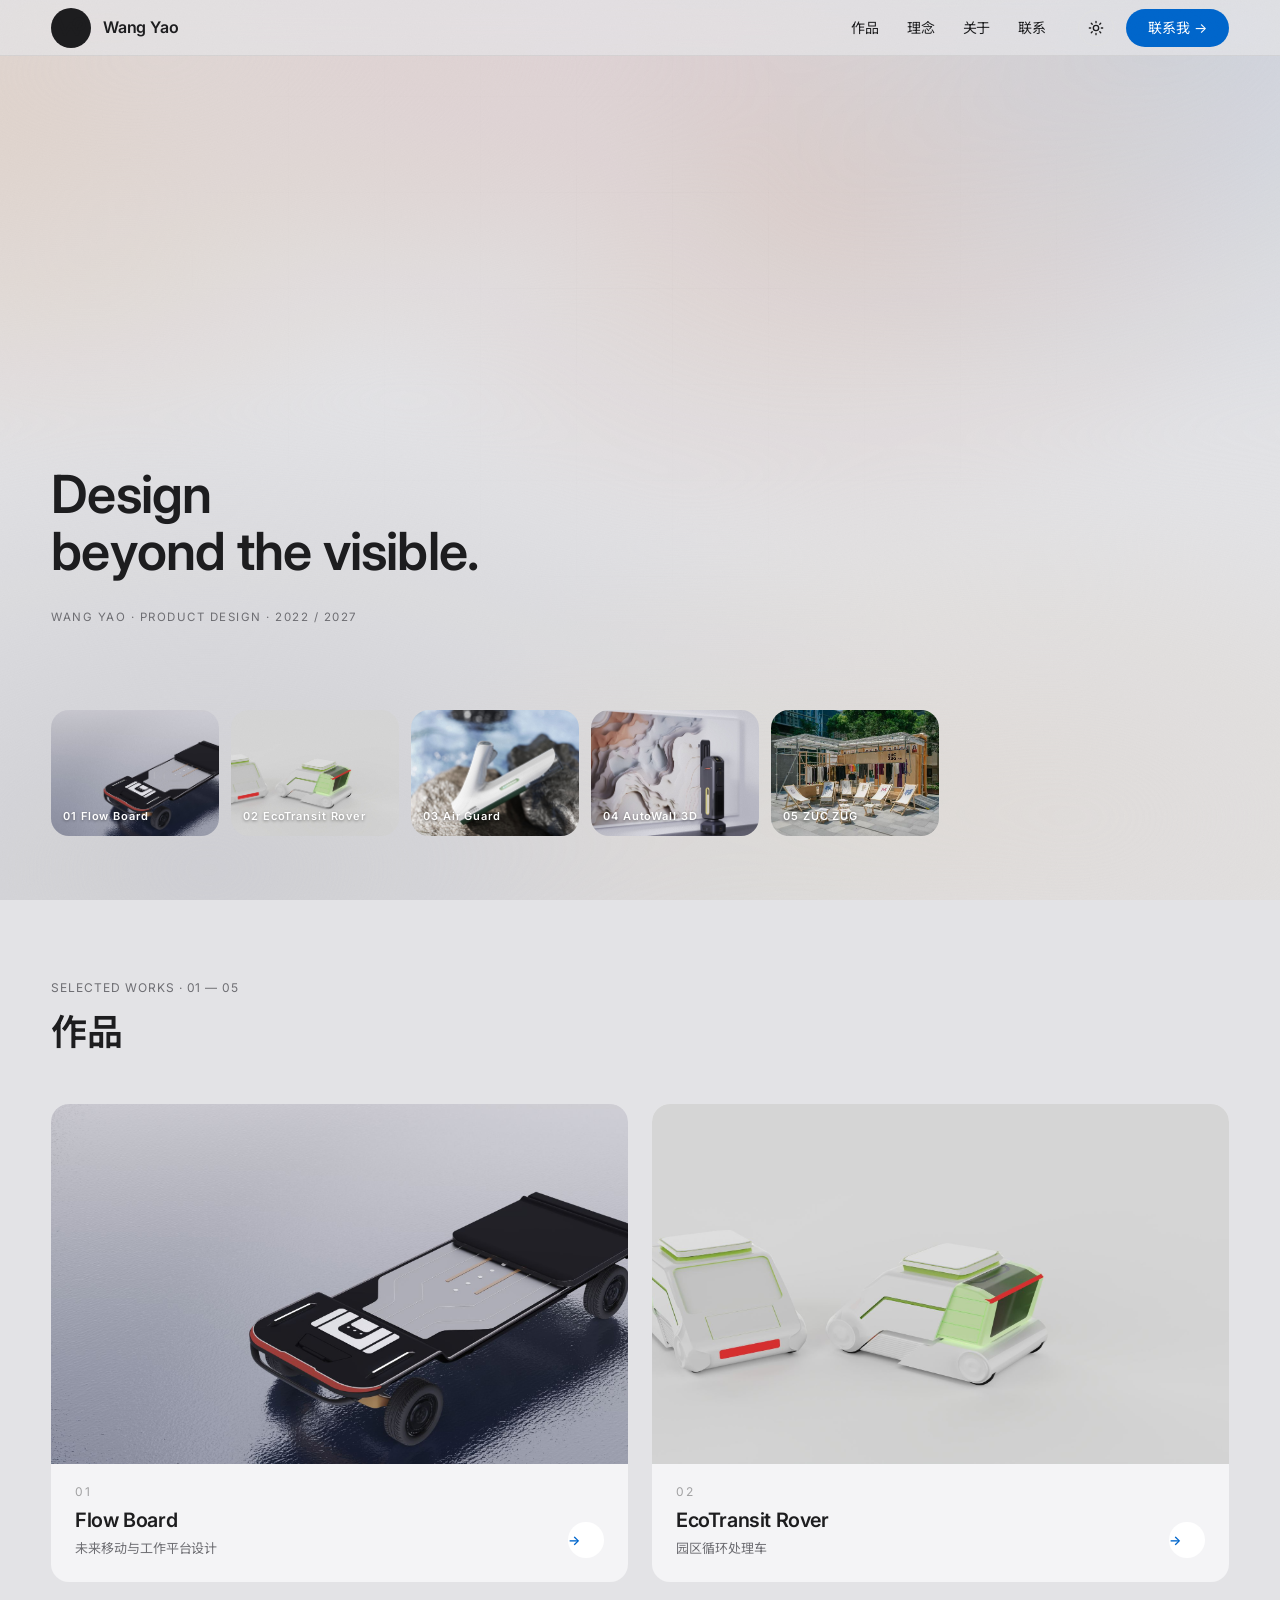
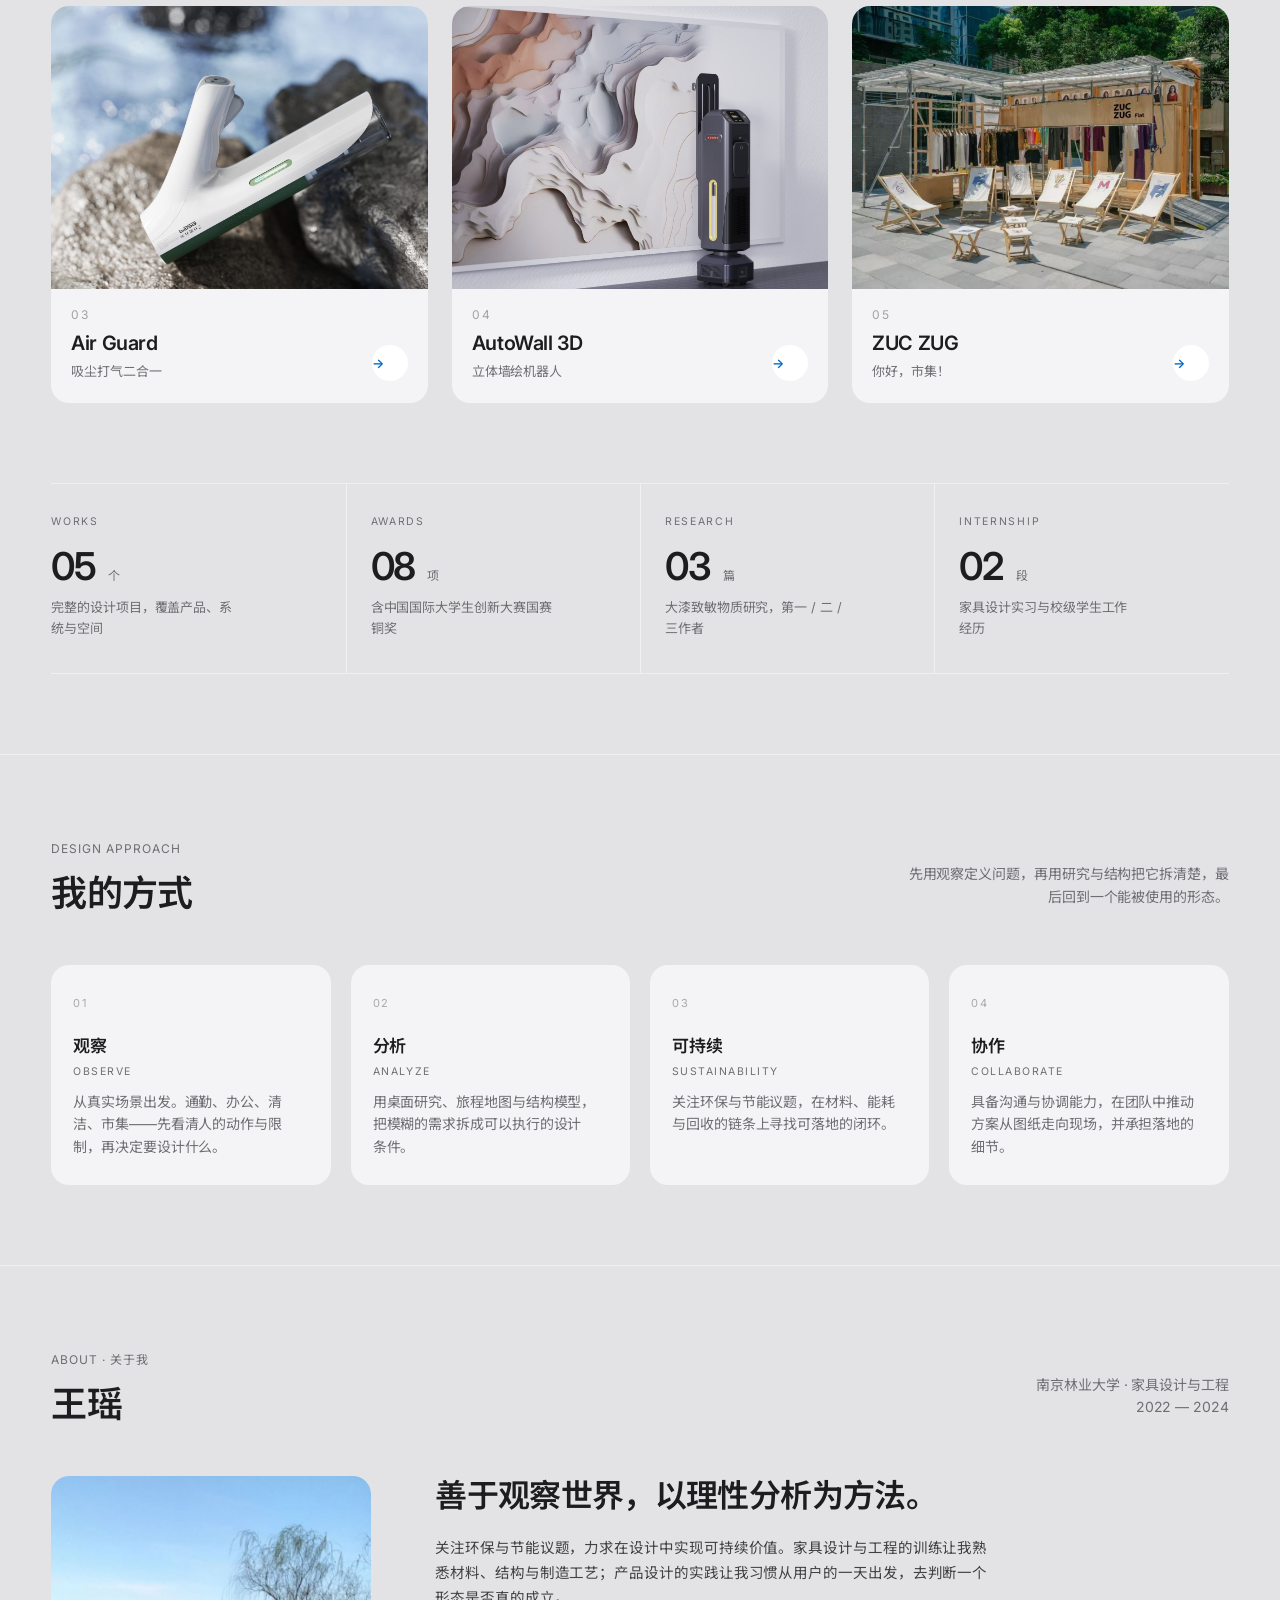
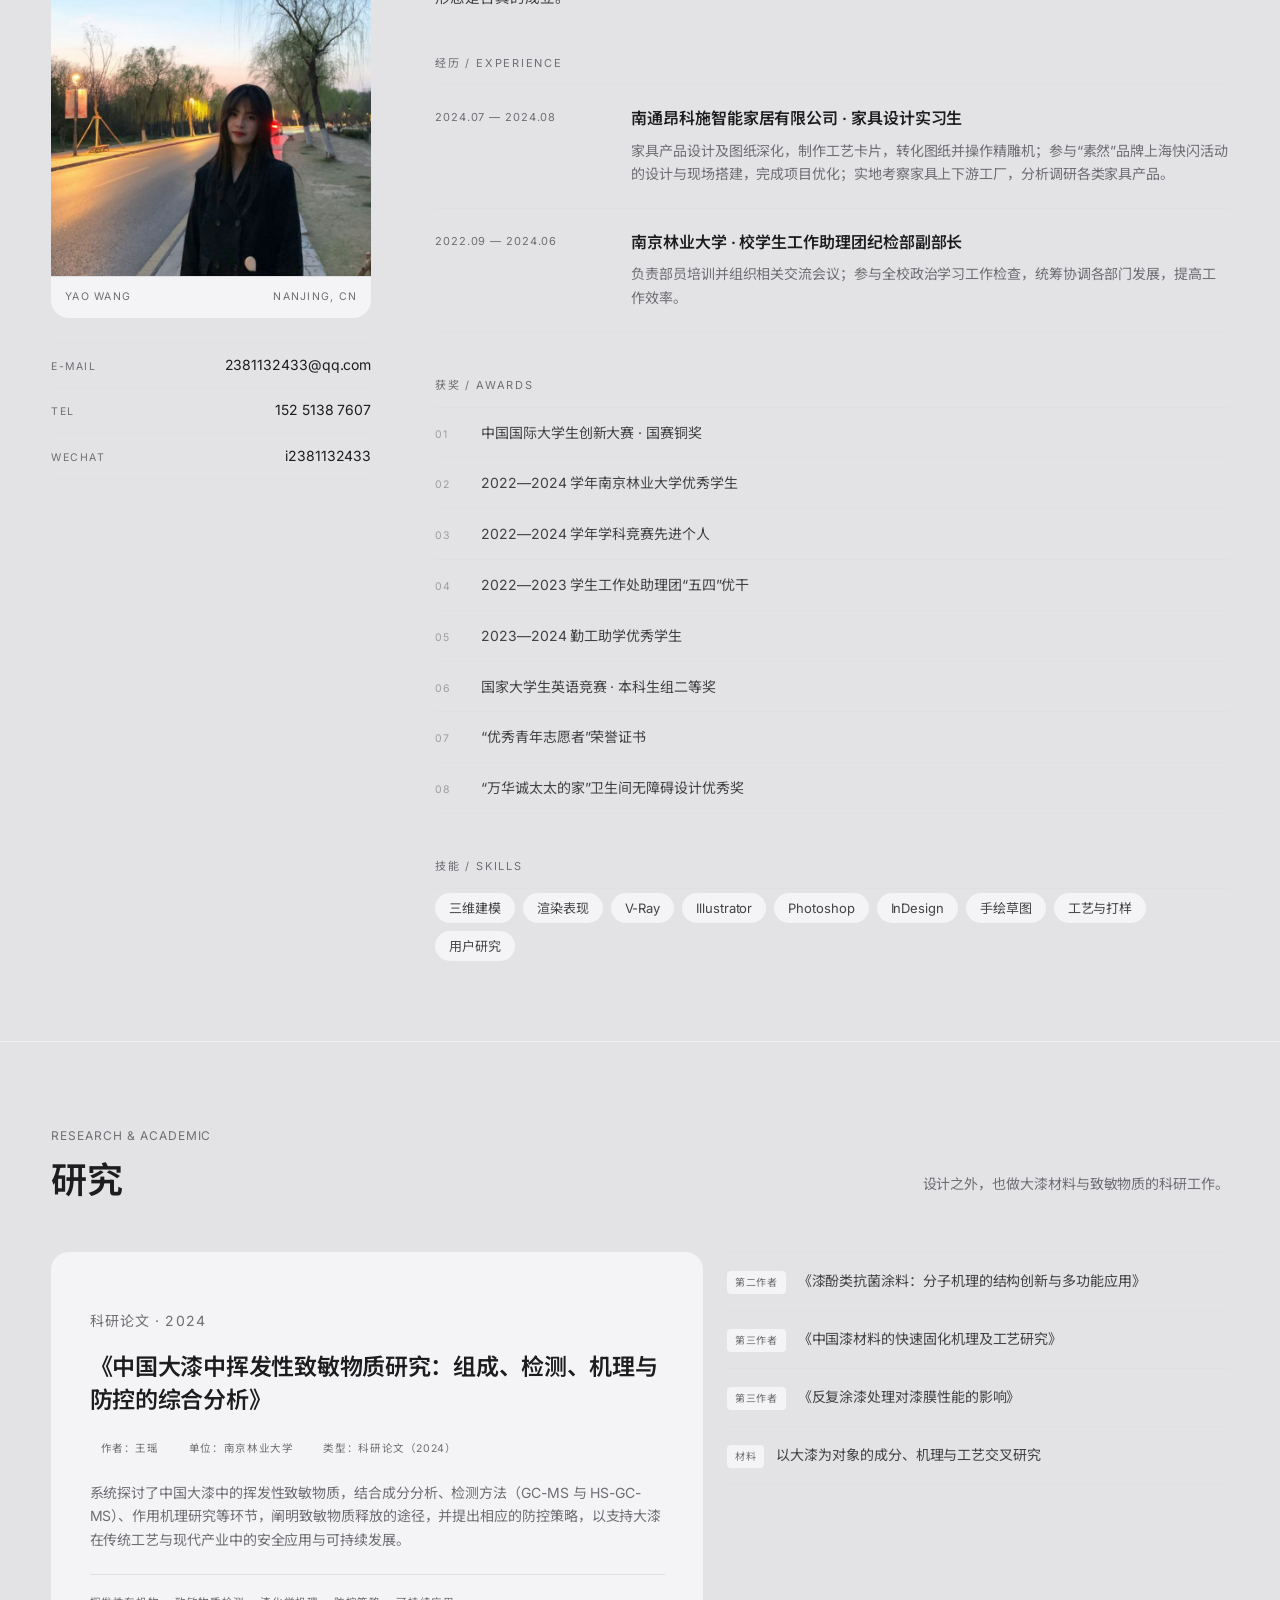
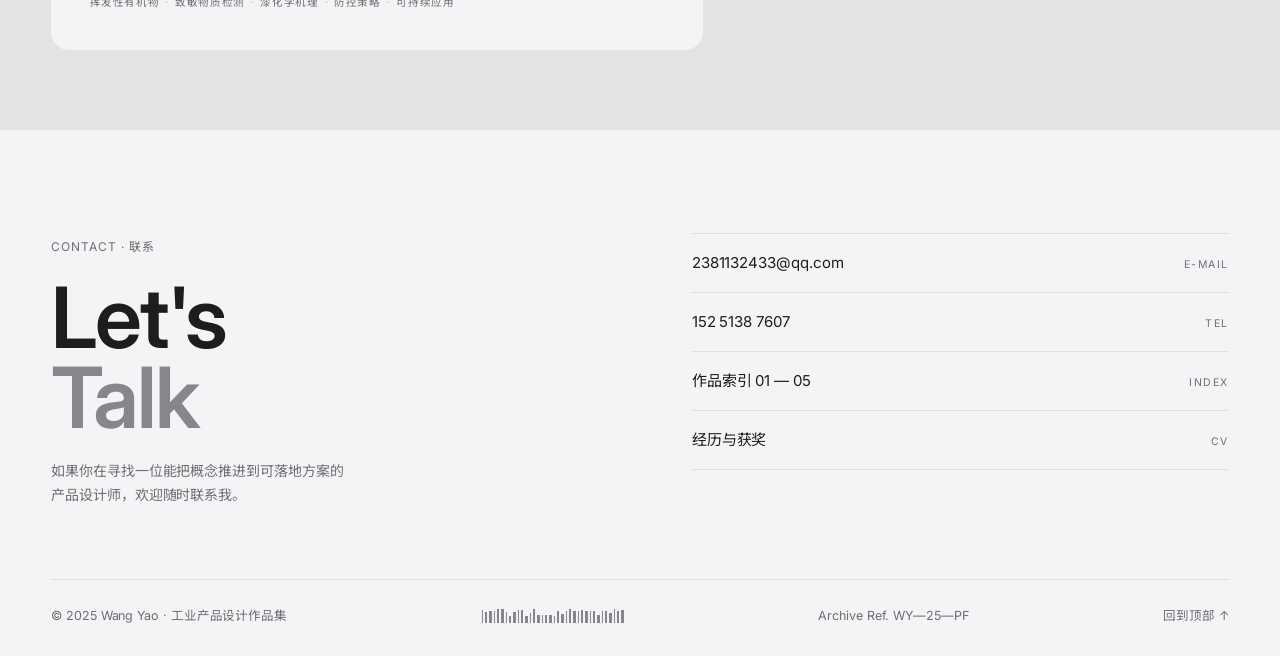
<file: index.html>
<!DOCTYPE html>
<html lang="zh-CN"><head>
<meta charset="utf-8">
<meta name="viewport" content="width=device-width, initial-scale=1">
<title>王瑶 WANG YAO — 工业产品设计作品集</title>
<meta name="description" content="王瑶，工业产品设计师，南京林业大学家具设计与工程专业。作品集包含 Flow Board、EcoTransit Rover、Air Guard、AutoWall 3D 与 ZUC ZUG 市集空间设计。">
<link rel="preconnect" href="https://fonts.googleapis.com">
<link rel="preconnect" href="https://fonts.gstatic.com" crossorigin="">
<link href="https://fonts.googleapis.com/css2?family=Inter:wght@300;400;600;700&amp;family=Noto+Sans+SC:wght@300;400;600;700&amp;display=swap" rel="stylesheet">
<link rel="icon" href="favicon.svg" type="image/svg+xml">
<link rel="stylesheet" href="assets/css/site.css">
</head>
<body class="home" id="top">
<div class="grain" aria-hidden="true"></div>
<div class="scroll-progress" aria-hidden="true"><i></i></div>

<header class="nav nav--hero" id="nav">
  <div class="container nav__inner">
    <a class="brand brand--hero" href="index.html">
      <span class="brand__mark">
        <svg viewBox="0 0 32 32" aria-hidden="true">
          <path class="brand-mark" d="M6 7h20v18H6z" opacity="0"/>
          <polyline class="brand-wire" points="4,7 10,22 16,12 22,22 28,7"/>
          <path class="brand-wire" d="M19 12c0-3 2-5 5-5s5 2 5 5-2 5-5 5"/>
        </svg>
      </span>
      <span class="brand__name">Wang Yao</span>
    </a>
    <nav class="nav__menu" id="menu">
      <a href="#works">作品</a>
      <a href="#approach">理念</a>
      <a href="#about">关于</a>
      <a href="#contact">联系</a>
    </nav>
    <div class="nav__right">
      <button class="theme-toggle" id="themeToggle" aria-label="切换深色模式">
        <svg viewBox="0 0 24 24" fill="none" stroke="currentColor" stroke-width="2" stroke-linecap="round" stroke-linejoin="round"><circle cx="12" cy="12" r="4"/><path d="M12 2v2M12 20v2M4.93 4.93l1.41 1.41M17.66 17.66l1.41 1.41M2 12h2M20 12h2M4.93 19.07l1.41-1.41M17.66 6.34l1.41-1.41"/></svg>
      </button>
      <a class="nav__cta" href="#contact">联系我 →</a>
      <button class="nav__burger" id="burger" aria-label="打开菜单" aria-expanded="false">
        <span></span><span></span>
      </button>
    </div>
  </div>
</header>

<main>
  <!-- ============================= HERO ============================= -->
  <section class="hero hero--aurora" id="hero">
    <div class="hero__aurora" aria-hidden="true"></div>
    <div class="container hero__aurora-inner">

      <div class="hero__aurora-body" data-reveal>
        <h1 class="hero__aurora-h" data-split>
          <span>Design</span><br>
          <span>beyond the visible.</span>
        </h1>
        <p class="hero__aurora-sub">WANG YAO · PRODUCT DESIGN · 2022 / 2027</p>
      </div>

      <!-- Hero 快速预览 strip -->
      <nav class="hero__quick-strip" aria-label="作品预览">
        <a class="hero__quick" href="work/flow-board.html" data-label="01 Flow Board">
          <img src="assets/img/flow-cover.jpg" alt="Flow Board 封面预览" loading="lazy">
        </a>
        <a class="hero__quick" href="work/ecotransit-rover.html" data-label="02 EcoTransit Rover">
          <img src="assets/img/rover-cover.jpg" alt="EcoTransit Rover 封面预览" loading="lazy">
        </a>
        <a class="hero__quick" href="work/air-guard.html" data-label="03 Air Guard">
          <img src="assets/img/air-cover.jpg" alt="Air Guard 封面预览" loading="lazy">
        </a>
        <a class="hero__quick" href="work/autowall-3d.html" data-label="04 AutoWall 3D">
          <img src="assets/img/auto-cover.jpg" alt="AutoWall 3D 封面预览" loading="lazy">
        </a>
        <a class="hero__quick" href="work/zuc-zug.html" data-label="05 ZUC ZUG">
          <img src="assets/img/zuc-yard.jpg" alt="ZUC ZUG 封面预览" loading="lazy">
        </a>
      </nav>

    </div>
  </section>

  <!-- ============================= WORKS ============================= -->
  <section class="container section" id="works">
    <div class="section-head section-head--simple">
      <p class="eyebrow">Selected Works · 01 — 05</p>
      <h2 data-split>作品</h2>
    </div>

    <div class="works-grid works-grid--compact" data-reveal>
      <a class="worktile worktile--lg" href="work/flow-board.html">
        <figure class="worktile__media"><img src="assets/img/flow-cover.jpg" alt="Flow Board 产品渲染"></figure>
        <div class="worktile__info">
          <div>
            <span class="worktile__idx">01</span>
            <h3>Flow Board</h3>
            <p>未来移动与工作平台设计</p>
          </div>
          <span class="worktile__arrow" aria-hidden="true">→</span>
        </div>
      </a>
      <a class="worktile worktile--lg" href="work/ecotransit-rover.html">
        <figure class="worktile__media"><img src="assets/img/rover-cover.jpg" alt="EcoTransit Rover"></figure>
        <div class="worktile__info">
          <div>
            <span class="worktile__idx">02</span>
            <h3>EcoTransit Rover</h3>
            <p>园区循环处理车</p>
          </div>
          <span class="worktile__arrow" aria-hidden="true">→</span>
        </div>
      </a>
      <a class="worktile worktile--sm" href="work/air-guard.html">
        <figure class="worktile__media"><img src="assets/img/air-cover.jpg" alt="Air Guard"></figure>
        <div class="worktile__info">
          <div>
            <span class="worktile__idx">03</span>
            <h3>Air Guard</h3>
            <p>吸尘打气二合一</p>
          </div>
          <span class="worktile__arrow" aria-hidden="true">→</span>
        </div>
      </a>
      <a class="worktile worktile--sm" href="work/autowall-3d.html">
        <figure class="worktile__media"><img src="assets/img/auto-cover.jpg" alt="AutoWall 3D"></figure>
        <div class="worktile__info">
          <div>
            <span class="worktile__idx">04</span>
            <h3>AutoWall 3D</h3>
            <p>立体墙绘机器人</p>
          </div>
          <span class="worktile__arrow" aria-hidden="true">→</span>
        </div>
      </a>
      <a class="worktile worktile--sm" href="work/zuc-zug.html">
        <figure class="worktile__media"><img src="assets/img/zuc-yard.jpg" alt="ZUC ZUG"></figure>
        <div class="worktile__info">
          <div>
            <span class="worktile__idx">05</span>
            <h3>ZUC ZUG</h3>
            <p>你好，市集！</p>
          </div>
          <span class="worktile__arrow" aria-hidden="true">→</span>
        </div>
      </a>
    </div>
  </section>
  <!-- ============================= STATS ============================= -->
  <section class="stats container">
    <div class="statrow" data-reveal>
      <div class="statrow__grid">
        <div class="stat">
          <dt>Works</dt>
          <dd><span data-count="5" data-pad="2">05</span><small>个</small></dd>
          <p>完整的设计项目，覆盖产品、系统与空间</p>
        </div>
        <div class="stat">
          <dt>Awards</dt>
          <dd><span data-count="8" data-pad="2">08</span><small>项</small></dd>
          <p>含中国国际大学生创新大赛国赛铜奖</p>
        </div>
        <div class="stat">
          <dt>Research</dt>
          <dd><span data-count="3" data-pad="2">03</span><small>篇</small></dd>
          <p>大漆致敏物质研究，第一 / 二 / 三作者</p>
        </div>
        <div class="stat">
          <dt>Internship</dt>
          <dd><span data-count="2" data-pad="2">02</span><small>段</small></dd>
          <p>家具设计实习与校级学生工作经历</p>
        </div>
      </div>
    </div>
  </section>

  <!-- ============================= APPROACH ============================= -->
  <section class="approach container" id="approach">
    <div class="section-head">
      <div>
        <p class="eyebrow">Design Approach</p>
        <h2 data-split>我的方式</h2>
      </div>
      <p class="note">先用观察定义问题，再用研究与结构把它拆清楚，最后回到一个能被使用的形态。</p>
    </div>

    <div class="steps">
      <article class="step" data-reveal>
        <span class="step__no">01</span>
        <h3>观察 <i>Observe</i></h3>
        <p>从真实场景出发。通勤、办公、清洁、市集——先看清人的动作与限制，再决定要设计什么。</p>
      </article>
      <article class="step" data-reveal style="--d:80ms">
        <span class="step__no">02</span>
        <h3>分析 <i>Analyze</i></h3>
        <p>用桌面研究、旅程地图与结构模型，把模糊的需求拆成可以执行的设计条件。</p>
      </article>
      <article class="step" data-reveal style="--d:160ms">
        <span class="step__no">03</span>
        <h3>可持续 <i>Sustainability</i></h3>
        <p>关注环保与节能议题，在材料、能耗与回收的链条上寻找可落地的闭环。</p>
      </article>
      <article class="step" data-reveal style="--d:240ms">
        <span class="step__no">04</span>
        <h3>协作 <i>Collaborate</i></h3>
        <p>具备沟通与协调能力，在团队中推动方案从图纸走向现场，并承担落地的细节。</p>
      </article>
    </div>
  </section>

  <!-- ============================= ABOUT ============================= -->
  <section class="about container" id="about">
    <div class="section-head">
      <div>
        <p class="eyebrow">About · 关于我</p>
        <h2 data-split>王瑶</h2>
      </div>
      <p class="note">南京林业大学 · 家具设计与工程<br>2022 — 2024</p>
    </div>

    <div class="aboutv">
      <div class="aboutv__side">
        <figure class="about__portrait" data-reveal>
          <img src="assets/img/portrait.jpg" alt="王瑶肖像">
          <figcaption><span>Yao Wang</span><span>Nanjing, CN</span></figcaption>
        </figure>
        <div class="about__contact">
          <div><span>E-mail</span><a href="mailto:2381132433@qq.com">2381132433@qq.com</a></div>
          <div><span>Tel</span><a href="tel:15251387607">152 5138 7607</a></div>
          <div><span>WeChat</span><span>i2381132433</span></div>
        </div>
      </div>

      <div class="aboutv__main">
        <div data-reveal>
          <h3>善于观察世界，以理性分析为方法。</h3>
          <p class="aboutv__lead">关注环保与节能议题，力求在设计中实现可持续价值。家具设计与工程的训练让我熟悉材料、结构与制造工艺；产品设计的实践让我习惯从用户的一天出发，去判断一个形态是否真的成立。</p>
        </div>

        <div class="sub-head"><h4>经历 / Experience</h4></div>
        <div class="timeline">
          <div class="timeline__item">
            <div class="timeline__date">2024.07 — 2024.08</div>
            <div>
              <h4>南通昂科施智能家居有限公司 · 家具设计实习生</h4>
              <p>家具产品设计及图纸深化，制作工艺卡片，转化图纸并操作精雕机；参与“素然”品牌上海快闪活动的设计与现场搭建，完成项目优化；实地考察家具上下游工厂，分析调研各类家具产品。</p>
            </div>
          </div>
          <div class="timeline__item">
            <div class="timeline__date">2022.09 — 2024.06</div>
            <div>
              <h4>南京林业大学 · 校学生工作助理团纪检部副部长</h4>
              <p>负责部员培训并组织相关交流会议；参与全校政治学习工作检查，统筹协调各部门发展，提高工作效率。</p>
            </div>
          </div>
        </div>

        <div class="sub-head"><h4>获奖 / Awards</h4></div>
        <ul class="awards">
          <li><i>01</i>中国国际大学生创新大赛 · 国赛铜奖</li>
          <li><i>02</i>2022—2024 学年南京林业大学优秀学生</li>
          <li><i>03</i>2022—2024 学年学科竞赛先进个人</li>
          <li><i>04</i>2022—2023 学生工作处助理团“五四”优干</li>
          <li><i>05</i>2023—2024 勤工助学优秀学生</li>
          <li><i>06</i>国家大学生英语竞赛 · 本科生组二等奖</li>
          <li><i>07</i>“优秀青年志愿者”荣誉证书</li>
          <li><i>08</i>“万华诚太太的家”卫生间无障碍设计优秀奖</li>
        </ul>

        <div class="sub-head"><h4>技能 / Skills</h4></div>
        <div class="skills">
          <span>三维建模</span><span>渲染表现</span><span>V-Ray</span>
          <span>Illustrator</span><span>Photoshop</span><span>InDesign</span>
          <span>手绘草图</span><span>工艺与打样</span><span>用户研究</span>
        </div>
      </div>
    </div>
  </section>

  <!-- ============================= RESEARCH ============================= -->
  <section class="research container" id="research">
    <div class="section-head">
      <div>
        <p class="eyebrow">Research &amp; Academic</p>
        <h2 data-split>研究</h2>
      </div>
      <p class="note">设计之外，也做大漆材料与致敏物质的科研工作。</p>
    </div>

    <div class="research__grid" data-reveal>
      <div class="research__paper">
        <p class="eyebrow">科研论文 · 2024</p>
        <h3>《中国大漆中挥发性致敏物质研究：组成、检测、机理与防控的综合分析》</h3>
        <div class="role">
          <span>作者：王瑶</span><span>单位：南京林业大学</span><span>类型：科研论文（2024）</span>
        </div>
        <p>系统探讨了中国大漆中的挥发性致敏物质，结合成分分析、检测方法（GC-MS 与 HS-GC-MS）、作用机理研究等环节，阐明致敏物质释放的途径，并提出相应的防控策略，以支持大漆在传统工艺与现代产业中的安全应用与可持续发展。</p>
        <div class="keywords">
          <span>挥发性有机物</span><span>致敏物质检测</span><span>漆化学机理</span><span>防控策略</span><span>可持续应用</span>
        </div>
      </div>

      <div class="research__side">
        <ul>
          <li><span class="tag">第二作者</span>《漆酚类抗菌涂料：分子机理的结构创新与多功能应用》</li>
          <li><span class="tag">第三作者</span>《中国漆材料的快速固化机理及工艺研究》</li>
          <li><span class="tag">第三作者</span>《反复涂漆处理对漆膜性能的影响》</li>
          <li><span class="tag">材料</span>以大漆为对象的成分、机理与工艺交叉研究</li>
        </ul>
      </div>
    </div>
  </section>
</main>

<!-- ============================= FOOTER ============================= -->
<footer class="footer" id="contact">
  <div class="container">
    <div class="footer__top">
      <div>
        <p class="eyebrow">Contact · 联系</p>
        <h2 class="footer__title">Let's<br><span>Talk</span></h2>
        <p class="footer__note">如果你在寻找一位能把概念推进到可落地方案的产品设计师，欢迎随时联系我。</p>
      </div>
      <div class="footer__links">
        <a href="mailto:2381132433@qq.com"><span>2381132433@qq.com</span><span class="k">E-mail</span></a>
        <a href="tel:15251387607"><span>152 5138 7607</span><span class="k">Tel</span></a>
        <a href="#works"><span>作品索引 01 — 05</span><span class="k">Index</span></a>
        <a href="#about"><span>经历与获奖</span><span class="k">CV</span></a>
      </div>
    </div>
    <div class="footer__bottom">
      <span>© 2025 Wang Yao · 工业产品设计作品集</span>
      <span class="barcode" aria-hidden="true"><i style="width: 1px; height: 90%;"></i><i style="width: 2px; height: 75%;"></i><i style="width: 3px; height: 84%;"></i><i style="width: 1px; height: 85%;"></i><i style="width: 2px; height: 94%;"></i><i style="width: 3px; height: 99%;"></i><i style="width: 1px; height: 72%;"></i><i style="width: 2px; height: 49%;"></i><i style="width: 3px; height: 78%;"></i><i style="width: 1px; height: 91%;"></i><i style="width: 2px; height: 92%;"></i><i style="width: 3px; height: 49%;"></i><i style="width: 1px; height: 66%;"></i><i style="width: 2px; height: 95%;"></i><i style="width: 3px; height: 52%;"></i><i style="width: 1px; height: 53%;"></i><i style="width: 2px; height: 54%;"></i><i style="width: 3px; height: 55%;"></i><i style="width: 1px; height: 48%;"></i><i style="width: 2px; height: 85%;"></i><i style="width: 3px; height: 62%;"></i><i style="width: 1px; height: 79%;"></i><i style="width: 2px; height: 96%;"></i><i style="width: 3px; height: 85%;"></i><i style="width: 1px; height: 82%;"></i><i style="width: 2px; height: 91%;"></i><i style="width: 3px; height: 84%;"></i><i style="width: 1px; height: 85%;"></i><i style="width: 2px; height: 82%;"></i><i style="width: 3px; height: 55%;"></i><i style="width: 1px; height: 84%;"></i><i style="width: 2px; height: 81%;"></i><i style="width: 3px; height: 70%;"></i><i style="width: 1px; height: 99%;"></i><i style="width: 2px; height: 84%;"></i><i style="width: 3px; height: 89%;"></i></span>
      <span>Archive Ref. WY—25—PF</span>
      <a href="#top">回到顶部 ↑</a>
    </div>
  </div>
</footer>

<div class="lightbox" id="lightbox" aria-hidden="true"><img alt=""></div>

<script src="assets/js/site.js"></script>

</body></html>
</file>
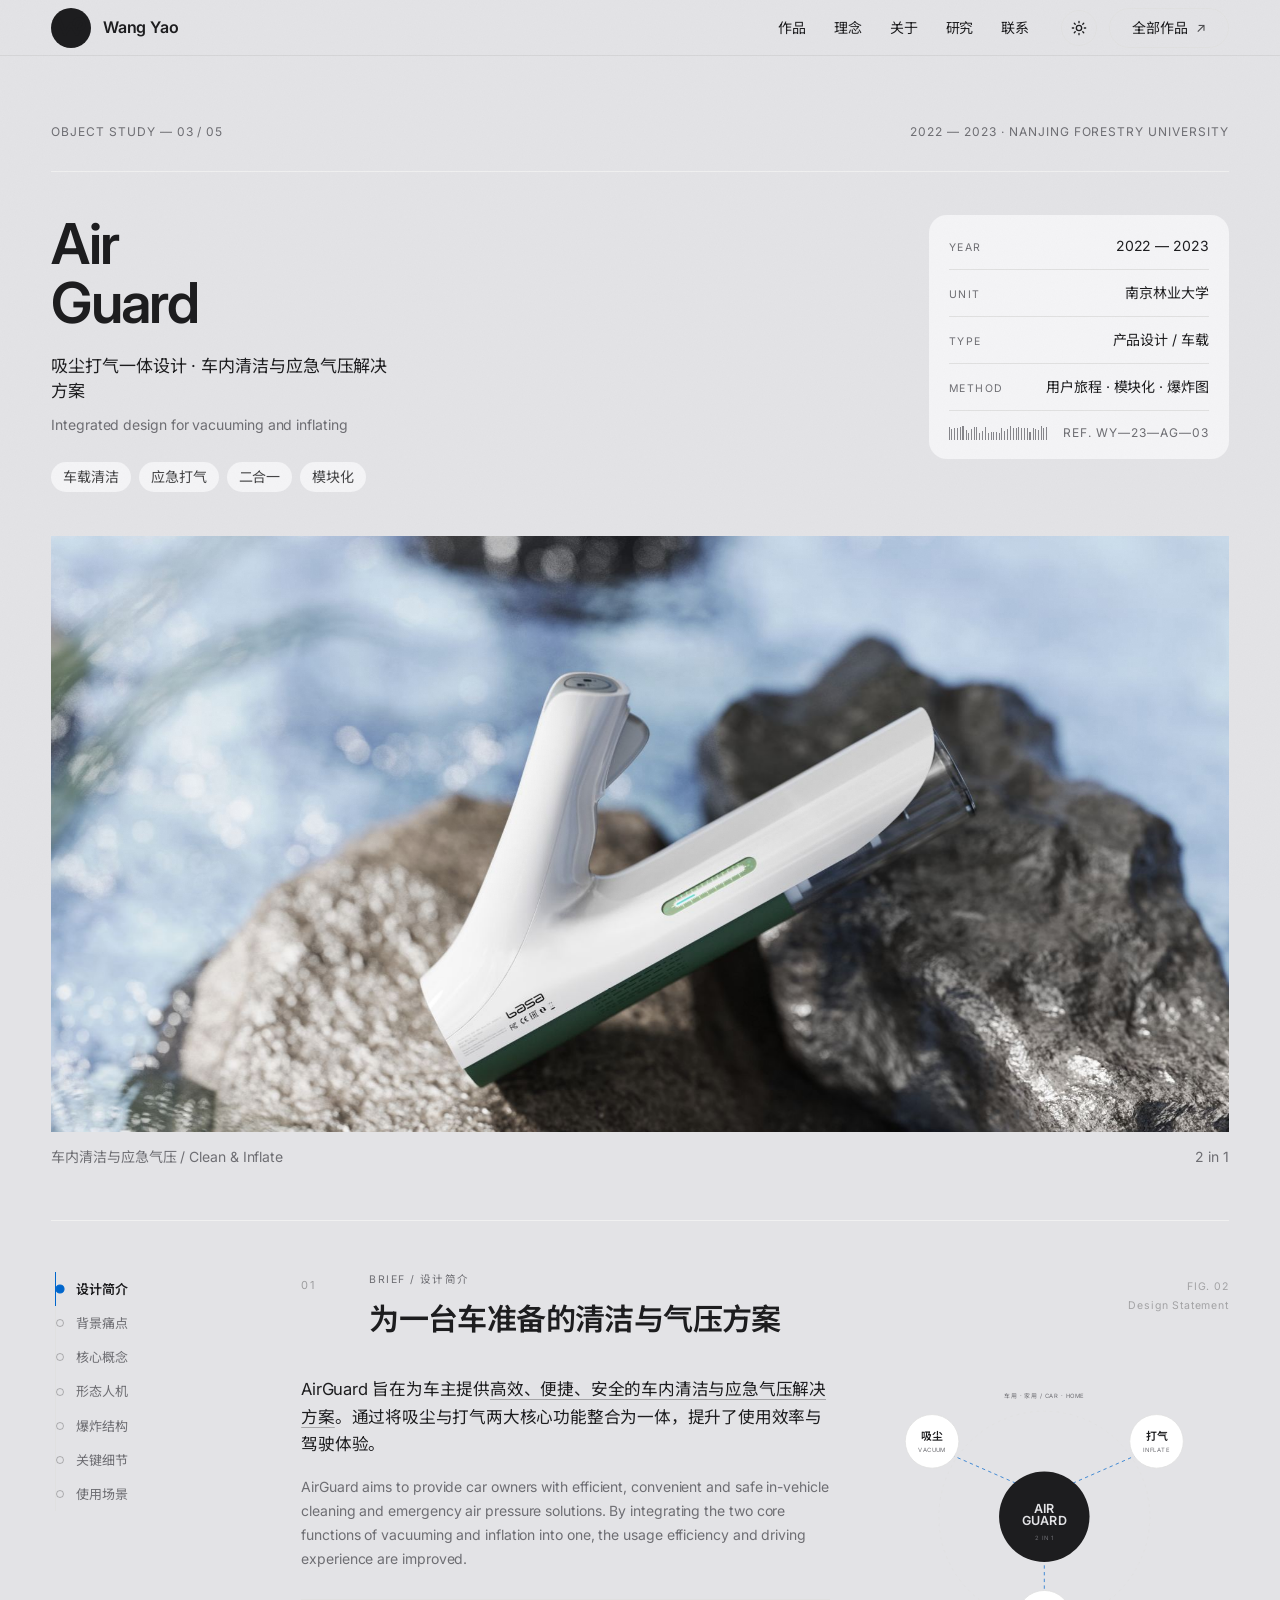
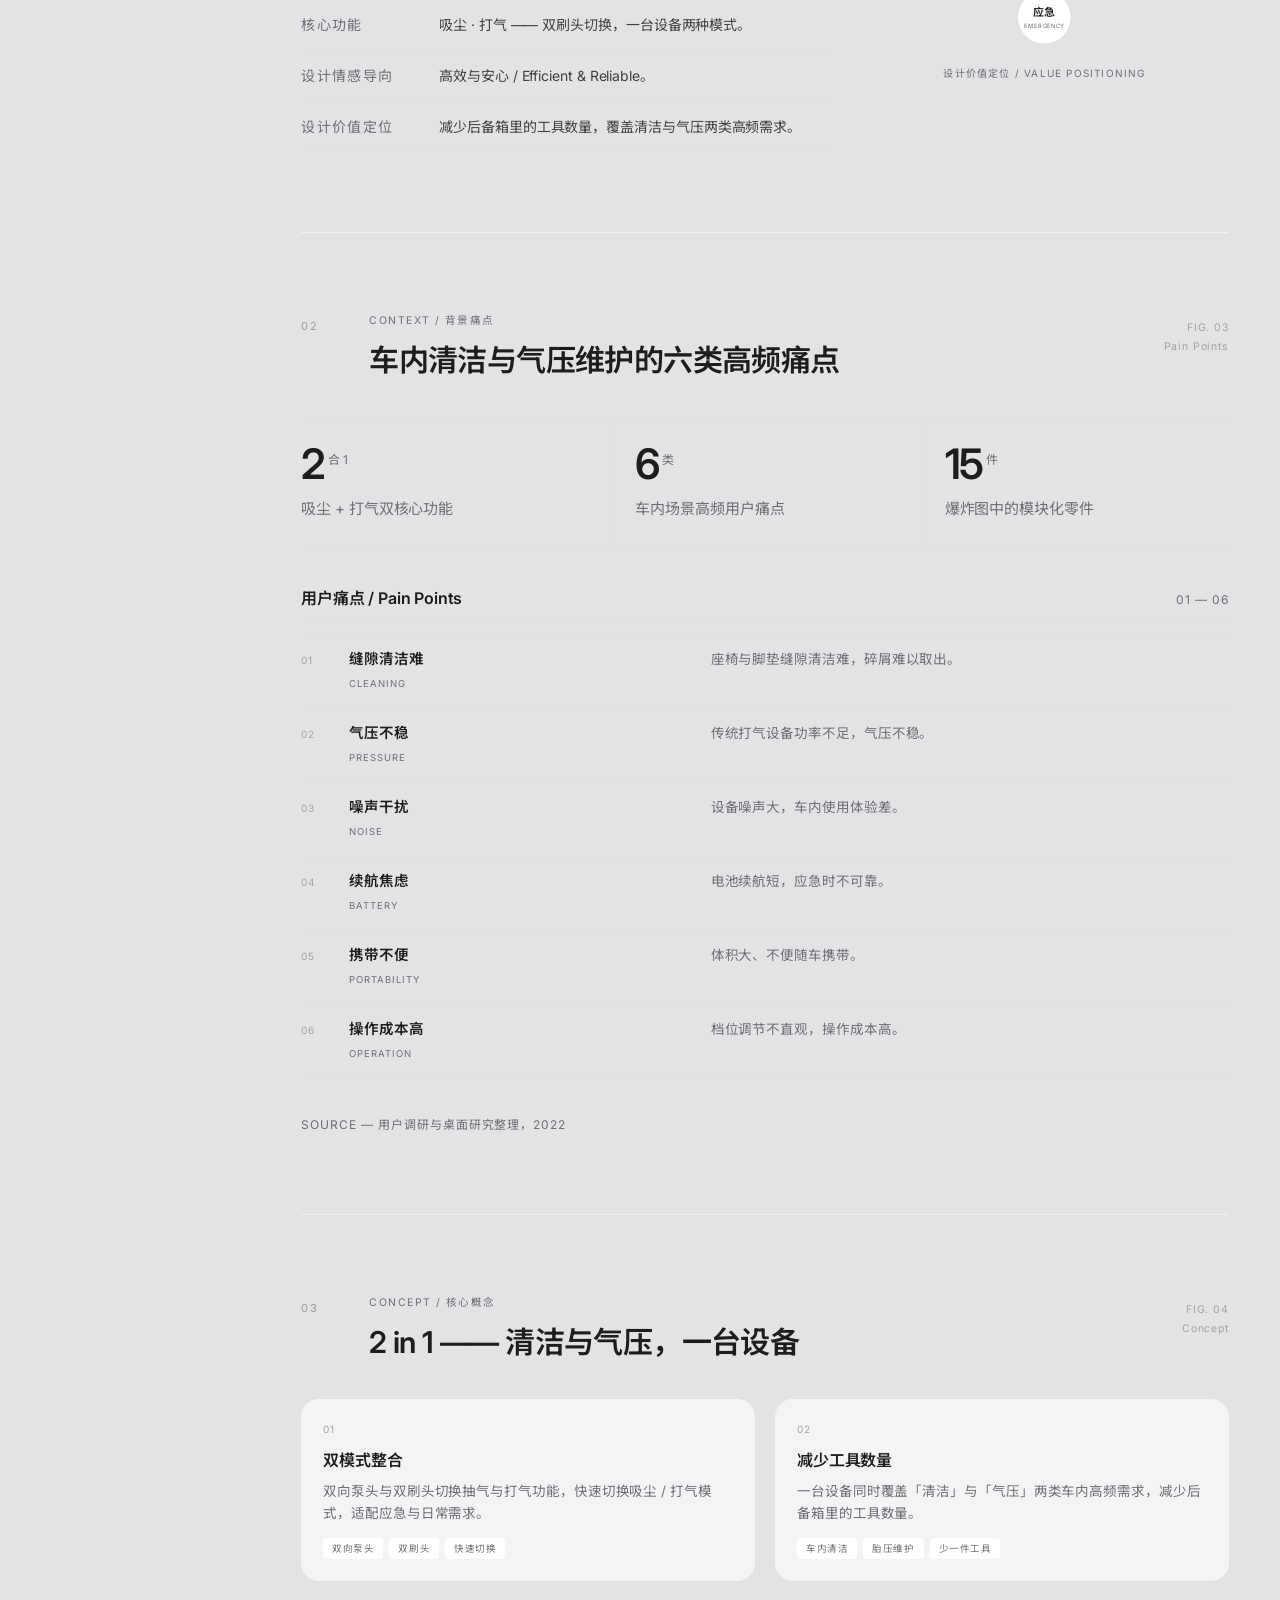
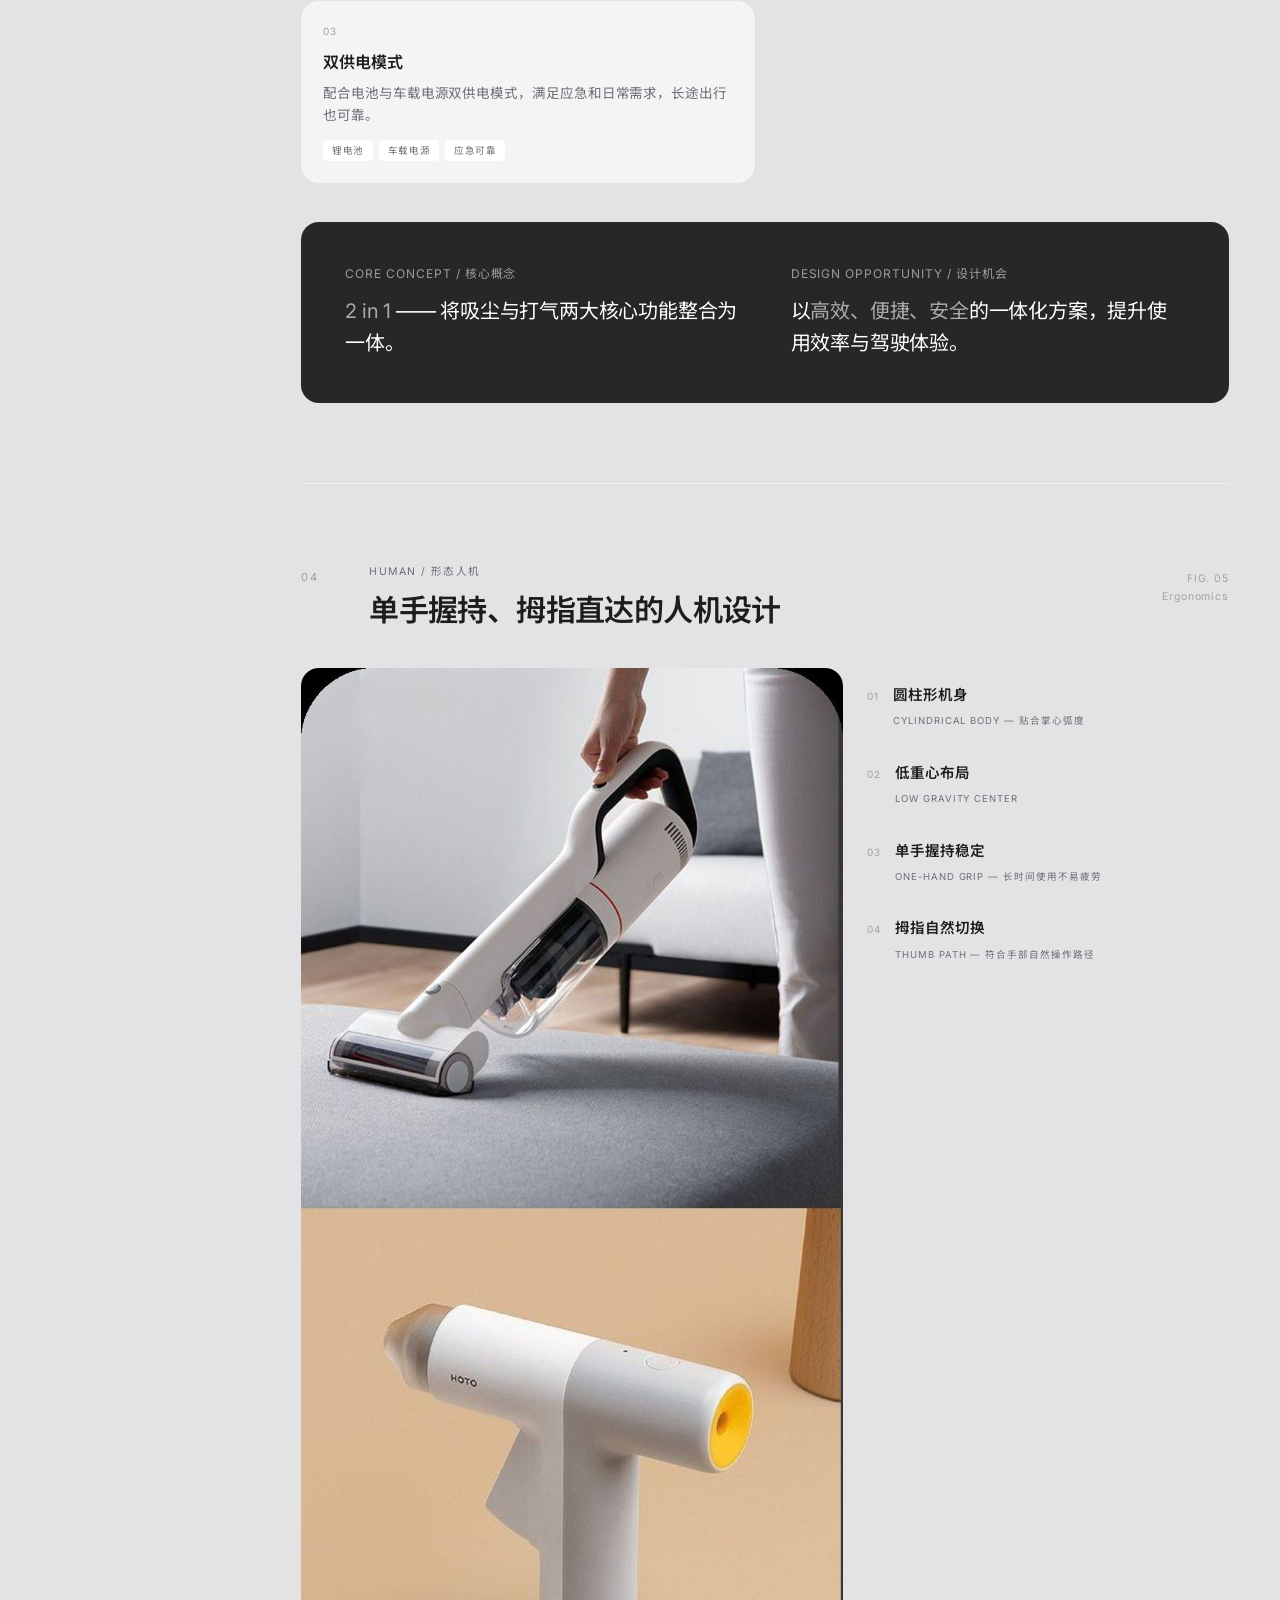
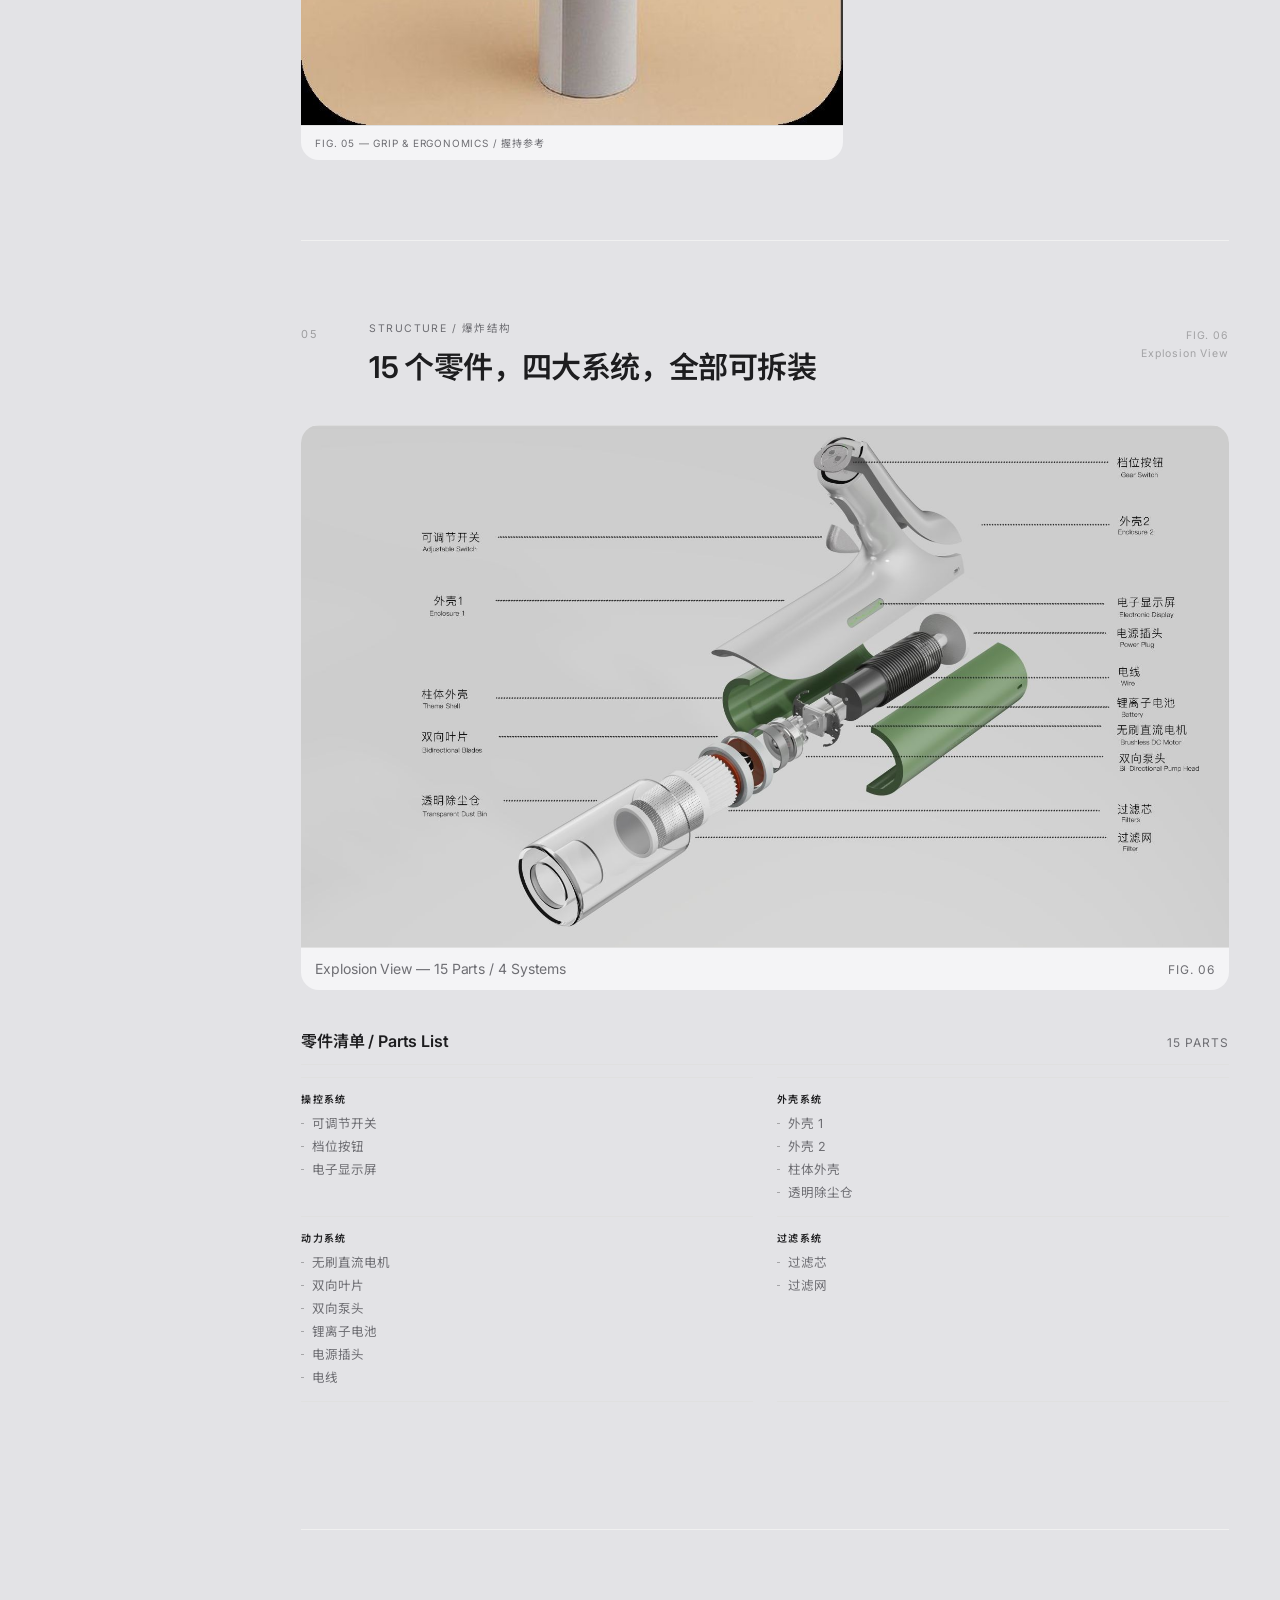
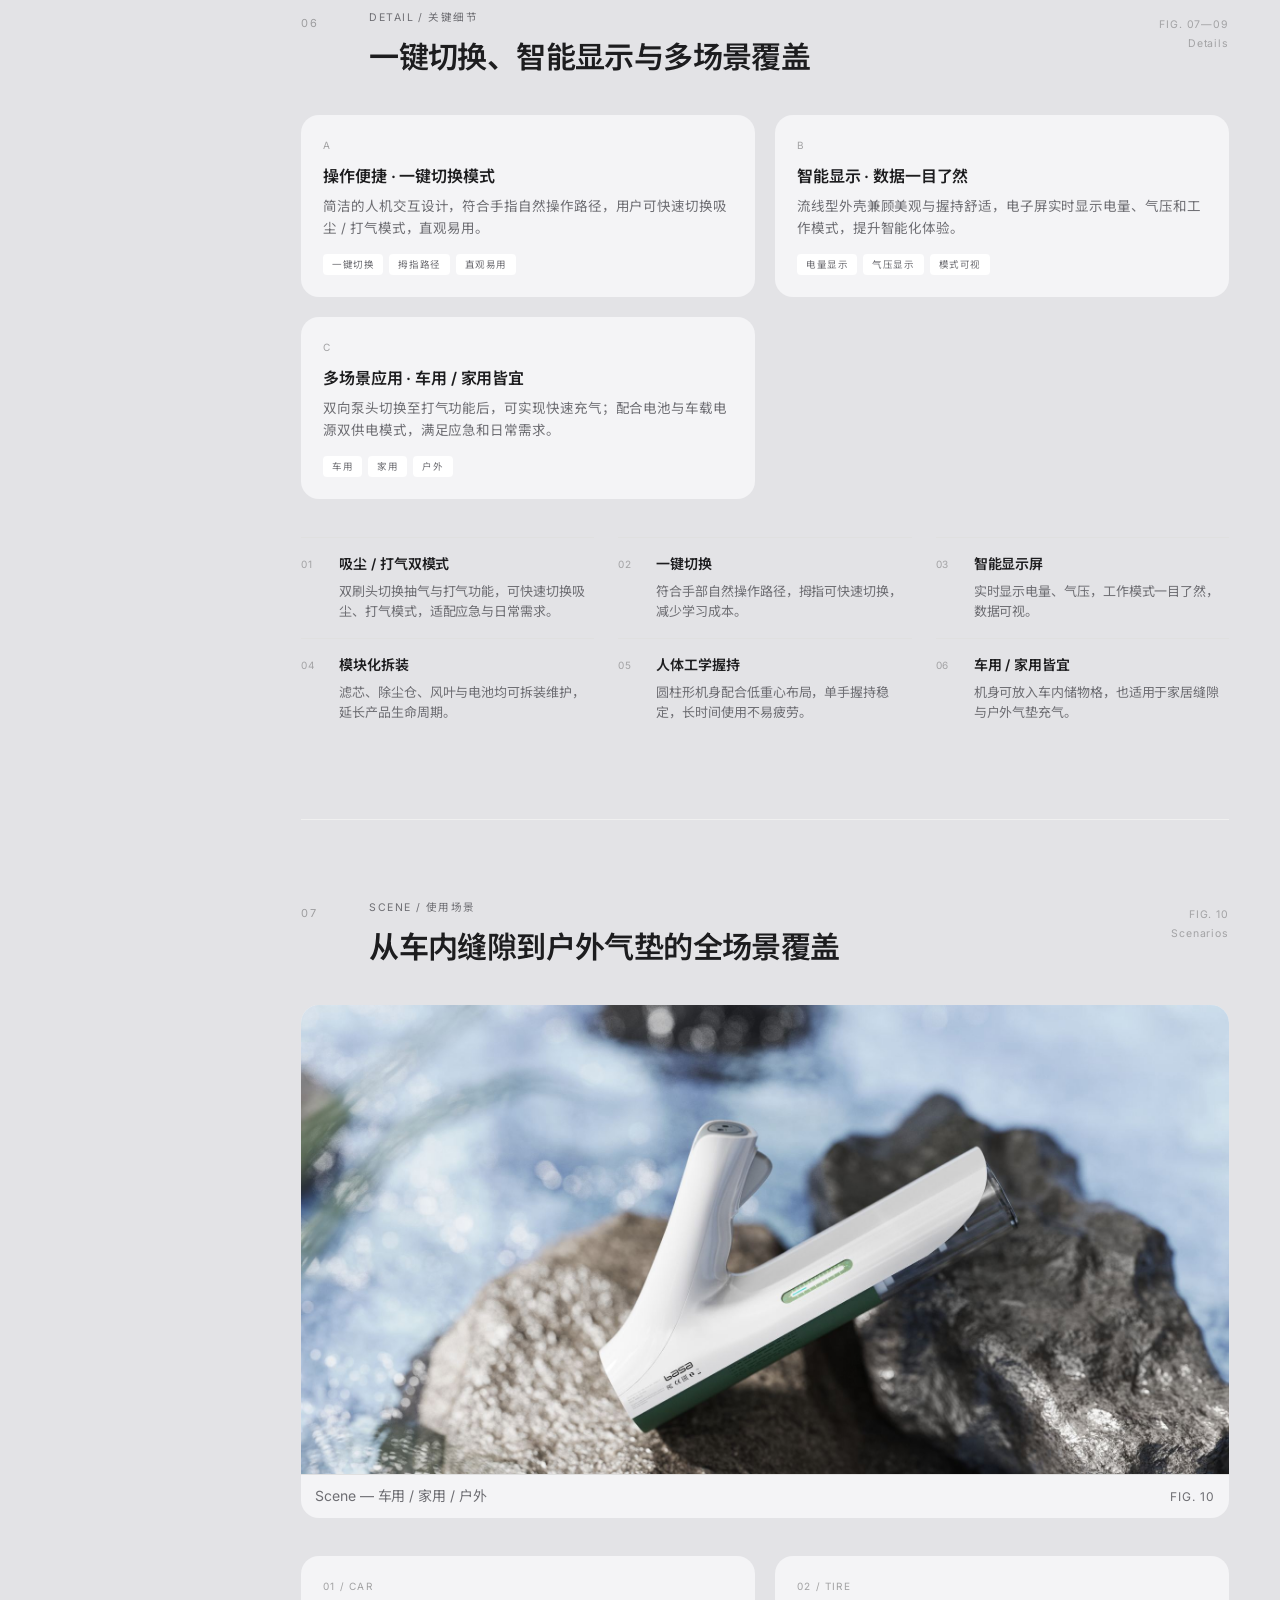
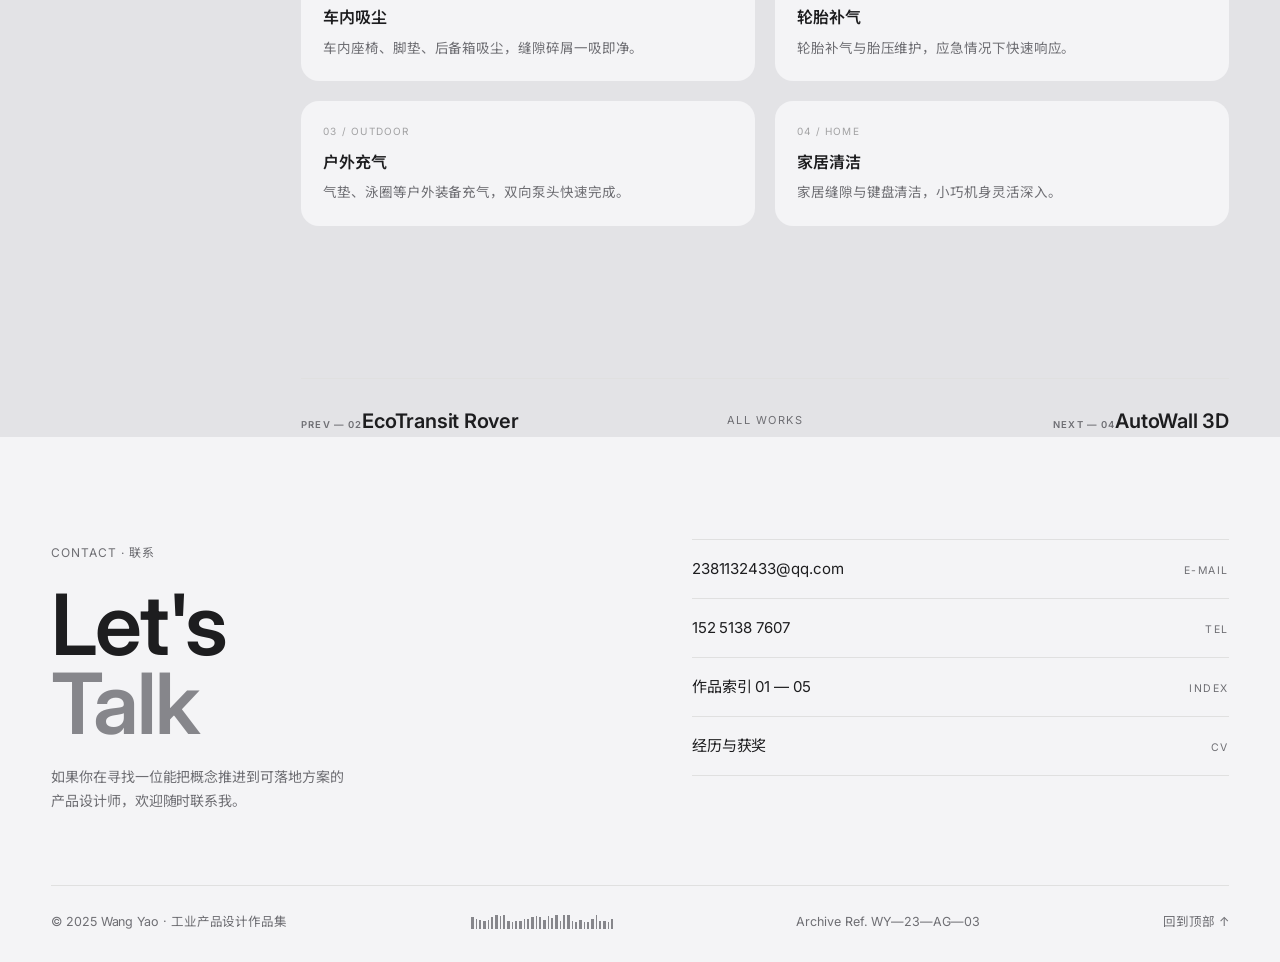
<file: work/air-guard.html>
<!DOCTYPE html>
<html lang="zh-CN">
<head>
<meta charset="utf-8">
<meta name="viewport" content="width=device-width, initial-scale=1">
<title>Air Guard — 王瑶 WANG YAO</title>
<meta name="description" content="Air Guard：吸尘打气一体设计，将吸尘与打气两大核心功能整合为一体，为车主提供高效、便捷、安全的车内清洁与应急气压解决方案。">
<link rel="preconnect" href="https://fonts.googleapis.com">
<link rel="preconnect" href="https://fonts.gstatic.com" crossorigin>
<link href="https://fonts.googleapis.com/css2?family=Inter:wght@300;400;600;700&amp;family=Noto+Sans+SC:wght@300;400;600;700&amp;display=swap" rel="stylesheet">
<link rel="icon" href="../favicon.svg" type="image/svg+xml">
<link rel="stylesheet" href="../assets/css/site.css">
</head>
<body id="top">
<div class="grain" aria-hidden="true"></div>
<div class="proj-progress" aria-hidden="true"><i></i></div>

<header class="nav" id="nav">
  <div class="container nav__inner">
    <a class="brand" href="../index.html">
      <span class="brand__mark">
        <svg viewBox="0 0 32 32" aria-hidden="true">
          <path class="brand-mark" d="M6 7h20v18H6z" opacity="0"/>
          <polyline class="brand-wire" points="4,7 10,22 16,12 22,22 28,7"/>
          <path class="brand-wire" d="M19 12c0-3 2-5 5-5s5 2 5 5-2 5-5 5"/>
        </svg>
      </span>
      <span class="brand__name">Wang Yao</span>
    </a>
    <nav class="nav__menu" id="menu">
      <a href="../index.html#works">作品</a>
      <a href="../index.html#approach">理念</a>
      <a href="../index.html#about">关于</a>
      <a href="../index.html#research">研究</a>
      <a href="../index.html#contact">联系</a>
    </nav>
    <div class="nav__right">
      <button class="theme-toggle" id="themeToggle" aria-label="切换深色模式">
        <svg viewBox="0 0 24 24" fill="none" stroke="currentColor" stroke-width="2" stroke-linecap="round" stroke-linejoin="round"><circle cx="12" cy="12" r="4"/><path d="M12 2v2M12 20v2M4.93 4.93l1.41 1.41M17.66 17.66l1.41 1.41M2 12h2M20 12h2M4.93 19.07l1.41-1.41M17.66 6.34l1.41-1.41"/></svg>
      </button>
      <a class="btn btn--ghost" href="../index.html#works">全部作品 <span class="btn__arrow">↗</span></a>
      <button class="nav__burger" id="burger" aria-label="打开菜单" aria-expanded="false">
        <span></span><span></span>
      </button>
    </div>
  </div>
</header>

<main class="proj container" style="--pc:#8AA6C8; --pc-ink:#4A6C90">

  <!-- ================= HEAD ================= -->
  <header class="proj-head">
    <div class="proj-head__top">
      <p class="eyebrow">Object Study — 03 / 05</p>
      <p class="mono">2022 — 2023 · Nanjing Forestry University</p>
    </div>

    <div class="proj-head__main">
      <div>
        <h1 class="proj-title" data-split>Air<br>Guard</h1>
        <p class="proj-sub">吸尘打气一体设计 · 车内清洁与应急气压解决方案</p>
        <p class="proj-sub-en">Integrated design for vacuuming and inflating</p>
        <ul class="proj-tags">
          <li>车载清洁</li>
          <li>应急打气</li>
          <li>二合一</li>
          <li>模块化</li>
        </ul>
      </div>

      <div class="proj-meta">
        <div class="proj-meta__row"><span>Year</span><b>2022 — 2023</b></div>
        <div class="proj-meta__row"><span>Unit</span><b>南京林业大学</b></div>
        <div class="proj-meta__row"><span>Type</span><b>产品设计 / 车载</b></div>
        <div class="proj-meta__row"><span>Method</span><b>用户旅程 · 模块化 · 爆炸图</b></div>
        <div class="proj-meta__foot">
          <span class="barcode" aria-hidden="true"></span>
          <span class="mono">Ref. WY—23—AG—03</span>
        </div>
      </div>
    </div>
  </header>

  <!-- ================= HERO ================= -->
  <figure class="proj-hero" data-drift>
    <div class="proj-hero__frame pan" data-pan>
      <img src="../assets/img/air-cover.jpg" alt="Air Guard 产品场景渲染" fetchpriority="high">
      <div class="proj-hero__hud">
        <span class="mono">Fig. 01 — Clean &amp; Inflate</span>
        <span class="mono">2 in 1</span>
      </div>
    </div>
    <figcaption class="proj-hero__cap">
      <span>车内清洁与应急气压 / Clean &amp; Inflate</span>
      <span>2 in 1</span>
    </figcaption>
  </figure>

  <!-- mobile module index -->
  <nav class="proj-index" aria-label="模块索引">
    <a href="#m01">01 简介</a>
    <a href="#m02">02 痛点</a>
    <a href="#m03">03 概念</a>
    <a href="#m04">04 人机</a>
    <a href="#m05">05 结构</a>
    <a href="#m06">06 细节</a>
    <a href="#m07">07 场景</a>
  </nav>

  <div class="proj-body">

    <!-- ================= RAIL ================= -->
    <aside class="proj-rail">
      <p class="rail__title mono">Index / 模块</p>
      <nav class="rail">
        <a href="#m01" class="is-active"><i>01</i><b>设计简介</b></a>
        <a href="#m02"><i>02</i><b>背景痛点</b></a>
        <a href="#m03"><i>03</i><b>核心概念</b></a>
        <a href="#m04"><i>04</i><b>形态人机</b></a>
        <a href="#m05"><i>05</i><b>爆炸结构</b></a>
        <a href="#m06"><i>06</i><b>关键细节</b></a>
        <a href="#m07"><i>07</i><b>使用场景</b></a>
      </nav>
      <p class="rail__note mono">07 Modules<br>Scroll ↓</p>
    </aside>

    <article class="proj-main">

      <!-- ============ 01 BRIEF ============ -->
      <section class="mod" id="m01">
        <header class="mod__head" data-reveal>
          <span class="mod__no">01</span>
          <div>
            <p class="mod__kicker">Brief / 设计简介</p>
            <h2 class="mod__title">为一台车准备的清洁与气压方案</h2>
          </div>
          <p class="mod__meta">FIG. 02<br>Design Statement</p>
        </header>

        <div class="mod__body g12">
          <div class="c-7" data-reveal style="--d:80ms">
            <p class="brief-lead">AirGuard 旨在为车主提供<em>高效、便捷、安全的车内清洁与应急气压解决方案</em>。通过将吸尘与打气两大核心功能整合为一体，提升了使用效率与驾驶体验。</p>
            <p class="brief-en">AirGuard aims to provide car owners with efficient, convenient and safe in-vehicle cleaning and emergency air pressure solutions. By integrating the two core functions of vacuuming and inflation into one, the usage efficiency and driving experience are improved.</p>
            <dl class="brief-rows">
              <div>
                <dt>核心功能</dt>
                <dd>吸尘 · 打气 —— 双刷头切换，一台设备两种模式。</dd>
              </div>
              <div>
                <dt>设计情感导向</dt>
                <dd>高效与安心 / Efficient &amp; Reliable。</dd>
              </div>
              <div>
                <dt>设计价值定位</dt>
                <dd>减少后备箱里的工具数量，覆盖清洁与气压两类高频需求。</dd>
              </div>
            </dl>
          </div>

          <div class="c-5 vmap-wrap" data-reveal style="--d:180ms">
            <svg class="vmap" viewBox="0 0 440 330" role="img" aria-label="设计价值定位：以 Air Guard 为中心，连接吸尘、打气与应急">
              <circle cx="220" cy="168" r="126" fill="none" stroke="var(--line)" stroke-width="1" stroke-dasharray="3 5"/>
              <g stroke="var(--accent)" stroke-width="1" stroke-dasharray="4 4" fill="none" opacity="0.85">
                <path d="M186 128 L104 92"/>
                <path d="M254 128 L336 92"/>
                <path d="M220 218 L220 264"/>
              </g>
              <circle cx="220" cy="168" r="54" fill="var(--ink)"/>
              <text class="vmap__core" x="220" y="164" text-anchor="middle" fill="var(--paper)">AIR</text>
              <text class="vmap__core" x="220" y="178" text-anchor="middle" fill="var(--paper)">GUARD</text>
              <text class="vmap__tiny" x="220" y="196" text-anchor="middle" fill="var(--accent-soft)">2 IN 1</text>

              <g>
                <circle cx="86" cy="78" r="32" fill="var(--white)" stroke="var(--line)"/>
                <text class="vmap__name" x="86" y="76" text-anchor="middle">吸尘</text>
                <text class="vmap__tiny" x="86" y="91" text-anchor="middle">VACUUM</text>
              </g>
              <g>
                <circle cx="354" cy="78" r="32" fill="var(--white)" stroke="var(--line)"/>
                <text class="vmap__name" x="354" y="76" text-anchor="middle">打气</text>
                <text class="vmap__tiny" x="354" y="91" text-anchor="middle">INFLATE</text>
              </g>
              <g>
                <circle cx="220" cy="288" r="32" fill="var(--white)" stroke="var(--line)"/>
                <text class="vmap__name" x="220" y="286" text-anchor="middle">应急</text>
                <text class="vmap__tiny" x="220" y="301" text-anchor="middle">EMERGENCY</text>
              </g>
              <text class="vmap__tiny" x="220" y="26" text-anchor="middle">车用 · 家用 / CAR · HOME</text>
            </svg>
            <p class="vmap__cap">设计价值定位 / Value Positioning</p>
          </div>
        </div>
      </section>

      <!-- ============ 02 PAIN POINTS ============ -->
      <section class="mod" id="m02">
        <header class="mod__head" data-reveal>
          <span class="mod__no">02</span>
          <div>
            <p class="mod__kicker">Context / 背景痛点</p>
            <h2 class="mod__title">车内清洁与气压维护的六类高频痛点</h2>
          </div>
          <p class="mod__meta">FIG. 03<br>Pain Points</p>
        </header>

        <div class="mod__body">
          <div class="metrics" data-reveal>
            <div class="metric">
              <b><span data-count="2">02</span><sup>合 1</sup></b>
              <span>吸尘 + 打气双核心功能</span>
            </div>
            <div class="metric">
              <b><span data-count="6">06</span><sup>类</sup></b>
              <span>车内场景高频用户痛点</span>
            </div>
            <div class="metric">
              <b><span data-count="15">15</span><sup>件</sup></b>
              <span>爆炸图中的模块化零件</span>
            </div>
          </div>

          <div class="tl-block">
            <div class="tl-head">
              <h3>用户痛点 / Pain Points</h3>
              <span class="mono">01 — 06</span>
            </div>
            <ol class="layers">
              <li class="layer">
                <i>01</i>
                <div><b>缝隙清洁难</b><span>Cleaning</span></div>
                <p>座椅与脚垫缝隙清洁难，碎屑难以取出。</p>
              </li>
              <li class="layer">
                <i>02</i>
                <div><b>气压不稳</b><span>Pressure</span></div>
                <p>传统打气设备功率不足，气压不稳。</p>
              </li>
              <li class="layer">
                <i>03</i>
                <div><b>噪声干扰</b><span>Noise</span></div>
                <p>设备噪声大，车内使用体验差。</p>
              </li>
              <li class="layer">
                <i>04</i>
                <div><b>续航焦虑</b><span>Battery</span></div>
                <p>电池续航短，应急时不可靠。</p>
              </li>
              <li class="layer">
                <i>05</i>
                <div><b>携带不便</b><span>Portability</span></div>
                <p>体积大、不便随车携带。</p>
              </li>
              <li class="layer">
                <i>06</i>
                <div><b>操作成本高</b><span>Operation</span></div>
                <p>档位调节不直观，操作成本高。</p>
              </li>
            </ol>
          </div>
          <p class="source mono" data-reveal>Source — 用户调研与桌面研究整理，2022</p>
        </div>
      </section>

      <!-- ============ 03 CONCEPT ============ -->
      <section class="mod" id="m03">
        <header class="mod__head" data-reveal>
          <span class="mod__no">03</span>
          <div>
            <p class="mod__kicker">Concept / 核心概念</p>
            <h2 class="mod__title">2 in 1 —— 清洁与气压，一台设备</h2>
          </div>
          <p class="mod__meta">FIG. 04<br>Concept</p>
        </header>

        <div class="mod__body">
          <div class="form-cards">
            <div class="form-card" data-reveal style="--d:0ms">
              <em>01</em>
              <h4>双模式整合</h4>
              <p>双向泵头与双刷头切换抽气与打气功能，快速切换吸尘 / 打气模式，适配应急与日常需求。</p>
              <ul><li>双向泵头</li><li>双刷头</li><li>快速切换</li></ul>
            </div>
            <div class="form-card" data-reveal style="--d:90ms">
              <em>02</em>
              <h4>减少工具数量</h4>
              <p>一台设备同时覆盖「清洁」与「气压」两类车内高频需求，减少后备箱里的工具数量。</p>
              <ul><li>车内清洁</li><li>胎压维护</li><li>少一件工具</li></ul>
            </div>
            <div class="form-card" data-reveal style="--d:180ms">
              <em>03</em>
              <h4>双供电模式</h4>
              <p>配合电池与车载电源双供电模式，满足应急和日常需求，长途出行也可靠。</p>
              <ul><li>锂电池</li><li>车载电源</li><li>应急可靠</li></ul>
            </div>
          </div>

          <div class="insight-band" data-reveal>
            <div>
              <span class="insight-band__k mono">Core Concept / 核心概念</span>
              <p><em>2 in 1</em> —— 将吸尘与打气两大核心功能整合为一体。</p>
            </div>
            <div>
              <span class="insight-band__k mono">Design Opportunity / 设计机会</span>
              <p>以<em>高效、便捷、安全</em>的一体化方案，提升使用效率与驾驶体验。</p>
            </div>
          </div>
        </div>
      </section>

      <!-- ============ 04 HUMAN ============ -->
      <section class="mod" id="m04">
        <header class="mod__head" data-reveal>
          <span class="mod__no">04</span>
          <div>
            <p class="mod__kicker">Human / 形态人机</p>
            <h2 class="mod__title">单手握持、拇指直达的人机设计</h2>
          </div>
          <p class="mod__meta">FIG. 05<br>Ergonomics</p>
        </header>

        <div class="mod__body">
          <div class="mood" style="margin-top:0;padding-top:0;border-top:0">
            <figure class="mood__fig">
              <img src="../assets/img/air-grip.jpg" alt="Air Guard 握持与人机参考：手持设备形态与操作路径" loading="lazy">
              <figcaption class="mono">Fig. 05 — Grip &amp; Ergonomics / 握持参考</figcaption>
            </figure>
            <ul class="mood__themes">
              <li><em>01</em><div><b>圆柱形机身</b><span>Cylindrical Body — 贴合掌心弧度</span></div></li>
              <li><em>02</em><div><b>低重心布局</b><span>Low Gravity Center</span></div></li>
              <li><em>03</em><div><b>单手握持稳定</b><span>One-hand Grip — 长时间使用不易疲劳</span></div></li>
              <li><em>04</em><div><b>拇指自然切换</b><span>Thumb Path — 符合手部自然操作路径</span></div></li>
            </ul>
          </div>
        </div>
      </section>

      <!-- ============ 05 STRUCTURE ============ -->
      <section class="mod" id="m05">
        <header class="mod__head" data-reveal>
          <span class="mod__no">05</span>
          <div>
            <p class="mod__kicker">Structure / 爆炸结构</p>
            <h2 class="mod__title">15 个零件，四大系统，全部可拆装</h2>
          </div>
          <p class="mod__meta">FIG. 06<br>Explosion View</p>
        </header>

        <div class="mod__body">
          <figure class="form-strip" data-pan>
            <img src="../assets/img/air-explode.jpg" alt="Air Guard 爆炸图：15 个零件的模块化拆解" loading="lazy">
            <figcaption class="proj-cap">
              <span>Explosion View — 15 Parts / 4 Systems</span>
              <span class="mono">Fig. 06</span>
            </figcaption>
          </figure>

          <div class="tl-block">
            <div class="tl-head">
              <h3>零件清单 / Parts List</h3>
              <span class="mono">15 Parts</span>
            </div>
            <div class="w2h">
              <div class="w2h__cell">
                <b>操控系统</b>
                <ul><li>可调节开关</li><li>档位按钮</li><li>电子显示屏</li></ul>
              </div>
              <div class="w2h__cell">
                <b>外壳系统</b>
                <ul><li>外壳 1</li><li>外壳 2</li><li>柱体外壳</li><li>透明除尘仓</li></ul>
              </div>
              <div class="w2h__cell">
                <b>动力系统</b>
                <ul><li>无刷直流电机</li><li>双向叶片</li><li>双向泵头</li><li>锂离子电池</li><li>电源插头</li><li>电线</li></ul>
              </div>
              <div class="w2h__cell">
                <b>过滤系统</b>
                <ul><li>过滤芯</li><li>过滤网</li></ul>
              </div>
            </div>
            <p class="plates-note" data-reveal style="margin-top:14px">滤芯、除尘仓、风叶与电池均可拆装维护，延长产品生命周期。</p>
          </div>
        </div>
      </section>

      <!-- ============ 06 DETAIL ============ -->
      <section class="mod" id="m06">
        <header class="mod__head" data-reveal>
          <span class="mod__no">06</span>
          <div>
            <p class="mod__kicker">Detail / 关键细节</p>
            <h2 class="mod__title">一键切换、智能显示与多场景覆盖</h2>
          </div>
          <p class="mod__meta">FIG. 07—09<br>Details</p>
        </header>

        <div class="mod__body">
          <div class="form-cards">
            <div class="form-card" data-reveal style="--d:0ms">
              <em>A</em>
              <h4>操作便捷 · 一键切换模式</h4>
              <p>简洁的人机交互设计，符合手指自然操作路径，用户可快速切换吸尘 / 打气模式，直观易用。</p>
              <ul><li>一键切换</li><li>拇指路径</li><li>直观易用</li></ul>
            </div>
            <div class="form-card" data-reveal style="--d:90ms">
              <em>B</em>
              <h4>智能显示 · 数据一目了然</h4>
              <p>流线型外壳兼顾美观与握持舒适，电子屏实时显示电量、气压和工作模式，提升智能化体验。</p>
              <ul><li>电量显示</li><li>气压显示</li><li>模式可视</li></ul>
            </div>
            <div class="form-card" data-reveal style="--d:180ms">
              <em>C</em>
              <h4>多场景应用 · 车用 / 家用皆宜</h4>
              <p>双向泵头切换至打气功能后，可实现快速充气；配合电池与车载电源双供电模式，满足应急和日常需求。</p>
              <ul><li>车用</li><li>家用</li><li>户外</li></ul>
            </div>
          </div>

          <div class="details-grid">
            <div class="d-item" data-reveal style="--d:0ms">
              <i>01</i>
              <div><h4>吸尘 / 打气双模式</h4><p>双刷头切换抽气与打气功能，可快速切换吸尘、打气模式，适配应急与日常需求。</p></div>
            </div>
            <div class="d-item" data-reveal style="--d:60ms">
              <i>02</i>
              <div><h4>一键切换</h4><p>符合手部自然操作路径，拇指可快速切换，减少学习成本。</p></div>
            </div>
            <div class="d-item" data-reveal style="--d:120ms">
              <i>03</i>
              <div><h4>智能显示屏</h4><p>实时显示电量、气压，工作模式一目了然，数据可视。</p></div>
            </div>
            <div class="d-item" data-reveal style="--d:180ms">
              <i>04</i>
              <div><h4>模块化拆装</h4><p>滤芯、除尘仓、风叶与电池均可拆装维护，延长产品生命周期。</p></div>
            </div>
            <div class="d-item" data-reveal style="--d:240ms">
              <i>05</i>
              <div><h4>人体工学握持</h4><p>圆柱形机身配合低重心布局，单手握持稳定，长时间使用不易疲劳。</p></div>
            </div>
            <div class="d-item" data-reveal style="--d:300ms">
              <i>06</i>
              <div><h4>车用 / 家用皆宜</h4><p>机身可放入车内储物格，也适用于家居缝隙与户外气垫充气。</p></div>
            </div>
          </div>
        </div>
      </section>

      <!-- ============ 07 SCENE ============ -->
      <section class="mod" id="m07">
        <header class="mod__head" data-reveal>
          <span class="mod__no">07</span>
          <div>
            <p class="mod__kicker">Scene / 使用场景</p>
            <h2 class="mod__title">从车内缝隙到户外气垫的全场景覆盖</h2>
          </div>
          <p class="mod__meta">FIG. 10<br>Scenarios</p>
        </header>

        <div class="mod__body">
          <figure class="scene-strip" data-pan>
            <img src="../assets/img/air-cover.jpg" alt="Air Guard 户外使用场景渲染" loading="lazy">
            <figcaption class="proj-cap">
              <span>Scene — 车用 / 家用 / 户外</span>
              <span class="mono">Fig. 10</span>
            </figcaption>
          </figure>

          <div class="scene-cards">
            <div class="scene-card" data-reveal style="--d:0ms">
              <em>01 / CAR</em>
              <h4>车内吸尘</h4>
              <p>车内座椅、脚垫、后备箱吸尘，缝隙碎屑一吸即净。</p>
            </div>
            <div class="scene-card" data-reveal style="--d:90ms">
              <em>02 / TIRE</em>
              <h4>轮胎补气</h4>
              <p>轮胎补气与胎压维护，应急情况下快速响应。</p>
            </div>
            <div class="scene-card" data-reveal style="--d:180ms">
              <em>03 / OUTDOOR</em>
              <h4>户外充气</h4>
              <p>气垫、泳圈等户外装备充气，双向泵头快速完成。</p>
            </div>
            <div class="scene-card" data-reveal style="--d:270ms">
              <em>04 / HOME</em>
              <h4>家居清洁</h4>
              <p>家居缝隙与键盘清洁，小巧机身灵活深入。</p>
            </div>
          </div>
        </div>
      </section>

      <nav class="study__nav">
        <a href="ecotransit-rover.html"><span><span class="dir">Prev — 02</span>EcoTransit Rover</span></a>
        <a class="center" href="../index.html#works">All Works</a>
        <a href="autowall-3d.html" style="justify-content:flex-end;text-align:right"><span><span class="dir">Next — 04</span>AutoWall 3D</span></a>
      </nav>

    </article>
  </div>
</main>

<footer class="footer">
  <div class="container">
    <div class="footer__top">
      <div>
        <p class="eyebrow">Contact · 联系</p>
        <h2 class="footer__title">Let's<br><span>Talk</span></h2>
        <p class="footer__note">如果你在寻找一位能把概念推进到可落地方案的产品设计师，欢迎随时联系我。</p>
      </div>
      <div class="footer__links">
        <a href="mailto:2381132433@qq.com"><span>2381132433@qq.com</span><span class="k">E-mail</span></a>
        <a href="tel:15251387607"><span>152 5138 7607</span><span class="k">Tel</span></a>
        <a href="../index.html#works"><span>作品索引 01 — 05</span><span class="k">Index</span></a>
        <a href="../index.html#about"><span>经历与获奖</span><span class="k">CV</span></a>
      </div>
    </div>
    <div class="footer__bottom">
      <span>© 2025 Wang Yao · 工业产品设计作品集</span>
      <span class="barcode" aria-hidden="true"></span>
      <span>Archive Ref. WY—23—AG—03</span>
      <a href="#top">回到顶部 ↑</a>
    </div>
  </div>
</footer>

<div class="lightbox" id="lightbox" aria-hidden="true"><img alt=""></div>
<script src="../assets/js/site.js"></script>
</body>
</html>
</file>
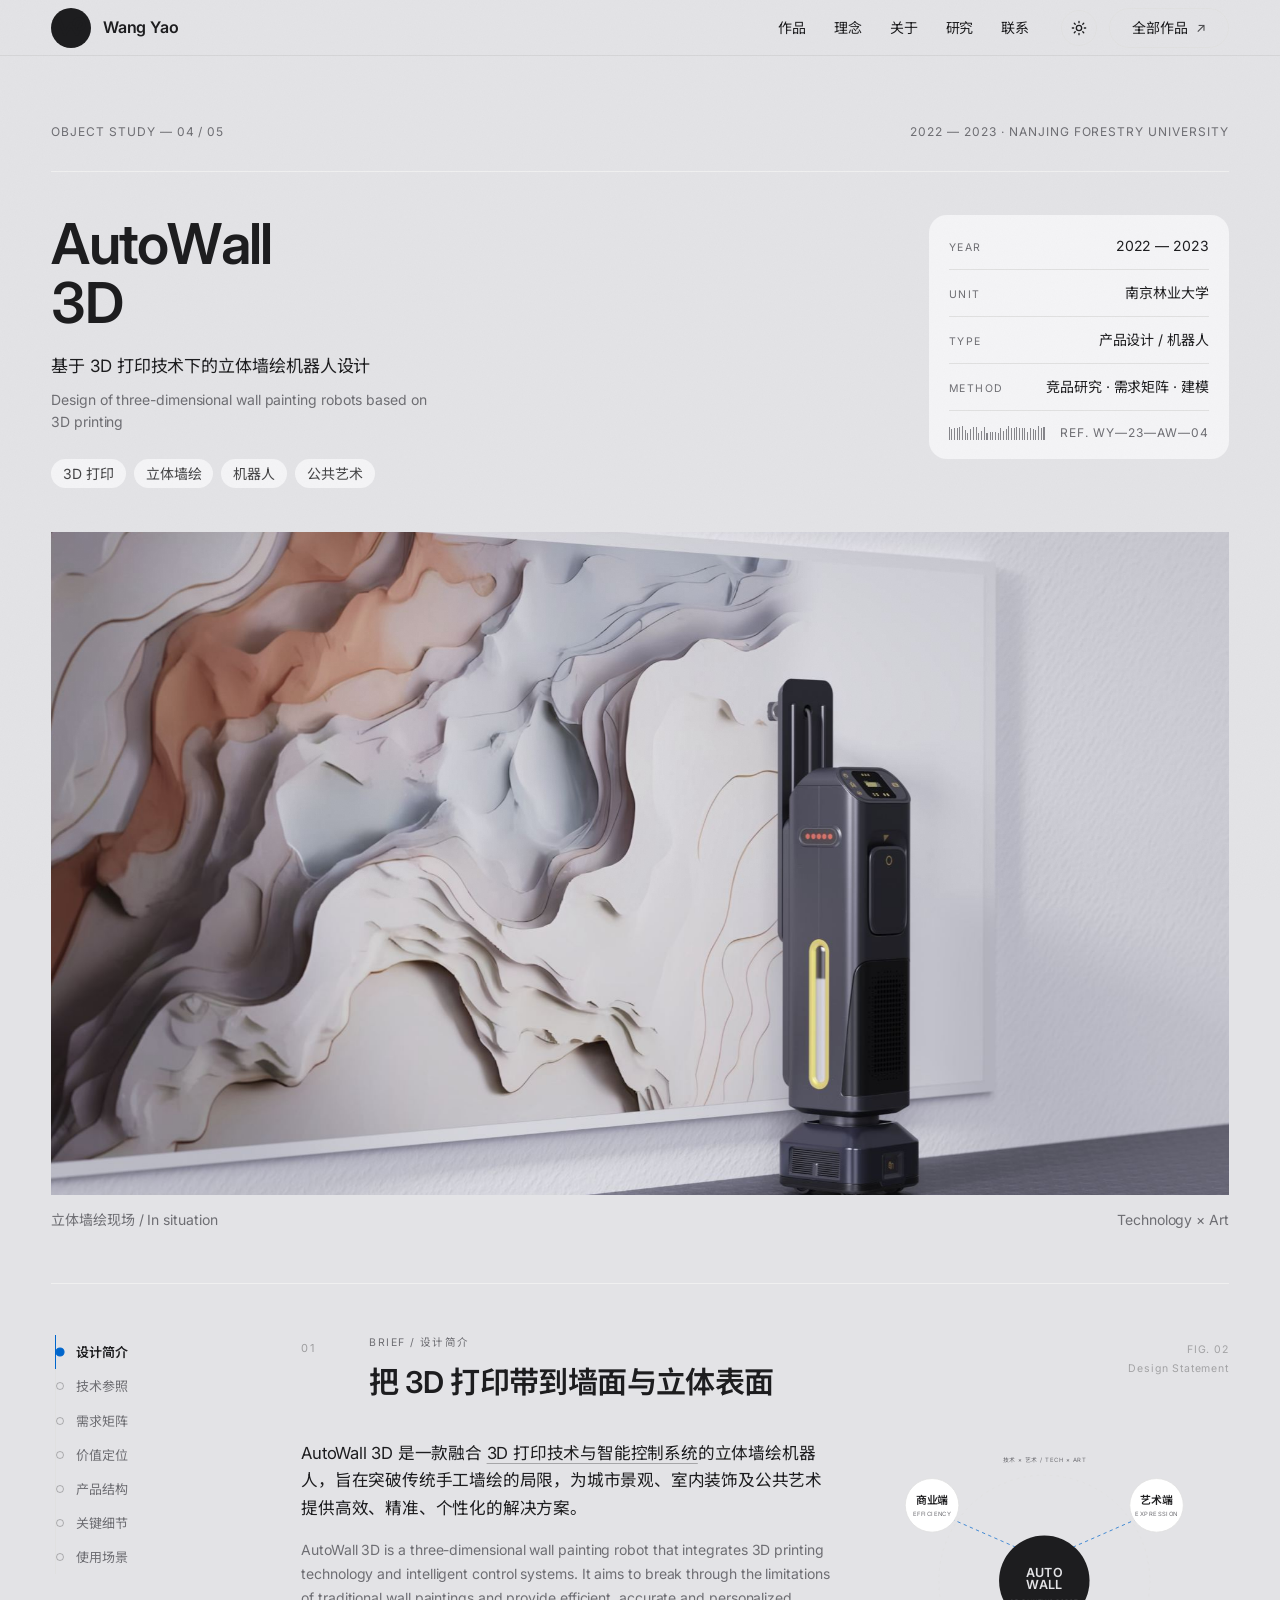
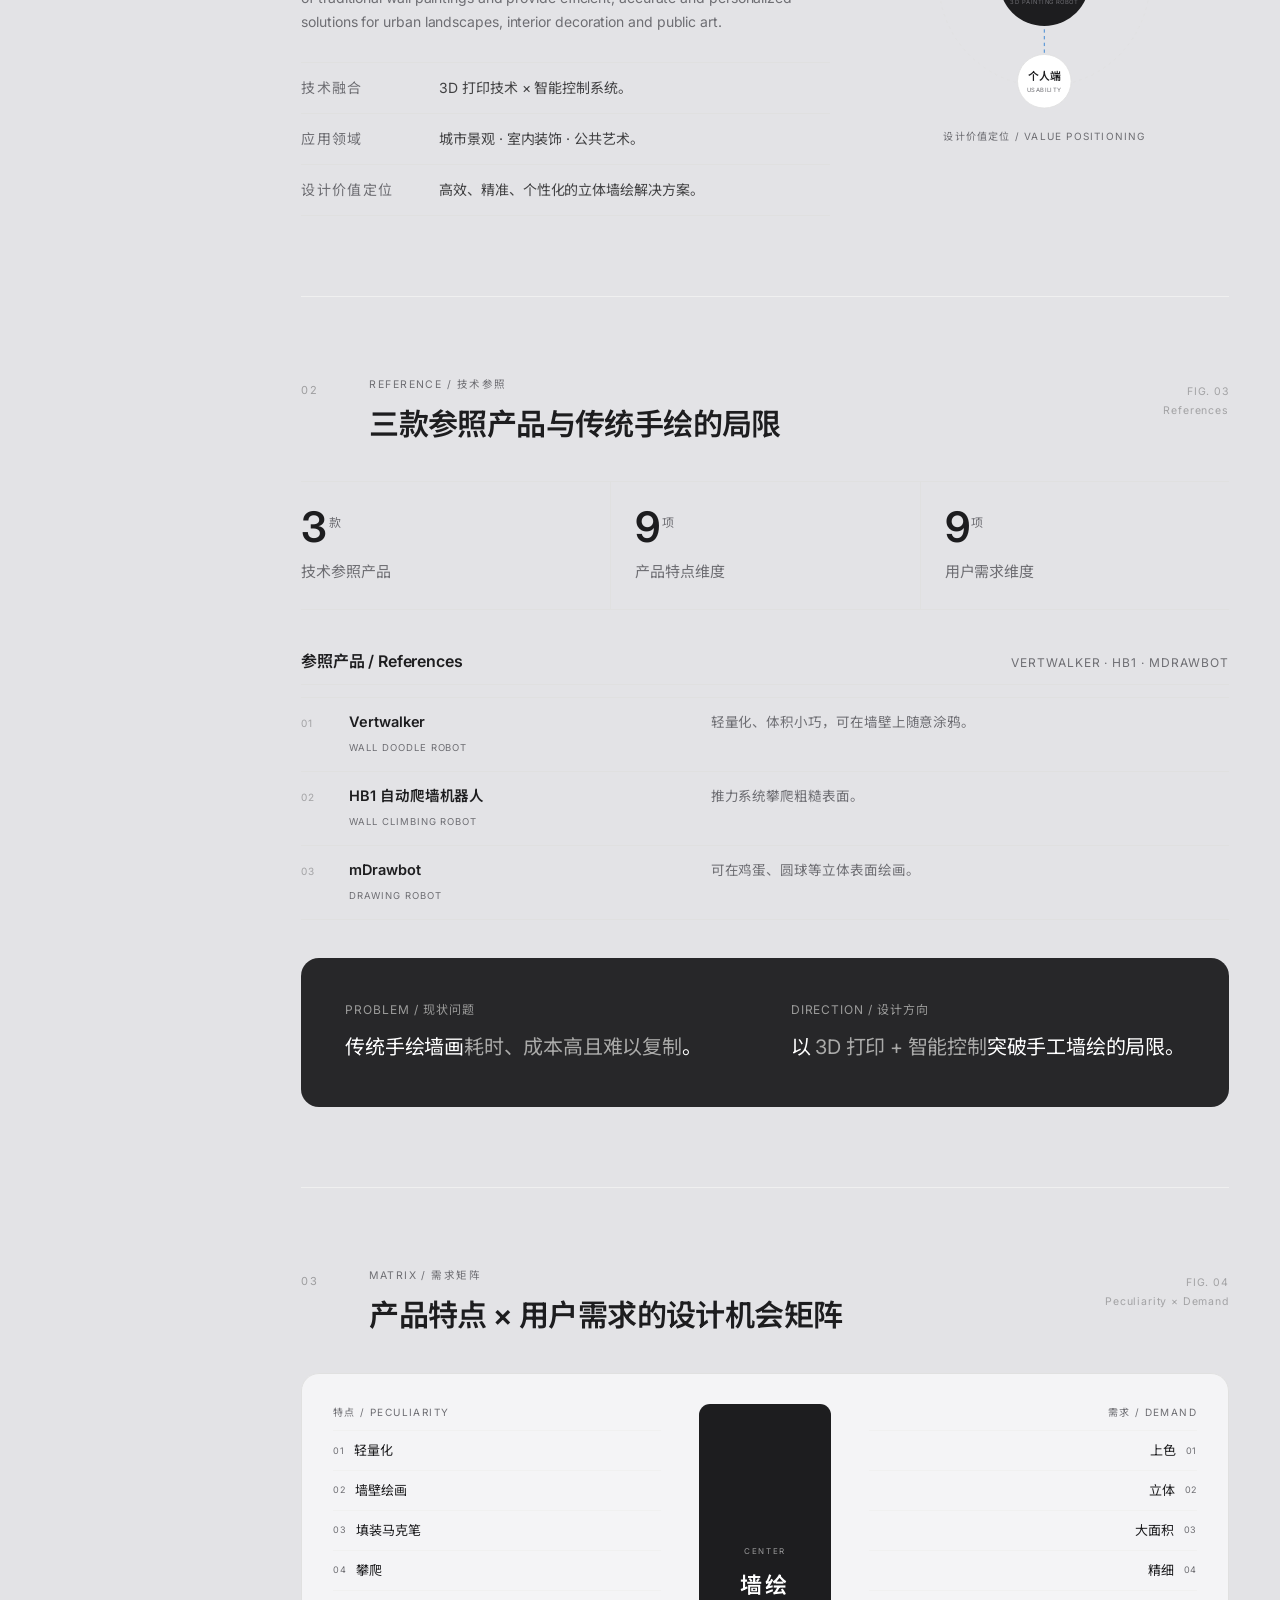
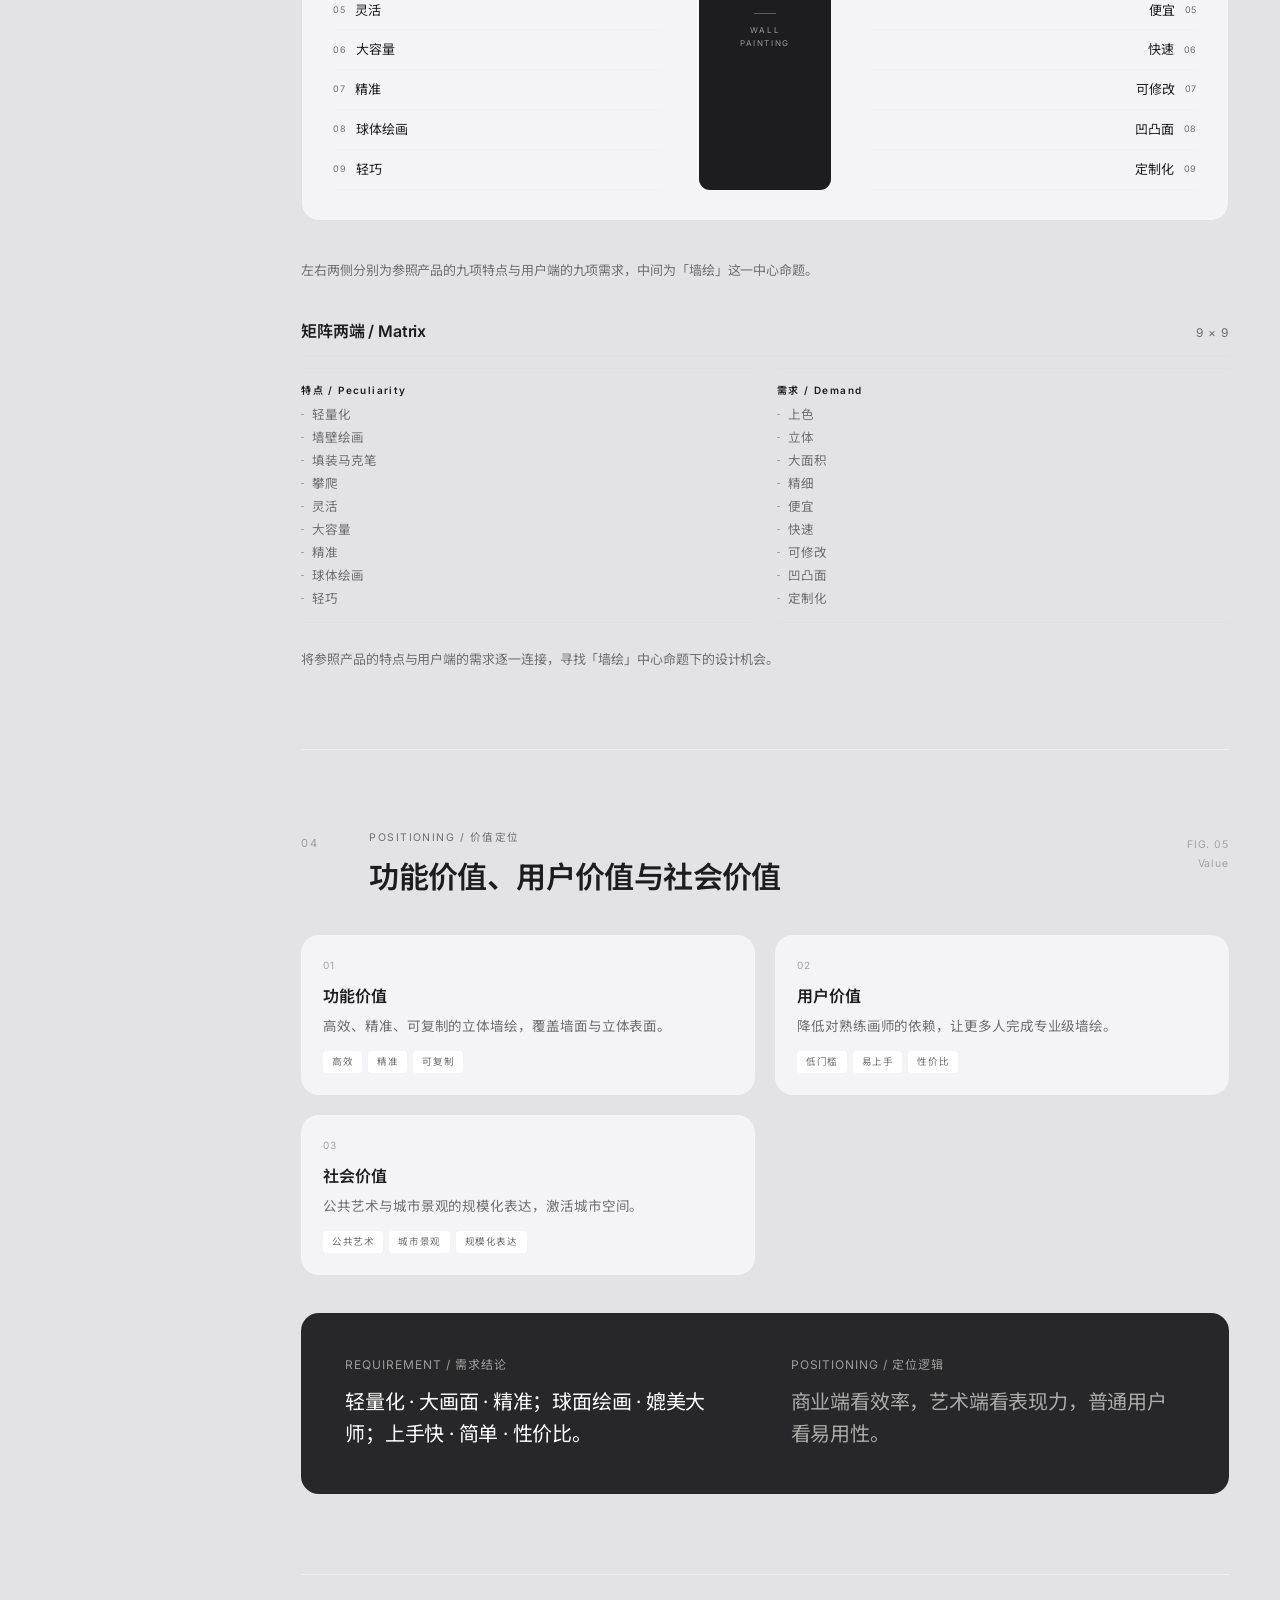
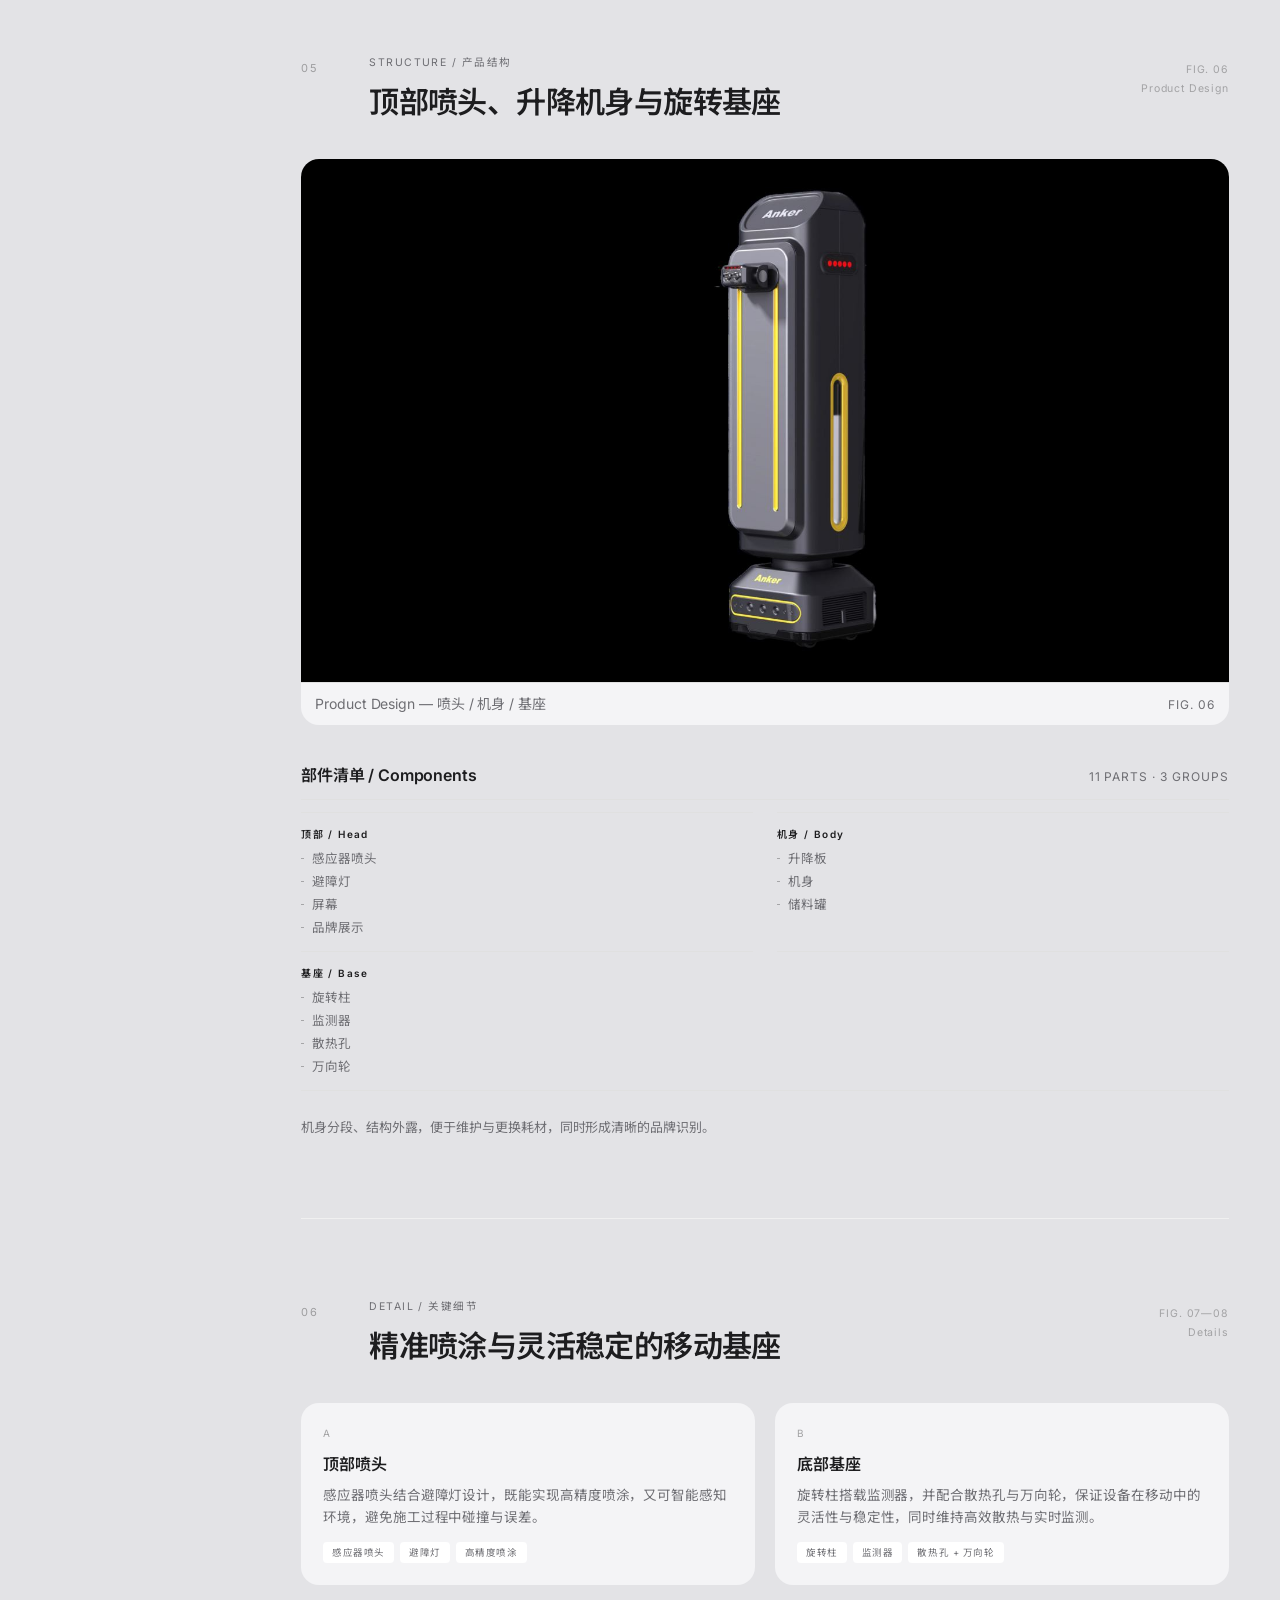
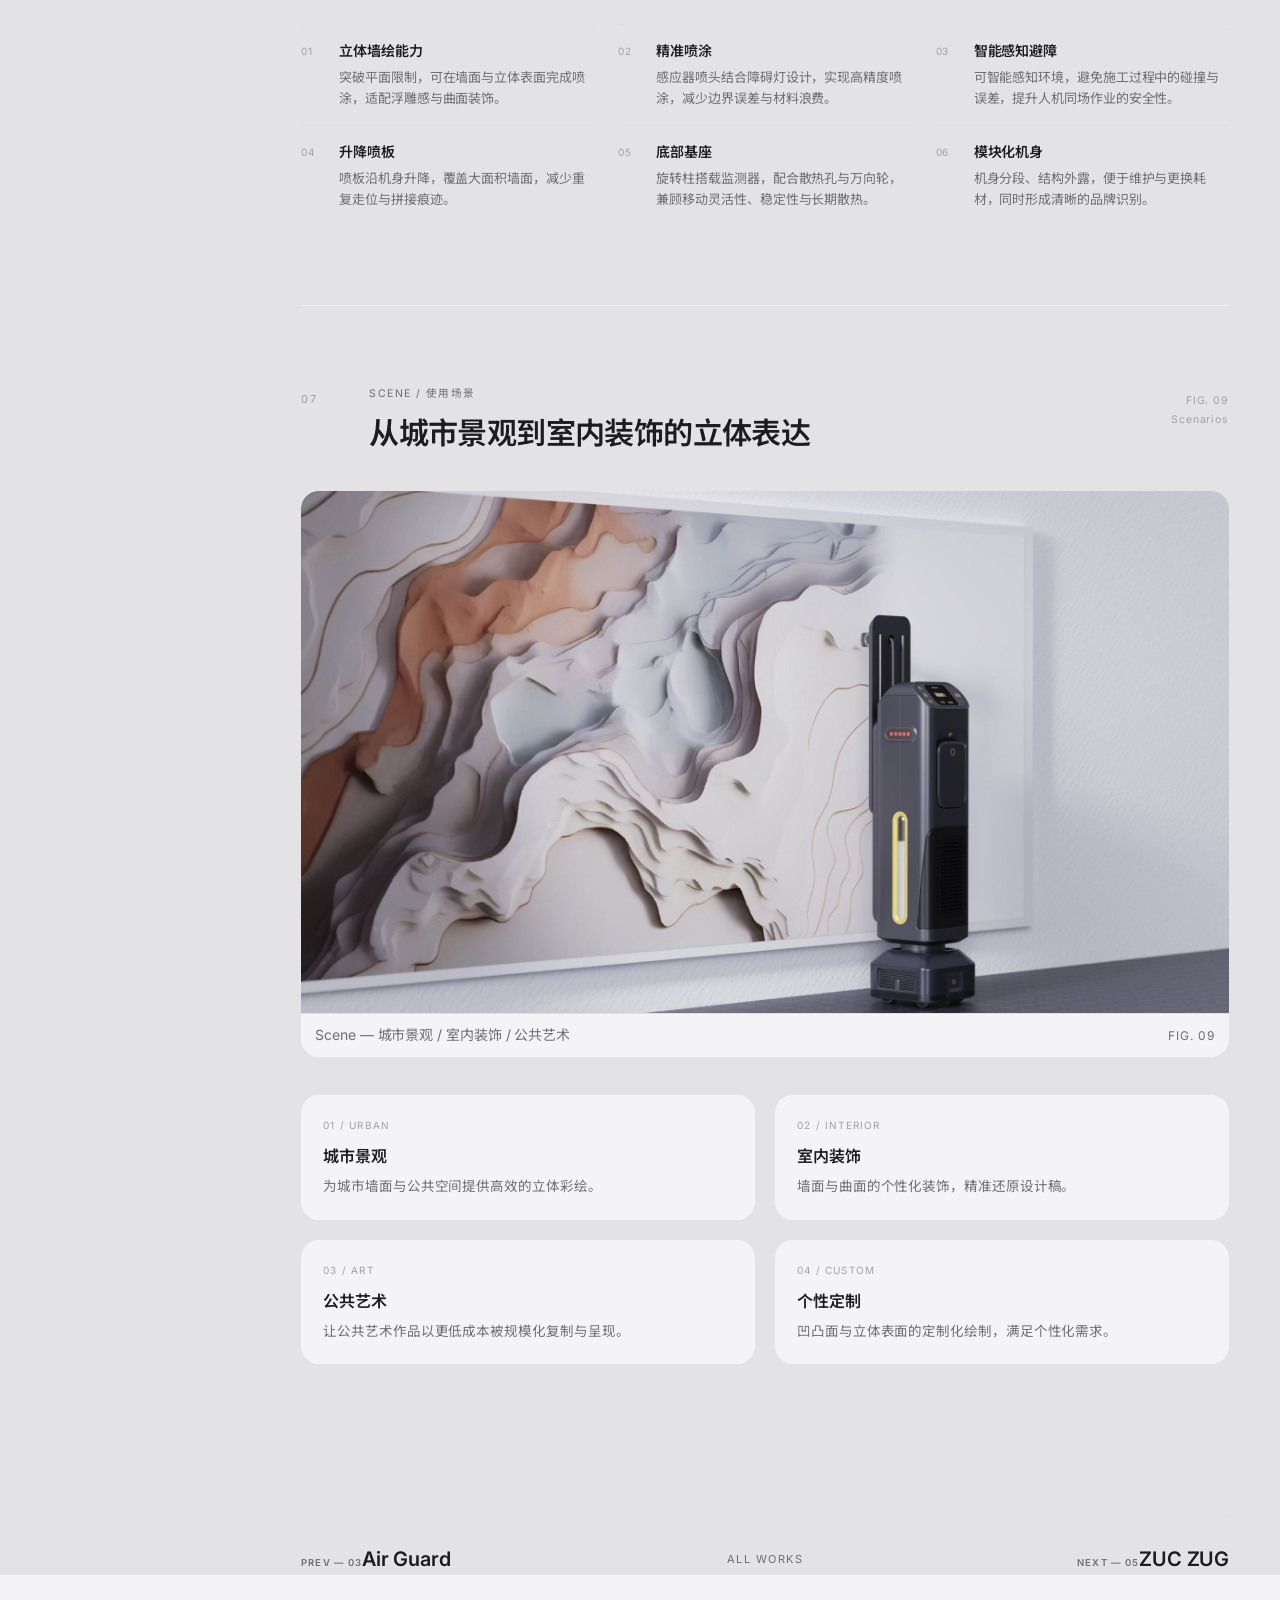
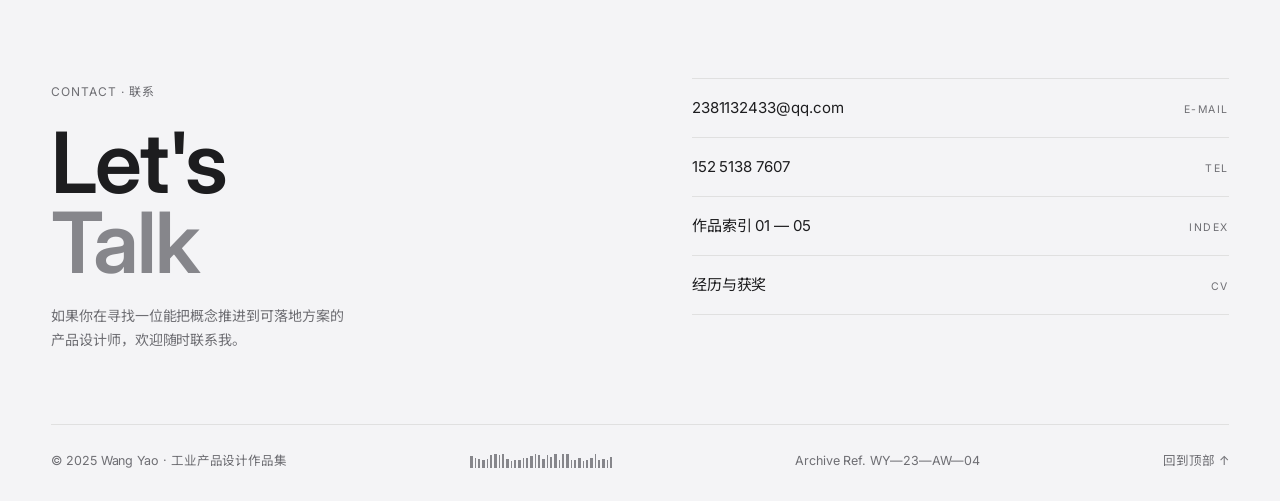
<file: work/autowall-3d.html>
<!DOCTYPE html>
<html lang="zh-CN">
<head>
<meta charset="utf-8">
<meta name="viewport" content="width=device-width, initial-scale=1">
<title>AutoWall 3D — 王瑶 WANG YAO</title>
<meta name="description" content="AutoWall 3D：基于 3D 打印技术下的立体墙绘机器人设计，为城市景观、室内装饰及公共艺术提供高效、精准、个性化解决方案。">
<link rel="preconnect" href="https://fonts.googleapis.com">
<link rel="preconnect" href="https://fonts.gstatic.com" crossorigin>
<link href="https://fonts.googleapis.com/css2?family=Inter:wght@300;400;600;700&amp;family=Noto+Sans+SC:wght@300;400;600;700&amp;display=swap" rel="stylesheet">
<link rel="icon" href="../favicon.svg" type="image/svg+xml">
<link rel="stylesheet" href="../assets/css/site.css">
</head>
<body id="top">
<div class="grain" aria-hidden="true"></div>
<div class="proj-progress" aria-hidden="true"><i></i></div>

<header class="nav" id="nav">
  <div class="container nav__inner">
    <a class="brand" href="../index.html">
      <span class="brand__mark">
        <svg viewBox="0 0 32 32" aria-hidden="true">
          <path class="brand-mark" d="M6 7h20v18H6z" opacity="0"/>
          <polyline class="brand-wire" points="4,7 10,22 16,12 22,22 28,7"/>
          <path class="brand-wire" d="M19 12c0-3 2-5 5-5s5 2 5 5-2 5-5 5"/>
        </svg>
      </span>
      <span class="brand__name">Wang Yao</span>
    </a>
    <nav class="nav__menu" id="menu">
      <a href="../index.html#works">作品</a>
      <a href="../index.html#approach">理念</a>
      <a href="../index.html#about">关于</a>
      <a href="../index.html#research">研究</a>
      <a href="../index.html#contact">联系</a>
    </nav>
    <div class="nav__right">
      <button class="theme-toggle" id="themeToggle" aria-label="切换深色模式">
        <svg viewBox="0 0 24 24" fill="none" stroke="currentColor" stroke-width="2" stroke-linecap="round" stroke-linejoin="round"><circle cx="12" cy="12" r="4"/><path d="M12 2v2M12 20v2M4.93 4.93l1.41 1.41M17.66 17.66l1.41 1.41M2 12h2M20 12h2M4.93 19.07l1.41-1.41M17.66 6.34l1.41-1.41"/></svg>
      </button>
      <a class="btn btn--ghost" href="../index.html#works">全部作品 <span class="btn__arrow">↗</span></a>
      <button class="nav__burger" id="burger" aria-label="打开菜单" aria-expanded="false">
        <span></span><span></span>
      </button>
    </div>
  </div>
</header>

<main class="proj container" style="--pc:#E8D44D; --pc-ink:#8A7600">

  <!-- ================= HEAD ================= -->
  <header class="proj-head">
    <div class="proj-head__top">
      <p class="eyebrow">Object Study — 04 / 05</p>
      <p class="mono">2022 — 2023 · Nanjing Forestry University</p>
    </div>

    <div class="proj-head__main">
      <div>
        <h1 class="proj-title" data-split>AutoWall<br>3D</h1>
        <p class="proj-sub">基于 3D 打印技术下的立体墙绘机器人设计</p>
        <p class="proj-sub-en">Design of three-dimensional wall painting robots based on 3D printing</p>
        <ul class="proj-tags">
          <li>3D 打印</li>
          <li>立体墙绘</li>
          <li>机器人</li>
          <li>公共艺术</li>
        </ul>
      </div>

      <div class="proj-meta">
        <div class="proj-meta__row"><span>Year</span><b>2022 — 2023</b></div>
        <div class="proj-meta__row"><span>Unit</span><b>南京林业大学</b></div>
        <div class="proj-meta__row"><span>Type</span><b>产品设计 / 机器人</b></div>
        <div class="proj-meta__row"><span>Method</span><b>竞品研究 · 需求矩阵 · 建模</b></div>
        <div class="proj-meta__foot">
          <span class="barcode" aria-hidden="true"></span>
          <span class="mono">Ref. WY—23—AW—04</span>
        </div>
      </div>
    </div>
  </header>

  <!-- ================= HERO ================= -->
  <figure class="proj-hero" data-drift>
    <div class="proj-hero__frame pan" data-pan>
      <img src="../assets/img/auto-cover.jpg" alt="AutoWall 3D 机器人立于立体墙绘前" fetchpriority="high">
      <div class="proj-hero__hud">
        <span class="mono">Fig. 01 — In situation</span>
        <span class="mono">Technology × Art</span>
      </div>
    </div>
    <figcaption class="proj-hero__cap">
      <span>立体墙绘现场 / In situation</span>
      <span>Technology × Art</span>
    </figcaption>
  </figure>

  <!-- mobile module index -->
  <nav class="proj-index" aria-label="模块索引">
    <a href="#m01">01 简介</a>
    <a href="#m02">02 参照</a>
    <a href="#m03">03 矩阵</a>
    <a href="#m04">04 定位</a>
    <a href="#m05">05 结构</a>
    <a href="#m06">06 细节</a>
    <a href="#m07">07 场景</a>
  </nav>

  <div class="proj-body">

    <!-- ================= RAIL ================= -->
    <aside class="proj-rail">
      <p class="rail__title mono">Index / 模块</p>
      <nav class="rail">
        <a href="#m01" class="is-active"><i>01</i><b>设计简介</b></a>
        <a href="#m02"><i>02</i><b>技术参照</b></a>
        <a href="#m03"><i>03</i><b>需求矩阵</b></a>
        <a href="#m04"><i>04</i><b>价值定位</b></a>
        <a href="#m05"><i>05</i><b>产品结构</b></a>
        <a href="#m06"><i>06</i><b>关键细节</b></a>
        <a href="#m07"><i>07</i><b>使用场景</b></a>
      </nav>
      <p class="rail__note mono">07 Modules<br>Scroll ↓</p>
    </aside>

    <article class="proj-main">

      <!-- ============ 01 BRIEF ============ -->
      <section class="mod" id="m01">
        <header class="mod__head" data-reveal>
          <span class="mod__no">01</span>
          <div>
            <p class="mod__kicker">Brief / 设计简介</p>
            <h2 class="mod__title">把 3D 打印带到墙面与立体表面</h2>
          </div>
          <p class="mod__meta">FIG. 02<br>Design Statement</p>
        </header>

        <div class="mod__body g12">
          <div class="c-7" data-reveal style="--d:80ms">
            <p class="brief-lead">AutoWall 3D 是一款融合 <em>3D 打印技术与智能控制系统</em>的立体墙绘机器人，旨在突破传统手工墙绘的局限，为城市景观、室内装饰及公共艺术提供高效、精准、个性化的解决方案。</p>
            <p class="brief-en">AutoWall 3D is a three-dimensional wall painting robot that integrates 3D printing technology and intelligent control systems. It aims to break through the limitations of traditional wall paintings and provide efficient, accurate and personalized solutions for urban landscapes, interior decoration and public art.</p>
            <dl class="brief-rows">
              <div>
                <dt>技术融合</dt>
                <dd>3D 打印技术 × 智能控制系统。</dd>
              </div>
              <div>
                <dt>应用领域</dt>
                <dd>城市景观 · 室内装饰 · 公共艺术。</dd>
              </div>
              <div>
                <dt>设计价值定位</dt>
                <dd>高效、精准、个性化的立体墙绘解决方案。</dd>
              </div>
            </dl>
          </div>

          <div class="c-5 vmap-wrap" data-reveal style="--d:180ms">
            <svg class="vmap" viewBox="0 0 440 330" role="img" aria-label="设计价值定位：以 AutoWall 3D 为中心，连接商业、艺术与个人用户">
              <circle cx="220" cy="168" r="126" fill="none" stroke="var(--line)" stroke-width="1" stroke-dasharray="3 5"/>
              <g stroke="var(--accent)" stroke-width="1" stroke-dasharray="4 4" fill="none" opacity="0.85">
                <path d="M186 128 L104 92"/>
                <path d="M254 128 L336 92"/>
                <path d="M220 218 L220 264"/>
              </g>
              <circle cx="220" cy="168" r="54" fill="var(--ink)"/>
              <text class="vmap__core" x="220" y="164" text-anchor="middle" fill="var(--paper)">AUTO</text>
              <text class="vmap__core" x="220" y="178" text-anchor="middle" fill="var(--paper)">WALL</text>
              <text class="vmap__tiny" x="220" y="196" text-anchor="middle" fill="var(--accent-soft)">3D PAINTING ROBOT</text>

              <g>
                <circle cx="86" cy="78" r="32" fill="var(--white)" stroke="var(--line)"/>
                <text class="vmap__name" x="86" y="76" text-anchor="middle">商业端</text>
                <text class="vmap__tiny" x="86" y="91" text-anchor="middle">EFFICIENCY</text>
              </g>
              <g>
                <circle cx="354" cy="78" r="32" fill="var(--white)" stroke="var(--line)"/>
                <text class="vmap__name" x="354" y="76" text-anchor="middle">艺术端</text>
                <text class="vmap__tiny" x="354" y="91" text-anchor="middle">EXPRESSION</text>
              </g>
              <g>
                <circle cx="220" cy="288" r="32" fill="var(--white)" stroke="var(--line)"/>
                <text class="vmap__name" x="220" y="286" text-anchor="middle">个人端</text>
                <text class="vmap__tiny" x="220" y="301" text-anchor="middle">USABILITY</text>
              </g>
              <text class="vmap__tiny" x="220" y="26" text-anchor="middle">技术 × 艺术 / TECH × ART</text>
            </svg>
            <p class="vmap__cap">设计价值定位 / Value Positioning</p>
          </div>
        </div>
      </section>

      <!-- ============ 02 REFERENCE ============ -->
      <section class="mod" id="m02">
        <header class="mod__head" data-reveal>
          <span class="mod__no">02</span>
          <div>
            <p class="mod__kicker">Reference / 技术参照</p>
            <h2 class="mod__title">三款参照产品与传统手绘的局限</h2>
          </div>
          <p class="mod__meta">FIG. 03<br>References</p>
        </header>

        <div class="mod__body">
          <div class="metrics" data-reveal>
            <div class="metric">
              <b><span data-count="3">03</span><sup>款</sup></b>
              <span>技术参照产品</span>
            </div>
            <div class="metric">
              <b><span data-count="9">09</span><sup>项</sup></b>
              <span>产品特点维度</span>
            </div>
            <div class="metric">
              <b><span data-count="9">09</span><sup>项</sup></b>
              <span>用户需求维度</span>
            </div>
          </div>

          <div class="tl-block">
            <div class="tl-head">
              <h3>参照产品 / References</h3>
              <span class="mono">Vertwalker · HB1 · mDrawbot</span>
            </div>
            <ol class="layers">
              <li class="layer">
                <i>01</i>
                <div><b>Vertwalker</b><span>Wall Doodle Robot</span></div>
                <p>轻量化、体积小巧，可在墙壁上随意涂鸦。</p>
              </li>
              <li class="layer">
                <i>02</i>
                <div><b>HB1 自动爬墙机器人</b><span>Wall Climbing Robot</span></div>
                <p>推力系统攀爬粗糙表面。</p>
              </li>
              <li class="layer">
                <i>03</i>
                <div><b>mDrawbot</b><span>Drawing Robot</span></div>
                <p>可在鸡蛋、圆球等立体表面绘画。</p>
              </li>
            </ol>
          </div>

          <div class="insight-band" data-reveal>
            <div>
              <span class="insight-band__k mono">Problem / 现状问题</span>
              <p>传统手绘墙画<em>耗时、成本高且难以复制</em>。</p>
            </div>
            <div>
              <span class="insight-band__k mono">Direction / 设计方向</span>
              <p>以<em> 3D 打印 + 智能控制</em>突破手工墙绘的局限。</p>
            </div>
          </div>
        </div>
      </section>

      <!-- ============ 03 MATRIX ============ -->
      <section class="mod" id="m03">
        <header class="mod__head" data-reveal>
          <span class="mod__no">03</span>
          <div>
            <p class="mod__kicker">Matrix / 需求矩阵</p>
            <h2 class="mod__title">产品特点 × 用户需求的设计机会矩阵</h2>
          </div>
          <p class="mod__meta">FIG. 04<br>Peculiarity × Demand</p>
        </header>

        <div class="mod__body">
          <div class="matrix-figure" data-reveal>
            <div class="matrix-col">
              <p class="matrix-col__head">特点 / Peculiarity</p>
              <ol class="matrix-list">
                <li>轻量化</li><li>墙壁绘画</li><li>填装马克笔</li>
                <li>攀爬</li><li>灵活</li><li>大容量</li>
                <li>精准</li><li>球体绘画</li><li>轻巧</li>
              </ol>
            </div>
            <div class="matrix-core">
              <em>Center</em>
              <span>墙绘</span>
              <i></i>
              <em>Wall<br>Painting</em>
            </div>
            <div class="matrix-col matrix-col--right">
              <p class="matrix-col__head">需求 / Demand</p>
              <ol class="matrix-list">
                <li>上色</li><li>立体</li><li>大面积</li>
                <li>精细</li><li>便宜</li><li>快速</li>
                <li>可修改</li><li>凹凸面</li><li>定制化</li>
              </ol>
            </div>
          </div>
          <p class="plates-note" data-reveal>左右两侧分别为参照产品的九项特点与用户端的九项需求，中间为「墙绘」这一中心命题。</p>

          <div class="tl-block">
            <div class="tl-head">
              <h3>矩阵两端 / Matrix</h3>
              <span class="mono">9 × 9</span>
            </div>
            <div class="w2h">
              <div class="w2h__cell">
                <b>特点 / Peculiarity</b>
                <ul><li>轻量化</li><li>墙壁绘画</li><li>填装马克笔</li><li>攀爬</li><li>灵活</li><li>大容量</li><li>精准</li><li>球体绘画</li><li>轻巧</li></ul>
              </div>
              <div class="w2h__cell">
                <b>需求 / Demand</b>
                <ul><li>上色</li><li>立体</li><li>大面积</li><li>精细</li><li>便宜</li><li>快速</li><li>可修改</li><li>凹凸面</li><li>定制化</li></ul>
              </div>
            </div>
            <p class="plates-note" data-reveal style="margin-top:14px">将参照产品的特点与用户端的需求逐一连接，寻找「墙绘」中心命题下的设计机会。</p>
          </div>
        </div>
      </section>

      <!-- ============ 04 POSITIONING ============ -->
      <section class="mod" id="m04">
        <header class="mod__head" data-reveal>
          <span class="mod__no">04</span>
          <div>
            <p class="mod__kicker">Positioning / 价值定位</p>
            <h2 class="mod__title">功能价值、用户价值与社会价值</h2>
          </div>
          <p class="mod__meta">FIG. 05<br>Value</p>
        </header>

        <div class="mod__body">
          <div class="form-cards">
            <div class="form-card" data-reveal style="--d:0ms">
              <em>01</em>
              <h4>功能价值</h4>
              <p>高效、精准、可复制的立体墙绘，覆盖墙面与立体表面。</p>
              <ul><li>高效</li><li>精准</li><li>可复制</li></ul>
            </div>
            <div class="form-card" data-reveal style="--d:90ms">
              <em>02</em>
              <h4>用户价值</h4>
              <p>降低对熟练画师的依赖，让更多人完成专业级墙绘。</p>
              <ul><li>低门槛</li><li>易上手</li><li>性价比</li></ul>
            </div>
            <div class="form-card" data-reveal style="--d:180ms">
              <em>03</em>
              <h4>社会价值</h4>
              <p>公共艺术与城市景观的规模化表达，激活城市空间。</p>
              <ul><li>公共艺术</li><li>城市景观</li><li>规模化表达</li></ul>
            </div>
          </div>

          <div class="insight-band" data-reveal>
            <div>
              <span class="insight-band__k mono">Requirement / 需求结论</span>
              <p>轻量化 · 大画面 · 精准；球面绘画 · 媲美大师；上手快 · 简单 · 性价比。</p>
            </div>
            <div>
              <span class="insight-band__k mono">Positioning / 定位逻辑</span>
              <p><em>商业端看效率，艺术端看表现力，普通用户看易用性。</em></p>
            </div>
          </div>
        </div>
      </section>

      <!-- ============ 05 STRUCTURE ============ -->
      <section class="mod" id="m05">
        <header class="mod__head" data-reveal>
          <span class="mod__no">05</span>
          <div>
            <p class="mod__kicker">Structure / 产品结构</p>
            <h2 class="mod__title">顶部喷头、升降机身与旋转基座</h2>
          </div>
          <p class="mod__meta">FIG. 06<br>Product Design</p>
        </header>

        <div class="mod__body">
          <figure class="form-strip" data-pan>
            <img src="../assets/img/auto-tower.jpg" alt="AutoWall 3D 产品形态渲染：升降喷板、旋转柱与万向轮基座" loading="lazy">
            <figcaption class="proj-cap">
              <span>Product Design — 喷头 / 机身 / 基座</span>
              <span class="mono">Fig. 06</span>
            </figcaption>
          </figure>

          <div class="tl-block">
            <div class="tl-head">
              <h3>部件清单 / Components</h3>
              <span class="mono">11 Parts · 3 Groups</span>
            </div>
            <div class="w2h">
              <div class="w2h__cell">
                <b>顶部 / Head</b>
                <ul><li>感应器喷头</li><li>避障灯</li><li>屏幕</li><li>品牌展示</li></ul>
              </div>
              <div class="w2h__cell">
                <b>机身 / Body</b>
                <ul><li>升降板</li><li>机身</li><li>储料罐</li></ul>
              </div>
              <div class="w2h__cell w2h__cell--wide">
                <b>基座 / Base</b>
                <ul><li>旋转柱</li><li>监测器</li><li>散热孔</li><li>万向轮</li></ul>
              </div>
            </div>
            <p class="plates-note" data-reveal style="margin-top:14px">机身分段、结构外露，便于维护与更换耗材，同时形成清晰的品牌识别。</p>
          </div>
        </div>
      </section>

      <!-- ============ 06 DETAIL ============ -->
      <section class="mod" id="m06">
        <header class="mod__head" data-reveal>
          <span class="mod__no">06</span>
          <div>
            <p class="mod__kicker">Detail / 关键细节</p>
            <h2 class="mod__title">精准喷涂与灵活稳定的移动基座</h2>
          </div>
          <p class="mod__meta">FIG. 07—08<br>Details</p>
        </header>

        <div class="mod__body">
          <div class="form-cards" style="grid-template-columns:repeat(2,minmax(0,1fr))">
            <div class="form-card" data-reveal style="--d:0ms">
              <em>A</em>
              <h4>顶部喷头</h4>
              <p>感应器喷头结合避障灯设计，既能实现高精度喷涂，又可智能感知环境，避免施工过程中碰撞与误差。</p>
              <ul><li>感应器喷头</li><li>避障灯</li><li>高精度喷涂</li></ul>
            </div>
            <div class="form-card" data-reveal style="--d:120ms">
              <em>B</em>
              <h4>底部基座</h4>
              <p>旋转柱搭载监测器，并配合散热孔与万向轮，保证设备在移动中的灵活性与稳定性，同时维持高效散热与实时监测。</p>
              <ul><li>旋转柱</li><li>监测器</li><li>散热孔 + 万向轮</li></ul>
            </div>
          </div>

          <div class="details-grid">
            <div class="d-item" data-reveal style="--d:0ms">
              <i>01</i>
              <div><h4>立体墙绘能力</h4><p>突破平面限制，可在墙面与立体表面完成喷涂，适配浮雕感与曲面装饰。</p></div>
            </div>
            <div class="d-item" data-reveal style="--d:60ms">
              <i>02</i>
              <div><h4>精准喷涂</h4><p>感应器喷头结合障碍灯设计，实现高精度喷涂，减少边界误差与材料浪费。</p></div>
            </div>
            <div class="d-item" data-reveal style="--d:120ms">
              <i>03</i>
              <div><h4>智能感知避障</h4><p>可智能感知环境，避免施工过程中的碰撞与误差，提升人机同场作业的安全性。</p></div>
            </div>
            <div class="d-item" data-reveal style="--d:180ms">
              <i>04</i>
              <div><h4>升降喷板</h4><p>喷板沿机身升降，覆盖大面积墙面，减少重复走位与拼接痕迹。</p></div>
            </div>
            <div class="d-item" data-reveal style="--d:240ms">
              <i>05</i>
              <div><h4>底部基座</h4><p>旋转柱搭载监测器，配合散热孔与万向轮，兼顾移动灵活性、稳定性与长期散热。</p></div>
            </div>
            <div class="d-item" data-reveal style="--d:300ms">
              <i>06</i>
              <div><h4>模块化机身</h4><p>机身分段、结构外露，便于维护与更换耗材，同时形成清晰的品牌识别。</p></div>
            </div>
          </div>
        </div>
      </section>

      <!-- ============ 07 SCENE ============ -->
      <section class="mod" id="m07">
        <header class="mod__head" data-reveal>
          <span class="mod__no">07</span>
          <div>
            <p class="mod__kicker">Scene / 使用场景</p>
            <h2 class="mod__title">从城市景观到室内装饰的立体表达</h2>
          </div>
          <p class="mod__meta">FIG. 09<br>Scenarios</p>
        </header>

        <div class="mod__body">
          <figure class="scene-strip" data-pan>
            <img src="../assets/img/auto-cover.jpg" alt="AutoWall 3D 在城市景观中的应用" loading="lazy">
            <figcaption class="proj-cap">
              <span>Scene — 城市景观 / 室内装饰 / 公共艺术</span>
              <span class="mono">Fig. 09</span>
            </figcaption>
          </figure>

          <div class="scene-cards">
            <div class="scene-card" data-reveal style="--d:0ms">
              <em>01 / URBAN</em>
              <h4>城市景观</h4>
              <p>为城市墙面与公共空间提供高效的立体彩绘。</p>
            </div>
            <div class="scene-card" data-reveal style="--d:90ms">
              <em>02 / INTERIOR</em>
              <h4>室内装饰</h4>
              <p>墙面与曲面的个性化装饰，精准还原设计稿。</p>
            </div>
            <div class="scene-card" data-reveal style="--d:180ms">
              <em>03 / ART</em>
              <h4>公共艺术</h4>
              <p>让公共艺术作品以更低成本被规模化复制与呈现。</p>
            </div>
            <div class="scene-card" data-reveal style="--d:270ms">
              <em>04 / CUSTOM</em>
              <h4>个性定制</h4>
              <p>凹凸面与立体表面的定制化绘制，满足个性化需求。</p>
            </div>
          </div>
        </div>
      </section>

      <nav class="study__nav">
        <a href="air-guard.html"><span><span class="dir">Prev — 03</span>Air Guard</span></a>
        <a class="center" href="../index.html#works">All Works</a>
        <a href="zuc-zug.html" style="justify-content:flex-end;text-align:right"><span><span class="dir">Next — 05</span>ZUC ZUG</span></a>
      </nav>

    </article>
  </div>
</main>

<footer class="footer">
  <div class="container">
    <div class="footer__top">
      <div>
        <p class="eyebrow">Contact · 联系</p>
        <h2 class="footer__title">Let's<br><span>Talk</span></h2>
        <p class="footer__note">如果你在寻找一位能把概念推进到可落地方案的产品设计师，欢迎随时联系我。</p>
      </div>
      <div class="footer__links">
        <a href="mailto:2381132433@qq.com"><span>2381132433@qq.com</span><span class="k">E-mail</span></a>
        <a href="tel:15251387607"><span>152 5138 7607</span><span class="k">Tel</span></a>
        <a href="../index.html#works"><span>作品索引 01 — 05</span><span class="k">Index</span></a>
        <a href="../index.html#about"><span>经历与获奖</span><span class="k">CV</span></a>
      </div>
    </div>
    <div class="footer__bottom">
      <span>© 2025 Wang Yao · 工业产品设计作品集</span>
      <span class="barcode" aria-hidden="true"></span>
      <span>Archive Ref. WY—23—AW—04</span>
      <a href="#top">回到顶部 ↑</a>
    </div>
  </div>
</footer>

<div class="lightbox" id="lightbox" aria-hidden="true"><img alt=""></div>
<script src="../assets/js/site.js"></script>
</body>
</html>
</file>
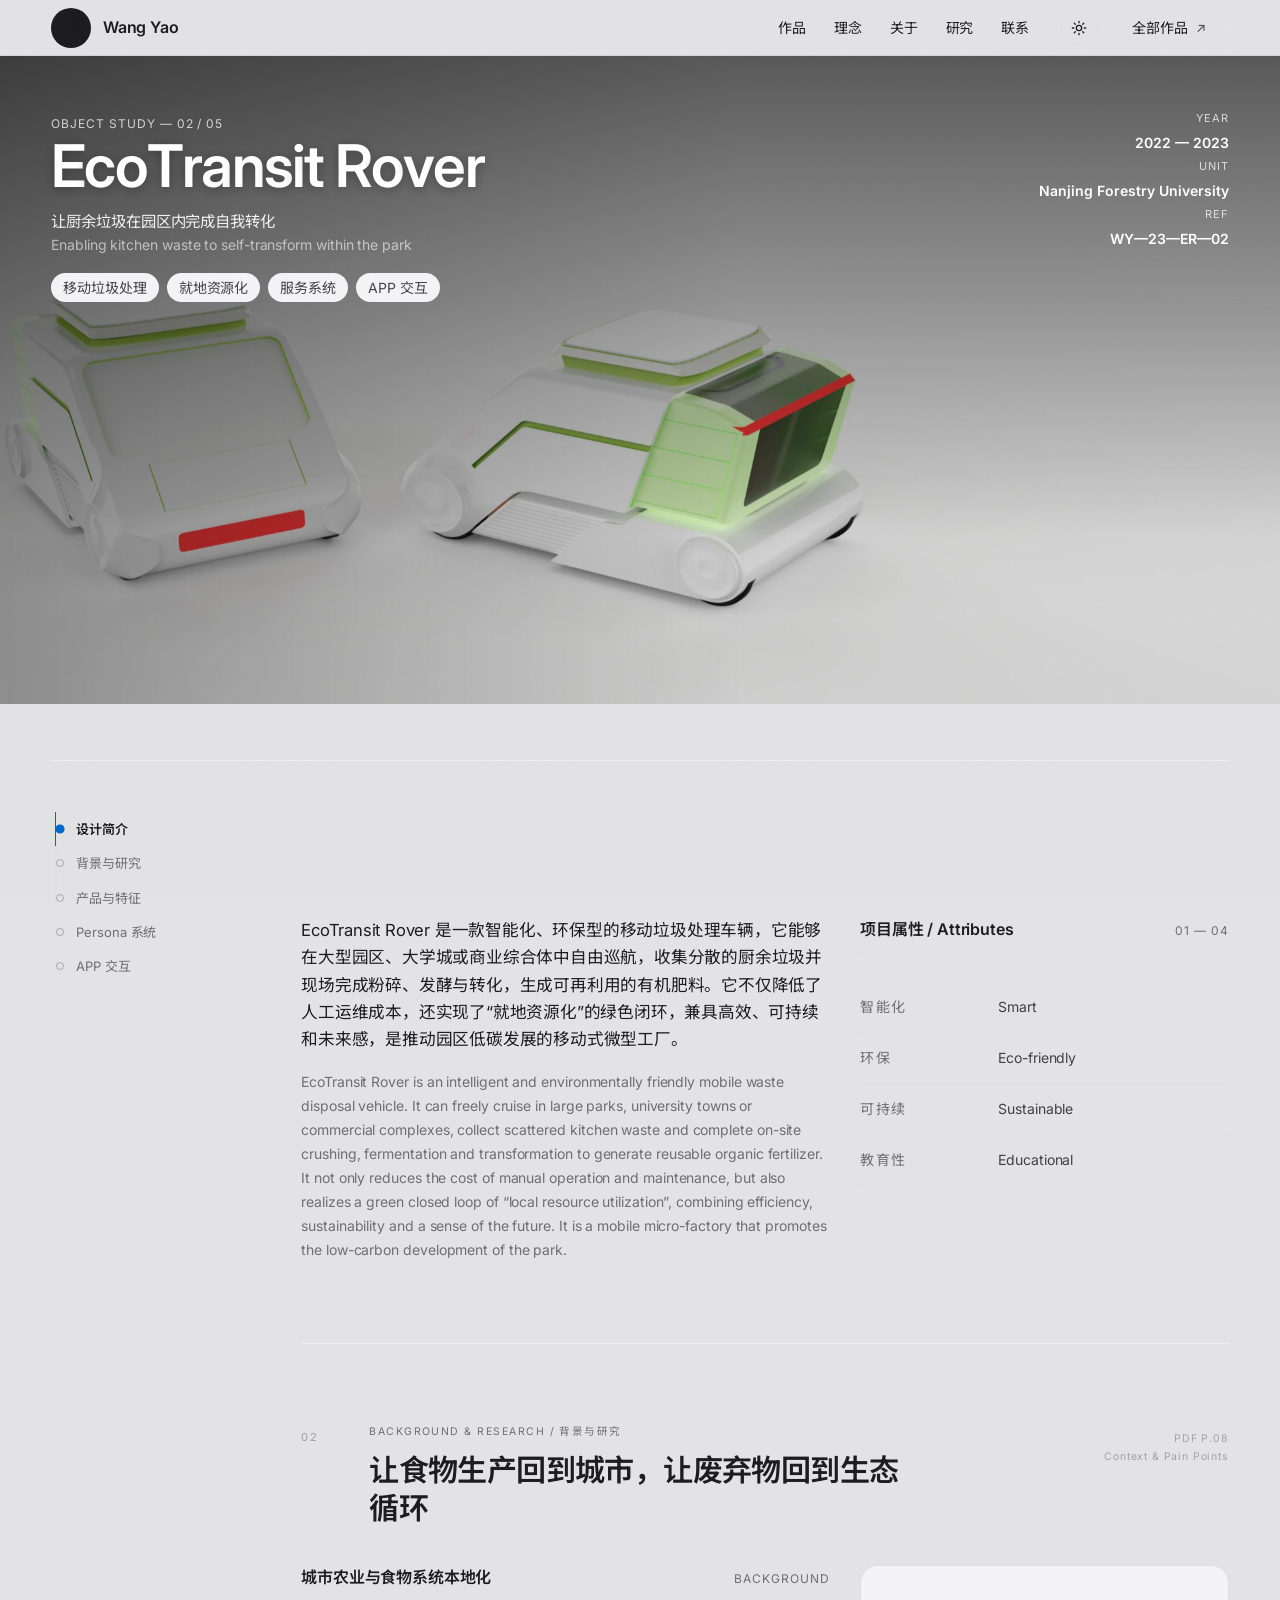
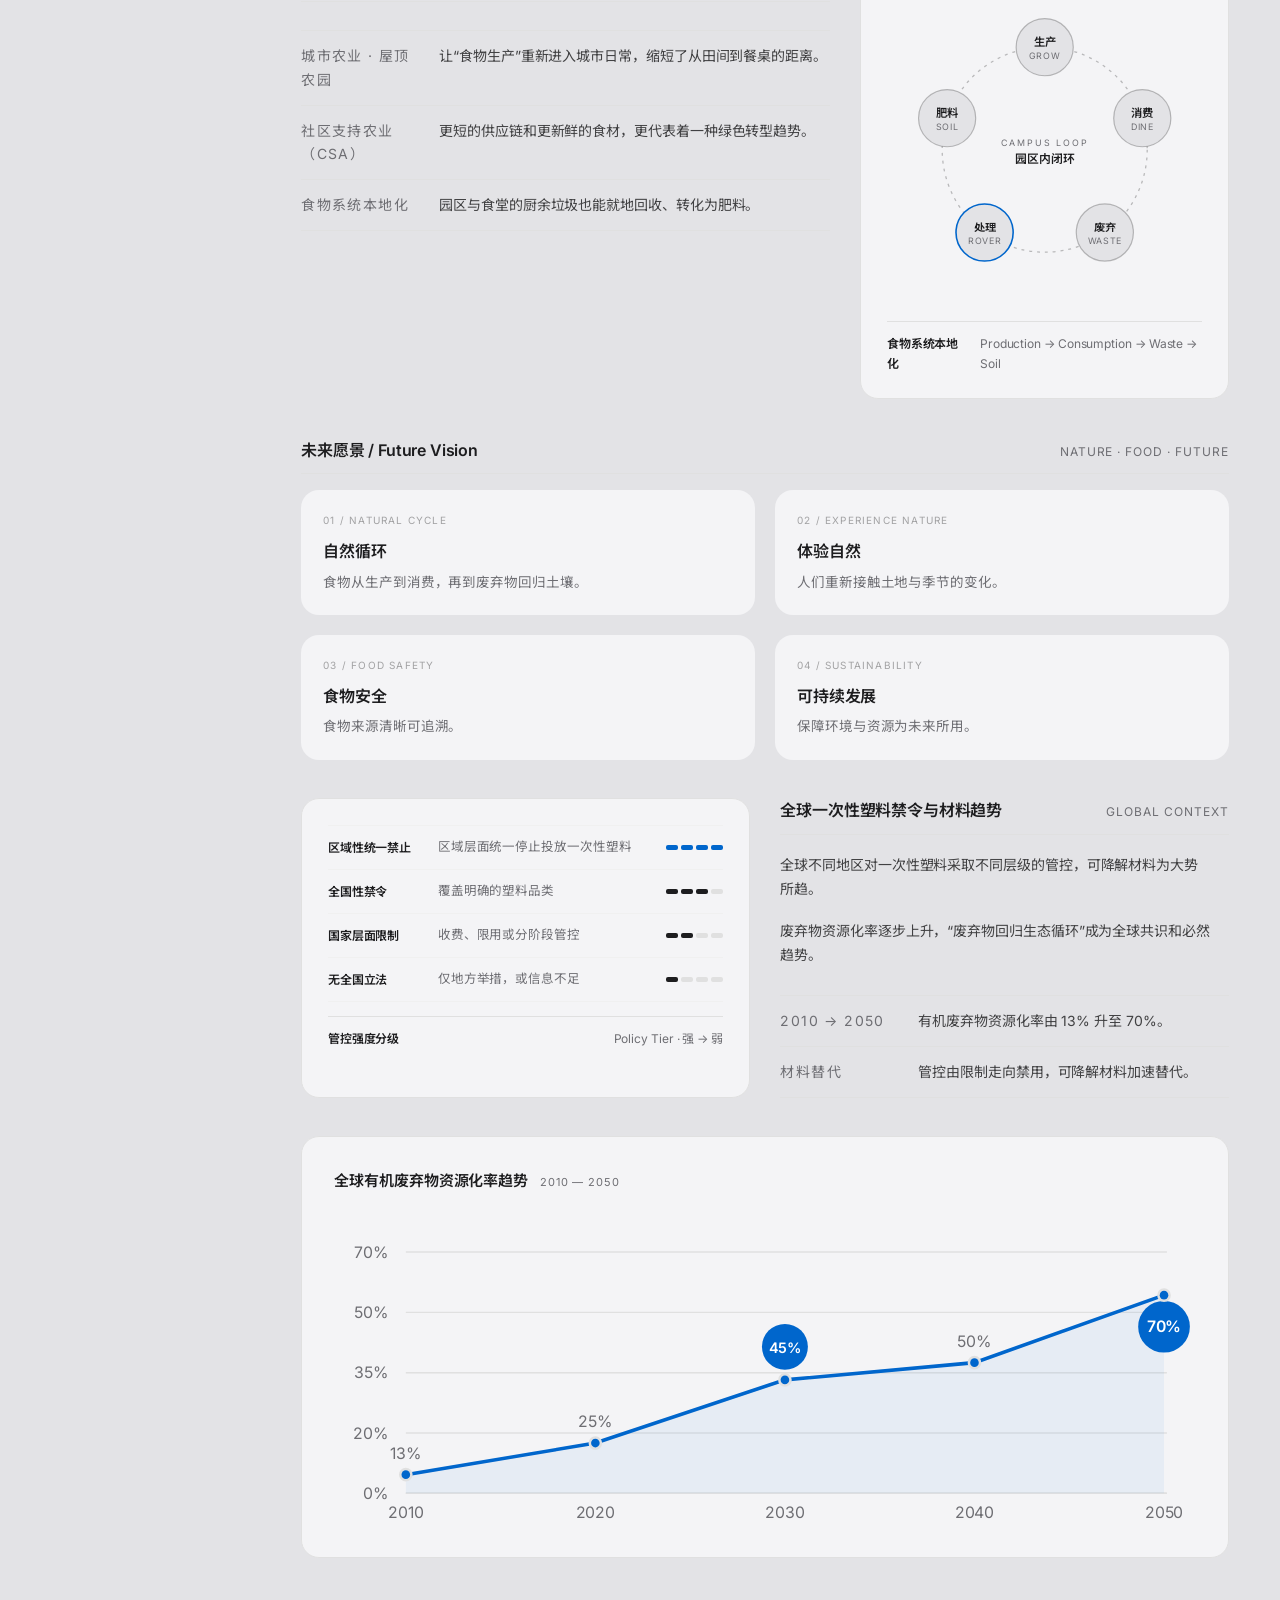
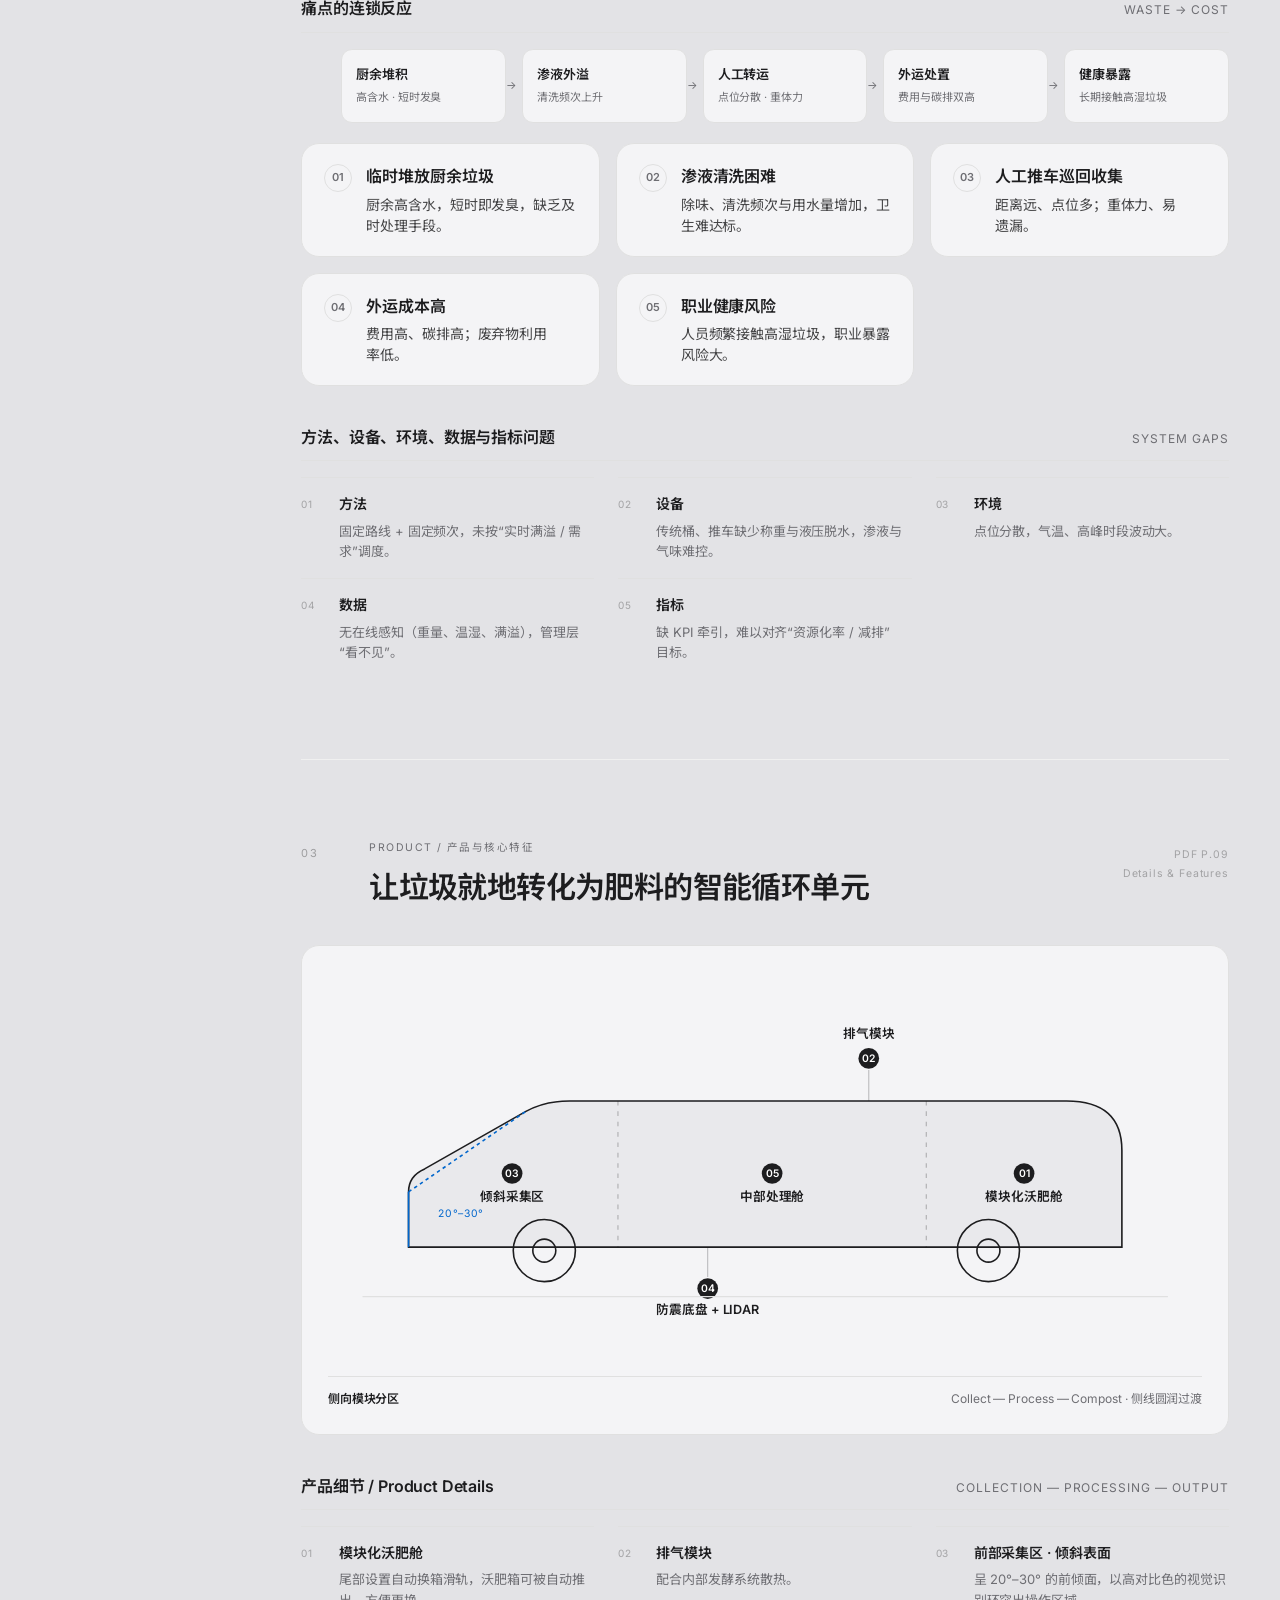
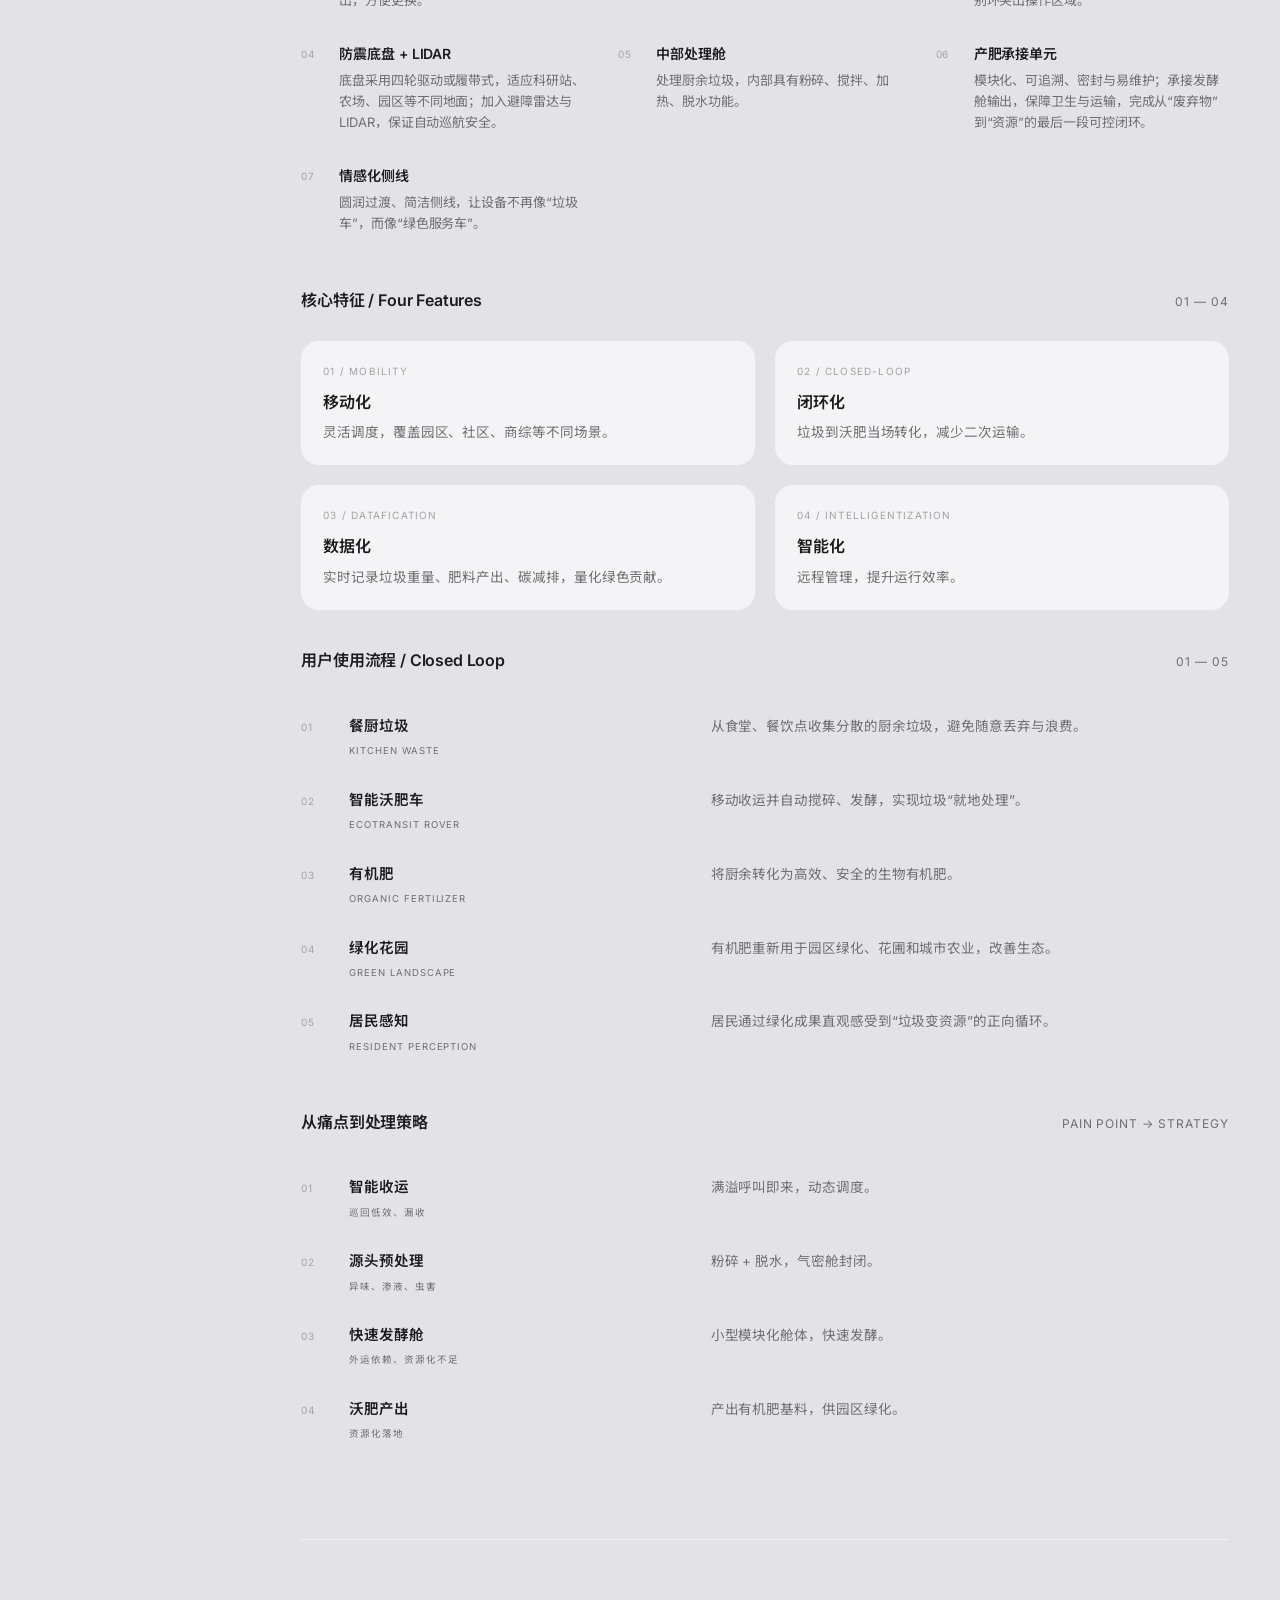
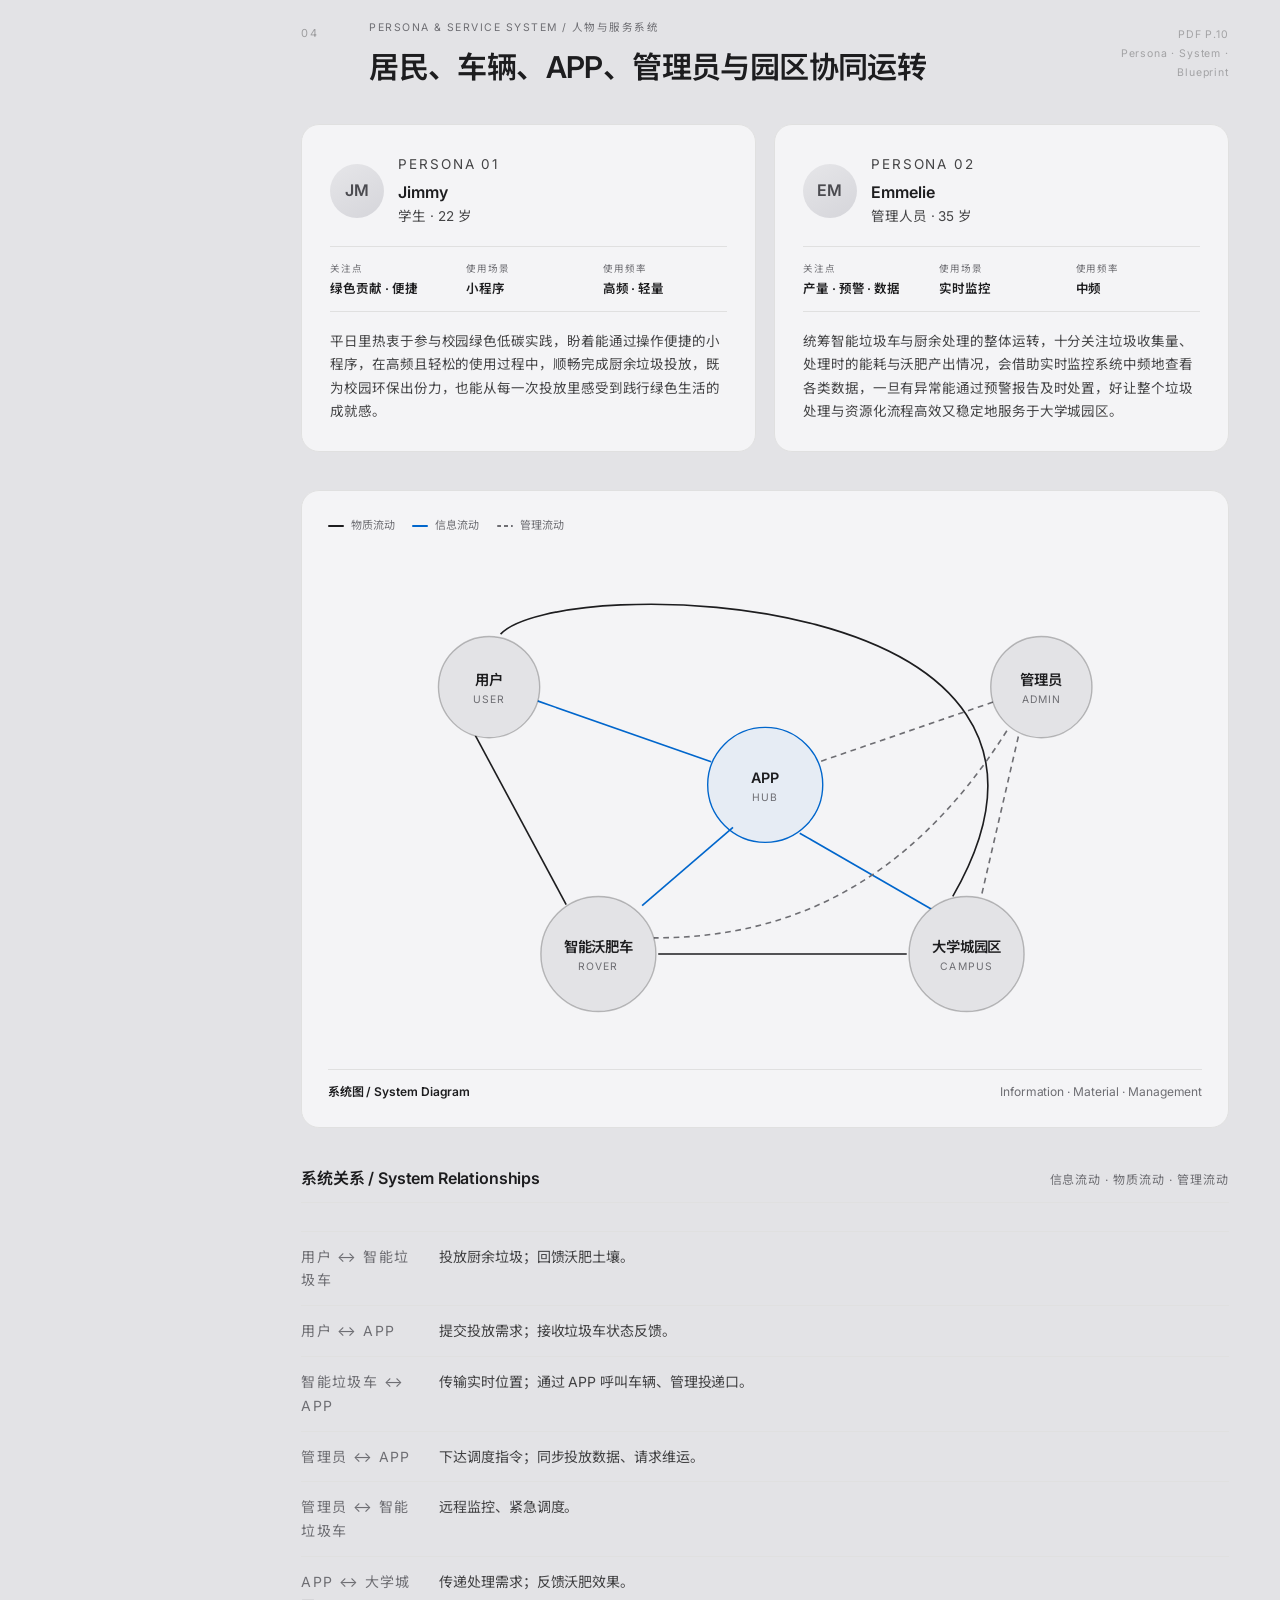
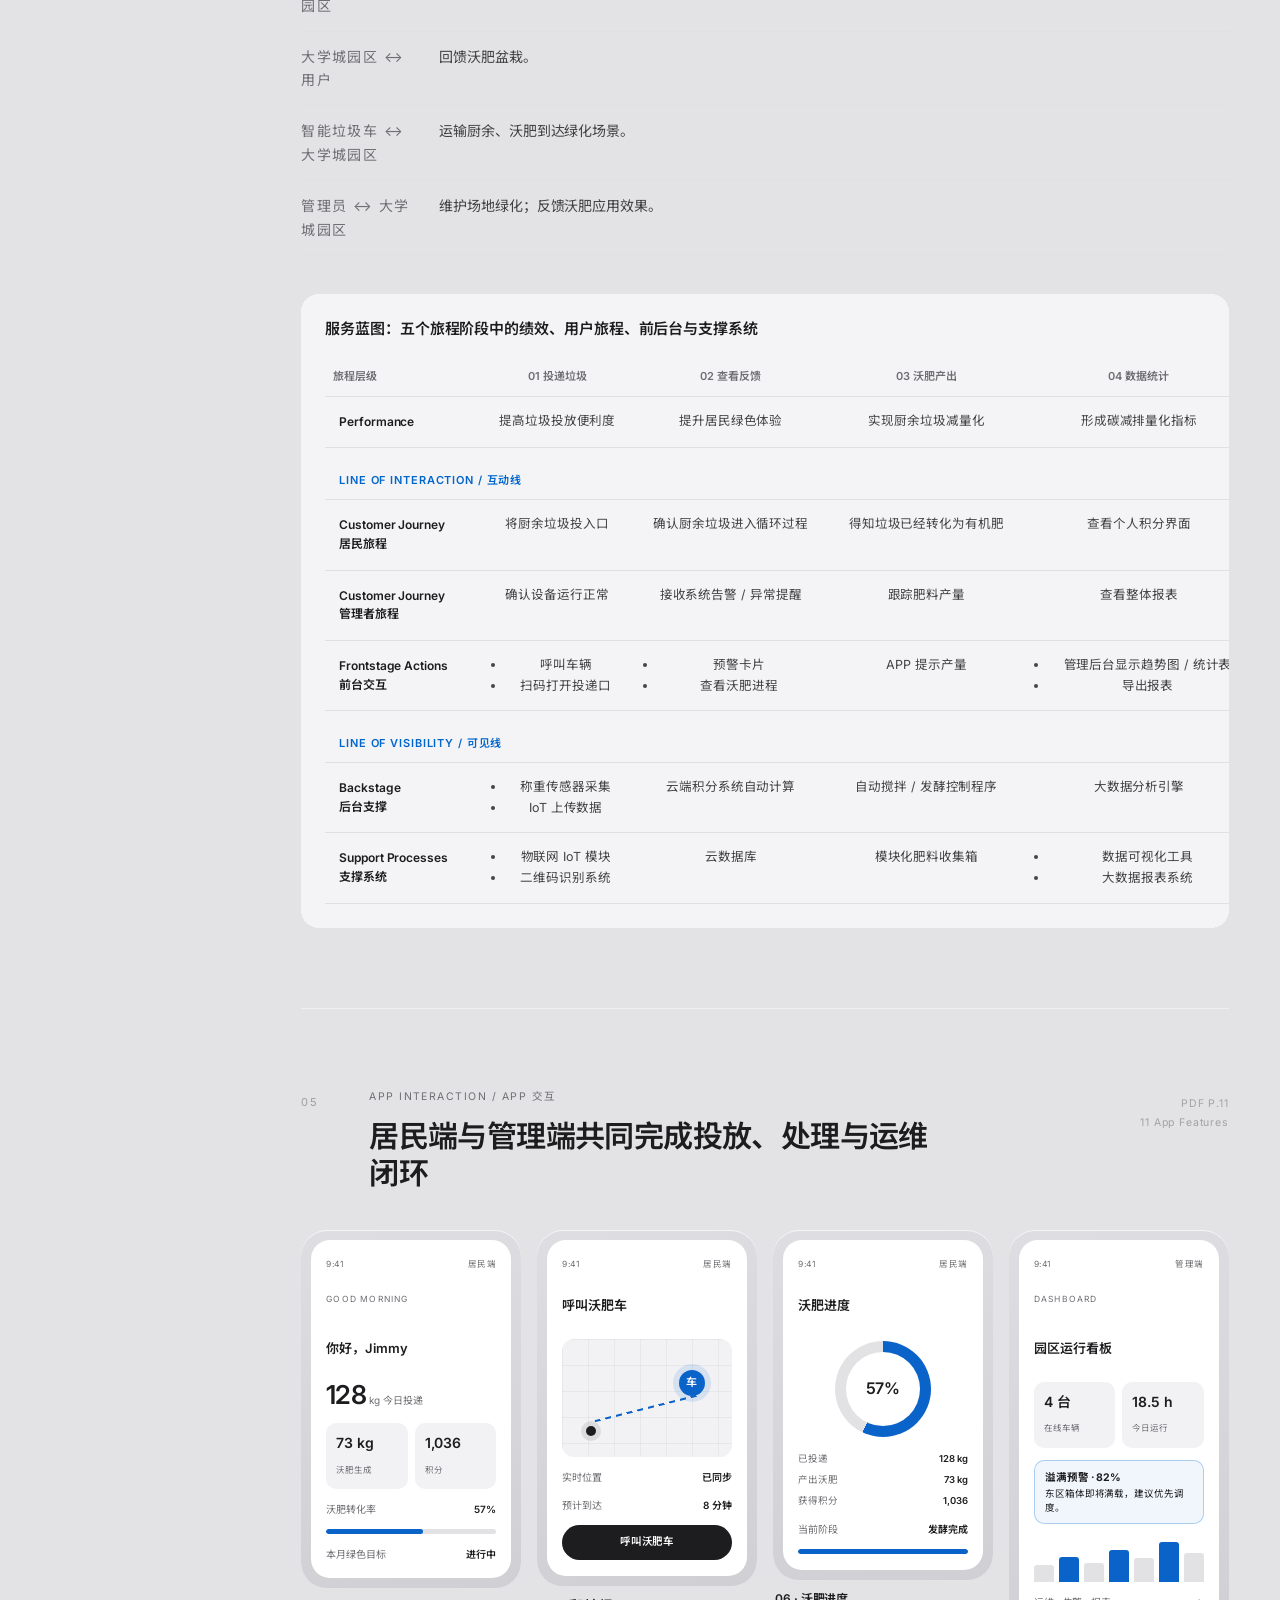
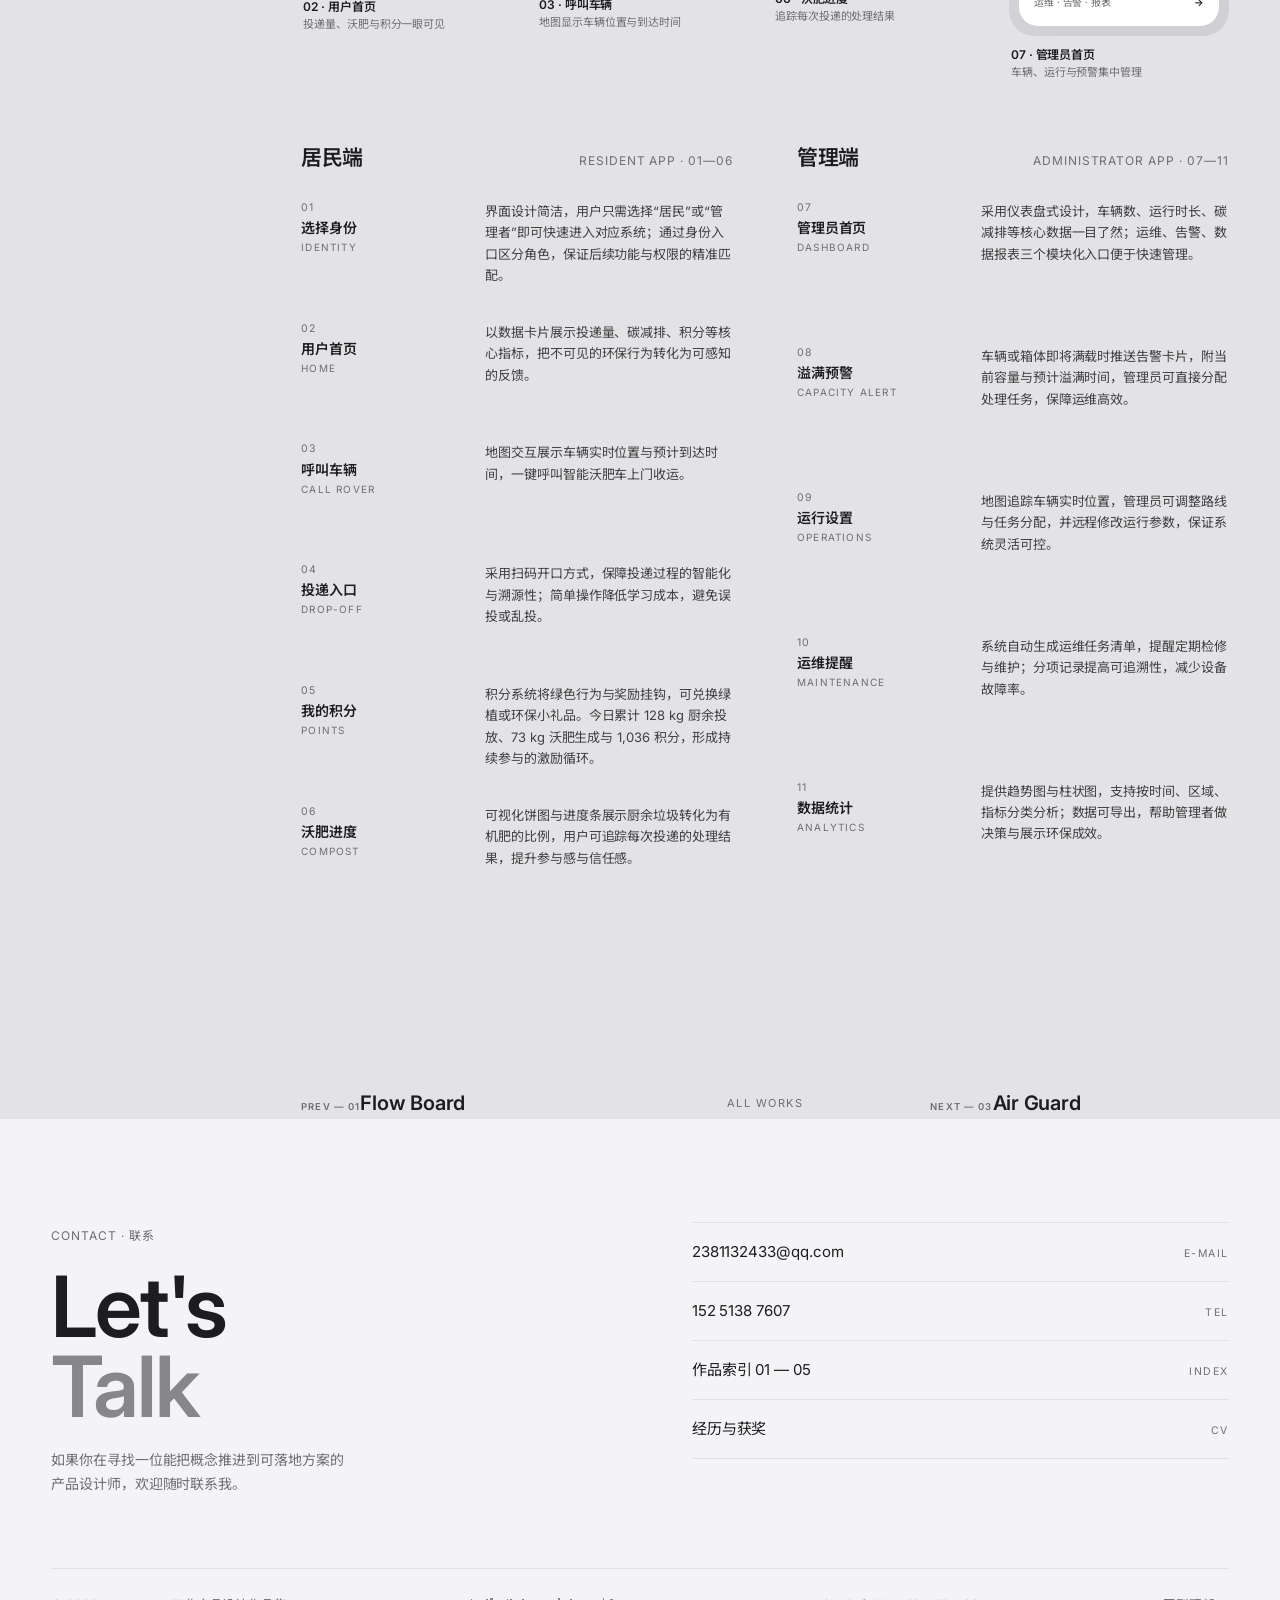
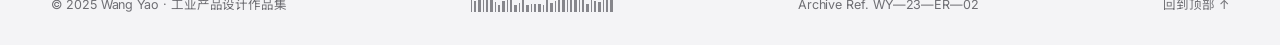
<file: work/ecotransit-rover.html>
<!DOCTYPE html>
<html lang="zh-CN">
<head>
<meta charset="utf-8">
<meta name="viewport" content="width=device-width, initial-scale=1">
<title>EcoTransit Rover — 王瑶 WANG YAO</title>
<meta name="description" content="EcoTransit Rover：可在园区内自由巡航、就地完成厨余垃圾粉碎发酵与转化的移动式微型工厂。">
<link rel="preconnect" href="https://fonts.googleapis.com">
<link rel="preconnect" href="https://fonts.gstatic.com" crossorigin>
<link href="https://fonts.googleapis.com/css2?family=Inter:wght@300;400;600;700&family=Noto+Sans+SC:wght@300;400;600;700&display=swap" rel="stylesheet">
<link rel="icon" href="../favicon.svg" type="image/svg+xml">
<link rel="stylesheet" href="../assets/css/site.css">
</head>
<body id="top">
<div class="grain" aria-hidden="true"></div>
<div class="proj-progress" aria-hidden="true"><i></i></div>

<header class="nav" id="nav">
  <div class="container nav__inner">
    <a class="brand" href="../index.html">
      <span class="brand__mark">
        <svg viewBox="0 0 32 32" aria-hidden="true">
          <path class="brand-mark" d="M6 7h20v18H6z" opacity="0"/>
          <polyline class="brand-wire" points="4,7 10,22 16,12 22,22 28,7"/>
          <path class="brand-wire" d="M19 12c0-3 2-5 5-5s5 2 5 5-2 5-5 5"/>
        </svg>
      </span>
      <span class="brand__name">Wang Yao</span>
    </a>
    <nav class="nav__menu" id="menu">
      <a href="../index.html#works">作品</a>
      <a href="../index.html#approach">理念</a>
      <a href="../index.html#about">关于</a>
      <a href="../index.html#research">研究</a>
      <a href="../index.html#contact">联系</a>
    </nav>
    <div class="nav__right">
      <button class="theme-toggle" id="themeToggle" aria-label="切换深色模式">
        <svg viewBox="0 0 24 24" fill="none" stroke="currentColor" stroke-width="2" stroke-linecap="round" stroke-linejoin="round"><circle cx="12" cy="12" r="4"/><path d="M12 2v2M12 20v2M4.93 4.93l1.41 1.41M17.66 17.66l1.41 1.41M2 12h2M20 12h2M4.93 19.07l1.41-1.41M17.66 6.34l1.41-1.41"/></svg>
      </button>
      <a class="btn btn--ghost" href="../index.html#works">全部作品 <span class="btn__arrow">↗</span></a>
      <button class="nav__burger" id="burger" aria-label="打开菜单" aria-expanded="false">
        <span></span><span></span>
      </button>
    </div>
  </div>
</header>

<!-- ================= FULL-WIDTH HERO ================= -->
<figure class="proj-hero-full" data-drift>
  <img src="../assets/img/rover-cover.jpg" alt="EcoTransit Rover 智能化移动厨余垃圾处理车整体形态" fetchpriority="high">
  <div class="proj-hero-full__frame" data-reveal>
    <div>
      <p class="eyebrow" style="color:rgba(255,255,255,0.75); border-color:rgba(255,255,255,0.4);">Object Study — 02 / 05</p>
      <h1 data-split>EcoTransit Rover</h1>
      <p class="proj-sub-overlay">让厨余垃圾在园区内完成自我转化<br><span lang="en" style="font-size:14px;opacity:0.65;">Enabling kitchen waste to self-transform within the park</span></p>
      <ul class="proj-tags" style="margin-top:14px;">
        <li>移动垃圾处理</li>
        <li>就地资源化</li>
        <li>服务系统</li>
        <li>APP 交互</li>
      </ul>
    </div>
  </div>
  <div class="proj-hero-full__meta" aria-hidden="true">
    <span>Year</span><b>2022 — 2023</b>
    <span>Unit</span><b>Nanjing Forestry University</b>
    <span>Ref</span><b>WY—23—ER—02</b>
  </div>
</figure>

<main class="proj container">

  <!-- mobile module index -->
  <nav class="proj-index" aria-label="模块索引">
    <a href="#m01">简介</a>
    <a href="#m02">研究</a>
    <a href="#m03">产品</a>
    <a href="#m04">系统</a>
    <a href="#m05">APP</a>
  </nav>

  <div class="proj-body">

    <!-- ================= RAIL ================= -->
    <aside class="proj-rail">
      <nav class="rail" aria-label="作品详情模块">
        <div class="rail-progress"><div class="rail-progress__fill" id="railFill"></div></div>
        <a href="#m01" class="is-active"><b>设计简介</b></a>
        <a href="#m02"><b>背景与研究</b></a>
        <a href="#m03"><b>产品与特征</b></a>
        <a href="#m04"><b>Persona 系统</b></a>
        <a href="#m05"><b>APP 交互</b></a>
      </nav>
    </aside>

    <article class="proj-main">

      <!-- ============ 01 BRIEF ============ -->
      <section class="mod" id="m01" aria-labelledby="m01-title">
        <header class="mod__head" data-reveal>
          <span class="mod__no">01</span>
          <div>
            <p class="mod__kicker">Brief / 设计简介</p>
            <h2 class="mod__title" id="m01-title">让垃圾就地转化为肥料的智能循环单元</h2>
          </div>
          <p class="mod__meta">PDF P.07<br>Design Statement</p>
        </header>

        <div class="mod__body g12">
          <div class="c-7" data-reveal style="--d:80ms">
            <p class="brief-lead">EcoTransit Rover 是一款智能化、环保型的移动垃圾处理车辆，它能够在大型园区、大学城或商业综合体中自由巡航，收集分散的厨余垃圾并现场完成粉碎、发酵与转化，生成可再利用的有机肥料。它不仅降低了人工运维成本，还实现了“就地资源化”的绿色闭环，兼具高效、可持续和未来感，是推动园区低碳发展的移动式微型工厂。</p>
            <p class="brief-en" lang="en">EcoTransit Rover is an intelligent and environmentally friendly mobile waste disposal vehicle. It can freely cruise in large parks, university towns or commercial complexes, collect scattered kitchen waste and complete on-site crushing, fermentation and transformation to generate reusable organic fertilizer. It not only reduces the cost of manual operation and maintenance, but also realizes a green closed loop of “local resource utilization”, combining efficiency, sustainability and a sense of the future. It is a mobile micro-factory that promotes the low-carbon development of the park.</p>
          </div>

          <div class="c-5" data-reveal style="--d:180ms">
            <div class="mini-head">
              <h3>项目属性 / Attributes</h3>
              <span class="mono">01 — 04</span>
            </div>
            <dl class="brief-rows">
              <div><dt>智能化</dt><dd lang="en">Smart</dd></div>
              <div><dt>环保</dt><dd lang="en">Eco-friendly</dd></div>
              <div><dt>可持续</dt><dd lang="en">Sustainable</dd></div>
              <div><dt>教育性</dt><dd lang="en">Educational</dd></div>
            </dl>
          </div>
        </div>
      </section>
      <section class="mod" id="m02" aria-labelledby="m02-title">
        <header class="mod__head" data-reveal>
          <span class="mod__no">02</span>
          <div>
            <p class="mod__kicker">Background &amp; Research / 背景与研究</p>
            <h2 class="mod__title" id="m02-title">让食物生产回到城市，让废弃物回到生态循环</h2>
          </div>
          <p class="mod__meta">PDF P.08<br>Context &amp; Pain Points</p>
        </header>

        <div class="mod__body">
          <div class="g12">
            <div class="c-7" data-reveal>
              <div class="mini-head">
                <h3>城市农业与食物系统本地化</h3>
                <span class="mono">Background</span>
              </div>
              <dl class="brief-rows">
                <div>
                  <dt>城市农业 · 屋顶农园</dt>
                  <dd>让“食物生产”重新进入城市日常，缩短了从田间到餐桌的距离。</dd>
                </div>
                <div>
                  <dt>社区支持农业（CSA）</dt>
                  <dd>更短的供应链和更新鲜的食材，更代表着一种绿色转型趋势。</dd>
                </div>
                <div>
                  <dt>食物系统本地化</dt>
                  <dd>园区与食堂的厨余垃圾也能就地回收、转化为肥料。</dd>
                </div>
              </dl>
            </div>

            <figure class="c-5 figure-card" data-reveal style="--d:100ms">
              <svg viewBox="0 0 320 320" role="img" aria-label="园区食物闭环：生产、消费、废弃、就地处理、肥料回归土壤">
                <circle class="loop-line" cx="160" cy="160" r="104"/>
                <circle class="loop-node" cx="160" cy="56" r="29"/>
                <text class="loop-label" x="160" y="55" text-anchor="middle">生产</text>
                <text class="loop-sub" x="160" y="68" text-anchor="middle">GROW</text>

                <circle class="loop-node" cx="259" cy="128" r="29"/>
                <text class="loop-label" x="259" y="127" text-anchor="middle">消费</text>
                <text class="loop-sub" x="259" y="140" text-anchor="middle">DINE</text>

                <circle class="loop-node" cx="221" cy="244" r="29"/>
                <text class="loop-label" x="221" y="243" text-anchor="middle">废弃</text>
                <text class="loop-sub" x="221" y="256" text-anchor="middle">WASTE</text>

                <circle class="loop-node" cx="99" cy="244" r="29" style="stroke:var(--accent);stroke-width:1.6;"/>
                <text class="loop-label" x="99" y="243" text-anchor="middle">处理</text>
                <text class="loop-sub" x="99" y="256" text-anchor="middle">ROVER</text>

                <circle class="loop-node" cx="61" cy="128" r="29"/>
                <text class="loop-label" x="61" y="127" text-anchor="middle">肥料</text>
                <text class="loop-sub" x="61" y="140" text-anchor="middle">SOIL</text>

                <text x="160" y="156" text-anchor="middle" font-size="9" letter-spacing="2" fill="var(--muted)">CAMPUS LOOP</text>
                <text x="160" y="174" text-anchor="middle" font-size="12" font-weight="600" fill="var(--ink)">园区内闭环</text>
              </svg>
              <figcaption><b>食物系统本地化</b><span>Production → Consumption → Waste → Soil</span></figcaption>
            </figure>
          </div>

          <div data-reveal>
            <div class="mini-head">
              <h3>未来愿景 / Future Vision</h3>
              <span class="mono">Nature · Food · Future</span>
            </div>
            <div class="scene-cards">
              <article class="scene-card">
                <em>01 / NATURAL CYCLE</em>
                <h4>自然循环</h4>
                <p>食物从生产到消费，再到废弃物回归土壤。</p>
              </article>
              <article class="scene-card">
                <em>02 / EXPERIENCE NATURE</em>
                <h4>体验自然</h4>
                <p>人们重新接触土地与季节的变化。</p>
              </article>
              <article class="scene-card">
                <em>03 / FOOD SAFETY</em>
                <h4>食物安全</h4>
                <p>食物来源清晰可追溯。</p>
              </article>
              <article class="scene-card">
                <em>04 / SUSTAINABILITY</em>
                <h4>可持续发展</h4>
                <p>保障环境与资源为未来所用。</p>
              </article>
            </div>
          </div>

          <div class="g12">
            <figure class="c-6 figure-card" data-reveal>
              <div class="scale-list" role="list" aria-label="一次性塑料管控四级强度">
                <div class="scale-row" role="listitem">
                  <b>区域性统一禁止</b>
                  <span>区域层面统一停止投放一次性塑料</span>
                  <span class="scale-meter"><i class="on is-accent"></i><i class="on is-accent"></i><i class="on is-accent"></i><i class="on is-accent"></i></span>
                </div>
                <div class="scale-row" role="listitem">
                  <b>全国性禁令</b>
                  <span>覆盖明确的塑料品类</span>
                  <span class="scale-meter"><i class="on"></i><i class="on"></i><i class="on"></i><i></i></span>
                </div>
                <div class="scale-row" role="listitem">
                  <b>国家层面限制</b>
                  <span>收费、限用或分阶段管控</span>
                  <span class="scale-meter"><i class="on"></i><i class="on"></i><i></i><i></i></span>
                </div>
                <div class="scale-row" role="listitem">
                  <b>无全国立法</b>
                  <span>仅地方举措，或信息不足</span>
                  <span class="scale-meter"><i class="on"></i><i></i><i></i><i></i></span>
                </div>
              </div>
              <figcaption><b>管控强度分级</b><span>Policy Tier · 强 → 弱</span></figcaption>
            </figure>

            <div class="c-6" data-reveal style="--d:100ms">
              <div class="mini-head">
                <h3>全球一次性塑料禁令与材料趋势</h3>
                <span class="mono">Global Context</span>
              </div>
              <p class="brief-mid">全球不同地区对一次性塑料采取不同层级的管控，可降解材料为大势所趋。</p>
              <p class="brief-mid">废弃物资源化率逐步上升，“废弃物回归生态循环”成为全球共识和必然趋势。</p>
              <dl class="brief-rows">
                <div>
                  <dt>2010 → 2050</dt>
                  <dd>有机废弃物资源化率由 13% 升至 70%。</dd>
                </div>
                <div>
                  <dt>材料替代</dt>
                  <dd>管控由限制走向禁用，可降解材料加速替代。</dd>
                </div>
              </dl>
            </div>
          </div>

          <div class="resource-chart" data-reveal>
            <div class="resource-chart__header">
              <div class="resource-chart__title">全球有机废弃物资源化率趋势 <span>2010 — 2050</span></div>
            </div>
            <svg viewBox="0 0 600 220" xmlns="http://www.w3.org/2000/svg" role="img" aria-label="2010年资源化率13%，2020年25%，2030年45%，2040年50%，2050年70%">
              <!-- grid -->
              <line class="resource-chart__grid" x1="50" y1="30" x2="580" y2="30"/>
              <line class="resource-chart__grid" x1="50" y1="72" x2="580" y2="72"/>
              <line class="resource-chart__grid" x1="50" y1="114" x2="580" y2="114"/>
              <line class="resource-chart__grid" x1="50" y1="156" x2="580" y2="156"/>
              <line class="resource-chart__grid" x1="50" y1="198" x2="580" y2="198"/>
              <!-- Y axis labels -->
              <text class="resource-chart__label" x="38" y="34" text-anchor="end">70%</text>
              <text class="resource-chart__label" x="38" y="76" text-anchor="end">50%</text>
              <text class="resource-chart__label" x="38" y="118" text-anchor="end">35%</text>
              <text class="resource-chart__label" x="38" y="160" text-anchor="end">20%</text>
              <text class="resource-chart__label" x="38" y="202" text-anchor="end">0%</text>
              <!-- X axis -->
              <line class="resource-chart__axis" x1="50" y1="198" x2="580" y2="198"/>
              <!-- Area -->
              <path class="resource-chart__area" d="M50,185 L182,163 L314,119 L446,107 L578,60 L578,198 L50,198 Z"/>
              <!-- Line -->
              <polyline class="resource-chart__line" points="50,185 182,163 314,119 446,107 578,60"/>
              <!-- Points -->
              <circle class="resource-chart__point-base" cx="50" cy="185" r="4"/>
              <circle class="resource-chart__point" cx="50" cy="185" r="3"/>
              <circle class="resource-chart__point-base" cx="182" cy="163" r="4"/>
              <circle class="resource-chart__point" cx="182" cy="163" r="3"/>
              <circle class="resource-chart__point-base" cx="314" cy="119" r="4"/>
              <circle class="resource-chart__point" cx="314" cy="119" r="3"/>
              <circle class="resource-chart__highlight" cx="314" cy="96" r="16"/>
              <text fill="#fff" font-size="10" font-weight="600" x="314" y="100" text-anchor="middle" font-family="Inter, sans-serif">45%</text>
              <circle class="resource-chart__point-base" cx="446" cy="107" r="4"/>
              <circle class="resource-chart__point" cx="446" cy="107" r="3"/>
              <circle class="resource-chart__highlight" cx="578" cy="82" r="18"/>
              <text fill="#fff" font-size="11" font-weight="600" x="578" y="86" text-anchor="middle" font-family="Inter, sans-serif">70%</text>
              <circle class="resource-chart__point-base" cx="578" cy="60" r="4"/>
              <circle class="resource-chart__point" cx="578" cy="60" r="3"/>
              <!-- Labels on points -->
              <text class="resource-chart__label" x="50" y="174" text-anchor="middle">13%</text>
              <text class="resource-chart__label" x="182" y="152" text-anchor="middle">25%</text>
              <text class="resource-chart__label" x="446" y="96" text-anchor="middle">50%</text>
              <!-- X axis labels -->
              <text class="resource-chart__label" x="50" y="215" text-anchor="middle">2010</text>
              <text class="resource-chart__label" x="182" y="215" text-anchor="middle">2020</text>
              <text class="resource-chart__label" x="314" y="215" text-anchor="middle">2030</text>
              <text class="resource-chart__label" x="446" y="215" text-anchor="middle">2040</text>
              <text class="resource-chart__label" x="578" y="215" text-anchor="middle">2050</text>
            </svg>
          </div>

          <div data-reveal>
            <div class="mini-head">
              <h3>痛点的连锁反应</h3>
              <span class="mono">Waste → Cost</span>
            </div>
            <ol class="pain-chain" aria-label="痛点连锁链条">
              <li><b>厨余堆积</b><span>高含水 · 短时发臭</span></li>
              <li><b>渗液外溢</b><span>清洗频次上升</span></li>
              <li><b>人工转运</b><span>点位分散 · 重体力</span></li>
              <li><b>外运处置</b><span>费用与碳排双高</span></li>
              <li><b>健康暴露</b><span>长期接触高湿垃圾</span></li>
            </ol>
            <div class="pain-cards">
              <article class="pain-card"><span class="pain-card__no">01</span><div class="pain-card__body"><h4>临时堆放厨余垃圾</h4><p>厨余高含水，短时即发臭，缺乏及时处理手段。</p></div></article>
              <article class="pain-card"><span class="pain-card__no">02</span><div class="pain-card__body"><h4>渗液清洗困难</h4><p>除味、清洗频次与用水量增加，卫生难达标。</p></div></article>
              <article class="pain-card"><span class="pain-card__no">03</span><div class="pain-card__body"><h4>人工推车巡回收集</h4><p>距离远、点位多；重体力、易遗漏。</p></div></article>
              <article class="pain-card"><span class="pain-card__no">04</span><div class="pain-card__body"><h4>外运成本高</h4><p>费用高、碳排高；废弃物利用率低。</p></div></article>
              <article class="pain-card"><span class="pain-card__no">05</span><div class="pain-card__body"><h4>职业健康风险</h4><p>人员频繁接触高湿垃圾，职业暴露风险大。</p></div></article>
            </div>
          </div>

          <div data-reveal>
            <div class="mini-head">
              <h3>方法、设备、环境、数据与指标问题</h3>
              <span class="mono">System Gaps</span>
            </div>
            <div class="details-grid">
              <article class="d-item"><i>01</i><div><h4>方法</h4><p>固定路线 + 固定频次，未按“实时满溢 / 需求”调度。</p></div></article>
              <article class="d-item"><i>02</i><div><h4>设备</h4><p>传统桶、推车缺少称重与液压脱水，渗液与气味难控。</p></div></article>
              <article class="d-item"><i>03</i><div><h4>环境</h4><p>点位分散，气温、高峰时段波动大。</p></div></article>
              <article class="d-item"><i>04</i><div><h4>数据</h4><p>无在线感知（重量、温湿、满溢），管理层“看不见”。</p></div></article>
              <article class="d-item"><i>05</i><div><h4>指标</h4><p>缺 KPI 牵引，难以对齐“资源化率 / 减排”目标。</p></div></article>
            </div>
          </div>
        </div>
      </section>

      <!-- ============ 03 PRODUCT ============ -->
      <section class="mod" id="m03" aria-labelledby="m03-title">
        <header class="mod__head" data-reveal>
          <span class="mod__no">03</span>
          <div>
            <p class="mod__kicker">Product / 产品与核心特征</p>
            <h2 class="mod__title" id="m03-title">让垃圾就地转化为肥料的智能循环单元</h2>
          </div>
          <p class="mod__meta">PDF P.09<br>Details &amp; Features</p>
        </header>

        <div class="mod__body">
          <figure class="module-map" data-reveal>
            <svg viewBox="0 0 760 340" role="img" aria-label="Rover 侧向模块剖面：前部倾斜采集区、中部处理舱、尾部沃肥舱、排气模块与四轮防震底盘">
              <path class="mm-body" d="M70 240 L70 192 Q70 178 84 172 L172 122 Q188 113 210 113 L642 113 Q690 113 690 156 L690 240 Z"/>
              <!-- zones -->
              <path class="mm-zone" d="M252 113 L252 240"/>
              <path class="mm-zone" d="M520 113 L520 240"/>
              <!-- wheels -->
              <circle class="mm-wheel" cx="188" cy="243" r="27"/>
              <circle class="mm-wheel" cx="188" cy="243" r="10"/>
              <circle class="mm-wheel" cx="574" cy="243" r="27"/>
              <circle class="mm-wheel" cx="574" cy="243" r="10"/>
              <!-- in-body markers -->
              <g>
                <circle class="mm-num-bg" cx="160" cy="176" r="9"/><text class="mm-num" x="160" y="179">03</text>
                <text class="mm-label" x="160" y="200" text-anchor="middle">倾斜采集区</text>
              </g>
              <g>
                <circle class="mm-num-bg" cx="386" cy="176" r="9"/><text class="mm-num" x="386" y="179">05</text>
                <text class="mm-label" x="386" y="200" text-anchor="middle">中部处理舱</text>
              </g>
              <g>
                <circle class="mm-num-bg" cx="605" cy="176" r="9"/><text class="mm-num" x="605" y="179">01</text>
                <text class="mm-label" x="605" y="200" text-anchor="middle">模块化沃肥舱</text>
              </g>
              <!-- external markers -->
              <g>
                <line class="mm-lead" x1="470" y1="113" x2="470" y2="86"/>
                <circle class="mm-num-bg" cx="470" cy="76" r="9"/><text class="mm-num" x="470" y="79">02</text>
                <text class="mm-label" x="470" y="58" text-anchor="middle">排气模块</text>
              </g>
              <g>
                <line class="mm-lead" x1="330" y1="240" x2="330" y2="266"/>
                <circle class="mm-num-bg" cx="330" cy="276" r="9"/><text class="mm-num" x="330" y="279">04</text>
                <text class="mm-label" x="330" y="298" text-anchor="middle">防震底盘 + LIDAR</text>
              </g>
              <!-- front slope angle -->
              <path d="M70 192 L70 240" stroke="var(--accent)" stroke-width="1.4" fill="none"/>
              <path d="M70 192 L172 122" stroke="var(--accent)" stroke-width="1.4" stroke-dasharray="3 3" fill="none"/>
              <text x="96" y="214" font-size="9" fill="var(--accent)" letter-spacing=".06em">20°–30°</text>
              <!-- ground -->
              <line x1="30" y1="283" x2="730" y2="283" stroke="var(--line)" stroke-width="1"/>
            </svg>
            <figcaption><b>侧向模块分区</b><span>Collect — Process — Compost · 侧线圆润过渡</span></figcaption>
          </figure>

          <div data-reveal>
            <div class="mini-head">
              <h3>产品细节 / Product Details</h3>
              <span class="mono">Collection — Processing — Output</span>
            </div>
            <div class="details-grid">
              <article class="d-item">
                <i>01</i>
                <div><h4>模块化沃肥舱</h4><p>尾部设置自动换箱滑轨，沃肥箱可被自动推出，方便更换。</p></div>
              </article>
              <article class="d-item">
                <i>02</i>
                <div><h4>排气模块</h4><p>配合内部发酵系统散热。</p></div>
              </article>
              <article class="d-item">
                <i>03</i>
                <div><h4>前部采集区 · 倾斜表面</h4><p>呈 20°–30° 的前倾面，以高对比色的视觉识别环突出操作区域。</p></div>
              </article>
              <article class="d-item">
                <i>04</i>
                <div><h4>防震底盘 + LIDAR</h4><p>底盘采用四轮驱动或履带式，适应科研站、农场、园区等不同地面；加入避障雷达与 LIDAR，保证自动巡航安全。</p></div>
              </article>
              <article class="d-item">
                <i>05</i>
                <div><h4>中部处理舱</h4><p>处理厨余垃圾，内部具有粉碎、搅拌、加热、脱水功能。</p></div>
              </article>
              <article class="d-item">
                <i>06</i>
                <div><h4>产肥承接单元</h4><p>模块化、可追溯、密封与易维护；承接发酵舱输出，保障卫生与运输，完成从“废弃物”到“资源”的最后一段可控闭环。</p></div>
              </article>
              <article class="d-item">
                <i>07</i>
                <div><h4>情感化侧线</h4><p>圆润过渡、简洁侧线，让设备不再像“垃圾车”，而像“绿色服务车”。</p></div>
              </article>
            </div>
          </div>

          <div data-reveal>
            <div class="mini-head">
              <h3>核心特征 / Four Features</h3>
              <span class="mono">01 — 04</span>
            </div>
            <div class="scene-cards">
              <article class="scene-card"><em>01 / MOBILITY</em><h4>移动化</h4><p>灵活调度，覆盖园区、社区、商综等不同场景。</p></article>
              <article class="scene-card"><em>02 / CLOSED-LOOP</em><h4>闭环化</h4><p>垃圾到沃肥当场转化，减少二次运输。</p></article>
              <article class="scene-card"><em>03 / DATAFICATION</em><h4>数据化</h4><p>实时记录垃圾重量、肥料产出、碳减排，量化绿色贡献。</p></article>
              <article class="scene-card"><em>04 / INTELLIGENTIZATION</em><h4>智能化</h4><p>远程管理，提升运行效率。</p></article>
            </div>
          </div>

          <div data-reveal>
            <div class="mini-head">
              <h3>用户使用流程 / Closed Loop</h3>
              <span class="mono">01 — 05</span>
            </div>
            <ol class="layers">
              <li class="layer"><i>01</i><div><b>餐厨垃圾</b><span>Kitchen Waste</span></div><p>从食堂、餐饮点收集分散的厨余垃圾，避免随意丢弃与浪费。</p></li>
              <li class="layer"><i>02</i><div><b>智能沃肥车</b><span>EcoTransit Rover</span></div><p>移动收运并自动搅碎、发酵，实现垃圾“就地处理”。</p></li>
              <li class="layer"><i>03</i><div><b>有机肥</b><span>Organic Fertilizer</span></div><p>将厨余转化为高效、安全的生物有机肥。</p></li>
              <li class="layer"><i>04</i><div><b>绿化花园</b><span>Green Landscape</span></div><p>有机肥重新用于园区绿化、花圃和城市农业，改善生态。</p></li>
              <li class="layer"><i>05</i><div><b>居民感知</b><span>Resident Perception</span></div><p>居民通过绿化成果直观感受到“垃圾变资源”的正向循环。</p></li>
            </ol>
          </div>

          <div data-reveal>
            <div class="mini-head">
              <h3>从痛点到处理策略</h3>
              <span class="mono">Pain Point → Strategy</span>
            </div>
            <ol class="layers">
              <li class="layer"><i>01</i><div><b>智能收运</b><span>巡回低效、漏收</span></div><p>满溢呼叫即来，动态调度。</p></li>
              <li class="layer"><i>02</i><div><b>源头预处理</b><span>异味、渗液、虫害</span></div><p>粉碎 + 脱水，气密舱封闭。</p></li>
              <li class="layer"><i>03</i><div><b>快速发酵舱</b><span>外运依赖、资源化不足</span></div><p>小型模块化舱体，快速发酵。</p></li>
              <li class="layer"><i>04</i><div><b>沃肥产出</b><span>资源化落地</span></div><p>产出有机肥基料，供园区绿化。</p></li>
            </ol>
          </div>
        </div>
      </section>

      <!-- ============ 04 PERSONA & SERVICE SYSTEM ============ -->
      <section class="mod" id="m04" aria-labelledby="m04-title">
        <header class="mod__head" data-reveal>
          <span class="mod__no">04</span>
          <div>
            <p class="mod__kicker">Persona &amp; Service System / 人物与服务系统</p>
            <h2 class="mod__title" id="m04-title">居民、车辆、APP、管理员与园区协同运转</h2>
          </div>
          <p class="mod__meta">PDF P.10<br>Persona · System · Blueprint</p>
        </header>

        <div class="mod__body">
          <div class="persona-grid">
            <article class="persona" data-reveal>
              <div class="persona__top">
                <span class="persona__avatar" aria-hidden="true">JM</span>
                <div>
                  <p class="persona__id">Persona 01</p>
                  <h4 class="persona__name">Jimmy</h4>
                  <p class="persona__role">学生 · 22 岁</p>
                </div>
              </div>
              <div class="persona__meta">
                <div><span>关注点</span><b>绿色贡献 · 便捷</b></div>
                <div><span>使用场景</span><b>小程序</b></div>
                <div><span>使用频率</span><b>高频 · 轻量</b></div>
              </div>
              <p>平日里热衷于参与校园绿色低碳实践，盼着能通过操作便捷的小程序，在高频且轻松的使用过程中，顺畅完成厨余垃圾投放，既为校园环保出份力，也能从每一次投放里感受到践行绿色生活的成就感。</p>
            </article>

            <article class="persona" data-reveal style="--d:100ms">
              <div class="persona__top">
                <span class="persona__avatar" aria-hidden="true">EM</span>
                <div>
                  <p class="persona__id">Persona 02</p>
                  <h4 class="persona__name">Emmelie</h4>
                  <p class="persona__role">管理人员 · 35 岁</p>
                </div>
              </div>
              <div class="persona__meta">
                <div><span>关注点</span><b>产量 · 预警 · 数据</b></div>
                <div><span>使用场景</span><b>实时监控</b></div>
                <div><span>使用频率</span><b>中频</b></div>
              </div>
              <p>统筹智能垃圾车与厨余处理的整体运转，十分关注垃圾收集量、处理时的能耗与沃肥产出情况，会借助实时监控系统中频地查看各类数据，一旦有异常能通过预警报告及时处置，好让整个垃圾处理与资源化流程高效又稳定地服务于大学城园区。</p>
            </article>
          </div>

          <figure class="figure-card" data-reveal>
            <ul class="sys-legend" aria-label="系统图图例">
              <li><i></i>物质流动</li>
              <li><i></i>信息流动</li>
              <li><i></i>管理流动</li>
            </ul>
            <svg viewBox="0 0 760 440" role="img" aria-label="用户、智能沃肥车、APP、管理员与大学城园区之间的物质、信息与管理流动">
              <!-- 物质 -->
              <path class="sys-edge sys-edge--m" d="M128 162 L207 309"/>
              <path class="sys-edge sys-edge--m" d="M287 352 L503 352"/>
              <path class="sys-edge sys-edge--m" d="M543 302 C700 30 200 20 150 74"/>
              <!-- 信息 -->
              <path class="sys-edge sys-edge--i" d="M182 132 L333 185"/>
              <path class="sys-edge sys-edge--i" d="M273 310 L352 242"/>
              <path class="sys-edge sys-edge--i" d="M410 247 L528 315"/>
              <!-- 管理 -->
              <path class="sys-edge sys-edge--g" d="M578 133 L427 185"/>
              <path class="sys-edge sys-edge--g" d="M590 158 C500 300 390 338 283 338"/>
              <path class="sys-edge sys-edge--g" d="M600 163 L568 301"/>

              <circle class="sys-node" cx="140" cy="120" r="44"/>
              <text class="sys-name" x="140" y="118" text-anchor="middle">用户</text>
              <text class="sys-tag" x="140" y="134" text-anchor="middle">USER</text>

              <circle class="sys-node sys-node--core" cx="380" cy="205" r="50"/>
              <text class="sys-name" x="380" y="203" text-anchor="middle">APP</text>
              <text class="sys-tag" x="380" y="219" text-anchor="middle">HUB</text>

              <circle class="sys-node" cx="620" cy="120" r="44"/>
              <text class="sys-name" x="620" y="118" text-anchor="middle">管理员</text>
              <text class="sys-tag" x="620" y="134" text-anchor="middle">ADMIN</text>

              <circle class="sys-node" cx="235" cy="352" r="50"/>
              <text class="sys-name" x="235" y="350" text-anchor="middle" font-size="11.5">智能沃肥车</text>
              <text class="sys-tag" x="235" y="366" text-anchor="middle">ROVER</text>

              <circle class="sys-node" cx="555" cy="352" r="50"/>
              <text class="sys-name" x="555" y="350" text-anchor="middle" font-size="11.5">大学城园区</text>
              <text class="sys-tag" x="555" y="366" text-anchor="middle">CAMPUS</text>
            </svg>
            <figcaption><b>系统图 / System Diagram</b><span>Information · Material · Management</span></figcaption>
          </figure>

          <div data-reveal>
            <div class="mini-head">
              <h3>系统关系 / System Relationships</h3>
              <span class="mono">信息流动 · 物质流动 · 管理流动</span>
            </div>
            <dl class="brief-rows">
              <div><dt>用户 ↔ 智能垃圾车</dt><dd>投放厨余垃圾；回馈沃肥土壤。</dd></div>
              <div><dt>用户 ↔ APP</dt><dd>提交投放需求；接收垃圾车状态反馈。</dd></div>
              <div><dt>智能垃圾车 ↔ APP</dt><dd>传输实时位置；通过 APP 呼叫车辆、管理投递口。</dd></div>
              <div><dt>管理员 ↔ APP</dt><dd>下达调度指令；同步投放数据、请求维运。</dd></div>
              <div><dt>管理员 ↔ 智能垃圾车</dt><dd>远程监控、紧急调度。</dd></div>
              <div><dt>APP ↔ 大学城园区</dt><dd>传递处理需求；反馈沃肥效果。</dd></div>
              <div><dt>大学城园区 ↔ 用户</dt><dd>回馈沃肥盆栽。</dd></div>
              <div><dt>智能垃圾车 ↔ 大学城园区</dt><dd>运输厨余、沃肥到达绿化场景。</dd></div>
              <div><dt>管理员 ↔ 大学城园区</dt><dd>维护场地绿化；反馈沃肥应用效果。</dd></div>
            </dl>
          </div>

          <div class="plans blueprint-table" data-reveal>
            <table>
              <caption>服务蓝图：五个旅程阶段中的绩效、用户旅程、前后台与支撑系统</caption>
              <thead>
                <tr>
                  <th scope="col">旅程层级</th>
                  <th scope="col">01 投递垃圾</th>
                  <th scope="col">02 查看反馈</th>
                  <th scope="col">03 沃肥产出</th>
                  <th scope="col">04 数据统计</th>
                  <th scope="col">05 循环反馈</th>
                </tr>
              </thead>
              <tbody>
                <tr>
                  <th scope="row">Performance</th>
                  <td>提高垃圾投放便利度</td>
                  <td>提升居民绿色体验</td>
                  <td>实现厨余垃圾减量化</td>
                  <td>形成碳减排量化指标</td>
                  <td>促进园区绿色循环</td>
                </tr>
                <tr><th colspan="6">LINE OF INTERACTION / 互动线</th></tr>
                <tr>
                  <th scope="row">Customer Journey<br>居民旅程</th>
                  <td>将厨余垃圾投入口</td>
                  <td>确认厨余垃圾进入循环过程</td>
                  <td>得知垃圾已经转化为有机肥</td>
                  <td>查看个人积分界面</td>
                  <td><ul><li>得知沃肥去向</li><li>兑换环保小礼品</li></ul></td>
                </tr>
                <tr>
                  <th scope="row">Customer Journey<br>管理者旅程</th>
                  <td>确认设备运行正常</td>
                  <td>接收系统告警 / 异常提醒</td>
                  <td>跟踪肥料产量</td>
                  <td>查看整体报表</td>
                  <td>优化运维</td>
                </tr>
                <tr>
                  <th scope="row">Frontstage Actions<br>前台交互</th>
                  <td><ul><li>呼叫车辆</li><li>扫码打开投递口</li></ul></td>
                  <td><ul><li>预警卡片</li><li>查看沃肥进程</li></ul></td>
                  <td>APP 提示产量</td>
                  <td><ul><li>管理后台显示趋势图 / 统计表</li><li>导出报表</li></ul></td>
                  <td><ul><li>显示沃肥去向</li><li>积分兑换界面</li></ul></td>
                </tr>
                <tr><th colspan="6">LINE OF VISIBILITY / 可见线</th></tr>
                <tr>
                  <th scope="row">Backstage<br>后台支撑</th>
                  <td><ul><li>称重传感器采集</li><li>IoT 上传数据</li></ul></td>
                  <td>云端积分系统自动计算</td>
                  <td>自动搅拌 / 发酵控制程序</td>
                  <td>大数据分析引擎</td>
                  <td>平台记录肥料流向</td>
                </tr>
                <tr>
                  <th scope="row">Support Processes<br>支撑系统</th>
                  <td><ul><li>物联网 IoT 模块</li><li>二维码识别系统</li></ul></td>
                  <td>云数据库</td>
                  <td>模块化肥料收集箱</td>
                  <td><ul><li>数据可视化工具</li><li>大数据报表系统</li></ul></td>
                  <td>园区绿化管理数据库</td>
                </tr>
              </tbody>
            </table>
          </div>
        </div>
      </section>

      <section class="mod" id="m05" aria-labelledby="m05-title">
        <header class="mod__head" data-reveal>
          <span class="mod__no">05</span>
          <div>
            <p class="mod__kicker">App Interaction / APP 交互</p>
            <h2 class="mod__title" id="m05-title">居民端与管理端共同完成投放、处理与运维闭环</h2>
          </div>
          <p class="mod__meta">PDF P.11<br>11 App Features</p>
        </header>

        <div class="mod__body app-case">
          <div class="phones" data-reveal>
            <div>
              <div class="phone">
                <div class="phone__screen">
                  <div class="phone__status"><span>9:41</span><span>居民端</span></div>
                  <p class="phone__eyebrow">Good Morning</p>
                  <p class="phone__title">你好，Jimmy</p>
                  <div>
                    <span class="phone__big">128<small>kg 今日投递</small></span>
                  </div>
                  <div class="phone__tiles">
                    <div class="phone__tile"><b>73 kg</b><span>沃肥生成</span></div>
                    <div class="phone__tile"><b>1,036</b><span>积分</span></div>
                  </div>
                  <div class="phone__row"><span>沃肥转化率</span><b>57%</b></div>
                  <div class="phone__bar"><i style="width:57%"></i></div>
                  <div class="phone__row"><span>本月绿色目标</span><b>进行中</b></div>
                </div>
              </div>
              <p class="phone-caption"><b>02 · 用户首页</b>投递量、沃肥与积分一眼可见</p>
            </div>

            <div>
              <div class="phone">
                <div class="phone__screen">
                  <div class="phone__status"><span>9:41</span><span>居民端</span></div>
                  <p class="phone__title">呼叫沃肥车</p>
                  <div class="phone__map">
                    <span class="phone__route"></span>
                    <span class="phone__pin">车</span>
                    <span class="phone__me"></span>
                  </div>
                  <div class="phone__row"><span>实时位置</span><b>已同步</b></div>
                  <div class="phone__row"><span>预计到达</span><b>8 分钟</b></div>
                  <div class="phone__btn">呼叫沃肥车</div>
                </div>
              </div>
              <p class="phone-caption"><b>03 · 呼叫车辆</b>地图显示车辆位置与到达时间</p>
            </div>

            <div>
              <div class="phone">
                <div class="phone__screen">
                  <div class="phone__status"><span>9:41</span><span>居民端</span></div>
                  <p class="phone__title">沃肥进度</p>
                  <div class="phone__ring" aria-hidden="true"></div>
                  <div class="phone__steps">
                    <span>已投递<b>128 kg</b></span>
                    <span>产出沃肥<b>73 kg</b></span>
                    <span>获得积分<b>1,036</b></span>
                  </div>
                  <div class="phone__row"><span>当前阶段</span><b>发酵完成</b></div>
                  <div class="phone__bar"><i style="width:100%"></i></div>
                </div>
              </div>
              <p class="phone-caption"><b>06 · 沃肥进度</b>追踪每次投递的处理结果</p>
            </div>

            <div>
              <div class="phone">
                <div class="phone__screen">
                  <div class="phone__status"><span>9:41</span><span>管理端</span></div>
                  <p class="phone__eyebrow">Dashboard</p>
                  <p class="phone__title">园区运行看板</p>
                  <div class="phone__tiles">
                    <div class="phone__tile"><b>4 台</b><span>在线车辆</span></div>
                    <div class="phone__tile"><b>18.5 h</b><span>今日运行</span></div>
                  </div>
                  <div class="phone__alert"><b>溢满预警 · 82%</b>东区箱体即将满载，建议优先调度。</div>
                  <div class="phone__bars" aria-hidden="true">
                    <i style="height:38%"></i><i style="height:55%" class="on"></i><i style="height:42%"></i><i style="height:70%" class="on"></i><i style="height:52%"></i><i style="height:88%" class="on"></i><i style="height:64%"></i>
                  </div>
                  <div class="phone__row"><span>运维 · 告警 · 报表</span><b>→</b></div>
                </div>
              </div>
              <p class="phone-caption"><b>07 · 管理员首页</b>车辆、运行与预警集中管理</p>
            </div>
          </div>

          <div class="app-spec-grid">
            <section class="app-spec-block" aria-labelledby="app-resident-title" data-reveal>
              <header class="app-spec-block__head">
                <h3 id="app-resident-title">居民端</h3>
                <span class="mono">Resident App · 01—06</span>
              </header>
              <dl class="app-spec">
                <div class="app-spec__row">
                  <dt><i class="app-spec__no">01</i>选择身份<em>Identity</em></dt>
                  <dd>界面设计简洁，用户只需选择“居民”或“管理者”即可快速进入对应系统；通过身份入口区分角色，保证后续功能与权限的精准匹配。</dd>
                </div>
                <div class="app-spec__row">
                  <dt><i class="app-spec__no">02</i>用户首页<em>Home</em></dt>
                  <dd>以数据卡片展示投递量、碳减排、积分等核心指标，把不可见的环保行为转化为可感知的反馈。</dd>
                </div>
                <div class="app-spec__row">
                  <dt><i class="app-spec__no">03</i>呼叫车辆<em>Call Rover</em></dt>
                  <dd>地图交互展示车辆实时位置与预计到达时间，一键呼叫智能沃肥车上门收运。</dd>
                </div>
                <div class="app-spec__row">
                  <dt><i class="app-spec__no">04</i>投递入口<em>Drop-off</em></dt>
                  <dd>采用扫码开口方式，保障投递过程的智能化与溯源性；简单操作降低学习成本，避免误投或乱投。</dd>
                </div>
                <div class="app-spec__row">
                  <dt><i class="app-spec__no">05</i>我的积分<em>Points</em></dt>
                  <dd>积分系统将绿色行为与奖励挂钩，可兑换绿植或环保小礼品。今日累计 128 kg 厨余投放、73 kg 沃肥生成与 1,036 积分，形成持续参与的激励循环。</dd>
                </div>
                <div class="app-spec__row">
                  <dt><i class="app-spec__no">06</i>沃肥进度<em>Compost</em></dt>
                  <dd>可视化饼图与进度条展示厨余垃圾转化为有机肥的比例，用户可追踪每次投递的处理结果，提升参与感与信任感。</dd>
                </div>
              </dl>
            </section>

            <section class="app-spec-block" aria-labelledby="app-admin-title" data-reveal>
              <header class="app-spec-block__head">
                <h3 id="app-admin-title">管理端</h3>
                <span class="mono">Administrator App · 07—11</span>
              </header>
              <dl class="app-spec">
                <div class="app-spec__row">
                  <dt><i class="app-spec__no">07</i>管理员首页<em>Dashboard</em></dt>
                  <dd>采用仪表盘式设计，车辆数、运行时长、碳减排等核心数据一目了然；运维、告警、数据报表三个模块化入口便于快速管理。</dd>
                </div>
                <div class="app-spec__row">
                  <dt><i class="app-spec__no">08</i>溢满预警<em>Capacity Alert</em></dt>
                  <dd>车辆或箱体即将满载时推送告警卡片，附当前容量与预计溢满时间，管理员可直接分配处理任务，保障运维高效。</dd>
                </div>
                <div class="app-spec__row">
                  <dt><i class="app-spec__no">09</i>运行设置<em>Operations</em></dt>
                  <dd>地图追踪车辆实时位置，管理员可调整路线与任务分配，并远程修改运行参数，保证系统灵活可控。</dd>
                </div>
                <div class="app-spec__row">
                  <dt><i class="app-spec__no">10</i>运维提醒<em>Maintenance</em></dt>
                  <dd>系统自动生成运维任务清单，提醒定期检修与维护；分项记录提高可追溯性，减少设备故障率。</dd>
                </div>
                <div class="app-spec__row">
                  <dt><i class="app-spec__no">11</i>数据统计<em>Analytics</em></dt>
                  <dd>提供趋势图与柱状图，支持按时间、区域、指标分类分析；数据可导出，帮助管理者做决策与展示环保成效。</dd>
                </div>
              </dl>
            </section>
          </div>
        </div>
      </section>

      <nav class="study__nav" aria-label="上一篇与下一篇作品">
        <a href="flow-board.html"><span><span class="dir">Prev — 01</span>Flow Board</span></a>
        <a class="center" href="../index.html#works">All Works</a>
        <a href="air-guard.html"><span><span class="dir">Next — 03</span>Air Guard</span></a>
      </nav>

    </article>
  </div>
</main>

<footer class="footer">
  <div class="container">
    <div class="footer__top">
      <div>
        <p class="eyebrow">Contact · 联系</p>
        <h2 class="footer__title">Let's<br><span>Talk</span></h2>
        <p class="footer__note">如果你在寻找一位能把概念推进到可落地方案的产品设计师，欢迎随时联系我。</p>
      </div>
      <div class="footer__links">
        <a href="mailto:2381132433@qq.com"><span>2381132433@qq.com</span><span class="k">E-mail</span></a>
        <a href="tel:15251387607"><span>152 5138 7607</span><span class="k">Tel</span></a>
        <a href="../index.html#works"><span>作品索引 01 — 05</span><span class="k">Index</span></a>
        <a href="../index.html#about"><span>经历与获奖</span><span class="k">CV</span></a>
      </div>
    </div>
    <div class="footer__bottom">
      <span>© 2025 Wang Yao · 工业产品设计作品集</span>
      <span class="barcode" aria-hidden="true"></span>
      <span>Archive Ref. WY—23—ER—02</span>
      <a href="#top">回到顶部 ↑</a>
    </div>
  </div>
</footer>

<div class="lightbox" id="lightbox" aria-hidden="true"><img alt=""></div>
<script src="../assets/js/site.js"></script>
</body>
</html>
</file>
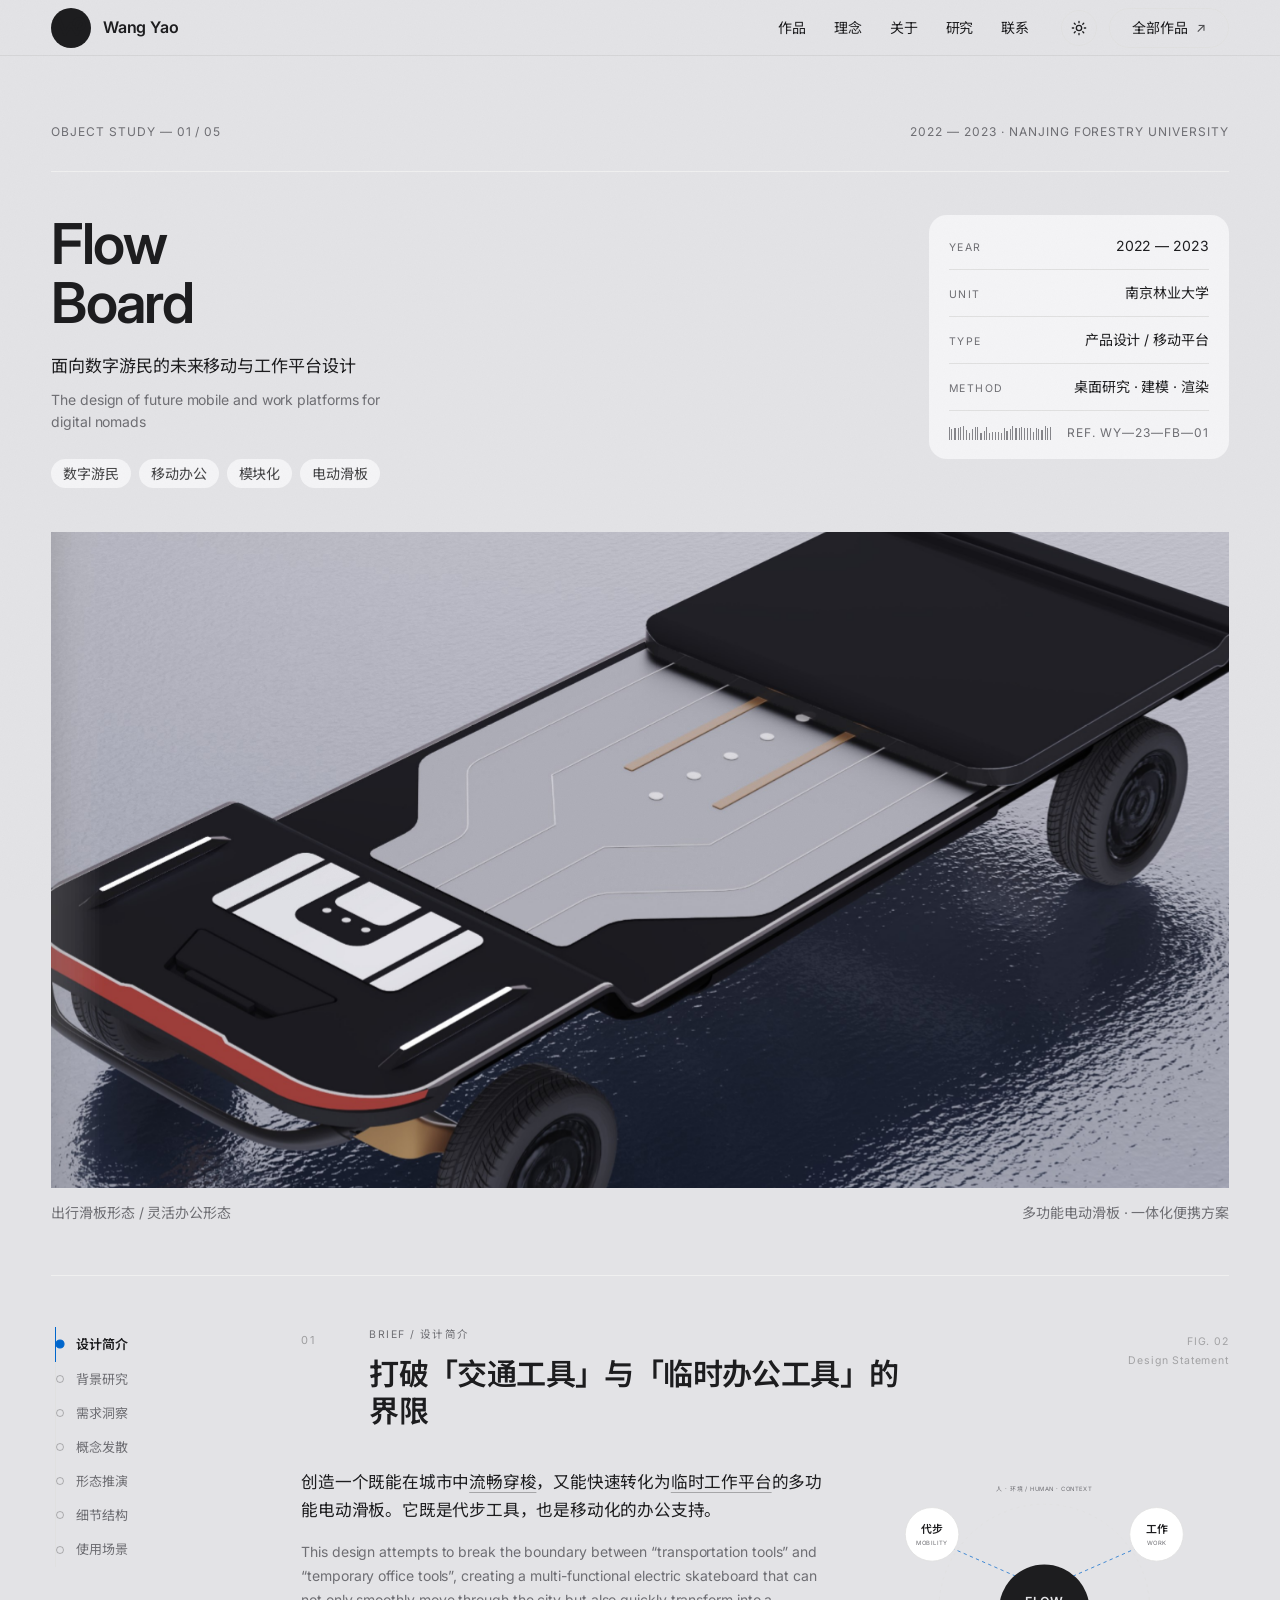
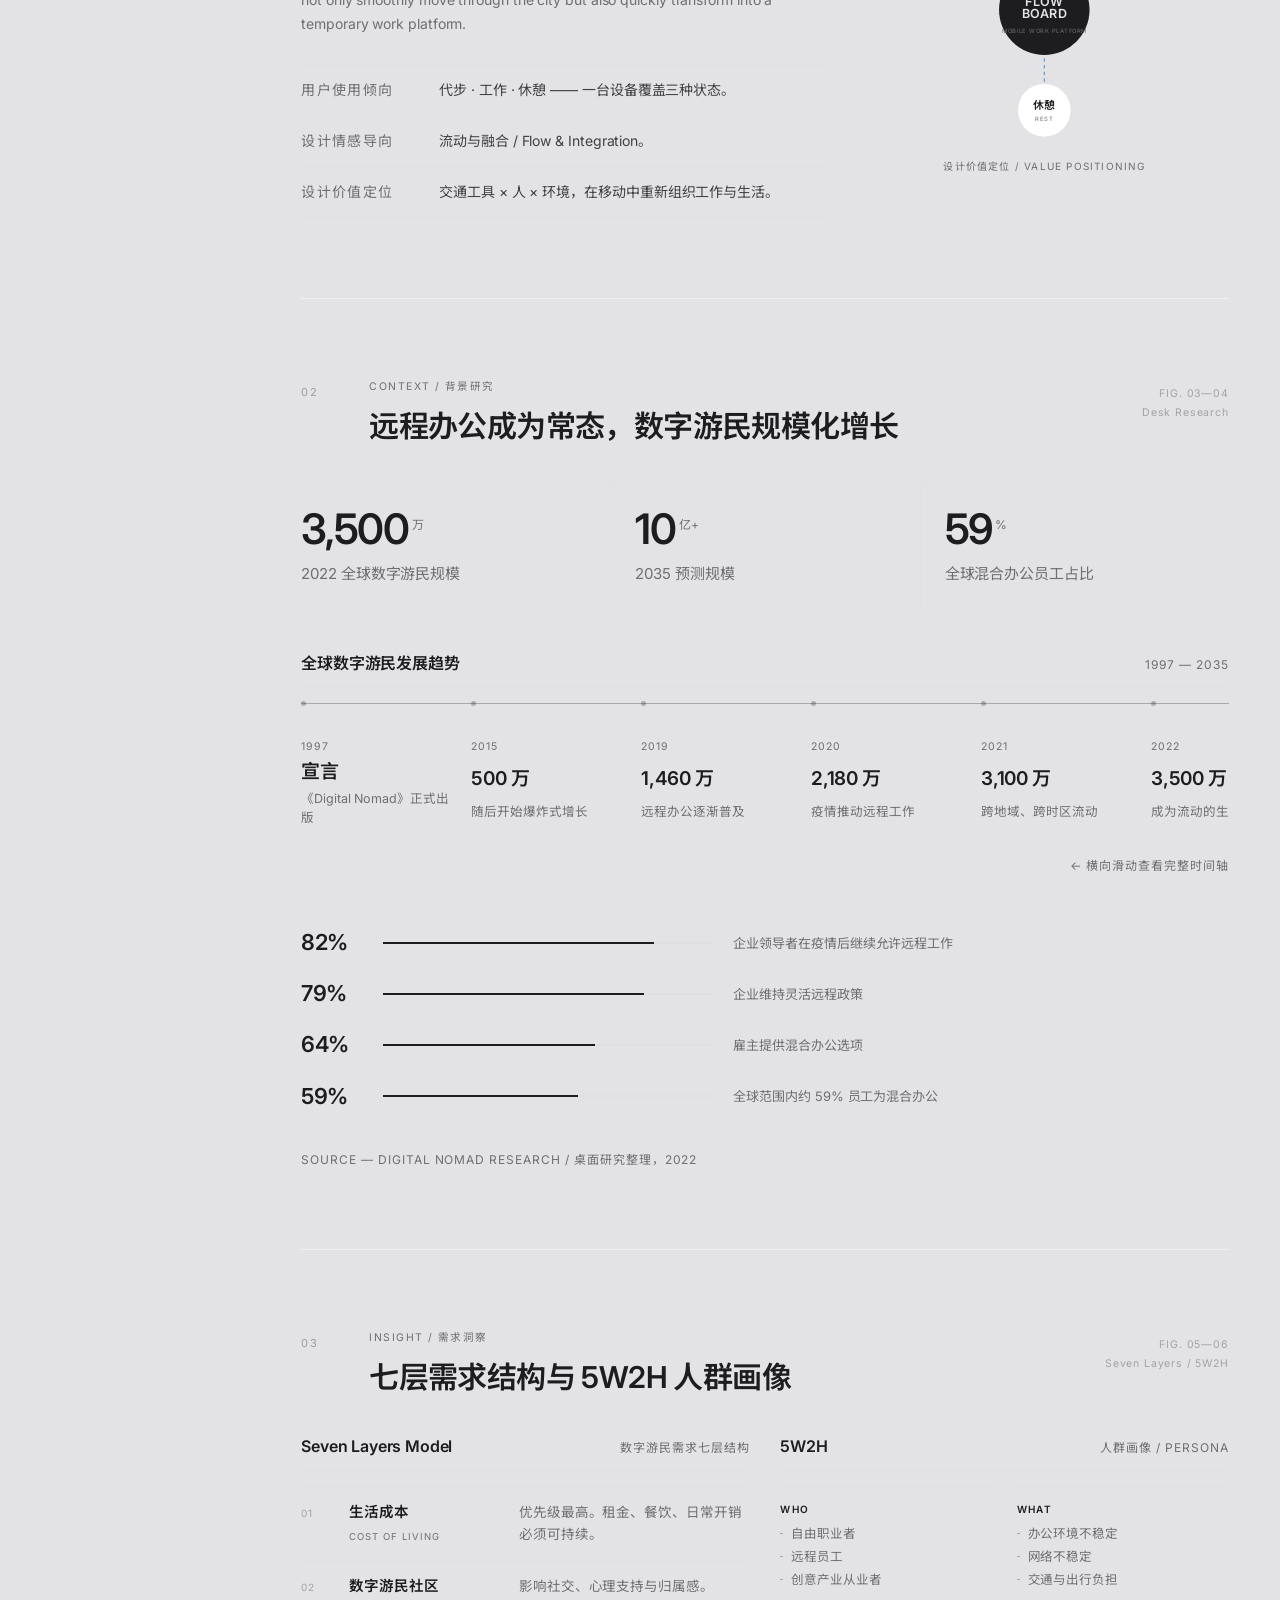
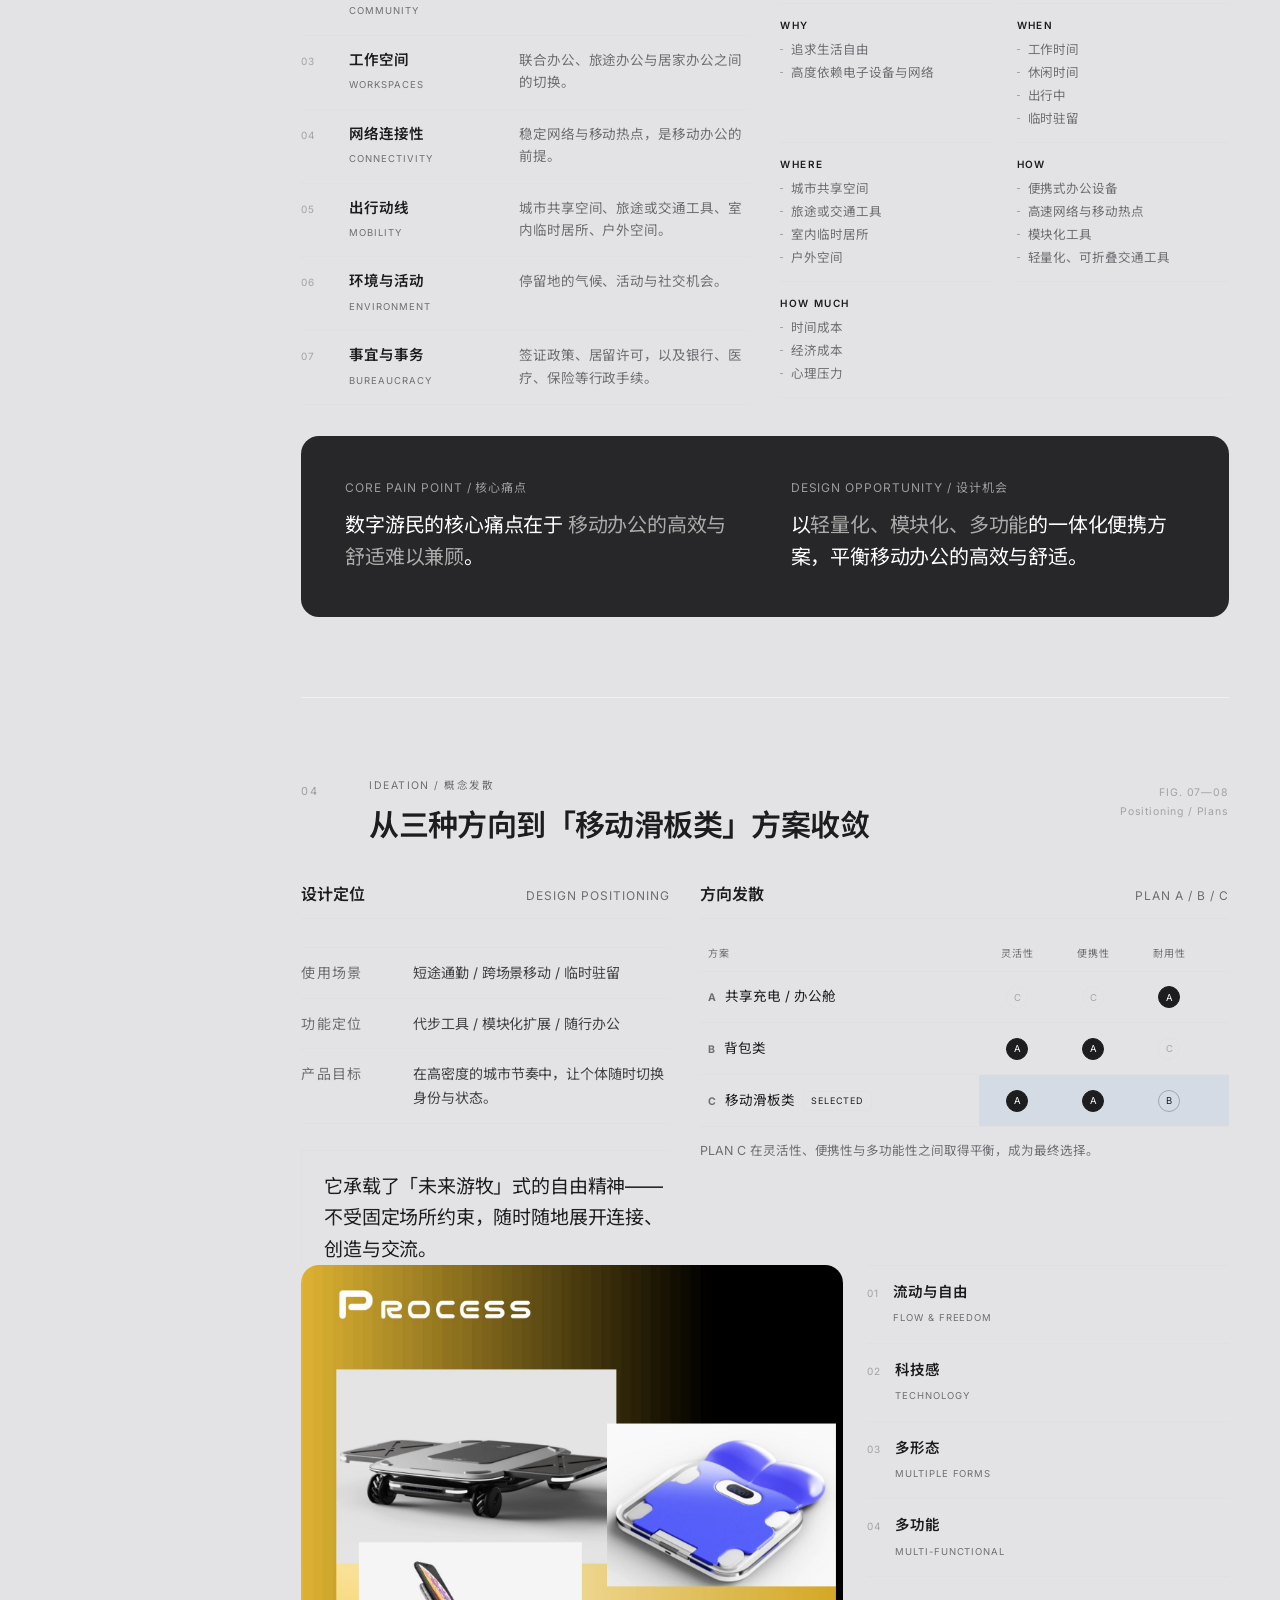
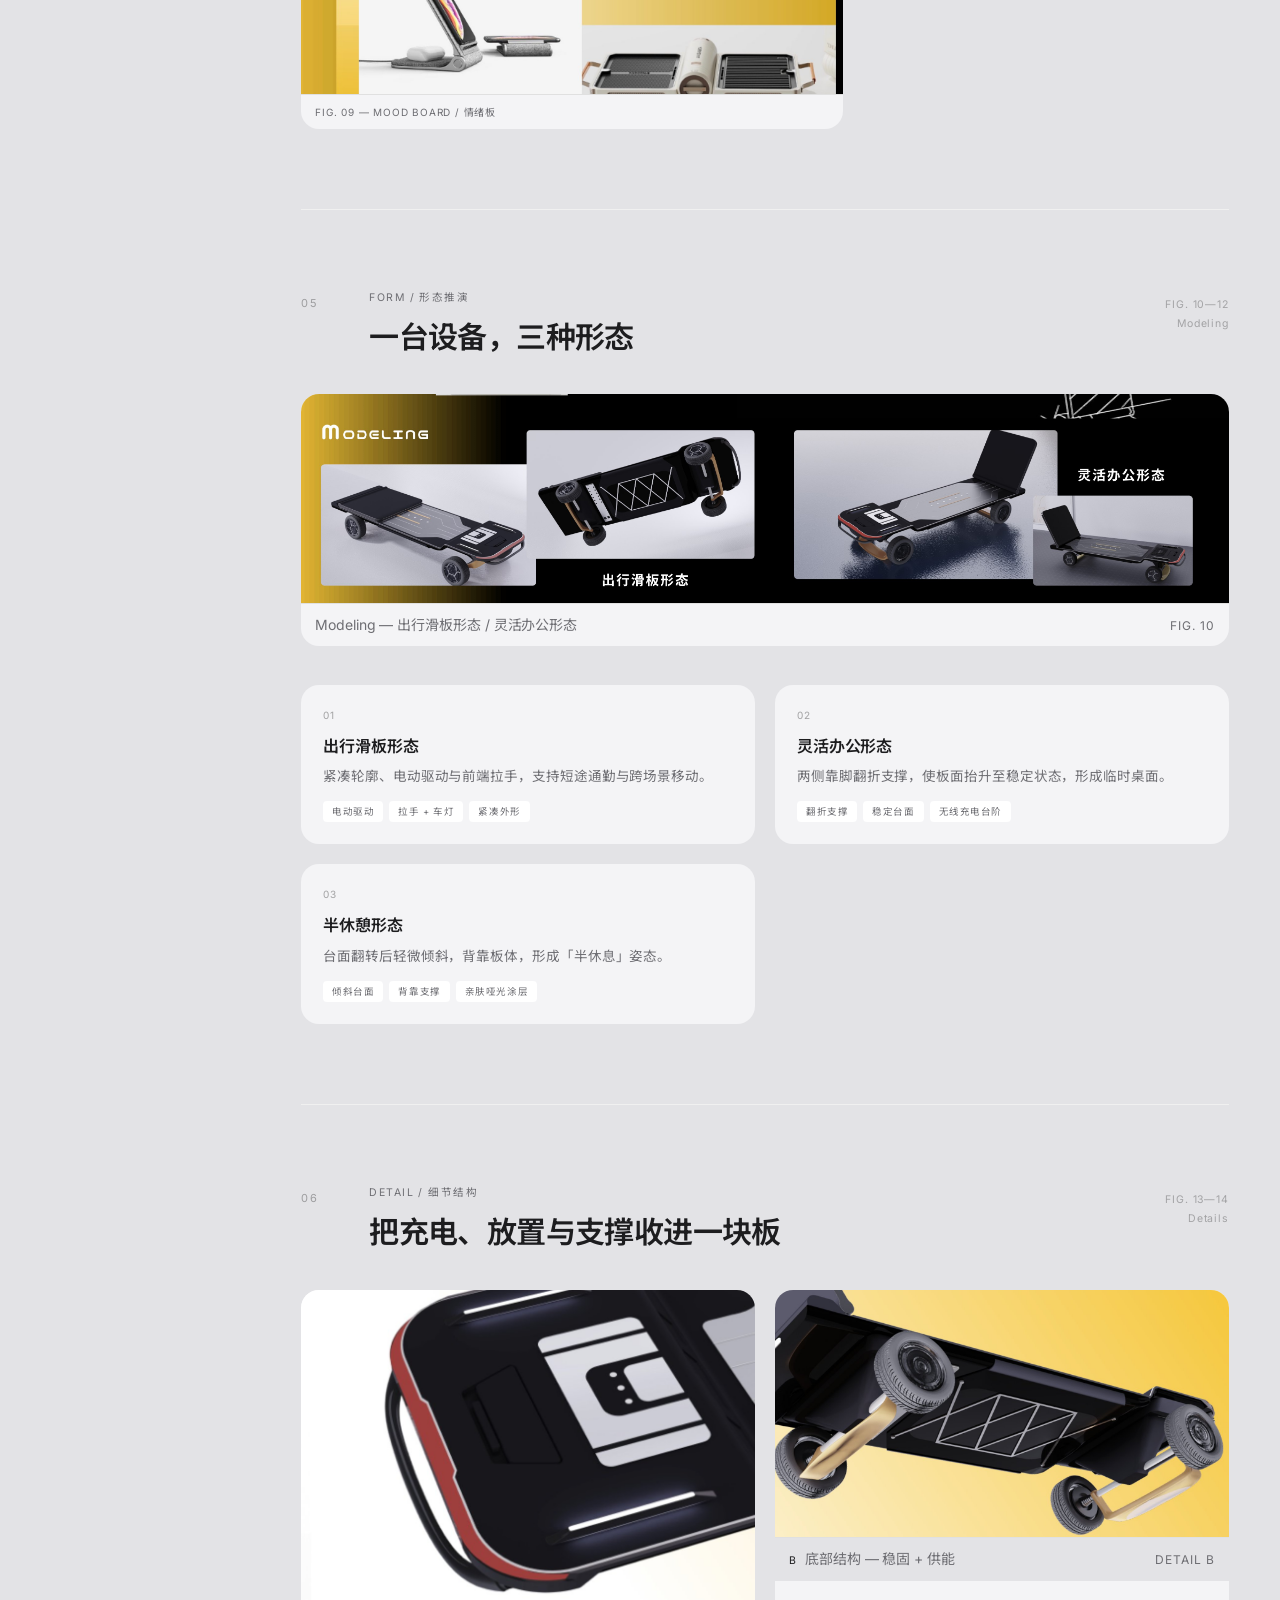
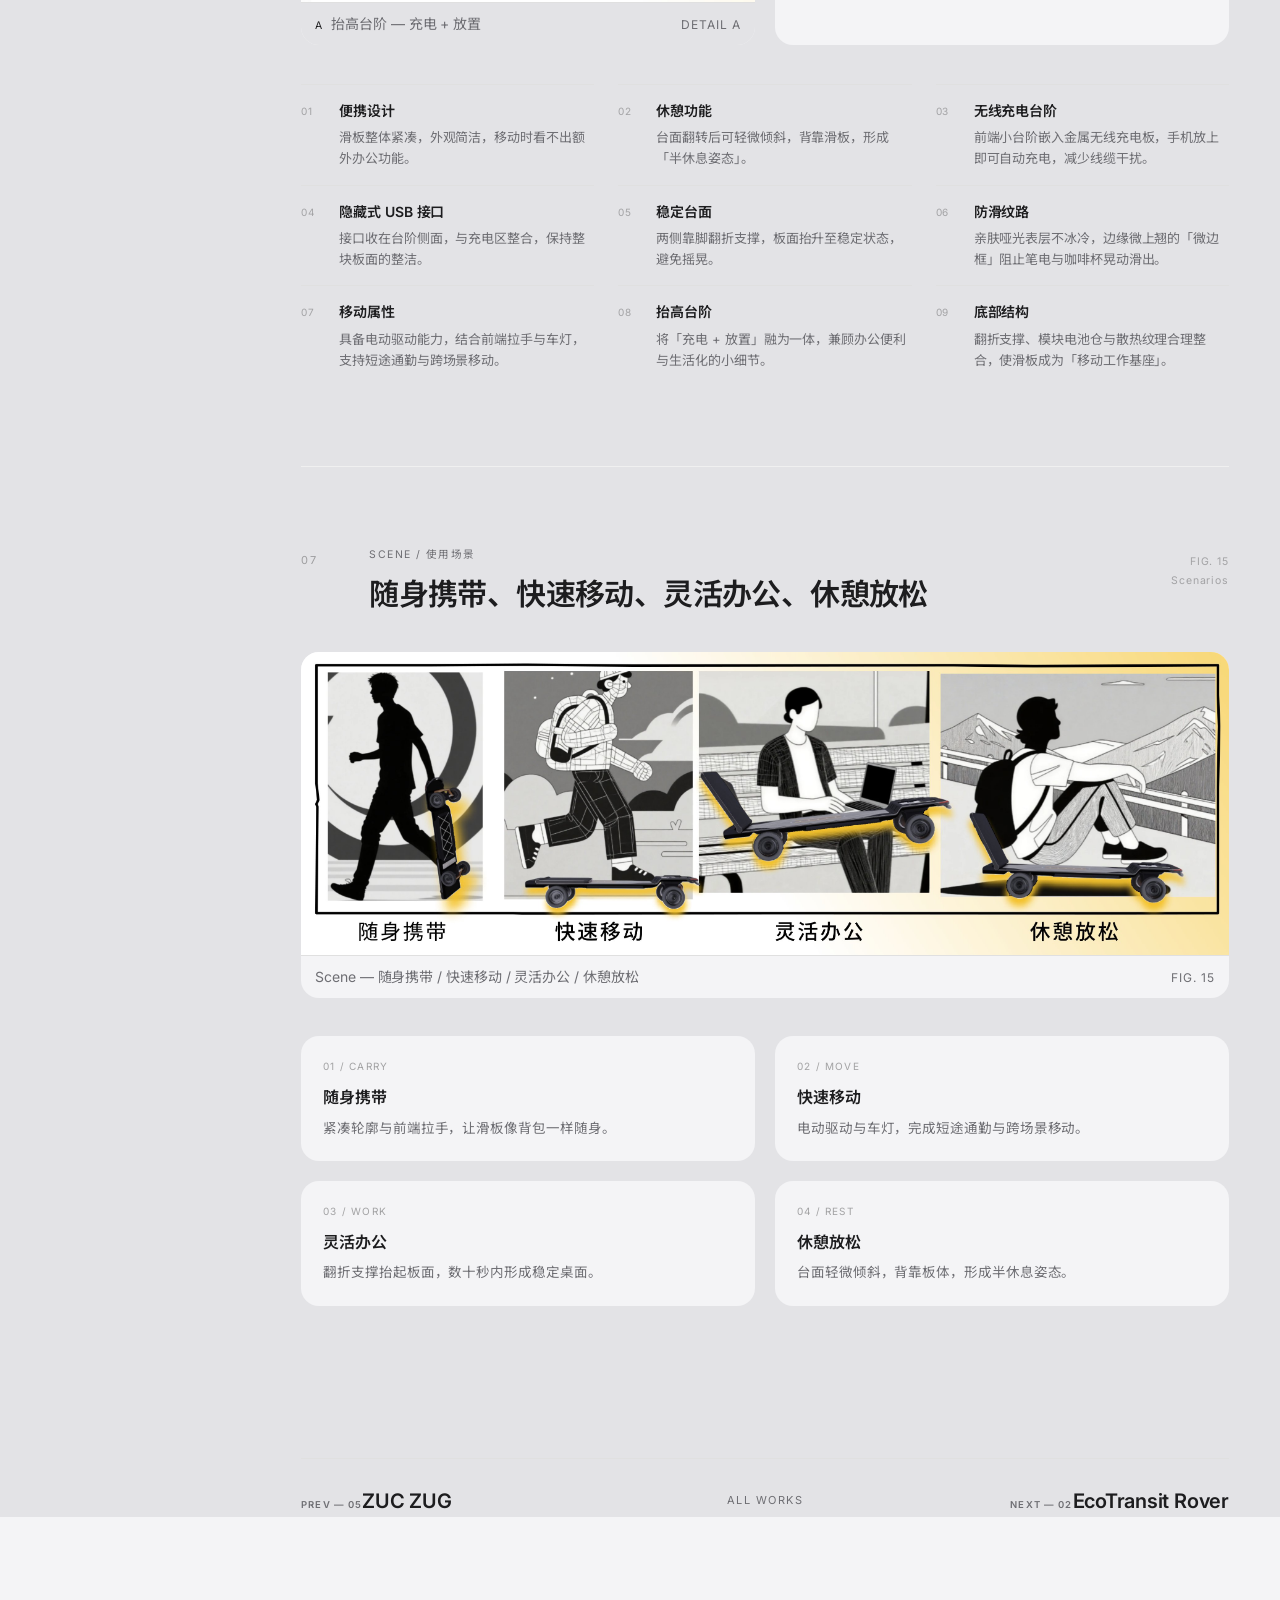
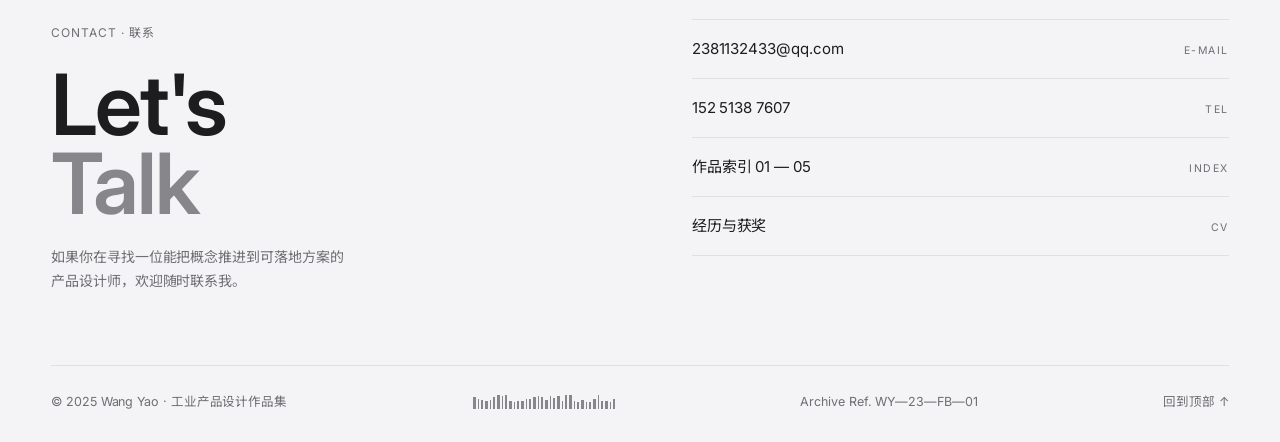
<file: work/flow-board.html>
<!DOCTYPE html>
<html lang="zh-CN">
<head>
<meta charset="utf-8">
<meta name="viewport" content="width=device-width, initial-scale=1">
<title>Flow Board — 王瑶 WANG YAO</title>
<meta name="description" content="Flow Board：面向数字游民的未来移动与工作平台设计，一款可在城市中穿梭、又可快速转化为临时工作平台的多功能电动滑板。">
<link rel="preconnect" href="https://fonts.googleapis.com">
<link rel="preconnect" href="https://fonts.gstatic.com" crossorigin>
<link href="https://fonts.googleapis.com/css2?family=Inter:wght@300;400;600;700&amp;family=Noto+Sans+SC:wght@300;400;600;700&amp;display=swap" rel="stylesheet">
<link rel="icon" href="../favicon.svg" type="image/svg+xml">
<link rel="stylesheet" href="../assets/css/site.css">
</head>
<body id="top">
<div class="grain" aria-hidden="true"></div>
<div class="proj-progress" aria-hidden="true"><i></i></div>

<header class="nav" id="nav">
  <div class="container nav__inner">
    <a class="brand" href="../index.html">
      <span class="brand__mark">
        <svg viewBox="0 0 32 32" aria-hidden="true">
          <path class="brand-mark" d="M6 7h20v18H6z" opacity="0"/>
          <polyline class="brand-wire" points="4,7 10,22 16,12 22,22 28,7"/>
          <path class="brand-wire" d="M19 12c0-3 2-5 5-5s5 2 5 5-2 5-5 5"/>
        </svg>
      </span>
      <span class="brand__name">Wang Yao</span>
    </a>
    <nav class="nav__menu" id="menu">
      <a href="../index.html#works">作品</a>
      <a href="../index.html#approach">理念</a>
      <a href="../index.html#about">关于</a>
      <a href="../index.html#research">研究</a>
      <a href="../index.html#contact">联系</a>
    </nav>
    <div class="nav__right">
      <button class="theme-toggle" id="themeToggle" aria-label="切换深色模式">
        <svg viewBox="0 0 24 24" fill="none" stroke="currentColor" stroke-width="2" stroke-linecap="round" stroke-linejoin="round"><circle cx="12" cy="12" r="4"/><path d="M12 2v2M12 20v2M4.93 4.93l1.41 1.41M17.66 17.66l1.41 1.41M2 12h2M20 12h2M4.93 19.07l1.41-1.41M17.66 6.34l1.41-1.41"/></svg>
      </button>
      <a class="btn btn--ghost" href="../index.html#works">全部作品 <span class="btn__arrow">↗</span></a>
      <button class="nav__burger" id="burger" aria-label="打开菜单" aria-expanded="false">
        <span></span><span></span>
      </button>
    </div>
  </div>
</header>

<main class="proj container" style="--pc:#E2513C; --pc-ink:#B93B28">

  <!-- ================= HEAD ================= -->
  <header class="proj-head">
    <div class="proj-head__top">
      <p class="eyebrow">Object Study — 01 / 05</p>
      <p class="mono">2022 — 2023 · Nanjing Forestry University</p>
    </div>

    <div class="proj-head__main">
      <div>
        <h1 class="proj-title" data-split>Flow<br>Board</h1>
        <p class="proj-sub">面向数字游民的未来移动与工作平台设计</p>
        <p class="proj-sub-en">The design of future mobile and work platforms for digital nomads</p>
        <ul class="proj-tags">
          <li>数字游民</li>
          <li>移动办公</li>
          <li>模块化</li>
          <li>电动滑板</li>
        </ul>
      </div>

      <div class="proj-meta">
        <div class="proj-meta__row"><span>Year</span><b>2022 — 2023</b></div>
        <div class="proj-meta__row"><span>Unit</span><b>南京林业大学</b></div>
        <div class="proj-meta__row"><span>Type</span><b>产品设计 / 移动平台</b></div>
        <div class="proj-meta__row"><span>Method</span><b>桌面研究 · 建模 · 渲染</b></div>
        <div class="proj-meta__foot">
          <span class="barcode" aria-hidden="true"></span>
          <span class="mono">Ref. WY—23—FB—01</span>
        </div>
      </div>
    </div>
  </header>

  <!-- ================= HERO ================= -->
  <figure class="proj-hero" data-drift>
    <div class="proj-hero__frame pan" data-pan>
      <img src="../assets/img/flow-hero.jpg" alt="Flow Board 整体形态渲染" fetchpriority="high">
      <div class="proj-hero__hud">
        <span class="mono">Fig. 01 — Overall form</span>
        <span class="mono">KeyShot / 2023</span>
      </div>
    </div>
    <figcaption class="proj-hero__cap">
      <span>出行滑板形态 / 灵活办公形态</span>
      <span>多功能电动滑板 · 一体化便携方案</span>
    </figcaption>
  </figure>

  <!-- mobile module index -->
  <nav class="proj-index" aria-label="模块索引">
    <a href="#m01">01 简介</a>
    <a href="#m02">02 研究</a>
    <a href="#m03">03 洞察</a>
    <a href="#m04">04 概念</a>
    <a href="#m05">05 形态</a>
    <a href="#m06">06 细节</a>
    <a href="#m07">07 场景</a>
  </nav>

  <div class="proj-body">

    <!-- ================= RAIL ================= -->
    <aside class="proj-rail">
      <p class="rail__title mono">Index / 模块</p>
      <nav class="rail">
        <a href="#m01" class="is-active"><i>01</i><b>设计简介</b></a>
        <a href="#m02"><i>02</i><b>背景研究</b></a>
        <a href="#m03"><i>03</i><b>需求洞察</b></a>
        <a href="#m04"><i>04</i><b>概念发散</b></a>
        <a href="#m05"><i>05</i><b>形态推演</b></a>
        <a href="#m06"><i>06</i><b>细节结构</b></a>
        <a href="#m07"><i>07</i><b>使用场景</b></a>
      </nav>
      <p class="rail__note mono">07 Modules<br>Scroll ↓</p>
    </aside>

    <article class="proj-main">

      <!-- ============ 01 BRIEF ============ -->
      <section class="mod" id="m01">
        <header class="mod__head" data-reveal>
          <span class="mod__no">01</span>
          <div>
            <p class="mod__kicker">Brief / 设计简介</p>
            <h2 class="mod__title">打破「交通工具」与「临时办公工具」的界限</h2>
          </div>
          <p class="mod__meta">FIG. 02<br>Design Statement</p>
        </header>

        <div class="mod__body g12">
          <div class="c-7" data-reveal style="--d:80ms">
            <p class="brief-lead">创造一个既能在城市中<em>流畅穿梭</em>，又能快速转化为<em>临时工作平台</em>的多功能电动滑板。它既是代步工具，也是移动化的办公支持。</p>
            <p class="brief-en">This design attempts to break the boundary between “transportation tools” and “temporary office tools”, creating a multi-functional electric skateboard that can not only smoothly move through the city but also quickly transform into a temporary work platform.</p>
            <dl class="brief-rows">
              <div>
                <dt>用户使用倾向</dt>
                <dd>代步 · 工作 · 休憩 —— 一台设备覆盖三种状态。</dd>
              </div>
              <div>
                <dt>设计情感导向</dt>
                <dd>流动与融合 / Flow &amp; Integration。</dd>
              </div>
              <div>
                <dt>设计价值定位</dt>
                <dd>交通工具 × 人 × 环境，在移动中重新组织工作与生活。</dd>
              </div>
            </dl>
          </div>

          <div class="c-5 vmap-wrap" data-reveal style="--d:180ms">
            <svg class="vmap" viewBox="0 0 440 330" role="img" aria-label="设计价值定位：以 Flow Board 为中心，连接代步、工作与休憩">
              <circle cx="220" cy="168" r="126" fill="none" stroke="var(--line)" stroke-width="1" stroke-dasharray="3 5"/>
              <g stroke="var(--accent)" stroke-width="1" stroke-dasharray="4 4" fill="none" opacity="0.85">
                <path d="M186 128 L104 92"/>
                <path d="M254 128 L336 92"/>
                <path d="M220 218 L220 264"/>
              </g>
              <circle cx="220" cy="168" r="54" fill="var(--ink)"/>
              <text class="vmap__core" x="220" y="164" text-anchor="middle" fill="var(--paper)">FLOW</text>
              <text class="vmap__core" x="220" y="178" text-anchor="middle" fill="var(--paper)">BOARD</text>
              <text class="vmap__tiny" x="220" y="196" text-anchor="middle" fill="var(--accent-soft)">MOBILE WORK PLATFORM</text>

              <g>
                <circle cx="86" cy="78" r="32" fill="var(--white)" stroke="var(--line)"/>
                <text class="vmap__name" x="86" y="76" text-anchor="middle">代步</text>
                <text class="vmap__tiny" x="86" y="91" text-anchor="middle">MOBILITY</text>
              </g>
              <g>
                <circle cx="354" cy="78" r="32" fill="var(--white)" stroke="var(--line)"/>
                <text class="vmap__name" x="354" y="76" text-anchor="middle">工作</text>
                <text class="vmap__tiny" x="354" y="91" text-anchor="middle">WORK</text>
              </g>
              <g>
                <circle cx="220" cy="288" r="32" fill="var(--white)" stroke="var(--line)"/>
                <text class="vmap__name" x="220" y="286" text-anchor="middle">休憩</text>
                <text class="vmap__tiny" x="220" y="301" text-anchor="middle">REST</text>
              </g>
              <text class="vmap__tiny" x="220" y="26" text-anchor="middle">人 · 环境 / HUMAN · CONTEXT</text>
            </svg>
            <p class="vmap__cap">设计价值定位 / Value Positioning</p>
          </div>
        </div>
      </section>

      <!-- ============ 02 CONTEXT ============ -->
      <section class="mod" id="m02">
        <header class="mod__head" data-reveal>
          <span class="mod__no">02</span>
          <div>
            <p class="mod__kicker">Context / 背景研究</p>
            <h2 class="mod__title">远程办公成为常态，数字游民规模化增长</h2>
          </div>
          <p class="mod__meta">FIG. 03—04<br>Desk Research</p>
        </header>

        <div class="mod__body">
          <div class="metrics" data-reveal>
            <div class="metric">
              <b><span data-count="3500">3,500</span><sup>万</sup></b>
              <span>2022 全球数字游民规模</span>
            </div>
            <div class="metric">
              <b><span data-count="10">10</span><sup>亿+</sup></b>
              <span>2035 预测规模</span>
            </div>
            <div class="metric">
              <b><span data-count="59">59</span><sup>%</sup></b>
              <span>全球混合办公员工占比</span>
            </div>
          </div>

          <div class="tl-block">
            <div class="tl-head">
              <h3>全球数字游民发展趋势</h3>
              <span class="mono">1997 — 2035</span>
            </div>
            <div class="tl-scroll">
              <div class="tl" data-pan>
                <span class="tl__line" aria-hidden="true"><i></i></span>
                <div class="tl__item">
                  <em>1997</em><b>宣言</b><span>《Digital Nomad》正式出版</span>
                </div>
                <div class="tl__item">
                  <em>2015</em><b>500 万</b><span>随后开始爆炸式增长</span>
                </div>
                <div class="tl__item">
                  <em>2019</em><b>1,460 万</b><span>远程办公逐渐普及</span>
                </div>
                <div class="tl__item">
                  <em>2020</em><b>2,180 万</b><span>疫情推动远程工作</span>
                </div>
                <div class="tl__item">
                  <em>2021</em><b>3,100 万</b><span>跨地域、跨时区流动</span>
                </div>
                <div class="tl__item">
                  <em>2022</em><b>3,500 万</b><span>成为流动的生活方式</span>
                </div>
                <div class="tl__item tl__item--key">
                  <em>2035</em><b>10 亿+</b><span>预测突破十亿人</span>
                </div>
              </div>
            </div>
            <p class="tl-hint mono">← 横向滑动查看完整时间轴</p>
          </div>

          <div class="bars" aria-label="远程办公调研数据">
            <div class="bar" data-pan style="--v:.82;--d:0ms">
              <b><span data-count="82">82</span>%</b>
              <span class="bar__track"><i class="bar__fill"></i></span>
              <span>企业领导者在疫情后继续允许远程工作</span>
            </div>
            <div class="bar" data-pan style="--v:.79;--d:90ms">
              <b><span data-count="79">79</span>%</b>
              <span class="bar__track"><i class="bar__fill"></i></span>
              <span>企业维持灵活远程政策</span>
            </div>
            <div class="bar" data-pan style="--v:.64;--d:180ms">
              <b><span data-count="64">64</span>%</b>
              <span class="bar__track"><i class="bar__fill"></i></span>
              <span>雇主提供混合办公选项</span>
            </div>
            <div class="bar" data-pan style="--v:.59;--d:270ms">
              <b><span data-count="59">59</span>%</b>
              <span class="bar__track"><i class="bar__fill"></i></span>
              <span>全球范围内约 59% 员工为混合办公</span>
            </div>
          </div>

          <p class="source mono" data-reveal>Source — Digital Nomad Research / 桌面研究整理，2022</p>
        </div>
      </section>

      <!-- ============ 03 INSIGHT ============ -->
      <section class="mod" id="m03">
        <header class="mod__head" data-reveal>
          <span class="mod__no">03</span>
          <div>
            <p class="mod__kicker">Insight / 需求洞察</p>
            <h2 class="mod__title">七层需求结构与 5W2H 人群画像</h2>
          </div>
          <p class="mod__meta">FIG. 05—06<br>Seven Layers / 5W2H</p>
        </header>

        <div class="mod__body g12">
          <div class="c-6" data-reveal>
            <div class="mini-head">
              <h3>Seven Layers Model</h3>
              <span class="mono">数字游民需求七层结构</span>
            </div>
            <ol class="layers">
              <li class="layer">
                <i>01</i>
                <div><b>生活成本</b><span>Cost of Living</span></div>
                <p>优先级最高。租金、餐饮、日常开销必须可持续。</p>
              </li>
              <li class="layer">
                <i>02</i>
                <div><b>数字游民社区</b><span>Community</span></div>
                <p>影响社交、心理支持与归属感。</p>
              </li>
              <li class="layer">
                <i>03</i>
                <div><b>工作空间</b><span>Workspaces</span></div>
                <p>联合办公、旅途办公与居家办公之间的切换。</p>
              </li>
              <li class="layer">
                <i>04</i>
                <div><b>网络连接性</b><span>Connectivity</span></div>
                <p>稳定网络与移动热点，是移动办公的前提。</p>
              </li>
              <li class="layer">
                <i>05</i>
                <div><b>出行动线</b><span>Mobility</span></div>
                <p>城市共享空间、旅途或交通工具、室内临时居所、户外空间。</p>
              </li>
              <li class="layer">
                <i>06</i>
                <div><b>环境与活动</b><span>Environment</span></div>
                <p>停留地的气候、活动与社交机会。</p>
              </li>
              <li class="layer">
                <i>07</i>
                <div><b>事宜与事务</b><span>Bureaucracy</span></div>
                <p>签证政策、居留许可，以及银行、医疗、保险等行政手续。</p>
              </li>
            </ol>
          </div>

          <div class="c-6" data-reveal style="--d:120ms">
            <div class="mini-head">
              <h3>5W2H</h3>
              <span class="mono">人群画像 / Persona</span>
            </div>
            <div class="w2h">
              <div class="w2h__cell">
                <b>WHO</b>
                <ul><li>自由职业者</li><li>远程员工</li><li>创意产业从业者</li></ul>
              </div>
              <div class="w2h__cell">
                <b>WHAT</b>
                <ul><li>办公环境不稳定</li><li>网络不稳定</li><li>交通与出行负担</li></ul>
              </div>
              <div class="w2h__cell">
                <b>WHY</b>
                <ul><li>追求生活自由</li><li>高度依赖电子设备与网络</li></ul>
              </div>
              <div class="w2h__cell">
                <b>WHEN</b>
                <ul><li>工作时间</li><li>休闲时间</li><li>出行中</li><li>临时驻留</li></ul>
              </div>
              <div class="w2h__cell">
                <b>WHERE</b>
                <ul><li>城市共享空间</li><li>旅途或交通工具</li><li>室内临时居所</li><li>户外空间</li></ul>
              </div>
              <div class="w2h__cell">
                <b>HOW</b>
                <ul><li>便携式办公设备</li><li>高速网络与移动热点</li><li>模块化工具</li><li>轻量化、可折叠交通工具</li></ul>
              </div>
              <div class="w2h__cell w2h__cell--wide">
                <b>HOW MUCH</b>
                <ul><li>时间成本</li><li>经济成本</li><li>心理压力</li></ul>
              </div>
            </div>
          </div>

          <div class="c-12" data-reveal>
            <div class="insight-band">
              <div>
                <span class="insight-band__k mono">Core Pain Point / 核心痛点</span>
                <p>数字游民的核心痛点在于 <em>移动办公的高效与舒适难以兼顾</em>。</p>
              </div>
              <div>
                <span class="insight-band__k mono">Design Opportunity / 设计机会</span>
                <p>以<em>轻量化、模块化、多功能</em>的一体化便携方案，平衡移动办公的高效与舒适。</p>
              </div>
            </div>
          </div>
        </div>
      </section>

      <!-- ============ 04 IDEATION ============ -->
      <section class="mod" id="m04">
        <header class="mod__head" data-reveal>
          <span class="mod__no">04</span>
          <div>
            <p class="mod__kicker">Ideation / 概念发散</p>
            <h2 class="mod__title">从三种方向到「移动滑板类」方案收敛</h2>
          </div>
          <p class="mod__meta">FIG. 07—08<br>Positioning / Plans</p>
        </header>

        <div class="mod__body g12">
          <div class="c-5" data-reveal>
            <div class="mini-head">
              <h3>设计定位</h3>
              <span class="mono">Design Positioning</span>
            </div>
            <dl class="brief-rows brief-rows--tight">
              <div>
                <dt>使用场景</dt>
                <dd>短途通勤 / 跨场景移动 / 临时驻留</dd>
              </div>
              <div>
                <dt>功能定位</dt>
                <dd>代步工具 / 模块化扩展 / 随行办公</dd>
              </div>
              <div>
                <dt>产品目标</dt>
                <dd>在高密度的城市节奏中，让个体随时切换身份与状态。</dd>
              </div>
            </dl>
            <blockquote class="pquote">
              它承载了「未来游牧」式的自由精神——不受固定场所约束，随时随地展开连接、创造与交流。
            </blockquote>
          </div>

          <div class="c-7" data-reveal style="--d:120ms">
            <div class="mini-head">
              <h3>方向发散</h3>
              <span class="mono">PLAN A / B / C</span>
            </div>
            <div class="plans">
              <table>
                <thead>
                  <tr>
                    <th>方案</th>
                    <th>灵活性</th>
                    <th>便携性</th>
                    <th>耐用性</th>
                    <th>多功能性</th>
                  </tr>
                </thead>
                <tbody>
                  <tr>
                    <td><b>A</b><span>共享充电 / 办公舱</span></td>
                    <td><i class="rate rate--c">C</i></td>
                    <td><i class="rate rate--c">C</i></td>
                    <td><i class="rate rate--a">A</i></td>
                    <td><i class="rate rate--a">A</i></td>
                  </tr>
                  <tr>
                    <td><b>B</b><span>背包类</span></td>
                    <td><i class="rate rate--a">A</i></td>
                    <td><i class="rate rate--a">A</i></td>
                    <td><i class="rate rate--c">C</i></td>
                    <td><i class="rate rate--b">B</i></td>
                  </tr>
                  <tr class="is-selected">
                    <td><b>C</b><span>移动滑板类</span><em class="tag-sel">Selected</em></td>
                    <td><i class="rate rate--a">A</i></td>
                    <td><i class="rate rate--a">A</i></td>
                    <td><i class="rate rate--b">B</i></td>
                    <td><i class="rate rate--a">A</i></td>
                  </tr>
                </tbody>
              </table>
            </div>
            <p class="plans__note">PLAN C 在灵活性、便携性与多功能性之间取得平衡，成为最终选择。</p>
          </div>
        </div>

        <div class="mood" data-reveal>
          <figure class="mood__fig">
            <img src="../assets/img/flow-mood-4.jpg" alt="Flow Board 情绪板：产品形态与材质参考" loading="lazy">
            <figcaption class="mono">Fig. 09 — Mood Board / 情绪板</figcaption>
          </figure>
          <ul class="mood__themes">
            <li><em>01</em><div><b>流动与自由</b><span>Flow &amp; Freedom</span></div></li>
            <li><em>02</em><div><b>科技感</b><span>Technology</span></div></li>
            <li><em>03</em><div><b>多形态</b><span>Multiple Forms</span></div></li>
            <li><em>04</em><div><b>多功能</b><span>Multi-functional</span></div></li>
          </ul>
        </div>
      </section>

      <!-- ============ 05 FORM ============ -->
      <section class="mod" id="m05">
        <header class="mod__head" data-reveal>
          <span class="mod__no">05</span>
          <div>
            <p class="mod__kicker">Form / 形态推演</p>
            <h2 class="mod__title">一台设备，三种形态</h2>
          </div>
          <p class="mod__meta">FIG. 10—12<br>Modeling</p>
        </header>

        <div class="mod__body">
          <figure class="form-strip" data-pan>
            <img src="../assets/img/flow-form-strip.jpg" alt="Flow Board 造型推演：出行滑板形态与灵活办公形态" loading="lazy">
            <figcaption class="proj-cap">
              <span>Modeling — 出行滑板形态 / 灵活办公形态</span>
              <span class="mono">Fig. 10</span>
            </figcaption>
          </figure>

          <div class="form-cards">
            <div class="form-card" data-reveal style="--d:0ms">
              <em>01</em>
              <h4>出行滑板形态</h4>
              <p>紧凑轮廓、电动驱动与前端拉手，支持短途通勤与跨场景移动。</p>
              <ul><li>电动驱动</li><li>拉手 + 车灯</li><li>紧凑外形</li></ul>
            </div>
            <div class="form-card" data-reveal style="--d:90ms">
              <em>02</em>
              <h4>灵活办公形态</h4>
              <p>两侧靠脚翻折支撑，使板面抬升至稳定状态，形成临时桌面。</p>
              <ul><li>翻折支撑</li><li>稳定台面</li><li>无线充电台阶</li></ul>
            </div>
            <div class="form-card" data-reveal style="--d:180ms">
              <em>03</em>
              <h4>半休憩形态</h4>
              <p>台面翻转后轻微倾斜，背靠板体，形成「半休息」姿态。</p>
              <ul><li>倾斜台面</li><li>背靠支撑</li><li>亲肤哑光涂层</li></ul>
            </div>
          </div>
        </div>
      </section>

      <!-- ============ 06 DETAIL ============ -->
      <section class="mod" id="m06">
        <header class="mod__head" data-reveal>
          <span class="mod__no">06</span>
          <div>
            <p class="mod__kicker">Detail / 细节结构</p>
            <h2 class="mod__title">把充电、放置与支撑收进一块板</h2>
          </div>
          <p class="mod__meta">FIG. 13—14<br>Details</p>
        </header>

        <div class="mod__body">
          <div class="detail-plates">
            <figure data-reveal style="--d:0ms" data-zoom>
              <img src="../assets/img/flow-detail-1.jpg" alt="抬高台阶细节：无线充电区、隐藏接口与物品承托" loading="lazy">
              <figcaption class="proj-cap"><span><em>A</em> 抬高台阶 — 充电 + 放置</span><span class="mono">Detail A</span></figcaption>
            </figure>
            <figure data-reveal style="--d:120ms" data-zoom>
              <img src="../assets/img/flow-detail-2.jpg" alt="底部结构细节：翻折支撑、模块电池仓与散热纹理" loading="lazy">
              <figcaption class="proj-cap"><span><em>B</em> 底部结构 — 稳固 + 供能</span><span class="mono">Detail B</span></figcaption>
            </figure>
          </div>

          <div class="details-grid">
            <div class="d-item" data-reveal style="--d:0ms">
              <i>01</i>
              <div><h4>便携设计</h4><p>滑板整体紧凑，外观简洁，移动时看不出额外办公功能。</p></div>
            </div>
            <div class="d-item" data-reveal style="--d:60ms">
              <i>02</i>
              <div><h4>休憩功能</h4><p>台面翻转后可轻微倾斜，背靠滑板，形成「半休息姿态」。</p></div>
            </div>
            <div class="d-item" data-reveal style="--d:120ms">
              <i>03</i>
              <div><h4>无线充电台阶</h4><p>前端小台阶嵌入金属无线充电板，手机放上即可自动充电，减少线缆干扰。</p></div>
            </div>
            <div class="d-item" data-reveal style="--d:180ms">
              <i>04</i>
              <div><h4>隐藏式 USB 接口</h4><p>接口收在台阶侧面，与充电区整合，保持整块板面的整洁。</p></div>
            </div>
            <div class="d-item" data-reveal style="--d:240ms">
              <i>05</i>
              <div><h4>稳定台面</h4><p>两侧靠脚翻折支撑，板面抬升至稳定状态，避免摇晃。</p></div>
            </div>
            <div class="d-item" data-reveal style="--d:300ms">
              <i>06</i>
              <div><h4>防滑纹路</h4><p>亲肤哑光表层不冰冷，边缘微上翘的「微边框」阻止笔电与咖啡杯晃动滑出。</p></div>
            </div>
            <div class="d-item" data-reveal style="--d:360ms">
              <i>07</i>
              <div><h4>移动属性</h4><p>具备电动驱动能力，结合前端拉手与车灯，支持短途通勤与跨场景移动。</p></div>
            </div>
            <div class="d-item" data-reveal style="--d:420ms">
              <i>08</i>
              <div><h4>抬高台阶</h4><p>将「充电 + 放置」融为一体，兼顾办公便利与生活化的小细节。</p></div>
            </div>
            <div class="d-item" data-reveal style="--d:480ms">
              <i>09</i>
              <div><h4>底部结构</h4><p>翻折支撑、模块电池仓与散热纹理合理整合，使滑板成为「移动工作基座」。</p></div>
            </div>
          </div>
        </div>
      </section>

      <!-- ============ 07 SCENE ============ -->
      <section class="mod" id="m07">
        <header class="mod__head" data-reveal>
          <span class="mod__no">07</span>
          <div>
            <p class="mod__kicker">Scene / 使用场景</p>
            <h2 class="mod__title">随身携带、快速移动、灵活办公、休憩放松</h2>
          </div>
          <p class="mod__meta">FIG. 15<br>Scenarios</p>
        </header>

        <div class="mod__body">
          <figure class="scene-strip" data-pan>
            <img src="../assets/img/flow-scenes-strip.jpg" alt="Flow Board 四种使用场景：随身携带、快速移动、灵活办公、休憩放松" loading="lazy">
            <figcaption class="proj-cap">
              <span>Scene — 随身携带 / 快速移动 / 灵活办公 / 休憩放松</span>
              <span class="mono">Fig. 15</span>
            </figcaption>
          </figure>

          <div class="scene-cards">
            <div class="scene-card" data-reveal style="--d:0ms">
              <em>01 / CARRY</em>
              <h4>随身携带</h4>
              <p>紧凑轮廓与前端拉手，让滑板像背包一样随身。</p>
            </div>
            <div class="scene-card" data-reveal style="--d:90ms">
              <em>02 / MOVE</em>
              <h4>快速移动</h4>
              <p>电动驱动与车灯，完成短途通勤与跨场景移动。</p>
            </div>
            <div class="scene-card" data-reveal style="--d:180ms">
              <em>03 / WORK</em>
              <h4>灵活办公</h4>
              <p>翻折支撑抬起板面，数十秒内形成稳定桌面。</p>
            </div>
            <div class="scene-card" data-reveal style="--d:270ms">
              <em>04 / REST</em>
              <h4>休憩放松</h4>
              <p>台面轻微倾斜，背靠板体，形成半休息姿态。</p>
            </div>
          </div>
        </div>
      </section>

      <nav class="study__nav">
        <a href="zuc-zug.html"><span><span class="dir">Prev — 05</span>ZUC ZUG</span></a>
        <a class="center" href="../index.html#works">All Works</a>
        <a href="ecotransit-rover.html" style="justify-content:flex-end;text-align:right"><span><span class="dir">Next — 02</span>EcoTransit Rover</span></a>
      </nav>

    </article>
  </div>
</main>

<footer class="footer">
  <div class="container">
    <div class="footer__top">
      <div>
        <p class="eyebrow">Contact · 联系</p>
        <h2 class="footer__title">Let's<br><span>Talk</span></h2>
        <p class="footer__note">如果你在寻找一位能把概念推进到可落地方案的产品设计师，欢迎随时联系我。</p>
      </div>
      <div class="footer__links">
        <a href="mailto:2381132433@qq.com"><span>2381132433@qq.com</span><span class="k">E-mail</span></a>
        <a href="tel:15251387607"><span>152 5138 7607</span><span class="k">Tel</span></a>
        <a href="../index.html#works"><span>作品索引 01 — 05</span><span class="k">Index</span></a>
        <a href="../index.html#about"><span>经历与获奖</span><span class="k">CV</span></a>
      </div>
    </div>
    <div class="footer__bottom">
      <span>© 2025 Wang Yao · 工业产品设计作品集</span>
      <span class="barcode" aria-hidden="true"></span>
      <span>Archive Ref. WY—23—FB—01</span>
      <a href="#top">回到顶部 ↑</a>
    </div>
  </div>
</footer>

<div class="lightbox" id="lightbox" aria-hidden="true"><img alt=""></div>
<script src="../assets/js/site.js"></script>
</body>
</html>
</file>
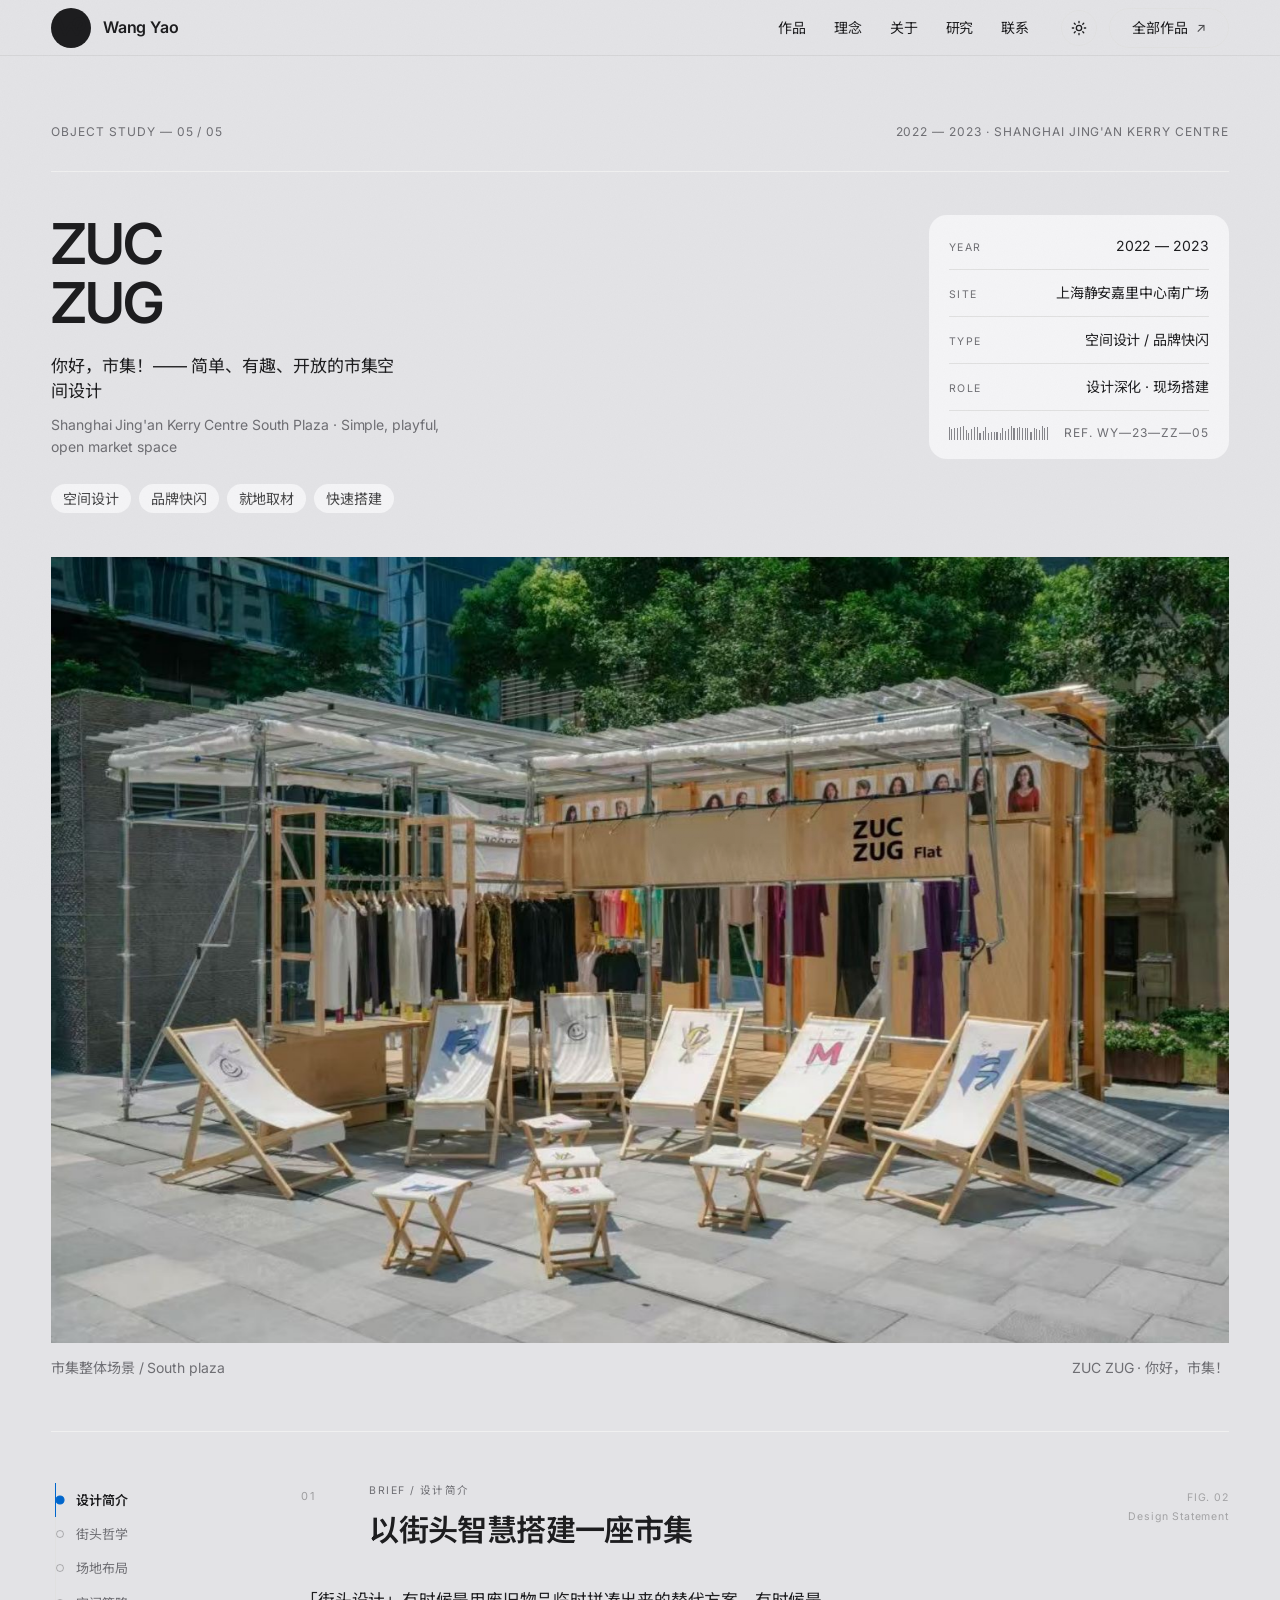
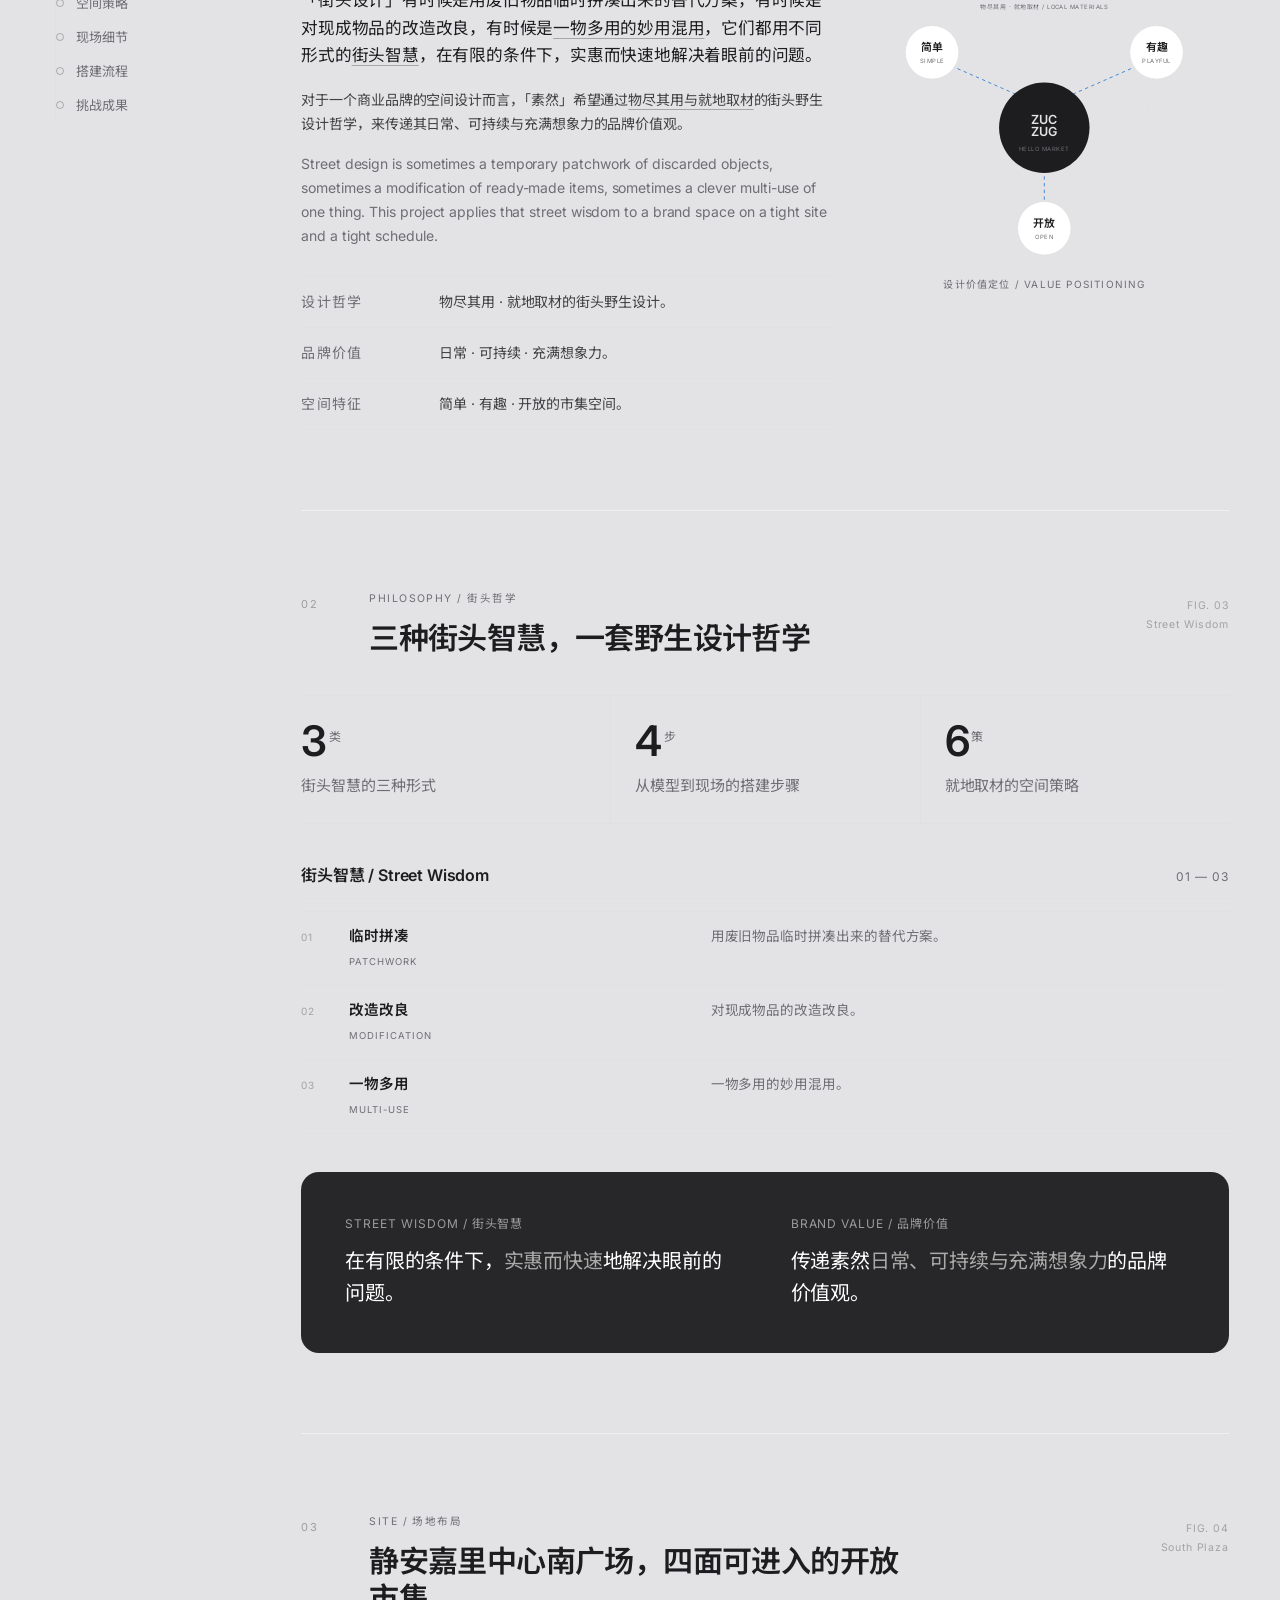
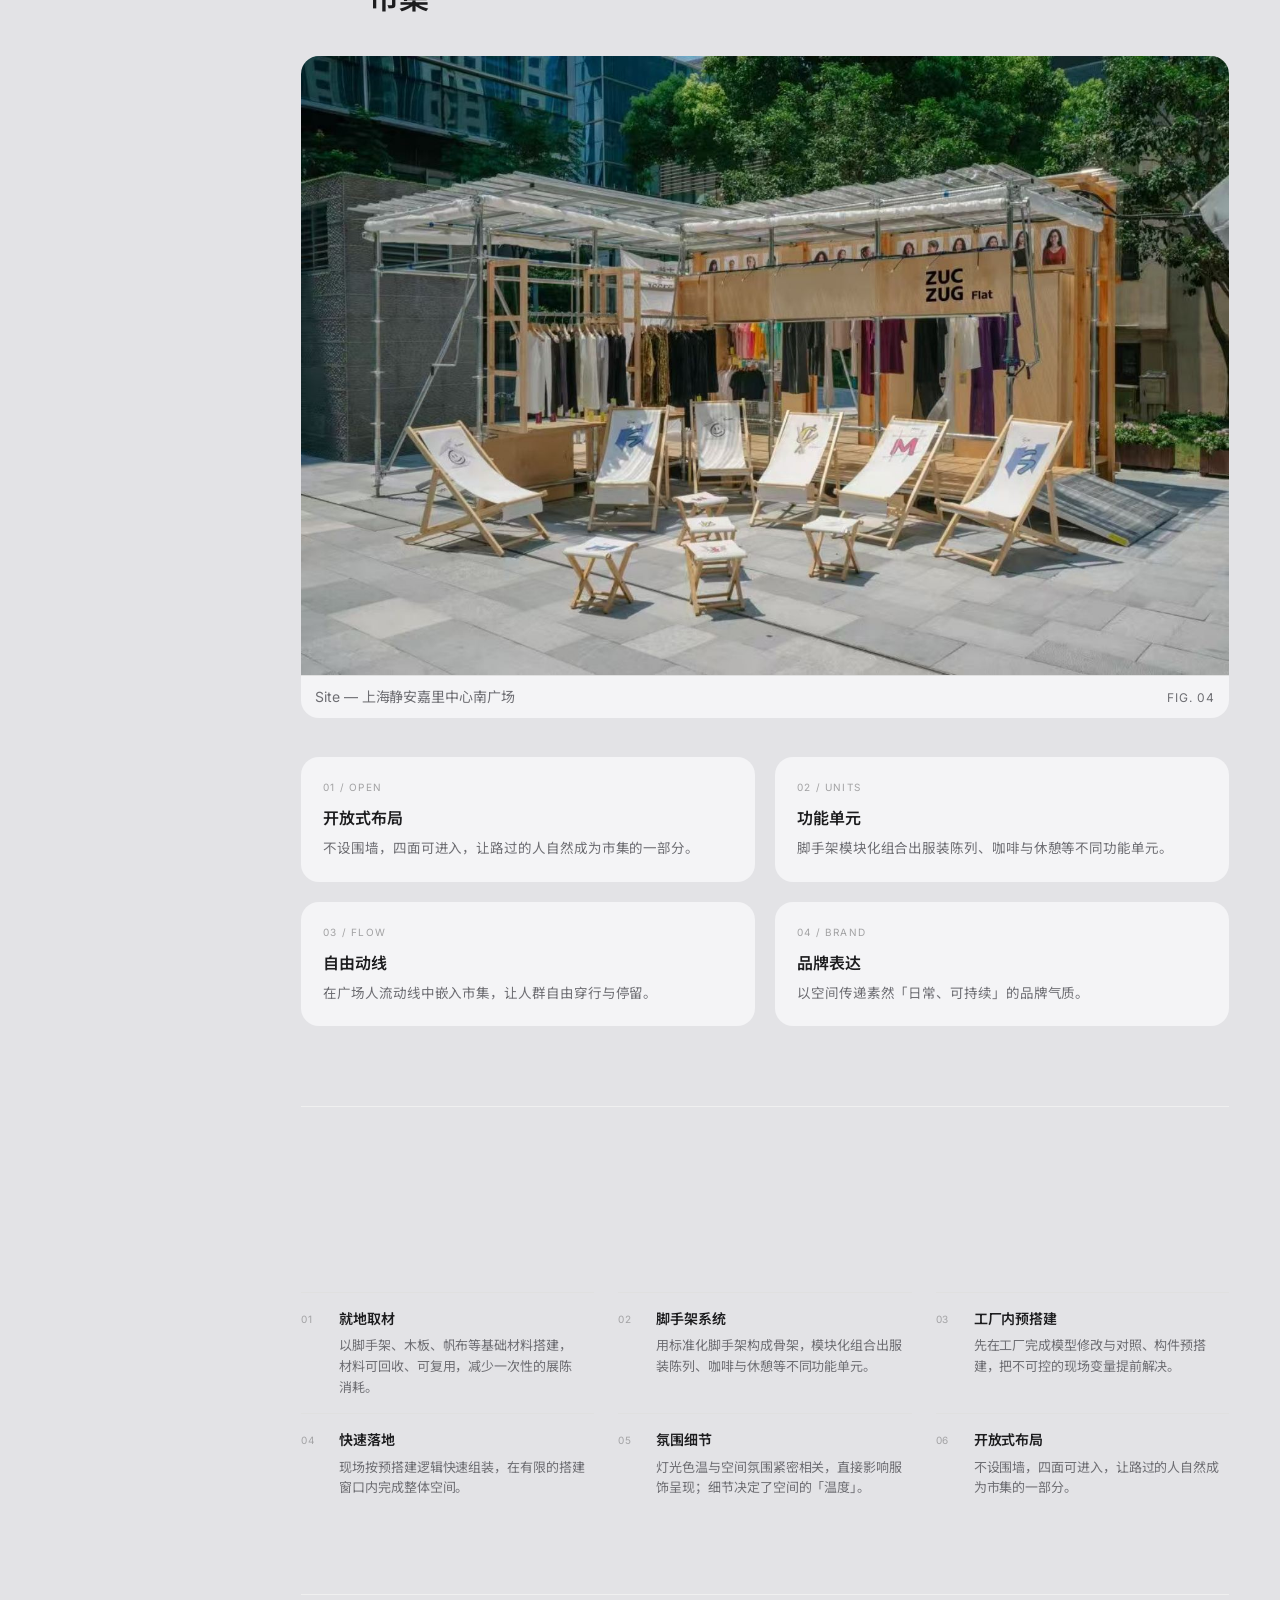
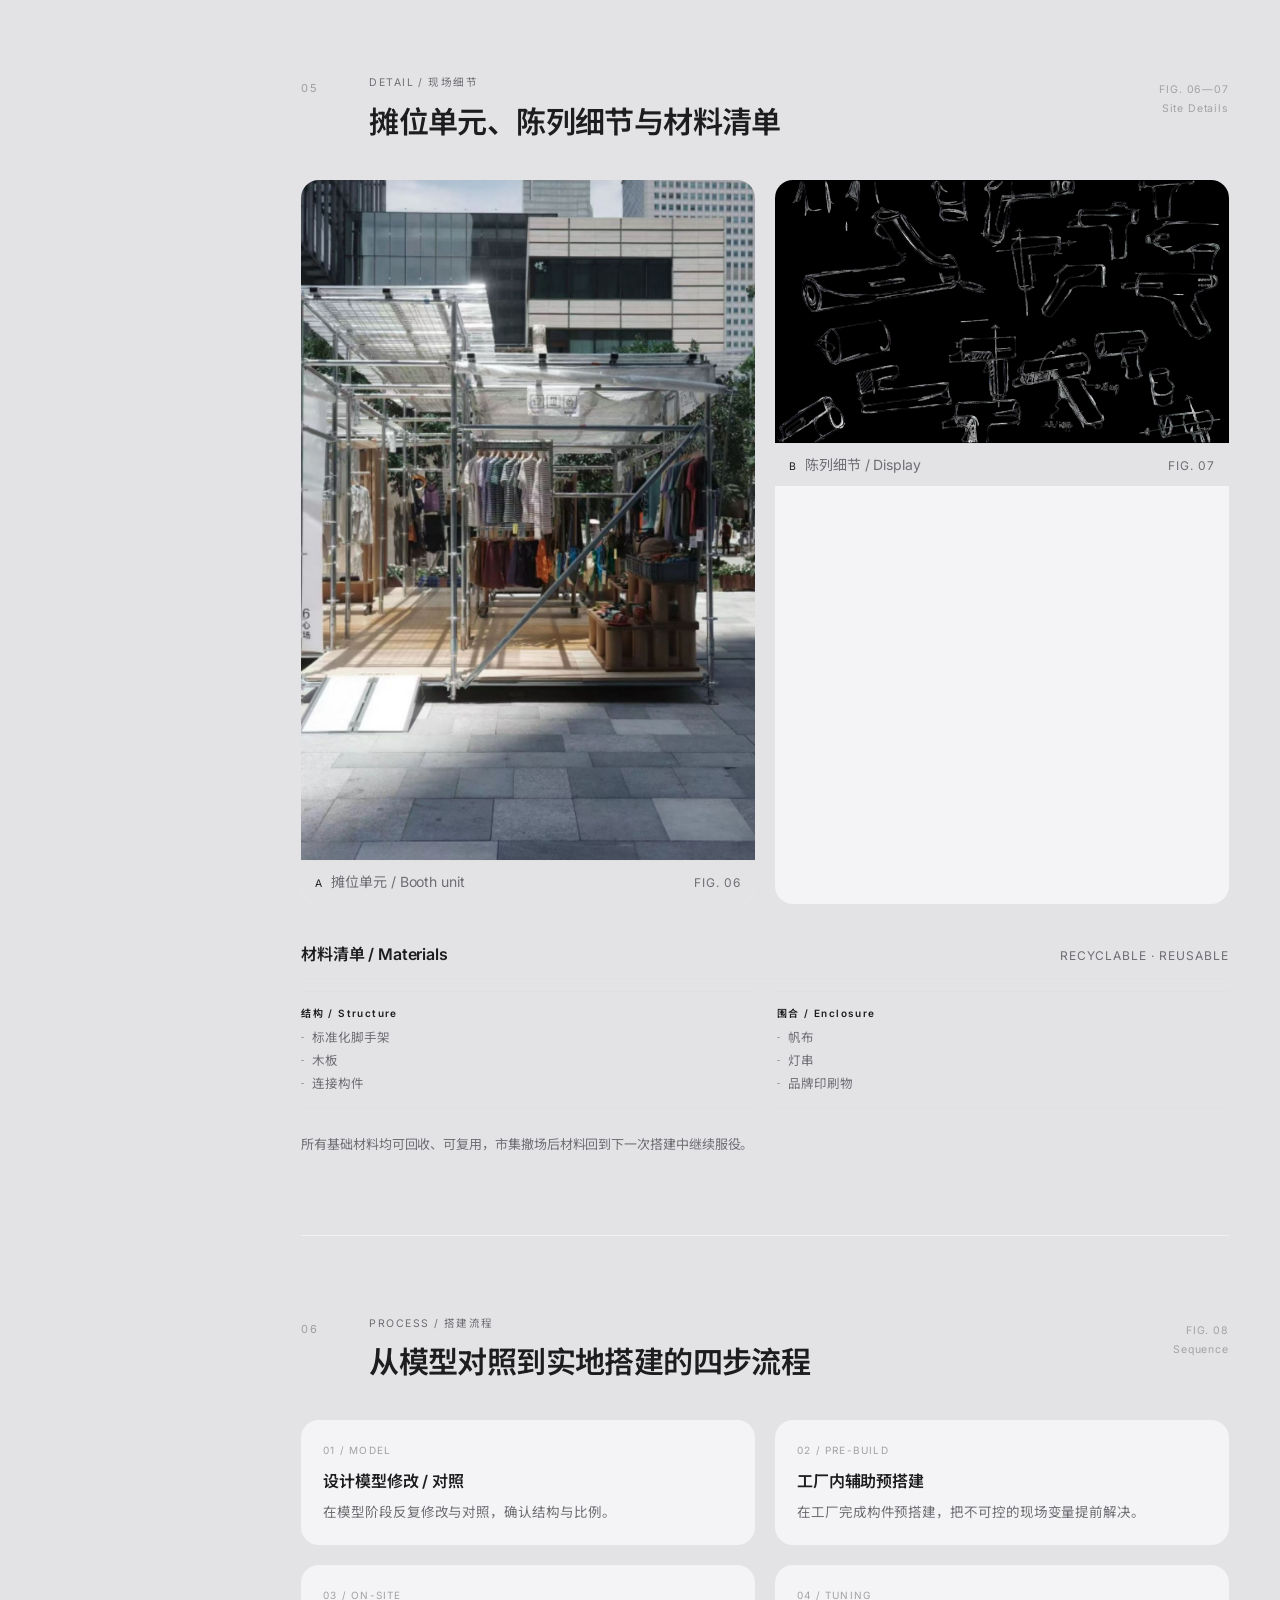
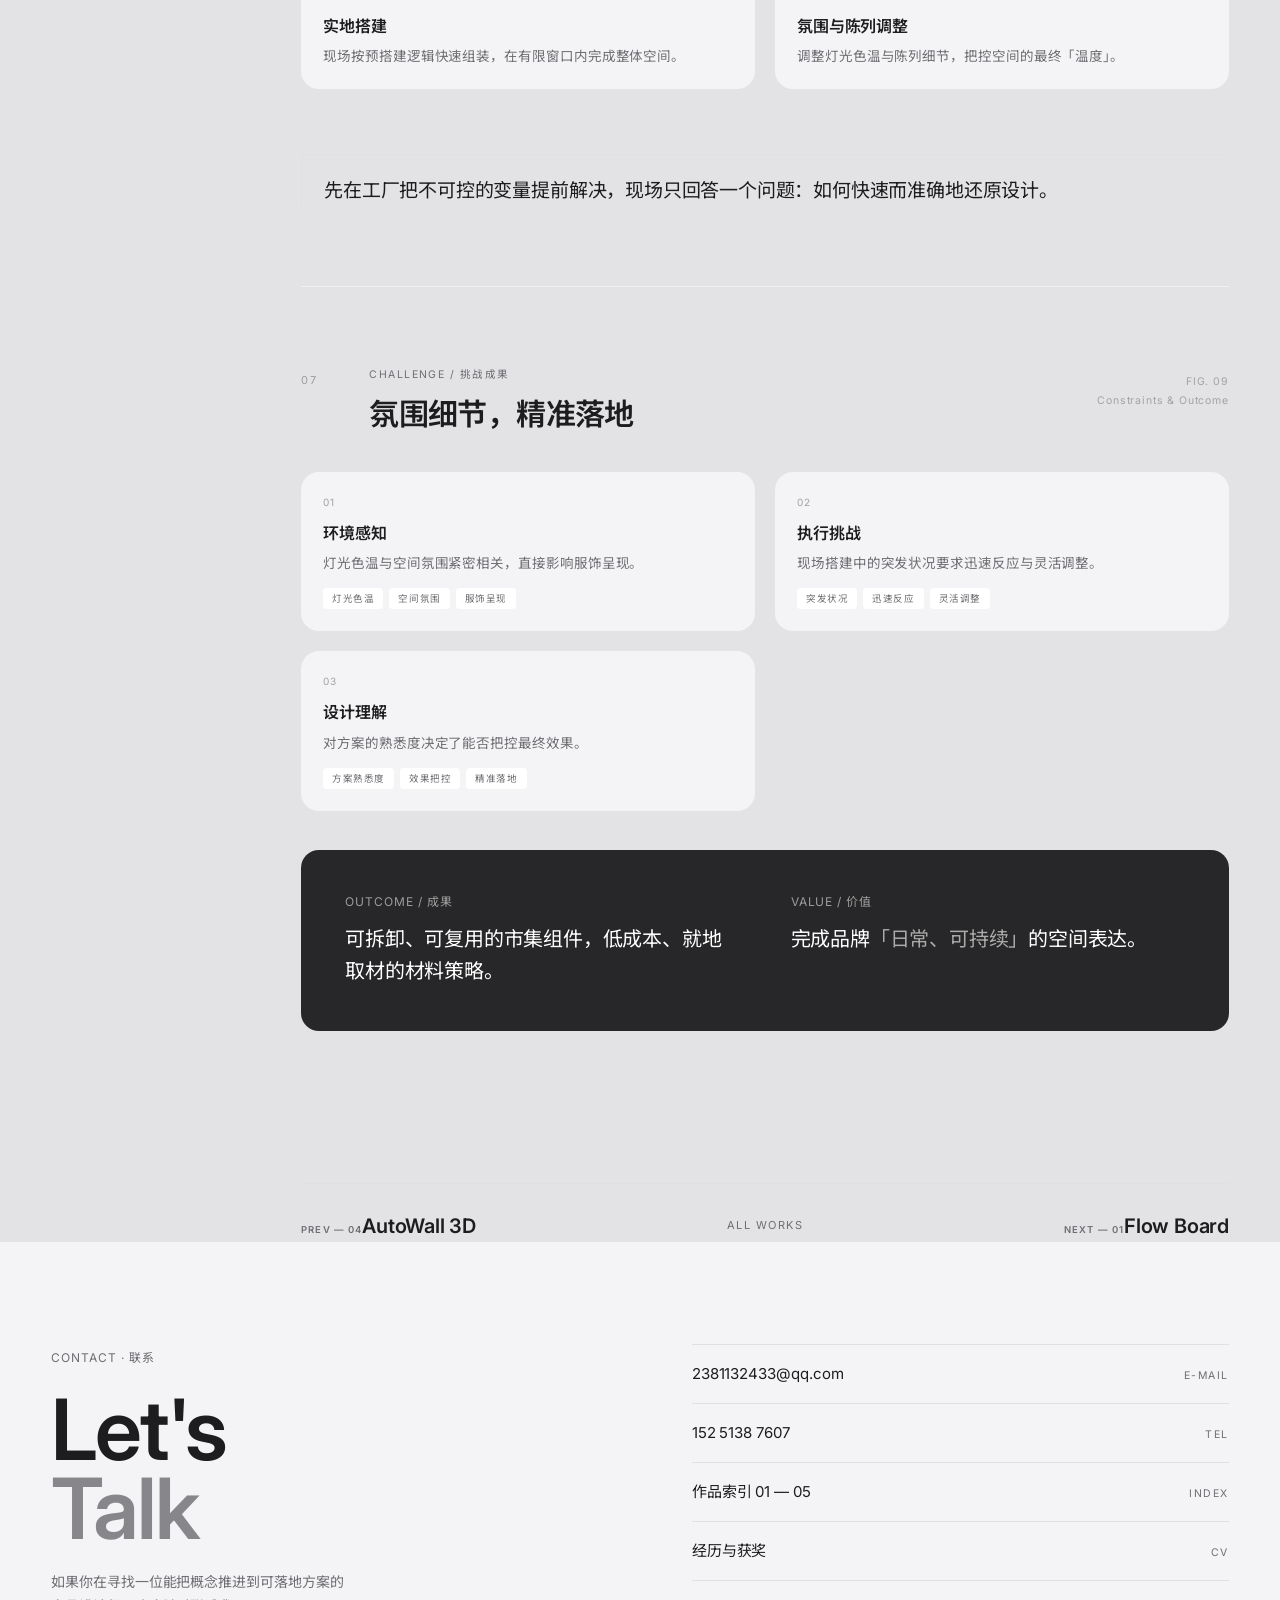
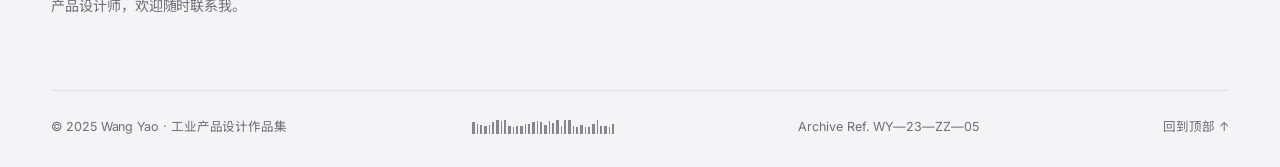
<file: work/zuc-zug.html>
<!DOCTYPE html>
<html lang="zh-CN">
<head>
<meta charset="utf-8">
<meta name="viewport" content="width=device-width, initial-scale=1">
<title>ZUC ZUG 你好，市集！ — 王瑶 WANG YAO</title>
<meta name="description" content="ZUC ZUG 你好，市集！——上海静安嘉里中心南广场，简单、有趣、开放的市集空间设计，以就地取材与物尽其用的街头设计哲学完成空间搭建。">
<link rel="preconnect" href="https://fonts.googleapis.com">
<link rel="preconnect" href="https://fonts.gstatic.com" crossorigin>
<link href="https://fonts.googleapis.com/css2?family=Inter:wght@300;400;600;700&amp;family=Noto+Sans+SC:wght@300;400;600;700&amp;display=swap" rel="stylesheet">
<link rel="icon" href="../favicon.svg" type="image/svg+xml">
<link rel="stylesheet" href="../assets/css/site.css">
</head>
<body id="top">
<div class="grain" aria-hidden="true"></div>
<div class="proj-progress" aria-hidden="true"><i></i></div>

<header class="nav" id="nav">
  <div class="container nav__inner">
    <a class="brand" href="../index.html">
      <span class="brand__mark">
        <svg viewBox="0 0 32 32" aria-hidden="true">
          <path class="brand-mark" d="M6 7h20v18H6z" opacity="0"/>
          <polyline class="brand-wire" points="4,7 10,22 16,12 22,22 28,7"/>
          <path class="brand-wire" d="M19 12c0-3 2-5 5-5s5 2 5 5-2 5-5 5"/>
        </svg>
      </span>
      <span class="brand__name">Wang Yao</span>
    </a>
    <nav class="nav__menu" id="menu">
      <a href="../index.html#works">作品</a>
      <a href="../index.html#approach">理念</a>
      <a href="../index.html#about">关于</a>
      <a href="../index.html#research">研究</a>
      <a href="../index.html#contact">联系</a>
    </nav>
    <div class="nav__right">
      <button class="theme-toggle" id="themeToggle" aria-label="切换深色模式">
        <svg viewBox="0 0 24 24" fill="none" stroke="currentColor" stroke-width="2" stroke-linecap="round" stroke-linejoin="round"><circle cx="12" cy="12" r="4"/><path d="M12 2v2M12 20v2M4.93 4.93l1.41 1.41M17.66 17.66l1.41 1.41M2 12h2M20 12h2M4.93 19.07l1.41-1.41M17.66 6.34l1.41-1.41"/></svg>
      </button>
      <a class="btn btn--ghost" href="../index.html#works">全部作品 <span class="btn__arrow">↗</span></a>
      <button class="nav__burger" id="burger" aria-label="打开菜单" aria-expanded="false">
        <span></span><span></span>
      </button>
    </div>
  </div>
</header>

<main class="proj container" style="--pc:#C49A6C; --pc-ink:#85633E">

  <!-- ================= HEAD ================= -->
  <header class="proj-head">
    <div class="proj-head__top">
      <p class="eyebrow">Object Study — 05 / 05</p>
      <p class="mono">2022 — 2023 · Shanghai Jing'an Kerry Centre</p>
    </div>

    <div class="proj-head__main">
      <div>
        <h1 class="proj-title" data-split>ZUC<br>ZUG</h1>
        <p class="proj-sub">你好，市集！—— 简单、有趣、开放的市集空间设计</p>
        <p class="proj-sub-en">Shanghai Jing'an Kerry Centre South Plaza · Simple, playful, open market space</p>
        <ul class="proj-tags">
          <li>空间设计</li>
          <li>品牌快闪</li>
          <li>就地取材</li>
          <li>快速搭建</li>
        </ul>
      </div>

      <div class="proj-meta">
        <div class="proj-meta__row"><span>Year</span><b>2022 — 2023</b></div>
        <div class="proj-meta__row"><span>Site</span><b>上海静安嘉里中心南广场</b></div>
        <div class="proj-meta__row"><span>Type</span><b>空间设计 / 品牌快闪</b></div>
        <div class="proj-meta__row"><span>Role</span><b>设计深化 · 现场搭建</b></div>
        <div class="proj-meta__foot">
          <span class="barcode" aria-hidden="true"></span>
          <span class="mono">Ref. WY—23—ZZ—05</span>
        </div>
      </div>
    </div>
  </header>

  <!-- ================= HERO ================= -->
  <figure class="proj-hero" data-drift>
    <div class="proj-hero__frame pan" data-pan>
      <img src="../assets/img/zuc-yard.jpg" alt="ZUC ZUG 市集空间在广场中的整体场景" fetchpriority="high">
      <div class="proj-hero__hud">
        <span class="mono">Fig. 01 — South plaza</span>
        <span class="mono">ZUC ZUG · 你好，市集！</span>
      </div>
    </div>
    <figcaption class="proj-hero__cap">
      <span>市集整体场景 / South plaza</span>
      <span>ZUC ZUG · 你好，市集！</span>
    </figcaption>
  </figure>

  <!-- mobile module index -->
  <nav class="proj-index" aria-label="模块索引">
    <a href="#m01">01 简介</a>
    <a href="#m02">02 哲学</a>
    <a href="#m03">03 场地</a>
    <a href="#m04">04 策略</a>
    <a href="#m05">05 细节</a>
    <a href="#m06">06 流程</a>
    <a href="#m07">07 挑战</a>
  </nav>

  <div class="proj-body">

    <!-- ================= RAIL ================= -->
    <aside class="proj-rail">
      <p class="rail__title mono">Index / 模块</p>
      <nav class="rail">
        <a href="#m01" class="is-active"><i>01</i><b>设计简介</b></a>
        <a href="#m02"><i>02</i><b>街头哲学</b></a>
        <a href="#m03"><i>03</i><b>场地布局</b></a>
        <a href="#m04"><i>04</i><b>空间策略</b></a>
        <a href="#m05"><i>05</i><b>现场细节</b></a>
        <a href="#m06"><i>06</i><b>搭建流程</b></a>
        <a href="#m07"><i>07</i><b>挑战成果</b></a>
      </nav>
      <p class="rail__note mono">07 Modules<br>Scroll ↓</p>
    </aside>

    <article class="proj-main">

      <!-- ============ 01 BRIEF ============ -->
      <section class="mod" id="m01">
        <header class="mod__head" data-reveal>
          <span class="mod__no">01</span>
          <div>
            <p class="mod__kicker">Brief / 设计简介</p>
            <h2 class="mod__title">以街头智慧搭建一座市集</h2>
          </div>
          <p class="mod__meta">FIG. 02<br>Design Statement</p>
        </header>

        <div class="mod__body g12">
          <div class="c-7" data-reveal style="--d:80ms">
            <p class="brief-lead">「街头设计」有时候是用废旧物品临时拼凑出来的替代方案，有时候是对现成物品的改造改良，有时候是<em>一物多用的妙用混用</em>，它们都用不同形式的<em>街头智慧</em>，在有限的条件下，实惠而快速地解决着眼前的问题。</p>
            <p class="brief-mid">对于一个商业品牌的空间设计而言，「素然」希望通过<em>物尽其用与就地取材</em>的街头野生设计哲学，来传递其日常、可持续与充满想象力的品牌价值观。</p>
            <p class="brief-en">Street design is sometimes a temporary patchwork of discarded objects, sometimes a modification of ready-made items, sometimes a clever multi-use of one thing. This project applies that street wisdom to a brand space on a tight site and a tight schedule.</p>
            <dl class="brief-rows">
              <div>
                <dt>设计哲学</dt>
                <dd>物尽其用 · 就地取材的街头野生设计。</dd>
              </div>
              <div>
                <dt>品牌价值</dt>
                <dd>日常 · 可持续 · 充满想象力。</dd>
              </div>
              <div>
                <dt>空间特征</dt>
                <dd>简单 · 有趣 · 开放的市集空间。</dd>
              </div>
            </dl>
          </div>

          <div class="c-5 vmap-wrap" data-reveal style="--d:180ms">
            <svg class="vmap" viewBox="0 0 440 330" role="img" aria-label="设计价值定位：以 ZUC ZUG 市集为中心，连接简单、有趣与开放">
              <circle cx="220" cy="168" r="126" fill="none" stroke="var(--line)" stroke-width="1" stroke-dasharray="3 5"/>
              <g stroke="var(--accent)" stroke-width="1" stroke-dasharray="4 4" fill="none" opacity="0.85">
                <path d="M186 128 L104 92"/>
                <path d="M254 128 L336 92"/>
                <path d="M220 218 L220 264"/>
              </g>
              <circle cx="220" cy="168" r="54" fill="var(--ink)"/>
              <text class="vmap__core" x="220" y="164" text-anchor="middle" fill="var(--paper)">ZUC</text>
              <text class="vmap__core" x="220" y="178" text-anchor="middle" fill="var(--paper)">ZUG</text>
              <text class="vmap__tiny" x="220" y="196" text-anchor="middle" fill="var(--accent-soft)">HELLO MARKET</text>

              <g>
                <circle cx="86" cy="78" r="32" fill="var(--white)" stroke="var(--line)"/>
                <text class="vmap__name" x="86" y="76" text-anchor="middle">简单</text>
                <text class="vmap__tiny" x="86" y="91" text-anchor="middle">SIMPLE</text>
              </g>
              <g>
                <circle cx="354" cy="78" r="32" fill="var(--white)" stroke="var(--line)"/>
                <text class="vmap__name" x="354" y="76" text-anchor="middle">有趣</text>
                <text class="vmap__tiny" x="354" y="91" text-anchor="middle">PLAYFUL</text>
              </g>
              <g>
                <circle cx="220" cy="288" r="32" fill="var(--white)" stroke="var(--line)"/>
                <text class="vmap__name" x="220" y="286" text-anchor="middle">开放</text>
                <text class="vmap__tiny" x="220" y="301" text-anchor="middle">OPEN</text>
              </g>
              <text class="vmap__tiny" x="220" y="26" text-anchor="middle">物尽其用 · 就地取材 / LOCAL MATERIALS</text>
            </svg>
            <p class="vmap__cap">设计价值定位 / Value Positioning</p>
          </div>
        </div>
      </section>

      <!-- ============ 02 PHILOSOPHY ============ -->
      <section class="mod" id="m02">
        <header class="mod__head" data-reveal>
          <span class="mod__no">02</span>
          <div>
            <p class="mod__kicker">Philosophy / 街头哲学</p>
            <h2 class="mod__title">三种街头智慧，一套野生设计哲学</h2>
          </div>
          <p class="mod__meta">FIG. 03<br>Street Wisdom</p>
        </header>

        <div class="mod__body">
          <div class="metrics" data-reveal>
            <div class="metric">
              <b><span data-count="3">03</span><sup>类</sup></b>
              <span>街头智慧的三种形式</span>
            </div>
            <div class="metric">
              <b><span data-count="4">04</span><sup>步</sup></b>
              <span>从模型到现场的搭建步骤</span>
            </div>
            <div class="metric">
              <b><span data-count="6">06</span><sup>策</sup></b>
              <span>就地取材的空间策略</span>
            </div>
          </div>

          <div class="tl-block">
            <div class="tl-head">
              <h3>街头智慧 / Street Wisdom</h3>
              <span class="mono">01 — 03</span>
            </div>
            <ol class="layers">
              <li class="layer">
                <i>01</i>
                <div><b>临时拼凑</b><span>Patchwork</span></div>
                <p>用废旧物品临时拼凑出来的替代方案。</p>
              </li>
              <li class="layer">
                <i>02</i>
                <div><b>改造改良</b><span>Modification</span></div>
                <p>对现成物品的改造改良。</p>
              </li>
              <li class="layer">
                <i>03</i>
                <div><b>一物多用</b><span>Multi-use</span></div>
                <p>一物多用的妙用混用。</p>
              </li>
            </ol>
          </div>

          <div class="insight-band" data-reveal>
            <div>
              <span class="insight-band__k mono">Street Wisdom / 街头智慧</span>
              <p>在有限的条件下，<em>实惠而快速</em>地解决眼前的问题。</p>
            </div>
            <div>
              <span class="insight-band__k mono">Brand Value / 品牌价值</span>
              <p>传递素然<em>日常、可持续与充满想象力</em>的品牌价值观。</p>
            </div>
          </div>
        </div>
      </section>

      <!-- ============ 03 SITE ============ -->
      <section class="mod" id="m03">
        <header class="mod__head" data-reveal>
          <span class="mod__no">03</span>
          <div>
            <p class="mod__kicker">Site / 场地布局</p>
            <h2 class="mod__title">静安嘉里中心南广场，四面可进入的开放市集</h2>
          </div>
          <p class="mod__meta">FIG. 04<br>South Plaza</p>
        </header>

        <div class="mod__body">
          <figure class="scene-strip" data-pan>
            <img src="../assets/img/zuc-yard.jpg" alt="ZUC ZUG 市集在静安嘉里中心南广场的整体布局" loading="lazy">
            <figcaption class="proj-cap">
              <span>Site — 上海静安嘉里中心南广场</span>
              <span class="mono">Fig. 04</span>
            </figcaption>
          </figure>

          <div class="scene-cards">
            <div class="scene-card" data-reveal style="--d:0ms">
              <em>01 / OPEN</em>
              <h4>开放式布局</h4>
              <p>不设围墙，四面可进入，让路过的人自然成为市集的一部分。</p>
            </div>
            <div class="scene-card" data-reveal style="--d:90ms">
              <em>02 / UNITS</em>
              <h4>功能单元</h4>
              <p>脚手架模块化组合出服装陈列、咖啡与休憩等不同功能单元。</p>
            </div>
            <div class="scene-card" data-reveal style="--d:180ms">
              <em>03 / FLOW</em>
              <h4>自由动线</h4>
              <p>在广场人流动线中嵌入市集，让人群自由穿行与停留。</p>
            </div>
            <div class="scene-card" data-reveal style="--d:270ms">
              <em>04 / BRAND</em>
              <h4>品牌表达</h4>
              <p>以空间传递素然「日常、可持续」的品牌气质。</p>
            </div>
          </div>
        </div>
      </section>

      <!-- ============ 04 STRATEGY ============ -->
      <section class="mod" id="m04">
        <header class="mod__head" data-reveal>
          <span class="mod__no">04</span>
          <div>
            <p class="mod__kicker">Strategy / 空间策略</p>
            <h2 class="mod__title">就地取材的六个空间策略</h2>
          </div>
          <p class="mod__meta">FIG. 05<br>Six Strategies</p>
        </header>

        <div class="mod__body">
          <div class="details-grid">
            <div class="d-item" data-reveal style="--d:0ms">
              <i>01</i>
              <div><h4>就地取材</h4><p>以脚手架、木板、帆布等基础材料搭建，材料可回收、可复用，减少一次性的展陈消耗。</p></div>
            </div>
            <div class="d-item" data-reveal style="--d:60ms">
              <i>02</i>
              <div><h4>脚手架系统</h4><p>用标准化脚手架构成骨架，模块化组合出服装陈列、咖啡与休憩等不同功能单元。</p></div>
            </div>
            <div class="d-item" data-reveal style="--d:120ms">
              <i>03</i>
              <div><h4>工厂内预搭建</h4><p>先在工厂完成模型修改与对照、构件预搭建，把不可控的现场变量提前解决。</p></div>
            </div>
            <div class="d-item" data-reveal style="--d:180ms">
              <i>04</i>
              <div><h4>快速落地</h4><p>现场按预搭建逻辑快速组装，在有限的搭建窗口内完成整体空间。</p></div>
            </div>
            <div class="d-item" data-reveal style="--d:240ms">
              <i>05</i>
              <div><h4>氛围细节</h4><p>灯光色温与空间氛围紧密相关，直接影响服饰呈现；细节决定了空间的「温度」。</p></div>
            </div>
            <div class="d-item" data-reveal style="--d:300ms">
              <i>06</i>
              <div><h4>开放式布局</h4><p>不设围墙，四面可进入，让路过的人自然成为市集的一部分。</p></div>
            </div>
          </div>
        </div>
      </section>

      <!-- ============ 05 DETAIL ============ -->
      <section class="mod" id="m05">
        <header class="mod__head" data-reveal>
          <span class="mod__no">05</span>
          <div>
            <p class="mod__kicker">Detail / 现场细节</p>
            <h2 class="mod__title">摊位单元、陈列细节与材料清单</h2>
          </div>
          <p class="mod__meta">FIG. 06—07<br>Site Details</p>
        </header>

        <div class="mod__body">
          <div class="detail-plates">
            <figure data-reveal style="--d:0ms" data-zoom>
              <img src="../assets/img/zuc-booth.jpg" alt="ZUC ZUG 市集摊位细节" loading="lazy">
              <figcaption class="proj-cap"><span><em>A</em> 摊位单元 / Booth unit</span><span class="mono">Fig. 06</span></figcaption>
            </figure>
            <figure data-reveal style="--d:120ms" data-zoom>
              <img src="../assets/img/zuc-craft.jpg" alt="ZUC ZUG 市集陈列与手作细节" loading="lazy">
              <figcaption class="proj-cap"><span><em>B</em> 陈列细节 / Display</span><span class="mono">Fig. 07</span></figcaption>
            </figure>
          </div>

          <div class="tl-block">
            <div class="tl-head">
              <h3>材料清单 / Materials</h3>
              <span class="mono">Recyclable · Reusable</span>
            </div>
            <div class="w2h">
              <div class="w2h__cell">
                <b>结构 / Structure</b>
                <ul><li>标准化脚手架</li><li>木板</li><li>连接构件</li></ul>
              </div>
              <div class="w2h__cell">
                <b>围合 / Enclosure</b>
                <ul><li>帆布</li><li>灯串</li><li>品牌印刷物</li></ul>
              </div>
            </div>
            <p class="plates-note" data-reveal style="margin-top:14px">所有基础材料均可回收、可复用，市集撤场后材料回到下一次搭建中继续服役。</p>
          </div>
        </div>
      </section>

      <!-- ============ 06 PROCESS ============ -->
      <section class="mod" id="m06">
        <header class="mod__head" data-reveal>
          <span class="mod__no">06</span>
          <div>
            <p class="mod__kicker">Process / 搭建流程</p>
            <h2 class="mod__title">从模型对照到实地搭建的四步流程</h2>
          </div>
          <p class="mod__meta">FIG. 08<br>Sequence</p>
        </header>

        <div class="mod__body">
          <div class="scene-cards">
            <div class="scene-card" data-reveal style="--d:0ms">
              <em>01 / MODEL</em>
              <h4>设计模型修改 / 对照</h4>
              <p>在模型阶段反复修改与对照，确认结构与比例。</p>
            </div>
            <div class="scene-card" data-reveal style="--d:90ms">
              <em>02 / PRE-BUILD</em>
              <h4>工厂内辅助预搭建</h4>
              <p>在工厂完成构件预搭建，把不可控的现场变量提前解决。</p>
            </div>
            <div class="scene-card" data-reveal style="--d:180ms">
              <em>03 / ON-SITE</em>
              <h4>实地搭建</h4>
              <p>现场按预搭建逻辑快速组装，在有限窗口内完成整体空间。</p>
            </div>
            <div class="scene-card" data-reveal style="--d:270ms">
              <em>04 / TUNING</em>
              <h4>氛围与陈列调整</h4>
              <p>调整灯光色温与陈列细节，把控空间的最终「温度」。</p>
            </div>
          </div>

          <blockquote class="pquote" data-reveal>
            先在工厂把不可控的变量提前解决，现场只回答一个问题：如何快速而准确地还原设计。
          </blockquote>
        </div>
      </section>

      <!-- ============ 07 CHALLENGE ============ -->
      <section class="mod" id="m07">
        <header class="mod__head" data-reveal>
          <span class="mod__no">07</span>
          <div>
            <p class="mod__kicker">Challenge / 挑战成果</p>
            <h2 class="mod__title">氛围细节，精准落地</h2>
          </div>
          <p class="mod__meta">FIG. 09<br>Constraints &amp; Outcome</p>
        </header>

        <div class="mod__body">
          <div class="form-cards">
            <div class="form-card" data-reveal style="--d:0ms">
              <em>01</em>
              <h4>环境感知</h4>
              <p>灯光色温与空间氛围紧密相关，直接影响服饰呈现。</p>
              <ul><li>灯光色温</li><li>空间氛围</li><li>服饰呈现</li></ul>
            </div>
            <div class="form-card" data-reveal style="--d:90ms">
              <em>02</em>
              <h4>执行挑战</h4>
              <p>现场搭建中的突发状况要求迅速反应与灵活调整。</p>
              <ul><li>突发状况</li><li>迅速反应</li><li>灵活调整</li></ul>
            </div>
            <div class="form-card" data-reveal style="--d:180ms">
              <em>03</em>
              <h4>设计理解</h4>
              <p>对方案的熟悉度决定了能否把控最终效果。</p>
              <ul><li>方案熟悉度</li><li>效果把控</li><li>精准落地</li></ul>
            </div>
          </div>

          <div class="insight-band" data-reveal>
            <div>
              <span class="insight-band__k mono">Outcome / 成果</span>
              <p>可拆卸、可复用的市集组件，低成本、就地取材的材料策略。</p>
            </div>
            <div>
              <span class="insight-band__k mono">Value / 价值</span>
              <p>完成品牌<em>「日常、可持续」</em>的空间表达。</p>
            </div>
          </div>
        </div>
      </section>

      <nav class="study__nav">
        <a href="autowall-3d.html"><span><span class="dir">Prev — 04</span>AutoWall 3D</span></a>
        <a class="center" href="../index.html#works">All Works</a>
        <a href="flow-board.html" style="justify-content:flex-end;text-align:right"><span><span class="dir">Next — 01</span>Flow Board</span></a>
      </nav>

    </article>
  </div>
</main>

<footer class="footer">
  <div class="container">
    <div class="footer__top">
      <div>
        <p class="eyebrow">Contact · 联系</p>
        <h2 class="footer__title">Let's<br><span>Talk</span></h2>
        <p class="footer__note">如果你在寻找一位能把概念推进到可落地方案的产品设计师，欢迎随时联系我。</p>
      </div>
      <div class="footer__links">
        <a href="mailto:2381132433@qq.com"><span>2381132433@qq.com</span><span class="k">E-mail</span></a>
        <a href="tel:15251387607"><span>152 5138 7607</span><span class="k">Tel</span></a>
        <a href="../index.html#works"><span>作品索引 01 — 05</span><span class="k">Index</span></a>
        <a href="../index.html#about"><span>经历与获奖</span><span class="k">CV</span></a>
      </div>
    </div>
    <div class="footer__bottom">
      <span>© 2025 Wang Yao · 工业产品设计作品集</span>
      <span class="barcode" aria-hidden="true"></span>
      <span>Archive Ref. WY—23—ZZ—05</span>
      <a href="#top">回到顶部 ↑</a>
    </div>
  </div>
</footer>

<div class="lightbox" id="lightbox" aria-hidden="true"><img alt=""></div>
<script src="../assets/js/site.js"></script>
</body>
</html>
</file>
<file: assets/css/site.css>
/* ============================================================
   WANG YAO — PORTFOLIO
   Design system: Apple product gallery
   ------------------------------------------------------------
   Foundation rules
   - White and light-grey surfaces with ink typography.
   - Action Blue is reserved for links, focus and primary actions.
   - Containment comes from hairlines and 18px surfaces, not shadows.
   - Weight range stays narrow: 400 for body/UI, 600 for headings.
   - Display type runs tight with restrained, readable spacing.
   ============================================================ */

:root {
  /* Apple product-gallery system — warm light-grey paper, never pure white */
  --paper: #e3e3e6;
  --paper-2: #f4f4f6;
  --pearl: #eeeef0;
  --card: #fafafb;
  --white: #ffffff;
  --ink: #1d1d1f;
  --ink-soft: rgba(29, 29, 31, 0.82);
  --muted: #6e6e73;
  --line: #e0e0e0;
  --line-soft: #f0f0f0;
  --line-strong: rgba(29, 29, 31, 0.28);
  --accent: #0066cc;
  --accent-soft: #0071e3;
  --link-dark: #2997ff;
  --tint: rgba(0, 102, 204, 0.06);
  --tile-dark: #272729;
  --r-xs: 4px;
  --r-sm: 8px;
  --r-md: 11px;
  --r-lg: 18px;
  --r-xl: 18px;
  --r-pill: 9999px;
  --inset: none;
  --focus: none;
  --font-display: "SF Pro Display", "SF Pro Text", "Inter", "Noto Sans SC", "PingFang SC", system-ui, sans-serif;
  --font-body: "SF Pro Text", "SF Pro Display", "Inter", "Noto Sans SC", "PingFang SC", "Microsoft YaHei", system-ui, sans-serif;
  --font-mono: var(--font-body);
  --pad: clamp(20px, 4vw, 56px);
  --maxw: 1440px;
  --sec: 80px;
  --navh: 56px;
  --ease: cubic-bezier(0.2, 0.7, 0.2, 1);
}

*,
*::before,
*::after { box-sizing: border-box; }

html {
  scroll-behavior: smooth;
  -webkit-text-size-adjust: 100%;
}

body {
  margin: 0;
  background: var(--paper);
  color: var(--ink);
  font-family: var(--font-body);
  font-size: 16px;
  line-height: 1.5;
  font-weight: 400;
  -webkit-font-smoothing: antialiased;
  -moz-osx-font-smoothing: grayscale;
  overflow-x: hidden;
  font-feature-settings: "kern" 1;
}

p { text-wrap: pretty; }

h1, h2, h3, h4 { text-wrap: pretty; }

img { display: block; max-width: 100%; }
a { color: inherit; text-decoration: none; }
button { font: inherit; color: inherit; background: none; border: 0; }
em, i { font-style: normal; }
sup { font-size: 0.5em; vertical-align: super; line-height: 0; }

::selection { background: var(--ink); color: var(--paper); }

:focus-visible {
  outline: 2px solid rgba(59, 130, 246, 0.5);
  outline-offset: 2px;
  border-radius: var(--r-xs);
}

/* very light paper grain — keeps the cream from reading as flat digital white */
.grain {
  position: fixed;
  inset: 0;
  z-index: 1000;
  pointer-events: none;
  opacity: 0.085;
  mix-blend-mode: multiply;
  background-image: url("data:image/svg+xml,%3Csvg xmlns='http://www.w3.org/2000/svg' width='240' height='240'%3E%3Cfilter id='n'%3E%3CfeTurbulence type='fractalNoise' baseFrequency='0.85' numOctaves='3' stitchTiles='stitch'/%3E%3CfeColorMatrix type='saturate' values='0'/%3E%3C/filter%3E%3Crect width='240' height='240' filter='url(%23n)' opacity='0.35'/%3E%3C/svg%3E");
}

/* ============================================================
   SHARED
   ============================================================ */
.container {
  width: 100%;
  max-width: var(--maxw);
  margin: 0 auto;
  padding: 0 var(--pad);
}

.section { padding-top: var(--sec); padding-bottom: var(--sec); }

.mono {
  font-family: var(--font-mono);
  font-size: 11px;
  line-height: 1.4;
  letter-spacing: 0.14em;
  text-transform: uppercase;
  color: var(--muted);
  font-weight: 400;
}

.eyebrow {
  display: inline-flex;
  align-items: center;
  gap: 10px;
  margin: 0;
  font-family: var(--font-mono);
  font-size: 11px;
  line-height: 1.4;
  letter-spacing: 0.18em;
  text-transform: uppercase;
  color: var(--muted);
}

.eyebrow::before {
  content: "";
  width: 5px;
  height: 5px;
  border-radius: 50%;
  background: rgba(28, 28, 28, 0.3);
  flex: none;
}

.section-head {
  display: flex;
  align-items: flex-end;
  justify-content: space-between;
  gap: 40px;
  padding-bottom: 24px;
  border-bottom: 1px solid var(--line);
  margin-bottom: clamp(32px, 4vw, 56px);
}

.section-head h2 {
  margin: 14px 0 0;
  font-family: var(--font-display);
  font-size: clamp(30px, 4.4vw, 48px);
  font-weight: 600;
  line-height: 1.04;
  letter-spacing: -0.025em;
  color: var(--ink);
}

.section-head .note {
  max-width: 360px;
  margin: 0 0 6px;
  font-size: 15px;
  line-height: 1.6;
  color: var(--muted);
  text-align: right;
  flex: none;
}

/* works: eyebrow stacked above the heading */
.section-head--simple {
  flex-direction: column;
  align-items: flex-start;
  justify-content: flex-start;
  gap: 0;
}

.section-head--simple h2 { margin-top: 16px; }

section { position: relative; }

section[id],
article[id] { scroll-margin-top: 88px; }

/* ---------- buttons ---------- */
.btn {
  display: inline-flex;
  align-items: center;
  gap: 8px;
  padding: 9px 16px;
  border-radius: var(--r-sm);
  background: var(--ink);
  color: var(--white);
  font-size: 14px;
  font-weight: 400;
  line-height: 1.2;
  box-shadow: var(--inset);
  transition: opacity 0.2s var(--ease), box-shadow 0.2s var(--ease);
  white-space: nowrap;
}

.btn:hover { box-shadow: var(--inset), var(--focus); }
.btn:active { opacity: 0.8; }

.btn--ghost {
  background: transparent;
  color: var(--ink);
  border: 1px solid var(--line-strong);
  box-shadow: none;
}

.btn--ghost:hover {
  background: var(--tint);
  box-shadow: none;
}

.btn__arrow { font-size: 13px; opacity: 0.8; }

/* ============================================================
   NAV
   ============================================================ */
.nav {
  position: sticky;
  top: 0;
  z-index: 900;
  background: rgba(247, 244, 237, 0.82);
  backdrop-filter: blur(14px) saturate(140%);
  -webkit-backdrop-filter: blur(14px) saturate(140%);
  border-bottom: 1px solid transparent;
  transition: border-color 0.3s var(--ease), background 0.3s var(--ease);
}

.nav.is-scrolled {
  border-bottom-color: var(--line);
  background: rgba(247, 244, 237, 0.94);
}

.nav__inner {
  display: flex;
  align-items: center;
  justify-content: space-between;
  gap: 32px;
  height: 72px;
}

.brand {
  display: inline-flex;
  align-items: center;
  gap: 12px;
  min-width: 0;
}

.brand__disc,
.brand__mark {
  width: 40px;
  height: 40px;
  flex: none;
  display: grid;
  place-items: center;
  border-radius: 50%;
  background: var(--ink);
  color: var(--paper);
  font-family: var(--font-mono);
  font-size: 11px;
  letter-spacing: 0.04em;
  font-weight: 600;
}

.brand__name {
  font-family: var(--font-display);
  font-size: 16px;
  font-weight: 600;
  letter-spacing: -0.01em;
  color: var(--ink);
}

.nav__menu {
  display: flex;
  align-items: center;
  gap: 30px;
  margin-left: auto;
}

.nav__menu a {
  font-size: 14px;
  font-weight: 400;
  color: var(--ink);
  transition: opacity 0.2s var(--ease);
  position: relative;
}

.nav__menu a:hover { opacity: 0.55; }

.nav__right {
  display: flex;
  align-items: center;
  gap: 12px;
}

.nav__cta {
  display: inline-flex;
  align-items: center;
  gap: 6px;
  padding: 9px 16px;
  border-radius: var(--r-sm);
  background: var(--ink);
  color: var(--white);
  font-size: 14px;
  box-shadow: var(--inset);
  transition: box-shadow 0.2s var(--ease), opacity 0.2s var(--ease);
}

.nav__cta:hover { box-shadow: var(--inset), var(--focus); }
.nav__cta:active { opacity: 0.8; }

.nav__burger {
  display: none;
  width: 40px;
  height: 40px;
  border-radius: var(--r-sm);
  border: 1px solid var(--line);
  align-items: center;
  justify-content: center;
  flex-direction: column;
  gap: 5px;
  cursor: pointer;
}

.nav__burger span {
  display: block;
  width: 16px;
  height: 1px;
  background: var(--ink);
  transition: transform 0.25s var(--ease), opacity 0.25s var(--ease);
}

.nav__burger[aria-expanded="true"] span:first-child { transform: translateY(3px) rotate(45deg); }
.nav__burger[aria-expanded="true"] span:last-child { transform: translateY(-3px) rotate(-45deg); }

/* hero variant: sits on the aurora, no plate */
.nav--hero {
  background: transparent;
  backdrop-filter: none;
  -webkit-backdrop-filter: none;
  border-bottom-color: transparent;
}

.nav--hero.is-scrolled {
  background: rgba(247, 244, 237, 0.86);
  backdrop-filter: blur(14px) saturate(140%);
  -webkit-backdrop-filter: blur(14px) saturate(140%);
  border-bottom-color: var(--line);
}

/* ---------- scroll progress ---------- */
.scroll-progress,
.proj-progress {
  position: fixed;
  top: 0;
  left: 0;
  right: 0;
  height: 2px;
  z-index: 1001;
  pointer-events: none;
}

.scroll-progress i,
.proj-progress i {
  display: block;
  height: 100%;
  background: var(--ink);
  transform: scaleX(0);
  transform-origin: 0 50%;
}

/* ============================================================
   HERO — warm multi-colour wash behind an editorial lockup
   ============================================================ */
.hero--aurora {
  position: relative;
  margin-top: calc(var(--navh) * -1);
  min-height: clamp(540px, 86vh, 900px);
  display: flex;
  padding: calc(var(--navh) + 132px) 0 64px;
  overflow: hidden;
  background: var(--paper);
  isolation: isolate;
}

/* atmospheric wash: pinks, apricot, a cool blue — barely visible */
.hero__aurora {
  position: absolute;
  inset: -10%;
  z-index: 0;
  pointer-events: none;
  background:
    radial-gradient(52% 48% at 14% 22%, rgba(246, 199, 160, 0.55) 0%, rgba(246, 199, 160, 0) 68%),
    radial-gradient(46% 44% at 38% 8%, rgba(240, 168, 178, 0.42) 0%, rgba(240, 168, 178, 0) 70%),
    radial-gradient(44% 46% at 62% 30%, rgba(233, 176, 150, 0.38) 0%, rgba(233, 176, 150, 0) 72%),
    radial-gradient(56% 52% at 86% 16%, rgba(196, 209, 226, 0.5) 0%, rgba(196, 209, 226, 0) 70%),
    radial-gradient(50% 40% at 72% 82%, rgba(246, 226, 196, 0.5) 0%, rgba(246, 226, 196, 0) 70%),
    radial-gradient(70% 60% at 26% 88%, rgba(247, 244, 237, 0.9) 0%, rgba(247, 244, 237, 0) 70%),
    linear-gradient(180deg, #f9f6f0 0%, #f7f4ed 62%, #f7f4ed 100%);
  filter: blur(30px) saturate(102%);
  transform: scale(1.08) translateZ(0);
  animation: auroraShift 24s ease-in-out infinite alternate;
}

/* frosted veil keeps the wash atmospheric rather than loud */
.hero__aurora::after {
  content: "";
  position: absolute;
  inset: 0;
  background:
    radial-gradient(ellipse 60% 50% at 22% 16%, rgba(252, 251, 248, 0.55) 0%, rgba(252, 251, 248, 0) 60%),
    radial-gradient(ellipse 70% 55% at 78% 82%, rgba(252, 251, 248, 0.5) 0%, rgba(252, 251, 248, 0) 62%);
}

@keyframes auroraShift {
  0%   { transform: scale(1.08) translate3d(0, 0, 0); }
  100% { transform: scale(1.13) translate3d(-1.6%, 1.2%, 0); }
}

.hero__aurora-inner {
  position: relative;
  z-index: 1;
  display: flex;
  flex-direction: column;
  justify-content: flex-end;
}

.hero__aurora-body {
  display: flex;
  flex-direction: column;
  align-items: flex-start;
  gap: 30px;
  padding-bottom: clamp(16px, 4vh, 48px);
}

.hero__aurora-h {
  margin: 0;
  font-family: var(--font-display);
  font-weight: 600;
  font-size: clamp(44px, 7.4vw, 104px);
  line-height: 0.96;
  letter-spacing: -0.032em;
  color: var(--ink);
  text-wrap: balance;
}

.hero__aurora-sub {
  margin: 0;
  padding-top: 4px;
  font-family: var(--font-mono);
  font-size: 12px;
  letter-spacing: 0.2em;
  text-transform: uppercase;
  color: var(--muted);
}

/* ============================================================
   WORKS
   ============================================================ */
.works-grid {
  display: grid;
  grid-template-columns: repeat(6, minmax(0, 1fr));
  gap: 24px;
}

.worktile {
  display: flex;
  flex-direction: column;
  grid-column: span 2;
  border: 1px solid var(--line);
  border-radius: var(--r-lg);
  background: var(--card);
  overflow: hidden;
  transition: border-color 0.35s var(--ease), transform 0.35s var(--ease);
}

/* 第一排两张横向大卡：占 6 列栅格的一半宽度 */
.worktile--lg { grid-column: span 3; }

.worktile--lg .worktile__media { aspect-ratio: 16 / 10; }

.worktile--lg .worktile__info { padding: 22px 24px 24px; }

.worktile--lg .worktile__info h3 { font-size: clamp(21px, 2vw, 26px); }

.worktile:hover { border-color: var(--line-strong); }

.worktile__media {
  margin: 0;
  aspect-ratio: 4 / 3;
  overflow: hidden;
  background: var(--paper-2);
}

.worktile__media img {
  width: 100%;
  height: 100%;
  object-fit: cover;
  transition: transform 0.8s var(--ease);
}

.worktile:hover .worktile__media img { transform: scale(1.035); }

.worktile__info {
  display: flex;
  align-items: flex-start;
  justify-content: space-between;
  gap: 16px;
  padding: 18px 20px 20px;
}

.worktile__info > div { min-width: 0; }

.worktile__idx {
  display: block;
  margin-bottom: 10px;
  font-family: var(--font-mono);
  font-size: 11px;
  line-height: 1;
  letter-spacing: 0.16em;
  color: rgba(28, 28, 28, 0.38);
}

.worktile__info h3 {
  margin: 0 0 6px;
  font-family: var(--font-display);
  font-size: 20px;
  font-weight: 600;
  line-height: 1.25;
  letter-spacing: -0.012em;
  color: var(--ink);
}

.worktile__info p {
  margin: 0;
  font-size: 14px;
  line-height: 1.5;
  color: var(--muted);
}

.worktile__arrow {
  width: 36px;
  height: 36px;
  flex: none;
  display: grid;
  place-items: center;
  border: 1px solid var(--line);
  border-radius: 50%;
  font-size: 14px;
  line-height: 1;
  color: var(--ink);
  transition: background 0.3s var(--ease), color 0.3s var(--ease),
    border-color 0.3s var(--ease), transform 0.3s var(--ease);
}

.worktile:hover .worktile__arrow {
  background: var(--ink);
  border-color: var(--ink);
  color: var(--white);
  transform: translateX(2px);
}

/* ============================================================
   STATS
   ============================================================ */
.stats { padding-top: 0; padding-bottom: 0; }

.approach,
.about,
.research { padding-top: var(--sec); }

.statrow__grid {
  display: grid;
  grid-template-columns: repeat(4, minmax(0, 1fr));
  border-top: 1px solid var(--line);
  border-bottom: 1px solid var(--line);
}

.stat {
  padding: 30px 24px 34px;
  border-left: 1px solid var(--line);
}

.stat:first-child { border-left: 0; padding-left: 0; }
.stat:last-child { padding-right: 0; }

.stat dt {
  font-family: var(--font-mono);
  font-size: 11px;
  letter-spacing: 0.16em;
  text-transform: uppercase;
  color: var(--muted);
}

.stat dd {
  margin: 16px 0 12px;
  font-family: var(--font-display);
  font-size: clamp(38px, 4.4vw, 56px);
  font-weight: 600;
  line-height: 1;
  letter-spacing: -0.03em;
  color: var(--ink);
}

.stat dd small {
  margin-left: 6px;
  font-family: var(--font-body);
  font-size: 13px;
  font-weight: 400;
  letter-spacing: 0;
  color: var(--muted);
}

.stat p {
  margin: 0;
  max-width: 24ch;
  font-size: 14px;
  line-height: 1.6;
  color: var(--muted);
}

/* ============================================================
   APPROACH
   ============================================================ */
.steps {
  display: grid;
  grid-template-columns: repeat(4, minmax(0, 1fr));
  gap: 24px;
}

.step {
  padding: 24px 22px 26px;
  border: 1px solid var(--line);
  border-radius: var(--r-lg);
  background: var(--card);
  transition: border-color 0.3s var(--ease);
}

.step:hover { border-color: var(--line-strong); }

.step__no {
  font-family: var(--font-mono);
  font-size: 11px;
  letter-spacing: 0.16em;
  color: rgba(28, 28, 28, 0.35);
}

.step h3 {
  margin: 20px 0 12px;
  font-family: var(--font-display);
  font-size: 20px;
  font-weight: 600;
  line-height: 1.3;
  letter-spacing: -0.012em;
  color: var(--ink);
}

.step h3 i {
  display: block;
  margin-top: 8px;
  font-family: var(--font-mono);
  font-size: 10.5px;
  font-weight: 400;
  letter-spacing: 0.14em;
  text-transform: uppercase;
  color: var(--muted);
}

.step p {
  margin: 0;
  font-size: 14px;
  line-height: 1.7;
  color: var(--muted);
}

/* ============================================================
   ABOUT
   ============================================================ */
.aboutv {
  display: grid;
  grid-template-columns: 320px minmax(0, 1fr);
  gap: clamp(32px, 5vw, 64px);
  align-items: start;
}

.aboutv__side { position: sticky; top: 96px; }

.about__portrait {
  margin: 0 0 24px;
  border: 1px solid var(--line);
  border-radius: var(--r-lg);
  overflow: hidden;
  background: var(--paper-2);
}

.about__portrait img {
  width: 100%;
  aspect-ratio: 4 / 5;
  object-fit: cover;
}

.about__portrait figcaption {
  display: flex;
  justify-content: space-between;
  gap: 12px;
  padding: 12px 14px;
  border-top: 1px solid var(--line);
  font-family: var(--font-mono);
  font-size: 10.5px;
  letter-spacing: 0.12em;
  text-transform: uppercase;
  color: var(--muted);
}

.about__contact { display: grid; }

.about__contact div {
  display: flex;
  align-items: baseline;
  justify-content: space-between;
  gap: 16px;
  padding: 11px 0;
  border-top: 1px solid var(--line);
}

.about__contact div:last-child { border-bottom: 1px solid var(--line); }

.about__contact span:first-child {
  font-family: var(--font-mono);
  font-size: 10.5px;
  letter-spacing: 0.14em;
  text-transform: uppercase;
  color: var(--muted);
  flex: none;
}

.about__contact a,
.about__contact span:last-child {
  font-size: 14px;
  color: var(--ink);
  text-align: right;
  word-break: break-all;
  transition: opacity 0.2s var(--ease);
}

.about__contact a:hover { opacity: 0.55; }

.aboutv__main h3 {
  margin: 0 0 20px;
  font-family: var(--font-display);
  font-size: clamp(24px, 2.6vw, 32px);
  font-weight: 600;
  line-height: 1.25;
  letter-spacing: -0.02em;
  color: var(--ink);
  max-width: 26ch;
}

.aboutv__lead {
  margin: 0;
  max-width: 62ch;
  font-size: 15.5px;
  line-height: 1.8;
  color: var(--ink-soft);
}

.sub-head {
  margin: 44px 0 0;
  padding-bottom: 12px;
  border-bottom: 1px solid var(--line);
}

.sub-head h4 {
  margin: 0;
  font-family: var(--font-mono);
  font-size: 11px;
  font-weight: 400;
  letter-spacing: 0.16em;
  text-transform: uppercase;
  color: var(--muted);
}

.timeline { display: grid; }

.timeline__item {
  display: grid;
  grid-template-columns: 168px minmax(0, 1fr);
  gap: 28px;
  padding: 22px 0;
  border-bottom: 1px solid var(--line);
}

.timeline__date {
  font-family: var(--font-mono);
  font-size: 11px;
  line-height: 1.6;
  letter-spacing: 0.08em;
  color: var(--muted);
  padding-top: 2px;
}

.timeline__item h4 {
  margin: 0 0 8px;
  font-size: 16px;
  font-weight: 600;
  line-height: 1.45;
  letter-spacing: -0.005em;
  color: var(--ink);
}

.timeline__item p {
  margin: 0;
  font-size: 14px;
  line-height: 1.75;
  color: var(--muted);
}

.awards {
  display: grid;
  margin: 0;
  padding: 0;
  list-style: none;
}

.awards li {
  display: grid;
  grid-template-columns: 34px minmax(0, 1fr);
  align-items: baseline;
  gap: 12px;
  padding: 13px 0;
  border-bottom: 1px solid var(--line);
  font-size: 14.5px;
  line-height: 1.6;
  color: var(--ink-soft);
}

.awards li i {
  font-family: var(--font-mono);
  font-size: 10.5px;
  letter-spacing: 0.1em;
  color: rgba(28, 28, 28, 0.35);
}

.skills {
  display: flex;
  flex-wrap: wrap;
  gap: 8px;
  padding-top: 4px;
}

.skills span {
  padding: 6px 14px;
  border: 1px solid var(--line);
  border-radius: var(--r-pill);
  font-size: 13px;
  line-height: 1.4;
  color: var(--ink-soft);
  transition: border-color 0.25s var(--ease), color 0.25s var(--ease);
}

.skills span:hover {
  border-color: var(--line-strong);
  color: var(--ink);
}

/* ============================================================
   RESEARCH
   ============================================================ */
.research__grid {
  display: grid;
  grid-template-columns: minmax(0, 1.3fr) minmax(0, 1fr);
  gap: 24px;
  align-items: start;
}

.research__paper {
  padding: clamp(24px, 3vw, 40px);
  border: 1px solid var(--line);
  border-radius: var(--r-xl);
  background: var(--card);
}

.research__paper h3 {
  margin: 18px 0 20px;
  font-family: var(--font-display);
  font-size: clamp(19px, 1.8vw, 24px);
  font-weight: 600;
  line-height: 1.4;
  letter-spacing: -0.012em;
  color: var(--ink);
}

.research__paper p {
  margin: 18px 0 0;
  font-size: 14.5px;
  line-height: 1.8;
  color: var(--muted);
}

.research__paper .role {
  display: flex;
  flex-wrap: wrap;
  gap: 8px;
}

.research__paper .role span {
  padding: 5px 11px;
  border: 1px solid var(--line);
  border-radius: var(--r-sm);
  font-family: var(--font-mono);
  font-size: 10.5px;
  letter-spacing: 0.06em;
  color: var(--muted);
}

.keywords {
  display: flex;
  flex-wrap: wrap;
  gap: 6px;
  margin-top: 22px;
  padding-top: 20px;
  border-top: 1px solid var(--line);
}

.keywords span {
  font-family: var(--font-mono);
  font-size: 10.5px;
  letter-spacing: 0.06em;
  color: var(--muted);
}

.keywords span + span::before { content: "·"; margin-right: 6px; color: rgba(28, 28, 28, 0.25); }

.research__side ul {
  margin: 0;
  padding: 0;
  list-style: none;
  border-top: 1px solid var(--line);
}

.research__side li {
  display: flex;
  align-items: baseline;
  gap: 12px;
  padding: 16px 0;
  border-bottom: 1px solid var(--line);
  font-size: 14px;
  line-height: 1.65;
  color: var(--ink-soft);
}

.research__side .tag {
  flex: none;
  padding: 3px 8px;
  border: 1px solid var(--line);
  border-radius: var(--r-xs);
  font-family: var(--font-mono);
  font-size: 10px;
  letter-spacing: 0.06em;
  color: var(--muted);
}

/* ============================================================
   FOOTER
   ============================================================ */
.footer {
  padding: clamp(64px, 8vw, 112px) 0 30px;
  border-top: 1px solid var(--line);
  background: linear-gradient(180deg, var(--paper) 0%, var(--paper-2) 100%);
}

.footer__top {
  display: grid;
  grid-template-columns: minmax(0, 1.05fr) minmax(0, 1fr);
  gap: clamp(32px, 6vw, 80px);
  padding-bottom: clamp(40px, 6vw, 72px);
  border-bottom: 1px solid var(--line);
}

.footer__title {
  margin: 20px 0 22px;
  font-family: var(--font-display);
  font-size: clamp(44px, 6.6vw, 88px);
  font-weight: 600;
  line-height: 0.94;
  letter-spacing: -0.026em;
  color: var(--ink);
}

.footer__title span { color: rgba(28, 28, 28, 0.32); }

.footer__note {
  margin: 0;
  max-width: 34ch;
  font-size: 15px;
  line-height: 1.7;
  color: var(--muted);
}

.footer__links { display: grid; align-content: start; }

.footer__links a {
  display: flex;
  align-items: baseline;
  justify-content: space-between;
  gap: 24px;
  padding: 17px 0;
  border-bottom: 1px solid var(--line);
  font-size: 15px;
  color: var(--ink);
  transition: padding-left 0.3s var(--ease), opacity 0.25s var(--ease);
}

.footer__links a:first-child { border-top: 1px solid var(--line); }
.footer__links a:hover { padding-left: 6px; }

.footer__links .k {
  font-family: var(--font-mono);
  font-size: 10.5px;
  letter-spacing: 0.14em;
  text-transform: uppercase;
  color: var(--muted);
  flex: none;
}

.footer__bottom {
  display: flex;
  align-items: center;
  justify-content: space-between;
  flex-wrap: wrap;
  gap: 20px 28px;
  padding-top: 26px;
  font-size: 12.5px;
  color: var(--muted);
}

.footer__bottom a { transition: opacity 0.2s var(--ease); }
.footer__bottom a:hover { opacity: 0.55; }

.barcode {
  display: inline-flex;
  align-items: flex-end;
  gap: 2px;
  height: 14px;
}

.barcode i { display: block; background: rgba(28, 28, 28, 0.4); }

/* ============================================================
   PROJECT PAGE — shell
   ============================================================ */
.proj { padding-top: clamp(36px, 5vw, 64px); }

.proj-head { padding-bottom: clamp(28px, 4vw, 44px); }

.proj-head__top {
  display: flex;
  align-items: baseline;
  justify-content: space-between;
  gap: 24px;
  padding-bottom: 18px;
  border-bottom: 1px solid var(--line);
  margin-bottom: clamp(28px, 3.4vw, 44px);
}

.proj-head__main {
  display: grid;
  grid-template-columns: minmax(0, 1fr) 300px;
  gap: clamp(28px, 5vw, 72px);
  align-items: start;
}

.proj-title {
  margin: 0;
  font-family: var(--font-display);
  font-size: clamp(42px, 6.6vw, 84px);
  font-weight: 600;
  line-height: 0.94;
  letter-spacing: -0.032em;
  color: var(--ink);
}

.proj-sub {
  margin: 22px 0 0;
  max-width: 32ch;
  font-size: 18px;
  line-height: 1.55;
  letter-spacing: -0.005em;
  color: var(--ink);
}

.proj-sub-en {
  margin: 10px 0 0;
  max-width: 46ch;
  font-size: 14.5px;
  line-height: 1.65;
  color: var(--muted);
}

.proj-tags {
  display: flex;
  flex-wrap: wrap;
  gap: 8px;
  margin: 26px 0 0;
  padding: 0;
  list-style: none;
}

.proj-tags li {
  padding: 5px 12px;
  border: 1px solid var(--line);
  border-radius: var(--r-pill);
  font-size: 12.5px;
  line-height: 1.4;
  color: var(--ink-soft);
}

.proj-meta {
  border-top: 1px solid var(--line);
}

.proj-meta__row {
  display: flex;
  align-items: baseline;
  justify-content: space-between;
  gap: 18px;
  padding: 12px 0;
  border-bottom: 1px solid var(--line);
}

.proj-meta__row span {
  font-family: var(--font-mono);
  font-size: 10.5px;
  letter-spacing: 0.14em;
  text-transform: uppercase;
  color: var(--muted);
  flex: none;
}

.proj-meta__row b {
  font-size: 13.5px;
  font-weight: 400;
  line-height: 1.5;
  color: var(--ink);
  text-align: right;
}

.proj-meta__foot {
  display: flex;
  align-items: center;
  justify-content: space-between;
  gap: 16px;
  padding-top: 14px;
}

/* ---------- project hero figure ---------- */
.proj-hero { margin: 0 0 clamp(32px, 4vw, 52px); }

.proj-hero__frame {
  position: relative;
  overflow: hidden;
  border: 1px solid var(--line);
  border-radius: var(--r-xl);
  background: var(--paper-2);
}

.proj-hero__frame img {
  width: 100%;
  height: auto;
  transform-origin: 50% 50%;
  will-change: transform;
}

.proj-hero__hud {
  position: absolute;
  left: 0;
  right: 0;
  bottom: 0;
  display: flex;
  align-items: center;
  justify-content: space-between;
  gap: 16px;
  padding: 14px 18px;
  background: linear-gradient(180deg, rgba(28, 28, 28, 0) 0%, rgba(28, 28, 28, 0.55) 100%);
}

.proj-hero__hud .mono { color: rgba(252, 251, 248, 0.85); }

.proj-hero__cap,
.proj-cap {
  display: flex;
  align-items: baseline;
  justify-content: space-between;
  gap: 20px;
  margin: 14px 0 0;
  font-size: 12.5px;
  line-height: 1.6;
  color: var(--muted);
}

.proj-cap em {
  font-family: var(--font-mono);
  font-size: 10.5px;
  letter-spacing: 0.1em;
  color: var(--ink);
  margin-right: 4px;
}

.proj-cap .mono { flex: none; text-align: right; }

/* ---------- mobile module index ---------- */
.proj-index {
  display: none;
  gap: 8px;
  overflow-x: auto;
  padding: 0 var(--pad) 24px;
  margin: 0 calc(var(--pad) * -1) 8px;
  scrollbar-width: none;
}

.proj-index::-webkit-scrollbar { display: none; }

.proj-index a {
  flex: none;
  padding: 7px 13px;
  border: 1px solid var(--line);
  border-radius: var(--r-pill);
  font-family: var(--font-mono);
  font-size: 10.5px;
  letter-spacing: 0.08em;
  color: var(--muted);
  white-space: nowrap;
}

/* ---------- body + rail ---------- */
.proj-body {
  display: grid;
  grid-template-columns: 186px minmax(0, 1fr);
  gap: clamp(32px, 5vw, 76px);
  align-items: start;
  border-top: 1px solid var(--line);
  padding-top: clamp(32px, 4vw, 52px);
}

.proj-rail {
  position: sticky;
  top: 96px;
  display: grid;
  gap: 16px;
}

.rail { display: grid; }

.rail a {
  display: flex;
  align-items: baseline;
  gap: 10px;
  padding: 9px 0 9px 14px;
  border-left: 1px solid var(--line);
  font-size: 13px;
  line-height: 1.4;
  color: var(--muted);
  transition: color 0.25s var(--ease), border-color 0.25s var(--ease);
}

.rail a i {
  font-family: var(--font-mono);
  font-size: 10px;
  letter-spacing: 0.08em;
  color: rgba(28, 28, 28, 0.32);
  transition: color 0.25s var(--ease);
}

.rail a b { font-weight: 400; }

.rail a:hover { color: var(--ink); }

.rail a.is-active {
  border-left-color: var(--ink);
  color: var(--ink);
}

.rail a.is-active i { color: var(--muted); }

.rail__title {
  padding-bottom: 10px;
  border-bottom: 1px solid var(--line);
}

.rail__note {
  padding-top: 14px;
  border-top: 1px solid var(--line);
  line-height: 1.8;
}

.proj-main { min-width: 0; }

/* ---------- module ---------- */
.mod { padding: 0 0 clamp(56px, 7vw, 96px); }

.mod + .mod {
  border-top: 1px solid var(--line);
  padding-top: clamp(56px, 7vw, 96px);
}

.mod__head {
  display: grid;
  grid-template-columns: 48px minmax(0, 1fr) 150px;
  gap: 20px;
  align-items: start;
  margin-bottom: clamp(24px, 3vw, 40px);
}

.mod__no {
  font-family: var(--font-mono);
  font-size: 11px;
  letter-spacing: 0.14em;
  color: rgba(28, 28, 28, 0.35);
  padding-top: 5px;
}

.mod__kicker {
  margin: 0 0 12px;
  font-family: var(--font-mono);
  font-size: 10.5px;
  letter-spacing: 0.16em;
  text-transform: uppercase;
  color: var(--muted);
}

.mod__title {
  margin: 0;
  font-family: var(--font-display);
  font-size: clamp(24px, 2.9vw, 34px);
  font-weight: 600;
  line-height: 1.22;
  letter-spacing: -0.02em;
  color: var(--ink);
  max-width: 28ch;
}

.mod__meta {
  margin: 6px 0 0;
  font-family: var(--font-mono);
  font-size: 10.5px;
  line-height: 1.8;
  letter-spacing: 0.08em;
  color: rgba(28, 28, 28, 0.32);
  text-align: right;
}

.mod__body { display: grid; gap: clamp(24px, 3vw, 40px); }

/* ---------- 12 col grid ---------- */
.g12 {
  display: grid;
  grid-template-columns: repeat(12, minmax(0, 1fr));
  gap: clamp(20px, 2.4vw, 32px);
}

.c-5 { grid-column: span 5; }
.c-6 { grid-column: span 6; }
.c-7 { grid-column: span 7; }
.c-12 { grid-column: span 12; }

/* ---------- brief ---------- */
.brief-lead {
  margin: 0;
  font-size: clamp(18px, 1.7vw, 21px);
  line-height: 1.6;
  letter-spacing: -0.012em;
  color: var(--ink);
}

.brief-lead em {
  text-decoration: underline;
  text-decoration-thickness: 1px;
  text-underline-offset: 4px;
  text-decoration-color: rgba(28, 28, 28, 0.3);
}

.brief-en {
  margin: 16px 0 0;
  font-size: 13.5px;
  line-height: 1.75;
  color: var(--muted);
}

.brief-mid {
  margin: 18px 0 0;
  font-size: 15px;
  line-height: 1.8;
  color: var(--ink-soft);
}

.brief-mid em,
.brief-lead em {
  text-decoration: underline;
  text-decoration-thickness: 1px;
  text-underline-offset: 4px;
  text-decoration-color: rgba(28, 28, 28, 0.3);
}

.brief-rows { margin: 28px 0 0; }

.brief-rows > div {
  display: grid;
  grid-template-columns: 118px minmax(0, 1fr);
  gap: 20px;
  padding: 13px 0;
  border-top: 1px solid var(--line);
}

.brief-rows > div:last-child { border-bottom: 1px solid var(--line); }

.brief-rows dt {
  font-family: var(--font-mono);
  font-size: 10.5px;
  letter-spacing: 0.1em;
  line-height: 1.7;
  color: var(--muted);
}

.brief-rows dd {
  margin: 0;
  font-size: 14px;
  line-height: 1.7;
  color: var(--ink-soft);
}

.brief-rows--tight > div { grid-template-columns: 92px minmax(0, 1fr); }

/* ---------- value map ---------- */
.vmap-wrap { margin: 0; }

.vmap {
  width: 100%;
  height: auto;
  display: block;
}

.vmap__core {
  font-family: var(--font-display);
  font-size: 15px;
  font-weight: 600;
  letter-spacing: 0.02em;
}

.vmap__name {
  font-family: var(--font-body);
  font-size: 13px;
  font-weight: 600;
  fill: var(--ink);
}

.vmap__tiny {
  font-family: var(--font-mono);
  font-size: 7px;
  letter-spacing: 0.08em;
  fill: var(--muted);
}

.vmap__cap {
  margin: 12px 0 0;
  font-family: var(--font-mono);
  font-size: 10px;
  letter-spacing: 0.12em;
  text-transform: uppercase;
  color: var(--muted);
  text-align: center;
}

/* ---------- mini head ---------- */
.mini-head {
  display: flex;
  align-items: baseline;
  justify-content: space-between;
  gap: 16px;
  padding-bottom: 10px;
  border-bottom: 1px solid var(--line);
  margin-bottom: 16px;
}

.mini-head h3 {
  margin: 0;
  font-family: var(--font-display);
  font-size: 16px;
  font-weight: 600;
  letter-spacing: -0.008em;
  color: var(--ink);
}

/* ---------- metrics ---------- */
.metrics {
  display: grid;
  grid-template-columns: repeat(3, minmax(0, 1fr));
  border-top: 1px solid var(--line);
  border-bottom: 1px solid var(--line);
}

.metric {
  padding: 24px 24px 26px;
  border-left: 1px solid var(--line);
}

.metric:first-child { border-left: 0; padding-left: 0; }

.metric b {
  display: block;
  font-family: var(--font-display);
  font-size: clamp(30px, 3.4vw, 42px);
  font-weight: 600;
  line-height: 1;
  letter-spacing: -0.03em;
  color: var(--ink);
}

.metric b sup {
  font-family: var(--font-body);
  font-size: 12px;
  font-weight: 400;
  letter-spacing: 0;
  margin-left: 3px;
  color: var(--muted);
}

.metric > span {
  display: block;
  margin-top: 12px;
  font-size: 13px;
  line-height: 1.55;
  color: var(--muted);
}

/* ---------- horizontal timeline ---------- */
.tl-block { display: grid; gap: 12px; }

.tl-head {
  display: flex;
  align-items: baseline;
  justify-content: space-between;
  gap: 16px;
  padding-bottom: 10px;
  border-bottom: 1px solid var(--line);
}

.tl-head h3 {
  margin: 0;
  font-family: var(--font-display);
  font-size: 16px;
  font-weight: 600;
  color: var(--ink);
}

.tl-scroll {
  overflow-x: auto;
  scrollbar-width: thin;
  padding-bottom: 6px;
}

.tl {
  position: relative;
  display: flex;
  gap: 18px;
  min-width: max-content;
  padding-top: 26px;
}

.tl__line {
  position: absolute;
  top: 4px;
  left: 0;
  right: 0;
  height: 1px;
  background: var(--line);
}

.tl__line i {
  position: absolute;
  inset: 0 auto 0 0;
  width: 100%;
  background: rgba(28, 28, 28, 0.28);
  transform-origin: 0 50%;
}

.tl__item {
  position: relative;
  display: grid;
  gap: 5px;
  width: 152px;
  flex: none;
  padding: 14px 0 0;
}

.tl__item::before {
  content: "";
  position: absolute;
  top: -24px;
  left: 0;
  width: 5px;
  height: 5px;
  border-radius: 50%;
  background: var(--line-strong);
}

.tl__item em {
  font-family: var(--font-mono);
  font-size: 10.5px;
  letter-spacing: 0.1em;
  color: var(--muted);
}

.tl__item b {
  font-family: var(--font-display);
  font-size: 19px;
  font-weight: 600;
  line-height: 1.2;
  letter-spacing: -0.015em;
  color: var(--ink);
}

.tl__item span {
  font-size: 12.5px;
  line-height: 1.55;
  color: var(--muted);
}

.tl__item--key::before { background: var(--ink); }
.tl__item--key b { color: var(--ink); }

.tl-hint { text-align: right; }

/* ---------- bars ---------- */
.bars { display: grid; gap: 16px; }

.bar {
  display: grid;
  grid-template-columns: 62px minmax(0, 1fr) minmax(0, 1.5fr);
  align-items: center;
  gap: 20px;
}

.bar b {
  font-family: var(--font-display);
  font-size: 22px;
  font-weight: 600;
  letter-spacing: -0.02em;
  color: var(--ink);
}

.bar__track {
  position: relative;
  height: 2px;
  background: var(--line);
  overflow: hidden;
}

.bar__fill {
  position: absolute;
  inset: 0 auto 0 0;
  width: calc(var(--v) * 100%);
  background: var(--ink);
  transform: scaleX(0);
  transform-origin: 0 50%;
  transition: transform 1.1s var(--ease) var(--d, 0ms);
}

.bar.is-in .bar__fill { transform: scaleX(1); }

.bar > span:last-child {
  font-size: 13px;
  line-height: 1.55;
  color: var(--muted);
}

/* ---------- layers list ---------- */
.layers {
  display: grid;
  margin: 0;
  padding: 0;
  list-style: none;
}

.layer {
  display: grid;
  grid-template-columns: 32px minmax(0, 1fr) minmax(0, 1.5fr);
  align-items: baseline;
  gap: 16px;
  padding: 13px 0;
  border-bottom: 1px solid var(--line);
}

.layer:first-child { border-top: 1px solid var(--line); }

.layer > i {
  font-family: var(--font-mono);
  font-size: 10px;
  letter-spacing: 0.08em;
  color: rgba(28, 28, 28, 0.32);
}

.layer b {
  display: block;
  font-size: 14.5px;
  font-weight: 600;
  line-height: 1.4;
  color: var(--ink);
}

.layer div span {
  font-family: var(--font-mono);
  font-size: 9.5px;
  letter-spacing: 0.1em;
  text-transform: uppercase;
  color: var(--muted);
}

.layer p {
  margin: 0;
  font-size: 13px;
  line-height: 1.65;
  color: var(--muted);
}

/* ---------- 5W2H ---------- */
.w2h {
  display: grid;
  grid-template-columns: repeat(2, minmax(0, 1fr));
  gap: 0 24px;
}

.w2h__cell {
  padding: 13px 0;
  border-bottom: 1px solid var(--line);
}

.w2h__cell:nth-child(1),
.w2h__cell:nth-child(2) { border-top: 1px solid var(--line); }

.w2h__cell--wide { grid-column: span 2; }

.w2h__cell b {
  display: block;
  margin-bottom: 7px;
  font-family: var(--font-mono);
  font-size: 10px;
  font-weight: 600;
  letter-spacing: 0.14em;
  color: var(--ink);
}

.w2h__cell ul {
  margin: 0;
  padding: 0;
  list-style: none;
  display: grid;
  gap: 3px;
}

.w2h__cell li {
  position: relative;
  padding-left: 11px;
  font-size: 12.5px;
  line-height: 1.6;
  color: var(--muted);
}

.w2h__cell li::before {
  content: "";
  position: absolute;
  left: 0;
  top: 0.72em;
  width: 3px;
  height: 1px;
  background: rgba(28, 28, 28, 0.3);
}

/* ---------- insight band : the single dark block ---------- */
.insight-band {
  display: grid;
  grid-template-columns: repeat(2, minmax(0, 1fr));
  gap: clamp(24px, 4vw, 56px);
  padding: clamp(28px, 3.6vw, 44px);
  border-radius: var(--r-xl);
  background: var(--ink);
  color: var(--white);
}

.insight-band__k {
  display: block;
  margin-bottom: 12px;
  color: rgba(252, 251, 248, 0.55);
}

.insight-band p {
  margin: 0;
  font-family: var(--font-display);
  font-size: clamp(17px, 1.6vw, 20px);
  font-weight: 400;
  line-height: 1.6;
  letter-spacing: -0.01em;
}

.insight-band em { color: rgba(252, 251, 248, 0.62); }

/* ---------- plans table ---------- */
.plans table {
  width: 100%;
  border-collapse: collapse;
  font-size: 13px;
}

.plans thead th {
  padding: 10px 8px;
  border-bottom: 1px solid var(--line);
  font-family: var(--font-mono);
  font-size: 10px;
  font-weight: 400;
  letter-spacing: 0.1em;
  text-transform: uppercase;
  color: var(--muted);
  text-align: center;
}

.plans thead th:first-child { text-align: left; }

.plans tbody td {
  padding: 14px 8px;
  border-bottom: 1px solid var(--line);
  text-align: center;
  color: var(--ink-soft);
}

.plans tbody td:first-child { text-align: left; }

.plans tbody td b {
  font-family: var(--font-mono);
  font-size: 10.5px;
  letter-spacing: 0.08em;
  color: var(--muted);
  margin-right: 8px;
}

.plans tbody td span { font-size: 13.5px; color: var(--ink); }

.plans tbody tr.is-selected td { background: var(--tint); }

.plans tbody tr.is-selected td:first-child { background: transparent; }

.tag-sel {
  display: inline-block;
  margin-left: 8px;
  padding: 2px 7px;
  border: 1px solid var(--line);
  border-radius: var(--r-xs);
  font-family: var(--font-mono);
  font-size: 9px;
  letter-spacing: 0.1em;
  text-transform: uppercase;
  color: var(--ink);
  vertical-align: middle;
}

.rate {
  display: inline-grid;
  place-items: center;
  width: 22px;
  height: 22px;
  border: 1px solid var(--line);
  border-radius: 50%;
  font-family: var(--font-mono);
  font-size: 9.5px;
  color: var(--muted);
}

.rate--a { background: var(--ink); border-color: var(--ink); color: var(--white); }
.rate--b { border-color: var(--line-strong); color: var(--ink); }
.rate--c { color: rgba(28, 28, 28, 0.3); }

.plans__note {
  margin: 14px 0 0;
  font-size: 12.5px;
  line-height: 1.6;
  color: var(--muted);
}

/* ---------- pull quote ---------- */
.pquote {
  margin: 26px 0 0;
  padding: 20px 0 0 22px;
  border-top: 1px solid var(--line);
  border-left: 1px solid var(--line);
  font-family: var(--font-display);
  font-size: clamp(16px, 1.5vw, 19px);
  font-weight: 400;
  line-height: 1.65;
  letter-spacing: -0.01em;
  color: var(--ink);
}

/* ---------- mood board ---------- */
.mood {
  display: grid;
  grid-template-columns: minmax(0, 1.5fr) minmax(0, 1fr);
  gap: 24px;
  align-items: start;
}

.mood__fig {
  margin: 0;
  border: 1px solid var(--line);
  border-radius: var(--r-lg);
  overflow: hidden;
}

.mood__fig img { width: 100%; height: auto; }

.mood__fig figcaption {
  padding: 10px 14px;
  border-top: 1px solid var(--line);
  font-size: 10px;
  color: var(--muted);
}

.mood__themes {
  display: grid;
  margin: 0;
  padding: 0;
  list-style: none;
}

.mood__themes li {
  display: flex;
  align-items: baseline;
  gap: 14px;
  padding: 14px 0;
  border-bottom: 1px solid var(--line);
}

.mood__themes li:first-child { border-top: 1px solid var(--line); }

.mood__themes em {
  font-family: var(--font-mono);
  font-size: 10px;
  letter-spacing: 0.08em;
  color: rgba(28, 28, 28, 0.32);
  flex: none;
}

.mood__themes b {
  display: block;
  font-size: 14.5px;
  font-weight: 600;
  color: var(--ink);
}

.mood__themes div span {
  font-family: var(--font-mono);
  font-size: 9.5px;
  letter-spacing: 0.1em;
  text-transform: uppercase;
  color: var(--muted);
}

/* ---------- wide image strips ---------- */
.form-strip,
.scene-strip {
  margin: 0;
  border: 1px solid var(--line);
  border-radius: var(--r-lg);
  overflow: hidden;
}

.form-strip img,
.scene-strip img { width: 100%; height: auto; }

.form-strip .proj-cap,
.scene-strip .proj-cap {
  margin: 0;
  padding: 10px 14px;
  border-top: 1px solid var(--line);
}

/* ---------- card grids ---------- */
.form-cards,
.scene-cards {
  display: grid;
  grid-template-columns: repeat(2, minmax(0, 1fr));
  gap: 20px;
}

.form-cards--3,
.scene-cards--3 { grid-template-columns: repeat(3, minmax(0, 1fr)); }

.form-card,
.scene-card {
  padding: 22px;
  border: 1px solid var(--line);
  border-radius: var(--r-lg);
  background: var(--card);
  transition: border-color 0.3s var(--ease);
}

.form-card:hover,
.scene-card:hover { border-color: var(--line-strong); }

.form-card > em,
.scene-card > em {
  display: block;
  margin-bottom: 12px;
  font-family: var(--font-mono);
  font-size: 10px;
  letter-spacing: 0.12em;
  text-transform: uppercase;
  color: rgba(28, 28, 28, 0.38);
}

.form-card h4,
.scene-card h4 {
  margin: 0 0 8px;
  font-family: var(--font-display);
  font-size: 16px;
  font-weight: 600;
  line-height: 1.4;
  letter-spacing: -0.008em;
  color: var(--ink);
}

.form-card p,
.scene-card p {
  margin: 0;
  font-size: 13px;
  line-height: 1.7;
  color: var(--muted);
}

.form-card ul {
  display: flex;
  flex-wrap: wrap;
  gap: 6px;
  margin: 14px 0 0;
  padding: 0;
  list-style: none;
}

.form-card ul li {
  padding: 3px 9px;
  border: 1px solid var(--line);
  border-radius: var(--r-xs);
  font-family: var(--font-mono);
  font-size: 9.5px;
  letter-spacing: 0.06em;
  color: var(--muted);
}

/* ---------- detail plates ---------- */
.detail-plates {
  display: grid;
  grid-template-columns: repeat(2, minmax(0, 1fr));
  gap: 20px;
}

.detail-plates figure,
.plate {
  margin: 0;
  border: 1px solid var(--line);
  border-radius: var(--r-lg);
  overflow: hidden;
  background: var(--paper-2);
  cursor: zoom-in;
}

.detail-plates img,
.plate img {
  width: 100%;
  height: auto;
  transition: transform 0.8s var(--ease);
}

.detail-plates figure:hover img,
.plate:hover img { transform: scale(1.012); }

.detail-plates .proj-cap,
.plate .proj-cap {
  margin: 0;
  padding: 10px 14px;
  border-top: 1px solid var(--line);
  background: var(--paper);
}

/* ---------- detail list ---------- */
.details-grid {
  display: grid;
  grid-template-columns: repeat(3, minmax(0, 1fr));
  gap: 0 24px;
}

.d-item {
  display: grid;
  grid-template-columns: 26px minmax(0, 1fr);
  gap: 12px;
  padding: 16px 0;
  border-top: 1px solid var(--line);
}

.d-item > i {
  font-family: var(--font-mono);
  font-size: 10px;
  letter-spacing: 0.08em;
  color: rgba(28, 28, 28, 0.32);
  padding-top: 2px;
}

.d-item h4 {
  margin: 0 0 6px;
  font-size: 14.5px;
  font-weight: 600;
  line-height: 1.45;
  color: var(--ink);
}

.d-item p {
  margin: 0;
  font-size: 12.5px;
  line-height: 1.65;
  color: var(--muted);
}

/* ---------- plates archive ---------- */
.plates-note {
  margin: 0;
  font-size: 13px;
  line-height: 1.6;
  color: var(--muted);
}

.plates {
  display: grid;
  grid-template-columns: repeat(2, minmax(0, 1fr));
  gap: 20px;
}

/* ---------- app showcase ---------- */
.appgrid {
  display: grid;
  grid-template-columns: 300px minmax(0, 1fr);
  gap: clamp(28px, 4vw, 56px);
  align-items: start;
}

.appgrid__phone { margin: 0; }

.appgrid__phone-screen {
  position: relative;
  overflow: hidden;
  border: 1px solid var(--line);
  border-radius: 26px;
  background: var(--paper-2);
  max-height: 420px;
}

.appgrid__phone-screen img {
  width: 100%;
  height: auto;
  object-fit: cover;
  transition: transform 3s var(--ease);
}

.appgrid__phone:hover .appgrid__phone-screen img { transform: translateY(-32%); }

.appgrid__hint {
  position: absolute;
  left: 12px;
  right: 12px;
  bottom: 12px;
  padding: 6px 10px;
  border-radius: var(--r-pill);
  background: rgba(28, 28, 28, 0.6);
  color: rgba(252, 251, 248, 0.9);
  text-align: center;
  font-size: 9px;
}

.appgrid__phone .proj-cap {
  margin-top: 12px;
  padding: 0;
  border: 0;
}

.appgrid__side { display: grid; gap: 22px; }

.appstats {
  display: grid;
  grid-template-columns: repeat(3, minmax(0, 1fr));
  border-top: 1px solid var(--line);
  border-bottom: 1px solid var(--line);
}

.appstat { padding: 18px 18px 20px; border-left: 1px solid var(--line); }
.appstat:first-child { border-left: 0; padding-left: 0; }

.appstat b {
  display: block;
  font-family: var(--font-display);
  font-size: 26px;
  font-weight: 600;
  line-height: 1;
  letter-spacing: -0.025em;
  color: var(--ink);
}

.appstat b sup {
  font-family: var(--font-body);
  font-size: 11px;
  font-weight: 400;
  letter-spacing: 0;
  margin-left: 2px;
  color: var(--muted);
}

.appstat > span {
  display: block;
  margin-top: 8px;
  font-size: 12px;
  line-height: 1.5;
  color: var(--muted);
}

.appcard {
  padding: 20px;
  border: 1px solid var(--line);
  border-radius: var(--r-lg);
}

.appcard__head {
  display: flex;
  align-items: baseline;
  justify-content: space-between;
  gap: 14px;
  padding-bottom: 10px;
  border-bottom: 1px solid var(--line);
  margin-bottom: 4px;
}

.appcard__head h4 {
  margin: 0;
  font-family: var(--font-display);
  font-size: 15px;
  font-weight: 600;
  color: var(--ink);
}

.appcard__row {
  display: flex;
  align-items: baseline;
  justify-content: space-between;
  gap: 16px;
  padding: 12px 0;
  border-bottom: 1px solid var(--line);
}

.appcard__row:last-child { border-bottom: 0; padding-bottom: 0; }

.appcard__row b {
  display: block;
  font-size: 14px;
  font-weight: 600;
  color: var(--ink);
}

.appcard__row i {
  display: block;
  font-size: 12px;
  color: var(--muted);
}

.appcard__row em {
  font-family: var(--font-mono);
  font-size: 10.5px;
  letter-spacing: 0.06em;
  color: var(--muted);
  flex: none;
}

.appsteps {
  display: grid;
  margin: 0;
  padding: 0;
  list-style: none;
}

.appsteps li {
  display: grid;
  grid-template-columns: 28px minmax(0, 1fr);
  gap: 12px;
  padding: 12px 0;
  border-top: 1px solid var(--line);
}

.appsteps li:last-child { border-bottom: 1px solid var(--line); }

.appsteps li i {
  font-family: var(--font-mono);
  font-size: 10px;
  letter-spacing: 0.08em;
  color: rgba(28, 28, 28, 0.32);
  padding-top: 2px;
}

.appsteps b {
  display: block;
  font-size: 14px;
  font-weight: 600;
  color: var(--ink);
}

.appsteps span {
  display: block;
  margin-top: 3px;
  font-size: 12.5px;
  line-height: 1.6;
  color: var(--muted);
}

/* ---------- chart panel ---------- */
.panel {
  padding: 18px;
  border: 1px solid var(--line);
  border-radius: var(--r-lg);
  background: var(--card);
}

.panel svg {
  display: block;
  width: 100%;
  height: auto;
}

.panel svg text {
  font-family: var(--font-mono);
  font-size: 6px;
  letter-spacing: 0.04em;
  fill: var(--muted);
}

.big-label {
  margin: 14px 0 0;
  padding-top: 12px;
  border-top: 1px solid var(--line);
  font-size: 12.5px;
  line-height: 1.6;
  color: var(--ink-soft);
}

.source { margin: 0; }

/* ---------- prev / next ---------- */
.study__nav {
  display: grid;
  grid-template-columns: repeat(3, minmax(0, 1fr));
  gap: 16px;
  margin-top: clamp(48px, 6vw, 72px);
  padding-top: 26px;
  border-top: 1px solid var(--line);
}

.study__nav a {
  display: flex;
  flex-direction: column;
  gap: 6px;
  font-family: var(--font-display);
  font-size: clamp(16px, 1.6vw, 20px);
  font-weight: 600;
  letter-spacing: -0.012em;
  color: var(--ink);
  transition: opacity 0.25s var(--ease);
}

.study__nav a:hover { opacity: 0.55; }

.study__nav a.center {
  align-items: center;
  justify-content: center;
  text-align: center;
  font-family: var(--font-mono);
  font-size: 11px;
  font-weight: 400;
  letter-spacing: 0.14em;
  text-transform: uppercase;
  color: var(--muted);
}

.study__nav .dir {
  font-family: var(--font-mono);
  font-size: 9.5px;
  letter-spacing: 0.12em;
  text-transform: uppercase;
  color: var(--muted);
}

/* ---------- lightbox ---------- */
.lightbox {
  position: fixed;
  inset: 0;
  z-index: 1200;
  display: grid;
  place-items: center;
  padding: clamp(16px, 4vw, 48px);
  background: rgba(28, 28, 28, 0.9);
  backdrop-filter: blur(6px);
  -webkit-backdrop-filter: blur(6px);
  opacity: 0;
  pointer-events: none;
  transition: opacity 0.3s var(--ease);
  cursor: zoom-out;
}

.lightbox.is-open {
  opacity: 1;
  pointer-events: auto;
}

.lightbox img {
  max-width: 100%;
  max-height: 100%;
  border-radius: var(--r-md);
  box-shadow: 0 24px 60px rgba(0, 0, 0, 0.4);
}

/* ============================================================
   MOTION
   ============================================================ */
[data-reveal] {
  opacity: 0;
  transform: translateY(18px);
  transition: opacity 0.9s var(--ease), transform 0.9s var(--ease);
  transition-delay: var(--d, 0ms);
}

[data-reveal].is-in {
  opacity: 1;
  transform: none;
}

[data-pan] {
  opacity: 0;
  transform: translateY(14px);
  transition: opacity 0.9s var(--ease), transform 1.1s var(--ease);
}

[data-pan].is-in {
  opacity: 1;
  transform: none;
}

/* type reveal */
.split-line { display: block; }

.split-word {
  display: inline-block;
  white-space: nowrap;
}

.split-ch { display: inline-block; }

.split-ch > span {
  display: inline-block;
  opacity: 0;
  transform: translateY(0.4em);
  transition: transform 0.9s var(--ease), opacity 0.7s var(--ease);
  transition-delay: calc(var(--i, 0) * 22ms);
}

[data-split].is-in .split-ch > span {
  opacity: 1;
  transform: none;
}

@media (prefers-reduced-motion: reduce) {
  html { scroll-behavior: auto; }
  *,
  *::before,
  *::after {
    animation-duration: 0.001ms !important;
    animation-iteration-count: 1 !important;
    transition-duration: 0.001ms !important;
  }
  [data-reveal],
  [data-pan] { opacity: 1; transform: none; }
  .split-ch > span { opacity: 1; transform: none; }
  .bar__fill { transform: scaleX(1); }
  .tl__line i { transform: none; }
}

/* timeline progress line draws in */
.tl__line i {
  transform: scaleX(0);
  transition: transform 1.3s var(--ease) 0.1s;
}

.tl.is-in .tl__line i { transform: scaleX(1); }

/* ============================================================
   RESPONSIVE
   ============================================================ */
@media (max-width: 1100px) {
  .steps { grid-template-columns: repeat(2, minmax(0, 1fr)); }
  .details-grid { grid-template-columns: repeat(2, minmax(0, 1fr)); }
  .aboutv { grid-template-columns: 268px minmax(0, 1fr); }
  .proj-body { grid-template-columns: 160px minmax(0, 1fr); }
}

@media (max-width: 980px) {
  .statrow__grid { grid-template-columns: repeat(2, minmax(0, 1fr)); }

  .stat {
    padding: 24px;
    border-left: 1px solid var(--line);
    border-bottom: 1px solid var(--line);
  }

  .stat:nth-child(odd) { border-left: 0; padding-left: 0; }
  .stat:nth-child(even) { padding-right: 0; }
  .stat:nth-child(n + 3) { border-bottom: 0; }

  .metric { padding: 22px 18px 24px; }
}

@media (max-width: 900px) {
  :root { --sec: clamp(56px, 9vw, 96px); }

  /* nav collapses */
  .nav__menu {
    position: absolute;
    top: 100%;
    left: 0;
    right: 0;
    margin: 0;
    flex-direction: column;
    align-items: stretch;
    gap: 0;
    padding: 4px var(--pad) 18px;
    background: rgba(247, 244, 237, 0.98);
    -webkit-backdrop-filter: blur(16px);
    backdrop-filter: blur(16px);
    border-bottom: 1px solid var(--line);
    opacity: 0;
    transform: translateY(-6px);
    pointer-events: none;
    transition: opacity 0.25s var(--ease), transform 0.25s var(--ease);
  }

  .nav__menu.is-open {
    opacity: 1;
    transform: none;
    pointer-events: auto;
  }

  .nav__menu a {
    padding: 14px 0;
    border-bottom: 1px solid var(--line);
    font-size: 15px;
  }

  .nav__burger { display: flex; }
  .nav__cta { display: none; }
  .nav__right { margin-left: 0; }

  /* hero */
  .hero--aurora {
    min-height: clamp(460px, 74vh, 620px);
    padding: calc(var(--navh) + 96px) 0 48px;
  }
  .hero__aurora-body { gap: 22px; }

  /* sections */
  .section-head {
    flex-direction: column;
    align-items: flex-start;
    gap: 16px;
  }

  .section-head .note { text-align: left; max-width: 46ch; }

  .aboutv { grid-template-columns: minmax(0, 1fr); gap: 36px; }
  .aboutv__side { position: static; }
  .about__portrait { max-width: 320px; }

  .research__grid { grid-template-columns: minmax(0, 1fr); }
  .footer__top { grid-template-columns: minmax(0, 1fr); gap: 36px; }

  /* project page */
  .proj-head__main { grid-template-columns: minmax(0, 1fr); gap: 32px; }
  .proj-meta { max-width: 420px; }
  .proj-index { display: flex; }

  .proj-body {
    grid-template-columns: minmax(0, 1fr);
    gap: 0;
    border-top: 0;
    padding-top: 0;
  }

  .proj-rail { display: none; }

  .mod__head { grid-template-columns: 34px minmax(0, 1fr); gap: 14px; }
  .mod__meta { grid-column: 2; text-align: left; margin: 10px 0 0; }

  .g12 { grid-template-columns: minmax(0, 1fr); }
  .c-5, .c-6, .c-7, .c-12 { grid-column: span 1; }

  .appgrid { grid-template-columns: minmax(0, 1fr); }
  .appgrid__phone { max-width: 300px; }

  .form-cards--3,
  .scene-cards--3 { grid-template-columns: repeat(2, minmax(0, 1fr)); }

  .mood { grid-template-columns: minmax(0, 1fr); }
}

@media (max-width: 760px) {
  .works-grid { grid-template-columns: minmax(0, 1fr); }
  .worktile,
  .worktile--lg { grid-column: span 1; }
  .steps { grid-template-columns: minmax(0, 1fr); }

  .bar {
    grid-template-columns: 54px minmax(0, 1fr);
    gap: 12px 16px;
  }

  .bar > span:last-child { grid-column: 1 / -1; }

  .insight-band { grid-template-columns: minmax(0, 1fr); }

  .layer {
    grid-template-columns: 28px minmax(0, 1fr);
    gap: 4px 14px;
  }

  .layer p { grid-column: 2; }

  .form-cards,
  .scene-cards { grid-template-columns: minmax(0, 1fr); }

  .timeline__item { grid-template-columns: minmax(0, 1fr); gap: 8px; }

  .study__nav { grid-template-columns: minmax(0, 1fr); gap: 14px; }
  .study__nav a.center { order: 3; align-items: flex-start; text-align: left; }
  .study__nav a[style] { justify-content: flex-start !important; text-align: left !important; }
}

@media (max-width: 620px) {
  .metrics { grid-template-columns: minmax(0, 1fr); }

  .metric {
    padding: 18px 0 20px;
    border-left: 0;
    border-bottom: 1px solid var(--line);
  }

  .metric:last-child { border-bottom: 0; }

  .details-grid,
  .plates,
  .detail-plates { grid-template-columns: minmax(0, 1fr); }

  .w2h { grid-template-columns: minmax(0, 1fr); }
  .w2h__cell:nth-child(2) { border-top: 0; }
  .w2h__cell--wide { grid-column: span 1; }

  .proj-head__top { flex-direction: column; align-items: flex-start; gap: 6px; }

  .proj-cap,
  .proj-hero__cap { flex-direction: column; gap: 4px; }
  .proj-cap .mono { text-align: left; }

  .appstats { grid-template-columns: minmax(0, 1fr); }

  .appstat {
    padding: 16px 0;
    border-left: 0;
    border-bottom: 1px solid var(--line);
  }

  .appstat:last-child { border-bottom: 0; }

  .footer__links a { font-size: 14px; }

  .footer__bottom { flex-direction: column; align-items: flex-start; gap: 14px; }

  .hero__aurora-h { font-size: clamp(38px, 10.4vw, 52px); }
  .hero__aurora-sub { font-size: 10.5px; letter-spacing: 0.16em; }
}

/* ============================================================
   APPLE PRODUCT GALLERY — shared refinement
   ============================================================ */
body {
  font-size: 16px;
  line-height: 1.6;
  letter-spacing: -0.005em;
}

::selection { background: var(--accent); color: #fff; }

:focus-visible {
  outline-color: var(--accent-soft);
  outline-width: 3px;
  outline-offset: 3px;
}

.mono,
.eyebrow {
  font-family: var(--font-body);
  font-size: 12px;
  letter-spacing: 0.08em;
  font-weight: 400;
}

.eyebrow::before { display: none; }

.section-head {
  padding-bottom: 0;
  border-bottom: 0;
}

.section-head h2 {
  font-size: clamp(32px, 4vw, 48px);
  line-height: 1.07;
  letter-spacing: -0.02em;
}

.section-head .note {
  font-size: 17px;
  line-height: 1.47;
}

.btn,
.nav__cta {
  padding: 11px 22px;
  border: 0;
  border-radius: var(--r-pill);
  background: var(--accent);
  color: #fff;
  box-shadow: none;
  font-size: 14px;
  line-height: 1.2;
  transition: background 0.2s var(--ease), transform 0.2s var(--ease);
}

.btn:hover,
.nav__cta:hover {
  background: var(--accent-soft);
  box-shadow: none;
}

.btn:active,
.nav__cta:active {
  opacity: 1;
  transform: scale(0.95);
}

.btn--ghost {
  border: 1px solid var(--line);
  background: transparent;
  color: var(--ink);
}

.btn--ghost:hover { background: var(--tint); }

.nav,
.nav--hero,
.nav--hero.is-scrolled {
  height: var(--navh);
  border-bottom-color: rgba(29, 29, 31, 0.07);
  background: rgba(227, 227, 230, 0.78);
  backdrop-filter: blur(20px) saturate(180%);
  -webkit-backdrop-filter: blur(20px) saturate(180%);
}

.nav.is-scrolled { background: rgba(227, 227, 230, 0.94); }
.nav__inner { height: var(--navh); }

.brand__disc,
.brand__mark {
  width: 32px;
  height: 32px;
  font-family: var(--font-body);
  font-size: 10px;
  font-weight: 600;
}

.brand__name { letter-spacing: -0.015em; }
.nav__menu { gap: 28px; }
.nav__menu a { font-size: 14px; }
.nav__menu a:hover { color: var(--accent); opacity: 1; }
.nav__burger { border: 0; border-radius: var(--r-sm); }
.scroll-progress i,
.proj-progress i { background: var(--accent); }

.hero--aurora {
  min-height: 100svh;
  padding: calc(var(--navh) + 80px) 0 56px;
  background: var(--paper);
}

.hero__aurora-inner { justify-content: flex-end; }
.hero__aurora-body { gap: 24px; }

.hero__aurora-h {
  max-width: 15ch;
  font-size: clamp(48px, 5.2vw, 72px);
  line-height: 1.07;
  letter-spacing: -0.005em;
  font-weight: 600;
}

.hero__aurora-sub {
  font-family: var(--font-body);
  font-size: 12px;
  letter-spacing: 0.12em;
}

.works-grid { gap: 24px; }

.worktile {
  border: 0;
  border-radius: var(--r-lg);
  background: var(--paper-2);
  transition: transform 0.35s var(--ease), background 0.35s var(--ease);
}

.worktile:hover {
  border-color: transparent;
  background: #f0f0f2;
  transform: translateY(-4px);
}

.worktile__media { background: var(--paper-2); }
.worktile__info { padding: 22px 24px 24px; }
.worktile__idx { font-family: var(--font-body); font-size: 12px; }

.worktile__info h3,
.worktile--lg .worktile__info h3 {
  font-size: clamp(21px, 2vw, 28px);
  font-weight: 600;
  letter-spacing: -0.02em;
}

.worktile__info p { font-size: 15px; }

.worktile__arrow {
  border: 0;
  background: #fff;
  color: var(--accent);
}

.worktile:hover .worktile__arrow {
  background: var(--accent);
  border-color: var(--accent);
  color: #fff;
}

.stats { padding-bottom: var(--sec); }
.statrow__grid { border-color: var(--line-soft); }
.stat { border-color: var(--line-soft); }
.stat dt { font-family: var(--font-body); }
.stat dd { font-size: clamp(40px, 4.4vw, 56px); }
.stat p { font-size: 15px; }

.approach,
.about,
.research {
  padding-top: var(--sec);
  padding-bottom: var(--sec);
  border-top: 1px solid var(--line-soft);
}

.steps { gap: 20px; }

.step {
  border: 0;
  border-radius: var(--r-lg);
  background: var(--paper-2);
  transition: background 0.25s var(--ease);
}

.step:hover { border-color: transparent; background: #f0f0f2; }
.step h3 { font-size: 21px; font-weight: 600; }
.step h3 i { font-family: var(--font-body); }
.step p { font-size: 17px; line-height: 1.6; }

.about__portrait {
  border: 0;
  border-radius: var(--r-lg);
  background: var(--paper-2);
}

.about__portrait figcaption { font-family: var(--font-body); }
.about__contact a:hover { color: var(--accent); opacity: 1; }
.aboutv__lead { font-size: 17px; line-height: 1.65; }
.timeline__item h4 { font-weight: 600; }
.timeline__item p { font-size: 17px; line-height: 1.65; }
.awards li { font-size: 17px; }
.skills span { border: 0; background: var(--paper-2); }
.skills span:hover { color: var(--accent); }

.research__paper {
  border: 0;
  border-radius: var(--r-lg);
  background: var(--paper-2);
}

.research__paper p { font-size: 17px; line-height: 1.65; }
.research__paper .role span,
.research__side .tag { border: 0; background: var(--paper-2); }
.research__side li { font-size: 17px; }

.footer {
  border-top: 0;
  background: var(--paper-2);
}

.footer__title span { color: #86868b; }
.footer__note { font-size: 17px; }
.footer__links a:hover { color: var(--accent); }
.footer__bottom a:hover { color: var(--accent); opacity: 1; }
.barcode i { background: #86868b; }

/* Project shell */
.proj { padding-top: 56px; }
.proj-head__top { border-color: var(--line-soft); }

.proj-title {
  font-size: clamp(48px, 6vw, 80px);
  line-height: 1.04;
  letter-spacing: -0.035em;
}

.proj-sub { font-size: 21px; line-height: 1.47; }
.proj-sub-en { font-size: 17px; line-height: 1.55; }

.proj-tags li {
  border: 0;
  background: var(--paper-2);
  font-size: 14px;
}

.proj-meta {
  padding: 8px 20px 18px;
  border: 0;
  border-radius: var(--r-lg);
  background: var(--paper-2);
}

.proj-meta__row span,
.proj-meta__foot .mono { font-family: var(--font-body); }
.proj-meta__row b { font-size: 14px; }

.proj-hero__frame {
  border: 0;
  border-radius: 0;
  background: var(--paper-2);
}

.proj-hero__hud { display: none; }
.proj-hero__cap,
.proj-cap { font-size: 14px; }

.proj-index a {
  border: 0;
  background: var(--paper-2);
  color: var(--ink);
  font-family: var(--font-body);
}

.proj-body { border-color: var(--line-soft); }
.rail a.is-active { border-left-color: var(--accent); color: var(--accent); }
.rail a.is-active i { color: var(--accent); }
.rail a:hover { color: var(--accent); }

.mod { padding-bottom: 80px; }
.mod + .mod { padding-top: 80px; border-color: var(--line-soft); }

.mod__title {
  max-width: 30ch;
  font-size: clamp(28px, 3vw, 40px);
  line-height: 1.15;
  letter-spacing: -0.025em;
}

.mod__kicker,
.mod__meta,
.mod__no { font-family: var(--font-body); }
.brief-lead { font-size: clamp(20px, 1.8vw, 24px); line-height: 1.5; }
.brief-en,
.brief-mid { font-size: 17px; line-height: 1.65; }
.brief-rows dd { font-size: 17px; }
.mini-head h3,
.tl-head h3 { font-size: 21px; font-weight: 600; }
.metric > span { font-size: 15px; }
.layer b { font-weight: 600; }
.layer p { font-size: 15px; }

.insight-band {
  border-radius: var(--r-lg);
  background: var(--tile-dark);
}

.insight-band a { color: var(--link-dark); }

.form-card,
.scene-card,
.appcard,
.panel {
  border: 0;
  border-radius: var(--r-lg);
  background: var(--paper-2);
}

.form-card:hover,
.scene-card:hover { border-color: transparent; }
.form-card h4,
.scene-card h4 { font-size: 21px; font-weight: 600; }
.form-card p,
.scene-card p { font-size: 17px; line-height: 1.6; }
.form-card ul li { border: 0; background: #fff; font-family: var(--font-body); }

.mood__fig,
.form-strip,
.scene-strip,
.detail-plates figure,
.plate {
  border: 0;
  border-radius: var(--r-lg);
  background: var(--paper-2);
}

.d-item h4 { font-size: 17px; font-weight: 600; }
.d-item p { font-size: 15px; }
.appstat > span { font-size: 14px; }
.appcard__head h4 { font-size: 21px; font-weight: 600; }
.appsteps b { font-weight: 600; }
.appsteps span { font-size: 15px; }
.big-label { font-size: 15px; }
.study__nav a { font-weight: 600; }
.study__nav a:hover { color: var(--accent); opacity: 1; }

.lightbox { background: rgba(0, 0, 0, 0.88); }
.lightbox img { border-radius: 0; box-shadow: none; }

@media (max-width: 1068px) {
  .steps { gap: 16px; }
  .proj-body { gap: 40px; }
}

@media (max-width: 900px) {
  .nav__menu { background: rgba(250, 250, 252, 0.98); }
  .hero--aurora { padding-top: calc(var(--navh) + 64px); }
  .proj-meta { max-width: 520px; }
}

@media (max-width: 734px) {
  :root { --sec: 64px; }
  body { font-size: 17px; }
  .works-grid { gap: 16px; }
  .worktile__info { padding: 18px 20px 20px; }
  .section-head { margin-bottom: 32px; }
  .section-head h2 { font-size: 36px; }
  .hero__aurora-h { font-size: clamp(40px, 11vw, 52px); }
  .hero__aurora-sub { font-size: 11px; letter-spacing: 0.08em; }
  .proj { padding-top: 36px; }
  .proj-title { font-size: clamp(44px, 13vw, 60px); }
  .proj-sub { font-size: 19px; }
  .mod { padding-bottom: 64px; }
  .mod + .mod { padding-top: 64px; }
  .mod__title { font-size: 28px; }
  .step p,
  .form-card p,
  .scene-card p { font-size: 16px; }
}

/* EcoTransit Rover — research, service system and app case */
[data-zoom] { cursor: zoom-in; }

.plans { overflow-x: auto; }
.plans table { min-width: 600px; }
.plans caption {
  padding: 0 0 18px;
  color: var(--ink);
  font-size: 17px;
  font-weight: 600;
  line-height: 1.5;
  text-align: left;
}

.blueprint-table {
  padding: 24px;
  border-radius: var(--r-lg);
  background: var(--paper-2);
}

.blueprint-table table { min-width: 1080px; }

.blueprint-table th,
.blueprint-table td {
  padding: 16px 14px;
  border-bottom: 1px solid var(--line);
  vertical-align: top;
  text-align: left;
}

.blueprint-table thead th {
  color: var(--muted);
  font-family: var(--font-body);
  font-size: 12px;
  font-weight: 600;
  letter-spacing: 0;
  text-transform: none;
}

.blueprint-table tbody th {
  min-width: 132px;
  color: var(--ink);
  font-size: 13px;
  font-weight: 600;
  line-height: 1.55;
}

.blueprint-table tbody th[colspan] {
  padding-top: 24px;
  padding-bottom: 10px;
  color: var(--accent);
  font-size: 11px;
  letter-spacing: 0.08em;
}

.blueprint-table tbody td {
  color: var(--ink-soft);
  font-size: 14px;
  line-height: 1.6;
}

.blueprint-table ul {
  margin: 0;
  padding-left: 17px;
}

.app-case { gap: 64px; }

.app-role {
  display: grid;
  gap: 28px;
  padding-top: 32px;
  border-top: 1px solid var(--line);
}

.app-role .mini-head { margin-bottom: 0; }
.app-role .mini-head h3 { font-size: clamp(24px, 2.5vw, 32px); }

.app-ui-gallery {
  display: grid;
  grid-template-columns: minmax(0, 1fr);
  gap: 20px;
  align-items: start;
}

.app-role--admin .app-ui-gallery {
  grid-template-columns: minmax(0, 1.4fr) minmax(0, 1fr);
}

.app-ui-figure,
.app-case__board {
  margin: 0;
  overflow: hidden;
  border: 0;
  border-radius: var(--r-lg);
  background: var(--paper-2);
}

.app-ui-figure img,
.app-case__board img {
  width: 100%;
  height: auto;
}

.app-ui-figure .proj-cap,
.app-case__board .proj-cap {
  margin: 0;
  padding: 14px 18px;
  border-top: 1px solid var(--line-soft);
  background: var(--paper);
}

.app-feature-grid {
  display: grid;
  grid-template-columns: repeat(2, minmax(0, 1fr));
  column-gap: 40px;
}

.app-feature {
  display: grid;
  grid-template-columns: 36px minmax(0, 1fr);
  gap: 12px;
  padding: 24px 0 28px;
  border-top: 1px solid var(--line);
}

.app-feature__no {
  padding-top: 4px;
  color: var(--accent);
  font-size: 12px;
  font-weight: 600;
  letter-spacing: 0.06em;
}

.app-feature__body h4 {
  margin: 0 0 10px;
  font-size: 21px;
  font-weight: 600;
  line-height: 1.3;
  letter-spacing: -0.015em;
}

.app-feature__body p {
  margin: 0;
  color: var(--muted);
  font-size: 16px;
  line-height: 1.65;
}

.app-feature__body p + p { margin-top: 8px; }

.app-points {
  grid-template-columns: 220px minmax(0, 1fr);
  gap: clamp(28px, 5vw, 64px);
  align-items: center;
  padding: clamp(24px, 4vw, 48px);
  border-radius: var(--r-lg);
  background: var(--paper-2);
}

.app-points .appgrid__phone { width: 100%; }

.app-points .appgrid__phone-screen {
  max-height: none;
  border: 0;
  border-radius: var(--r-lg);
  background: #000;
}

.app-points .appgrid__phone:hover .appgrid__phone-screen img { transform: none; }
.app-points .appgrid__hint { display: none; }
.app-points .appgrid__side { align-self: center; }
.app-points .appstats { border-color: var(--line); }
.app-points .appstat b { font-size: clamp(26px, 3vw, 40px); }
.app-points .appcard { background: var(--paper); }

@media (max-width: 1068px) {
  .app-feature-grid { column-gap: 28px; }
  .app-points { grid-template-columns: 190px minmax(0, 1fr); }
}

@media (max-width: 900px) {
  .app-role--admin .app-ui-gallery { grid-template-columns: minmax(0, 1fr); }
  .app-points { grid-template-columns: 180px minmax(0, 1fr); }
}

@media (max-width: 734px) {
  .blueprint-table { padding: 20px 16px; }
  .app-case { gap: 48px; }
  .app-role { gap: 24px; padding-top: 24px; }
  .app-feature-grid { grid-template-columns: minmax(0, 1fr); }
  .app-feature { padding: 20px 0 24px; }
  .app-feature__body h4 { font-size: 20px; }
  .app-feature__body p { font-size: 16px; }
  .app-points { grid-template-columns: minmax(0, 1fr); padding: 24px 20px; }
  .app-points .appgrid__phone { max-width: 220px; margin: 0 auto; }
  .app-points .appgrid__side { width: 100%; }
  .app-ui-figure .proj-cap,
  .app-case__board .proj-cap { padding: 12px 14px; }
}

@media (prefers-reduced-motion: reduce) {
  .appgrid__phone:hover .appgrid__phone-screen img { transform: none; }
}

/* ============================================================
   PROFESSIONAL REFRESH — 2025 overhaul
   Hero 视觉锚点 · Rover 全宽 · Rail 圆点 · 数据可视化 · APP 重构 · 深色模式
   ============================================================ */

/* ---------- 深色模式 token ---------- */
html[data-theme="dark"] {
  --paper: #000;
  --paper-2: #111113;
  --pearl: #0a0a0c;
  --card: #1c1c1e;
  --white: #ffffff;
  --ink: #f5f5f7;
  --ink-soft: rgba(245, 245, 247, 0.82);
  --muted: #86868b;
  --line: #38383a;
  --line-soft: #1c1c1e;
  --line-strong: rgba(245, 245, 247, 0.28);
  --accent: #0a84ff;
  --accent-soft: #64a8ff;
  --link-dark: #64a8ff;
  --tint: rgba(10, 132, 255, 0.12);
  --tile-dark: #1c1c1e;
  --brand-wire: #f5f5f7;
  --nav-bg: rgba(0, 0, 0, 0.82);
}

@media (prefers-color-scheme: dark) {
  body:not([data-theme="light"]) {
    --paper: #000;
    --paper-2: #111113;
    --pearl: #0a0a0c;
    --card: #1c1c1e;
    --white: #ffffff;
    --ink: #f5f5f7;
    --ink-soft: rgba(245, 245, 247, 0.82);
    --muted: #86868b;
    --line: #38383a;
    --line-soft: #1c1c1e;
    --line-strong: rgba(245, 245, 247, 0.28);
    --accent: #0a84ff;
    --accent-soft: #64a8ff;
    --link-dark: #64a8ff;
    --tint: rgba(10, 132, 255, 0.12);
    --tile-dark: #1c1c1e;
    --brand-wire: #f5f5f7;
    --nav-bg: rgba(0, 0, 0, 0.82);
  }
}

/* 深色模式切换按钮 */
.theme-toggle {
  display: inline-flex;
  align-items: center;
  justify-content: center;
  width: 36px;
  height: 36px;
  border-radius: var(--r-pill);
  border: 1px solid var(--line);
  background: transparent;
  color: var(--ink);
  cursor: pointer;
  transition: background 0.2s var(--ease), border-color 0.2s var(--ease);
}
.theme-toggle:hover { background: var(--tint); border-color: var(--accent); }
.theme-toggle svg { width: 16px; height: 16px; }

/* ---------- 品牌标记 "WY" ---------- */
.brand__mark {
  width: 40px;
  height: 40px;
  flex: none;
  display: grid;
  place-items: center;
}
.brand__mark svg { width: 32px; height: 32px; }
.brand__mark .brand-wire {
  stroke: var(--brand-wire, var(--ink));
  fill: none;
  stroke-width: 3.2;
  stroke-linecap: round;
  stroke-linejoin: round;
}
.brand__mark .brand-mark { fill: var(--brand-wire, var(--ink)); }
html[data-theme="dark"] .brand__mark .brand-wire,
html[data-theme="dark"] .brand__mark .brand-mark { stroke: #f5f5f7; fill: #f5f5f7; }

/* ---------- 首页 Hero 视觉锚点：暖色大气渐变 ---------- */
.hero__aurora {
  display: block;
  mix-blend-mode: multiply;
  background:
    radial-gradient(50% 46% at 12% 20%, rgba(246, 199, 160, 0.42) 0%, rgba(246, 199, 160, 0) 68%),
    radial-gradient(44% 42% at 36% 6%, rgba(240, 168, 178, 0.30) 0%, rgba(240, 168, 178, 0) 70%),
    radial-gradient(42% 44% at 60% 28%, rgba(233, 176, 150, 0.26) 0%, rgba(233, 176, 150, 0) 72%),
    radial-gradient(54% 50% at 84% 14%, rgba(196, 209, 226, 0.38) 0%, rgba(196, 209, 226, 0) 70%),
    radial-gradient(48% 38% at 70% 80%, rgba(246, 226, 196, 0.34) 0%, rgba(246, 226, 196, 0) 70%),
    radial-gradient(68% 58% at 24% 86%, rgba(230, 230, 232, 0.9) 0%, rgba(230, 230, 232, 0) 70%);
}
/* 细网格：让浅灰底有纸面质感 */
.hero--aurora::before {
  content: "";
  position: absolute;
  inset: 0;
  z-index: 0;
  pointer-events: none;
  opacity: 0.5;
  background-image:
    linear-gradient(to right, rgba(29, 29, 31, 0.028) 1px, transparent 1px),
    linear-gradient(to bottom, rgba(29, 29, 31, 0.028) 1px, transparent 1px);
  background-size: 96px 96px;
  mask-image: radial-gradient(70% 70% at 50% 30%, #000 0%, transparent 78%);
  -webkit-mask-image: radial-gradient(70% 70% at 50% 30%, #000 0%, transparent 78%);
}

.hero__aurora-body { position: relative; }

.hero__quick-strip {
  margin-top: clamp(24px, 4vw, 48px);
  display: flex;
  gap: 12px;
  overflow-x: auto;
  padding-bottom: 8px;
  scrollbar-width: none;
}
.hero__quick-strip::-webkit-scrollbar { display: none; }
.hero__quick {
  flex: 0 0 auto;
  width: 180px;
  aspect-ratio: 4 / 3;
  border-radius: var(--r-lg);
  overflow: hidden;
  background: var(--paper-2);
  transition: transform 0.3s var(--ease);
  cursor: pointer;
  text-decoration: none;
  position: relative;
}
.hero__quick:hover { transform: translateY(-4px); }
.hero__quick img {
  width: 100%;
  height: 100%;
  object-fit: cover;
}
.hero__quick::after {
  content: attr(data-label);
  position: absolute;
  left: 12px;
  bottom: 10px;
  font-size: 11px;
  letter-spacing: 0.08em;
  color: #fff;
  text-shadow: 0 1px 3px rgba(0,0,0,0.4);
  font-weight: 600;
}

@media (max-width: 734px) {
  .hero__quick { width: 140px; }
}

/* ---------- Stats 单位词排版 ---------- */
.stat dd { display: flex; align-items: baseline; gap: 6px; }
.stat dd small {
  font-size: 14px;
  font-weight: 400;
  color: var(--muted);
}

/* ---------- Works 卡片箭头 ---------- */
.worktile__info {
  display: flex;
  align-items: flex-end;
  justify-content: space-between;
}
.worktile__info > div { flex: 1; }
.worktile__arrow {
  display: inline-flex;
  align-items: center;
  gap: 6px;
  color: var(--accent);
  font-size: 13px;
  font-weight: 600;
  white-space: nowrap;
  flex: none;
  padding: 6px 0;
  transition: transform 0.2s var(--ease);
}
.worktile:hover .worktile__arrow { transform: translateX(3px); }

/* ---------- Rover Hero 全宽产品图 ---------- */
.proj-hero-full {
  position: relative;
  margin: 0;
  width: 100%;
  height: 72svh;
  min-height: 480px;
  max-height: 900px;
  overflow: hidden;
  border-radius: 0;
  isolation: isolate;
}
.proj-hero-full img {
  width: 100%;
  height: 100%;
  object-fit: cover;
}
.proj-hero-full::after {
  content: "";
  position: absolute;
  inset: 0;
  background:
    linear-gradient(180deg, rgba(0,0,0,0.58) 0%, rgba(0,0,0,0.3) 38%, rgba(0,0,0,0) 74%),
    linear-gradient(90deg, rgba(0,0,0,0.32) 0%, rgba(0,0,0,0) 58%);
  pointer-events: none;
}
.proj-hero-full__frame {
  position: absolute;
  top: 0; left: 0; right: 0; bottom: 0;
  display: flex;
  align-items: flex-start;
  padding-top: clamp(40px, 6svh, 80px);
  padding-left: clamp(20px, 4vw, 56px);
  padding-right: clamp(20px, 4vw, 56px);
  color: #fff;
  z-index: 2;
}
.proj-hero-full__frame h1 {
  color: #fff;
  font-family: var(--font-display);
  font-size: clamp(36px, 4.6vw, 62px);
  font-weight: 600;
  line-height: 1.02;
  letter-spacing: -0.03em;
  margin: 0;
  text-shadow: 0 2px 12px rgba(0,0,0,0.32);
}
.proj-hero-full__frame .proj-sub-overlay {
  margin-top: 14px;
  font-size: clamp(14px, 1.2vw, 16.5px);
  color: rgba(255,255,255,0.92);
  line-height: 1.55;
  max-width: 520px;
}
.proj-hero-full__meta {
  position: absolute;
  top: clamp(40px, 6svh, 80px);
  right: clamp(20px, 4vw, 56px);
  display: grid;
  gap: 4px;
  color: rgba(255,255,255,0.75);
  font-size: 11px;
  letter-spacing: 0.08em;
  text-transform: uppercase;
  text-align: right;
  z-index: 2;
}
.proj-hero-full__meta b {
  display: block;
  color: #fff;
  font-size: 14px;
  letter-spacing: 0;
  text-transform: none;
  font-weight: 600;
}

@media (max-width: 734px) {
  .proj-hero-full { height: 58svh; }
  .proj-hero-full__frame h1 { font-size: clamp(36px, 9vw, 56px); }
  .proj-hero-full__meta { display: none; }
}

/* ---------- Rail 圆点索引 + 进度条 ---------- */
.rail {
  position: relative;
  padding-left: 4px;
}
.rail a {
  display: flex;
  align-items: center;
  gap: 12px;
  padding: 8px 0;
  color: var(--muted);
  font-size: 13px;
  line-height: 1.4;
  transition: color 0.2s var(--ease);
  position: relative;
}
.rail a i { display: none; }
.rail a b {
  font-weight: 400;
  font-size: 13px;
}
.rail a::before {
  content: "";
  width: 8px;
  height: 8px;
  border-radius: 50%;
  border: 1.5px solid var(--line-strong);
  background: transparent;
  flex: none;
  transition: background 0.2s var(--ease), border-color 0.2s var(--ease), transform 0.2s var(--ease);
}
.rail a:hover { color: var(--ink); }
.rail a:hover::before { border-color: var(--accent); }

.rail a.is-active { color: var(--ink); }
.rail a.is-active::before {
  background: var(--accent);
  border-color: var(--accent);
  transform: scale(1.15);
}
.rail a.is-active b { font-weight: 600; color: var(--ink); }

/* 滚动进度细条 */
.rail-progress {
  position: absolute;
  left: 4px;
  top: 8px;
  width: 1.5px;
  height: calc(100% - 16px);
  background: var(--line);
  border-radius: 2px;
  pointer-events: none;
}
.rail-progress__fill {
  position: absolute;
  top: 0;
  left: 0;
  width: 100%;
  height: 0;
  background: var(--accent);
  border-radius: 2px;
  transition: height 0.25s var(--ease);
}

.rail__title, .rail__note { display: none; }

/* ---------- 资源化率折线图 ---------- */
.resource-chart {
  background: var(--paper-2);
  border-radius: var(--r-lg);
  padding: clamp(20px, 2.5vw, 32px);
  border: 1px solid var(--line);
}
.resource-chart__header {
  display: flex;
  justify-content: space-between;
  align-items: flex-end;
  margin-bottom: 16px;
}
.resource-chart__title {
  font-size: 15px;
  font-weight: 600;
  color: var(--ink);
}
.resource-chart__title span {
  font-family: var(--font-mono);
  font-size: 11px;
  letter-spacing: 0.08em;
  color: var(--muted);
  font-weight: 400;
  margin-left: 8px;
  text-transform: uppercase;
}
.resource-chart svg { width: 100%; height: auto; display: block; }
.resource-chart__highlight {
  fill: var(--accent);
  color: #fff;
  font-size: 10.5px;
  font-weight: 600;
}
.resource-chart__area { fill: var(--tint); }
.resource-chart__line { stroke: var(--accent); stroke-width: 2.5; fill: none; }
.resource-chart__grid { stroke: var(--line); stroke-width: 1; }
.resource-chart__axis { stroke: var(--line); stroke-width: 1; }
.resource-chart__label { fill: var(--muted); font-size: 11px; }
.resource-chart__point { fill: var(--accent); }
.resource-chart__point-base { fill: var(--paper); stroke: var(--line); stroke-width: 1.5; }

/* ---------- 痛点卡片 ---------- */
.pain-cards {
  display: grid;
  grid-template-columns: repeat(auto-fit, minmax(280px, 1fr));
  gap: 16px;
}
.pain-card {
  background: var(--paper);
  border: 1px solid var(--line);
  border-radius: var(--r-lg);
  padding: 20px 22px;
  display: flex;
  gap: 14px;
  transition: border-color 0.2s var(--ease), transform 0.2s var(--ease);
}
.pain-card:hover {
  border-color: var(--accent);
  transform: translateY(-2px);
}
.pain-card__no {
  flex: none;
  width: 28px;
  height: 28px;
  border-radius: 50%;
  background: var(--paper-2);
  border: 1px solid var(--line);
  display: grid;
  place-items: center;
  font-family: var(--font-mono);
  font-size: 11px;
  font-weight: 600;
  color: var(--muted);
}
.pain-card:hover .pain-card__no { background: var(--accent); border-color: var(--accent); color: #fff; }
.pain-card__body h4 {
  margin: 0 0 4px;
  font-size: 16px;
  font-weight: 600;
  color: var(--ink);
}
.pain-card__body p {
  margin: 0;
  font-size: 14px;
  color: var(--ink-soft);
  line-height: 1.5;
}

/* ---------- APP：全板 + 编号规格 ---------- */
.app-plate {
  margin: 0;
  border: 1px solid var(--line);
  border-radius: var(--r-lg);
  overflow: hidden;
  background: var(--paper-2);
}
.app-plate img { width: 100%; height: auto; cursor: zoom-in; }
.app-plate .proj-cap {
  margin: 0;
  padding: 12px 16px;
  border-top: 1px solid var(--line);
  background: var(--paper);
}

.app-spec-grid {
  display: grid;
  grid-template-columns: minmax(0, 1fr) minmax(0, 1fr);
  gap: clamp(32px, 5vw, 72px);
  align-items: stretch;
}

.app-spec-block { display: flex; flex-direction: column; }

.app-spec-block__head {
  display: flex;
  align-items: baseline;
  justify-content: space-between;
  gap: 16px;
  padding-bottom: 14px;
}
.app-spec-block__head h3 {
  margin: 0;
  font-family: var(--font-display);
  font-size: clamp(20px, 2.1vw, 26px);
  font-weight: 600;
  line-height: 1.2;
  letter-spacing: -0.02em;
}

.app-spec { margin: 0; flex: 1; display: grid; grid-auto-rows: 1fr; }
.app-spec__row {
  display: grid;
  grid-template-columns: minmax(0, 38%) minmax(0, 1fr);
  gap: 20px;
  padding: 16px 0 18px;
  border-top: 1px solid var(--line);
}
.app-spec__row:last-child { border-bottom: 1px solid var(--line); }
.app-spec dt {
  margin: 0;
  font-size: 16px;
  font-weight: 600;
  line-height: 1.35;
  letter-spacing: -0.01em;
  color: var(--ink);
}
.app-spec__no {
  display: block;
  margin-bottom: 4px;
  font-family: var(--font-mono);
  font-size: 10.5px;
  font-weight: 400;
  letter-spacing: 0.1em;
  color: var(--muted);
}
.app-spec dt em {
  display: block;
  margin-top: 3px;
  font-family: var(--font-mono);
  font-size: 10px;
  font-weight: 400;
  letter-spacing: 0.12em;
  text-transform: uppercase;
  color: var(--muted);
}
.app-spec dd {
  margin: 0;
  font-size: 14px;
  line-height: 1.65;
  color: var(--ink-soft);
}

@media (max-width: 1068px) {
  .app-spec-grid { grid-template-columns: minmax(0, 1fr); gap: 40px; }
}

@media (max-width: 734px) {
  html, body { overflow-x: hidden; }
  .app-spec__row { grid-template-columns: minmax(0, 1fr); gap: 8px; padding: 14px 0 16px; }
  .app-plate { overflow-x: auto; -webkit-overflow-scrolling: touch; }
  .app-plate img { width: 1080px; max-width: none; }
  .app-plate .proj-cap { position: sticky; left: 0; }
  .proj-hero-full__meta { display: none; }
}

/* ---------- 模块底部查看原始展板链接 ---------- */
.plate-link {
  display: inline-flex;
  align-items: center;
  gap: 6px;
  font-size: 13px;
  font-weight: 600;
  color: var(--accent);
  border-top: 1px solid var(--line);
  padding-top: 16px;
  margin-top: 24px;
  cursor: pointer;
  text-decoration: none;
  transition: color 0.2s var(--ease);
}
.plate-link:hover { color: var(--accent-soft); }
.plate-link svg { width: 12px; height: 12px; }

/* ---------- 移动端 Rail 圆点 ---------- */
@media (max-width: 1100px) {
  .proj-index a {
    font-size: 11px;
    padding: 8px 12px;
    border-radius: var(--r-pill);
    border: 1px solid var(--line);
    white-space: nowrap;
  }
  .proj-index a.is-active {
    background: var(--accent);
    border-color: var(--accent);
    color: #fff;
  }
}

/* ============================================================
   2026 — PAPER GREY / TYPE SCALE / OWN-DRAWN FIGURES
   ============================================================ */

/* 层级：标题压小一档，正文 15—16px，靠字距与留白拉开层次 */
.hero--aurora::before { z-index: 1; opacity: 0.38; }
.hero__aurora-inner { position: relative; z-index: 2; }

.section-head h2 { font-size: clamp(26px, 2.9vw, 36px); line-height: 1.1; letter-spacing: -0.018em; }
.section-head .note { font-size: 14px; line-height: 1.6; max-width: 330px; }

.hero__aurora-h {
  font-size: clamp(38px, 4.1vw, 56px);
  line-height: 1.08;
  letter-spacing: -0.015em;
}
.hero__aurora-sub { font-size: 11.5px; letter-spacing: 0.13em; }
.hero__quick { width: 168px; }

.worktile__info h3,
.worktile--lg .worktile__info h3 { font-size: clamp(18px, 1.55vw, 22px); }
.worktile__info p { font-size: 13px; color: var(--muted); }
.worktile__info { padding: 20px 20px 22px; }

.stat dd { font-size: clamp(30px, 3vw, 40px); letter-spacing: -0.03em; }
.stat dd small { font-size: 12px; }
.stat p { font-size: 13px; }
.stat dt { font-size: 10.5px; }

.step h3 { font-size: 17px; }
.step p { font-size: 14px; line-height: 1.62; }
.aboutv__lead { font-size: 14.5px; line-height: 1.72; }
.timeline__item p,
.research__paper p,
.research__side li,
.awards li { font-size: 14px; line-height: 1.7; }
.footer__note { font-size: 14px; }

.proj-title { font-size: clamp(38px, 4.4vw, 60px); letter-spacing: -0.03em; }
.proj-sub { font-size: 17px; }
.proj-sub-en { font-size: 14px; }
.mod__title { font-size: clamp(23px, 2.35vw, 31px); line-height: 1.24; letter-spacing: -0.02em; }
.mod__kicker { font-size: 10.5px; letter-spacing: 0.14em; }
.brief-lead { font-size: clamp(16.5px, 1.3vw, 18.5px); line-height: 1.65; }
.brief-en,
.brief-mid { font-size: 14px; line-height: 1.72; }
.brief-rows dd { font-size: 14px; }
.brief-rows dt { font-size: 14px; }
.proj-meta__row b { white-space: nowrap; }
.proj-meta__foot .mono { white-space: nowrap; flex: none; }
.proj-meta__foot .barcode { flex: 1 1 auto; min-width: 0; }
.mini-head h3,
.tl-head h3 { font-size: 16px; letter-spacing: -0.01em; }
.layer p { font-size: 13.5px; }
.layer b { font-size: 14.5px; }
.d-item h4 { font-size: 14px; }
.d-item p { font-size: 13px; line-height: 1.6; }
.form-card h4,
.scene-card h4 { font-size: 16px; }
.form-card p,
.scene-card p { font-size: 13.5px; line-height: 1.65; }
.form-card > em,
.scene-card > em { font-size: 10px; }
.app-feature__body h4 { font-size: 16px; }
.app-feature__body p { font-size: 13.5px; }
.app-role .mini-head h3 { font-size: clamp(19px, 1.9vw, 24px); }
.app-spec-block__head h3 { font-size: clamp(17px, 1.7vw, 21px); }
.app-spec dt { font-size: 14px; }
.app-spec dd { font-size: 13px; }
.blueprint-table caption { font-size: 15px; }
.blueprint-table thead th { font-size: 11px; }
.blueprint-table tbody th { font-size: 12px; }
.blueprint-table tbody td { font-size: 12.5px; line-height: 1.65; }
.appstats,
.appstat > span { font-size: 12.5px; }
.plans caption { font-size: 15px; }

/* 卡片底色在灰底上再提亮半档 */
.worktile { background: var(--paper-2); }
.worktile:hover { background: var(--card); }
.step { background: var(--paper-2); }
.step:hover { background: var(--card); }
.pain-card { background: var(--paper-2); }

@media (max-width: 734px) {
  body { font-size: 15.5px; }
  .section-head h2 { font-size: 26px; }
  .hero__aurora-h { font-size: clamp(32px, 9vw, 42px); }
  .proj-title { font-size: clamp(34px, 10vw, 44px); }
  .mod__title { font-size: 21px; }
  .brief-lead { font-size: 16.5px; }
}

/* ---------- Rover：自绘研究图版 ---------- */
.figure-card {
  margin: 0;
  padding: clamp(18px, 2vw, 26px);
  border: 1px solid var(--line);
  border-radius: var(--r-lg);
  background: var(--paper-2);
}
.figure-card svg { width: 100%; height: auto; display: block; }
.figure-card figcaption,
.module-map figcaption {
  display: flex;
  justify-content: space-between;
  gap: 16px;
  margin-top: 14px;
  padding-top: 12px;
  border-top: 1px solid var(--line);
  font-size: 12px;
  color: var(--muted);
}
.figure-card figcaption b,
.module-map figcaption b { color: var(--ink); font-weight: 600; }

.loop-label { font-size: 11.5px; fill: var(--ink); font-weight: 600; }
.loop-sub { font-size: 9px; fill: var(--muted); letter-spacing: 0.08em; }
.loop-line { fill: none; stroke: var(--line-strong); stroke-width: 1.3; stroke-dasharray: 3 5; }
.loop-node { fill: var(--paper); stroke: var(--line-strong); stroke-width: 1.2; }

.scale-list { display: grid; gap: 0; }
.scale-row {
  display: grid;
  grid-template-columns: 96px minmax(0, 1fr) 76px;
  align-items: center;
  gap: 14px;
  padding: 12px 0;
  border-top: 1px solid var(--line-soft);
}
.scale-row:last-child { border-bottom: 1px solid var(--line-soft); }
.scale-row b { font-size: 12px; font-weight: 600; color: var(--ink); }
.scale-row span { font-size: 12.5px; color: var(--muted); line-height: 1.5; }
.scale-meter { display: flex; gap: 3px; justify-content: flex-end; }
.scale-meter i {
  width: 12px; height: 5px; border-radius: 2px;
  background: var(--line);
}
.scale-meter i.on { background: var(--ink); }
.scale-meter i.on.is-accent { background: var(--accent); }

/* 痛点链路 */
.pain-chain {
  display: grid;
  grid-template-columns: repeat(5, minmax(0, 1fr));
  gap: 16px;
  margin: 0 0 20px;
  counter-reset: pc;
}
.pain-chain li {
  position: relative;
  padding: 14px 14px 16px;
  border: 1px solid var(--line);
  border-radius: var(--r-md);
  background: var(--paper-2);
  list-style: none;
}
.pain-chain b { display: block; font-size: 13px; font-weight: 600; }
.pain-chain span { display: block; margin-top: 4px; font-size: 11px; color: var(--muted); }
.pain-chain li::after {
  content: "→";
  position: absolute;
  right: -12px;
  top: 50%;
  transform: translateY(-50%);
  font-size: 11px;
  color: var(--muted);
}
.pain-chain li:last-child::after { content: none; }

/* 特点 × 需求矩阵 */
.matrix-figure {
  display: grid;
  grid-template-columns: minmax(0, 1fr) 132px minmax(0, 1fr);
  gap: clamp(16px, 3vw, 40px);
  align-items: stretch;
  padding: clamp(18px, 2.4vw, 32px);
  border: 1px solid var(--line);
  border-radius: var(--r-lg);
  background: var(--paper-2);
}
.matrix-col__head {
  margin: 0 0 10px;
  font-size: 10px;
  letter-spacing: 0.14em;
  text-transform: uppercase;
  color: var(--muted);
}
.matrix-col--right .matrix-col__head { text-align: right; }
.matrix-list {
  margin: 0;
  padding: 0;
  list-style: none;
  counter-reset: mx;
}
.matrix-list li {
  counter-increment: mx;
  display: flex;
  align-items: center;
  gap: 10px;
  padding: 9px 0;
  border-top: 1px solid var(--line-soft);
  font-size: 13px;
  color: var(--ink);
}
.matrix-list li:last-child { border-bottom: 1px solid var(--line-soft); }
.matrix-list li::before {
  content: counter(mx, decimal-leading-zero);
  font-size: 9px;
  letter-spacing: 0.08em;
  color: var(--muted);
  flex: none;
}
.matrix-col--right .matrix-list li { flex-direction: row-reverse; text-align: right; }
.matrix-core {
  display: flex;
  flex-direction: column;
  align-items: center;
  justify-content: center;
  gap: 10px;
  padding: 20px 10px;
  border-radius: var(--r-md);
  background: var(--ink);
  color: #fff;
  text-align: center;
}
.matrix-core span { font-family: var(--font-display); font-size: 22px; font-weight: 600; letter-spacing: 0.14em; }
.matrix-core em {
  font-size: 8px;
  letter-spacing: 0.2em;
  text-transform: uppercase;
  color: rgba(255, 255, 255, 0.55);
  font-style: normal;
  line-height: 1.6;
}
.matrix-core i {
  width: 22px;
  height: 1px;
  background: rgba(255, 255, 255, 0.28);
}
@media (max-width: 734px) {
  .matrix-figure { grid-template-columns: minmax(0, 1fr) 64px minmax(0, 1fr); gap: 12px; padding: 16px; }
  .matrix-core span { font-size: 15px; letter-spacing: 0.06em; }
  .matrix-core em { font-size: 7px; letter-spacing: 0.1em; }
  .matrix-list li { font-size: 11.5px; gap: 6px; padding: 7px 0; }
}

/* Persona — 纯排版人物卡 */
.persona-grid {
  display: grid;
  grid-template-columns: repeat(2, minmax(0, 1fr));
  gap: 18px;
}
.persona {
  display: grid;
  gap: 18px;
  padding: clamp(20px, 2.2vw, 28px);
  border: 1px solid var(--line);
  border-radius: var(--r-lg);
  background: var(--paper-2);
}
.persona__top { display: flex; align-items: center; gap: 14px; }
.persona__avatar {
  width: 54px;
  height: 54px;
  flex: none;
  display: grid;
  place-items: center;
  border-radius: 50%;
  background: linear-gradient(150deg, #e6e6e9, #d5d5da);
  color: #4b4b50;
  font-family: var(--font-display);
  font-size: 16px;
  font-weight: 600;
  letter-spacing: 0.02em;
}
.persona__id { font-size: 9.5px; letter-spacing: 0.14em; color: var(--muted); text-transform: uppercase; }
.persona__name { margin: 3px 0 0; font-size: 16px; font-weight: 600; }
.persona__role { margin: 2px 0 0; font-size: 12px; color: var(--muted); }
.persona__meta {
  display: grid;
  grid-template-columns: repeat(3, minmax(0, 1fr));
  gap: 12px;
  padding: 14px 0;
  border-top: 1px solid var(--line);
  border-bottom: 1px solid var(--line);
}
.persona__meta span {
  display: block;
  font-size: 9.5px;
  letter-spacing: 0.1em;
  color: var(--muted);
  text-transform: uppercase;
}
.persona__meta b { display: block; margin-top: 3px; font-size: 12.5px; font-weight: 600; line-height: 1.4; }
.persona p { margin: 0; font-size: 13.5px; line-height: 1.72; color: var(--ink-soft); }

/* 系统图 */
.system-figure { margin: 0; padding: clamp(16px, 2vw, 24px); border: 1px solid var(--line); border-radius: var(--r-lg); background: var(--paper-2); }
.system-figure svg { width: 100%; height: auto; display: block; }
.sys-legend { display: flex; flex-wrap: wrap; gap: 18px; margin: 0 0 14px; padding: 0; list-style: none; }
.sys-legend li { display: inline-flex; align-items: center; gap: 7px; font-size: 11px; color: var(--muted); }
.sys-legend i { width: 16px; height: 2px; border-radius: 2px; background: var(--ink); }
.sys-legend li:nth-child(2) i { background: var(--accent); }
.sys-legend li:nth-child(3) i { background: repeating-linear-gradient(90deg, var(--muted) 0 4px, transparent 4px 7px); }
.sys-node { fill: var(--paper); stroke: var(--line-strong); stroke-width: 1.2; }
.sys-node--core { fill: var(--tint); stroke: var(--accent); }
.sys-name { font-size: 12.5px; font-weight: 600; fill: var(--ink); }
.sys-tag { font-size: 9px; letter-spacing: 0.1em; fill: var(--muted); }
.sys-edge { fill: none; stroke-width: 1.4; }
.sys-edge--m { stroke: var(--ink); }
.sys-edge--i { stroke: var(--accent); }
.sys-edge--g { stroke: var(--muted); stroke-dasharray: 5 4; }

/* 模块剖面图 */
.module-map { margin: 0; padding: clamp(18px, 2vw, 28px); border: 1px solid var(--line); border-radius: var(--r-lg); background: var(--paper-2); }
.module-map svg { width: 100%; height: auto; display: block; }
.mm-body { fill: #e9e9ec; stroke: var(--ink); stroke-width: 1.4; }
.mm-zone { stroke: var(--line-strong); stroke-width: 1; stroke-dasharray: 4 5; }
.mm-wheel { fill: none; stroke: var(--ink); stroke-width: 1.4; }
.mm-num-bg { fill: var(--ink); }
.mm-num { fill: #fff; font-size: 9px; font-weight: 600; text-anchor: middle; }
.mm-lead { stroke: var(--line-strong); stroke-width: 0.9; fill: none; }
.mm-label { font-size: 11px; font-weight: 600; fill: var(--ink); }
.mm-sub { font-size: 9px; fill: var(--muted); letter-spacing: 0.06em; }

/* APP 手机原型 */
.phones {
  display: grid;
  grid-template-columns: repeat(4, minmax(0, 1fr));
  gap: 16px;
}
.phone {
  padding: 10px;
  border-radius: 26px;
  background: linear-gradient(170deg, #dedee2, #cfcfd4);
  box-shadow: 0 1px 0 rgba(255, 255, 255, 0.7) inset;
}
.phone__screen {
  /* 手机界面始终为浅色，不随站点深色模式反转 */
  --ink: #1d1d1f;
  --ink-soft: rgba(29, 29, 31, 0.82);
  --muted: #6e6e73;
  --paper-2: #f2f2f4;
  --line: #e2e2e4;
  --tint: rgba(0, 102, 204, 0.06);
  --accent: #0a63c9;
  display: flex;
  flex-direction: column;
  gap: 12px;
  min-height: 320px;
  padding: 18px 15px 16px;
  border-radius: 19px;
  background: #fff;
  color: var(--ink);
  overflow: hidden;
}
.phone__status { display: flex; justify-content: space-between; font-size: 8.5px; color: var(--muted); letter-spacing: 0.06em; }
.phone__title { font-size: 13px; font-weight: 600; line-height: 1.3; }
.phone__eyebrow { font-size: 8.5px; letter-spacing: 0.14em; color: var(--muted); text-transform: uppercase; }
.phone__big { font-family: var(--font-display); font-size: 26px; font-weight: 600; letter-spacing: -0.03em; line-height: 1; }
.phone__big small { font-family: var(--font-body); font-size: 10px; font-weight: 400; color: var(--muted); margin-left: 3px; letter-spacing: 0; }
.phone__row { display: flex; justify-content: space-between; gap: 8px; font-size: 10px; color: var(--muted); }
.phone__row b { color: var(--ink); font-weight: 600; }
.phone__tiles { display: grid; grid-template-columns: 1fr 1fr; gap: 7px; }
.phone__tile { padding: 9px 10px; border-radius: 10px; background: var(--paper-2); }
.phone__tile b { display: block; font-size: 14px; font-weight: 600; }
.phone__tile span { font-size: 8.5px; color: var(--muted); }
.phone__bar { height: 5px; border-radius: 3px; background: var(--line); overflow: hidden; }
.phone__bar i { display: block; height: 100%; background: var(--accent); border-radius: 3px; }
.phone__map {
  position: relative;
  flex: 1;
  min-height: 118px;
  border-radius: 12px;
  background:
    linear-gradient(90deg, rgba(29,29,31,0.05) 1px, transparent 1px) 0 0/26px 26px,
    linear-gradient(180deg, rgba(29,29,31,0.05) 1px, transparent 1px) 0 0/26px 26px,
    var(--paper-2);
  overflow: hidden;
}
.phone__route {
  position: absolute;
  left: 18%;
  top: 58%;
  width: 64%;
  height: 2px;
  border-radius: 2px;
  background: repeating-linear-gradient(90deg, var(--accent) 0 6px, transparent 6px 11px);
  transform: rotate(-14deg);
}
.phone__pin {
  position: absolute;
  right: 16%;
  top: 26%;
  width: 26px;
  height: 26px;
  border-radius: 50%;
  display: grid;
  place-items: center;
  background: var(--accent);
  color: #fff;
  font-size: 11px;
  font-weight: 600;
  box-shadow: 0 0 0 6px rgba(0, 102, 204, 0.12);
}
.phone__me {
  position: absolute;
  left: 14%;
  bottom: 18%;
  width: 10px;
  height: 10px;
  border-radius: 50%;
  background: var(--ink);
  box-shadow: 0 0 0 5px rgba(29, 29, 31, 0.1);
}
.phone__btn {
  display: flex;
  align-items: center;
  justify-content: center;
  padding: 9px 12px;
  border-radius: 999px;
  background: var(--ink);
  color: #fff;
  font-size: 10.5px;
  font-weight: 600;
}
.phone__ring {
  width: 96px;
  height: 96px;
  margin: 2px auto;
  border-radius: 50%;
  display: grid;
  place-items: center;
  background: conic-gradient(var(--accent) 0 57%, var(--line) 57% 100%);
}
.phone__ring::before {
  content: "57%";
  width: 74px;
  height: 74px;
  border-radius: 50%;
  display: grid;
  place-items: center;
  background: #fff;
  font-size: 16px;
  font-weight: 600;
}
.phone__steps { display: grid; gap: 6px; }
.phone__steps span { display: flex; justify-content: space-between; font-size: 9.5px; color: var(--muted); }
.phone__steps span b { color: var(--ink); font-weight: 600; }
.phone__alert {
  padding: 9px 10px;
  border-radius: 10px;
  border: 1px solid rgba(0, 102, 204, 0.28);
  background: var(--tint);
  font-size: 9.5px;
  line-height: 1.45;
}
.phone__alert b { display: block; font-size: 10.5px; margin-bottom: 2px; }
.phone__bars { display: flex; align-items: flex-end; gap: 5px; height: 46px; }
.phone__bars i { flex: 1; border-radius: 3px 3px 0 0; background: var(--line); }
.phone__bars i.on { background: var(--accent); }
.phone-caption {
  margin: 10px 2px 0;
  font-size: 11px;
  color: var(--muted);
  line-height: 1.5;
}
.phone-caption b { display: block; color: var(--ink); font-size: 12px; font-weight: 600; }

@media (max-width: 1068px) {
  .phones { grid-template-columns: repeat(2, minmax(0, 1fr)); }
  .persona-grid { grid-template-columns: minmax(0, 1fr); }
}
@media (max-width: 640px) {
  .phones { grid-template-columns: minmax(0, 1fr); }
  .phone__screen { min-height: 280px; }
  .pain-chain { grid-template-columns: repeat(2, minmax(0, 1fr)); }
  .pain-chain li::after { content: none; }
  .scale-row { grid-template-columns: 78px minmax(0, 1fr); }
  .scale-row .scale-meter { display: none; }
}
</file>
